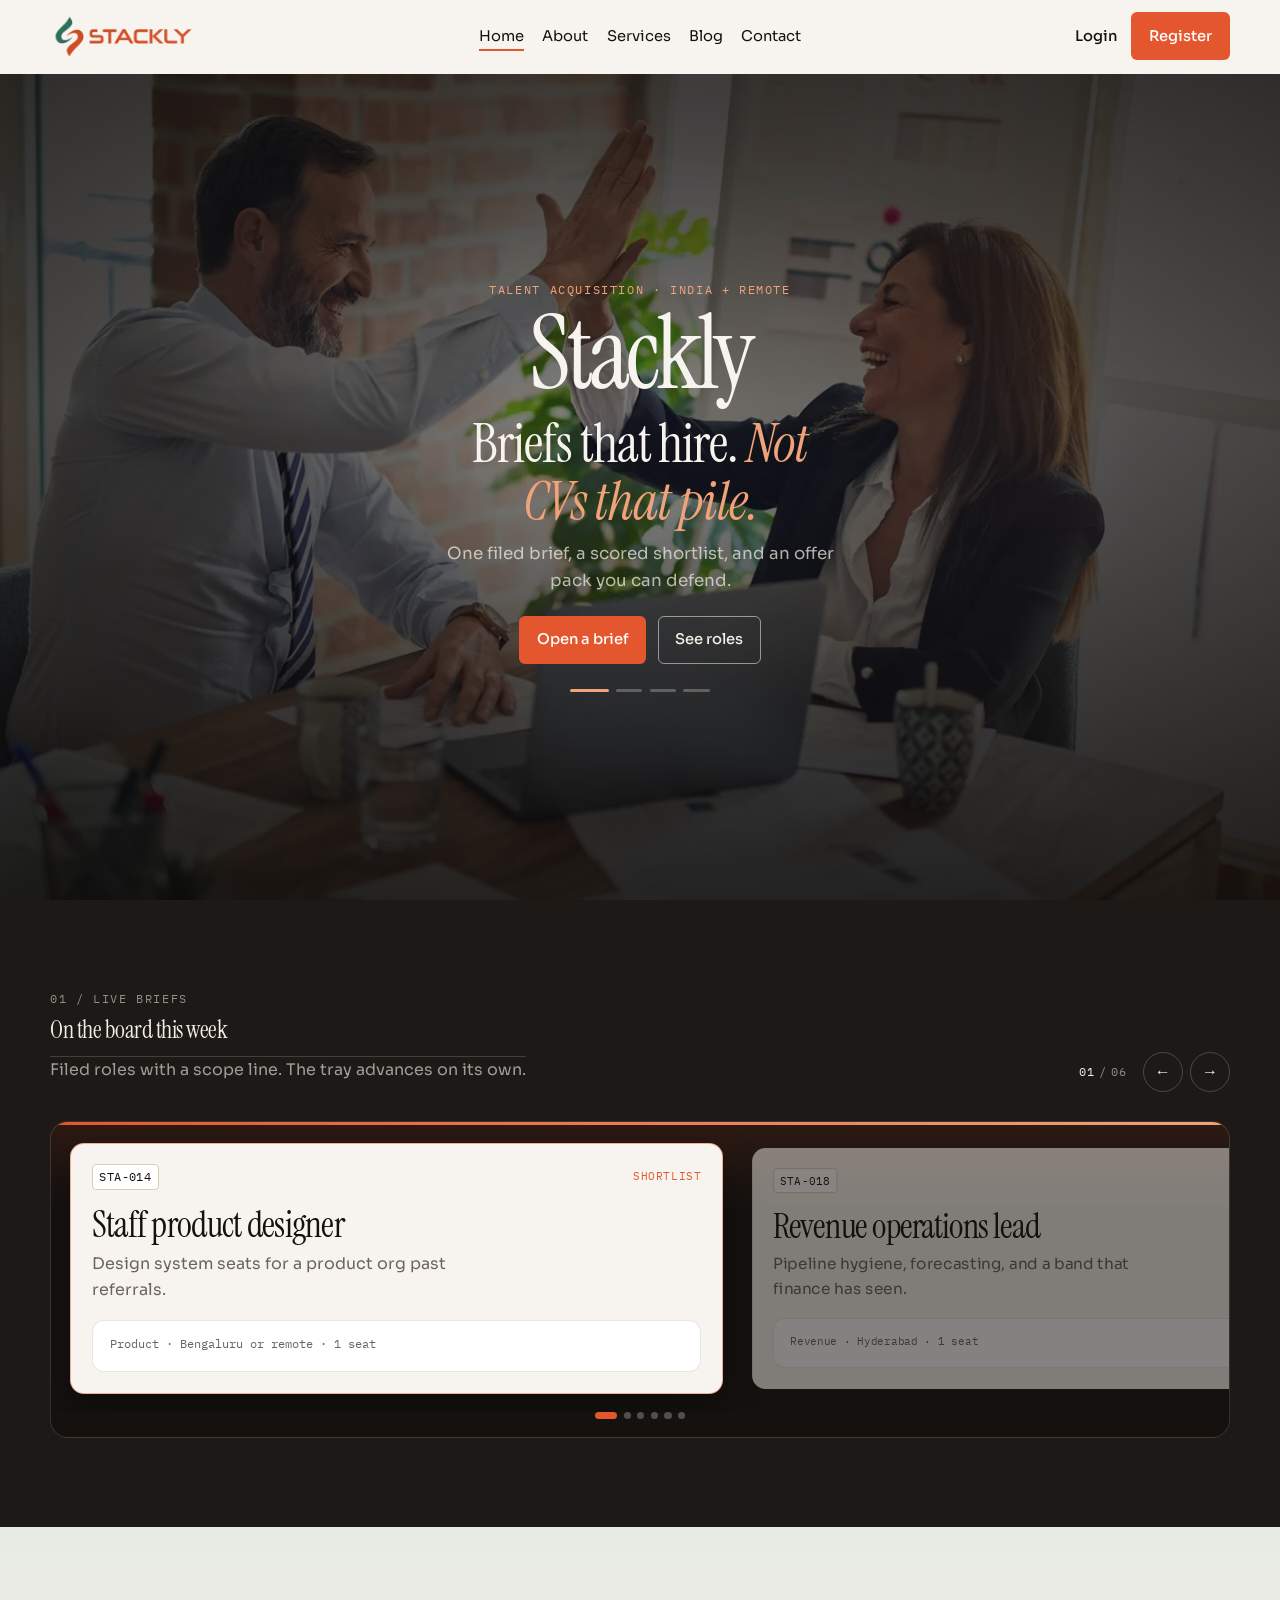
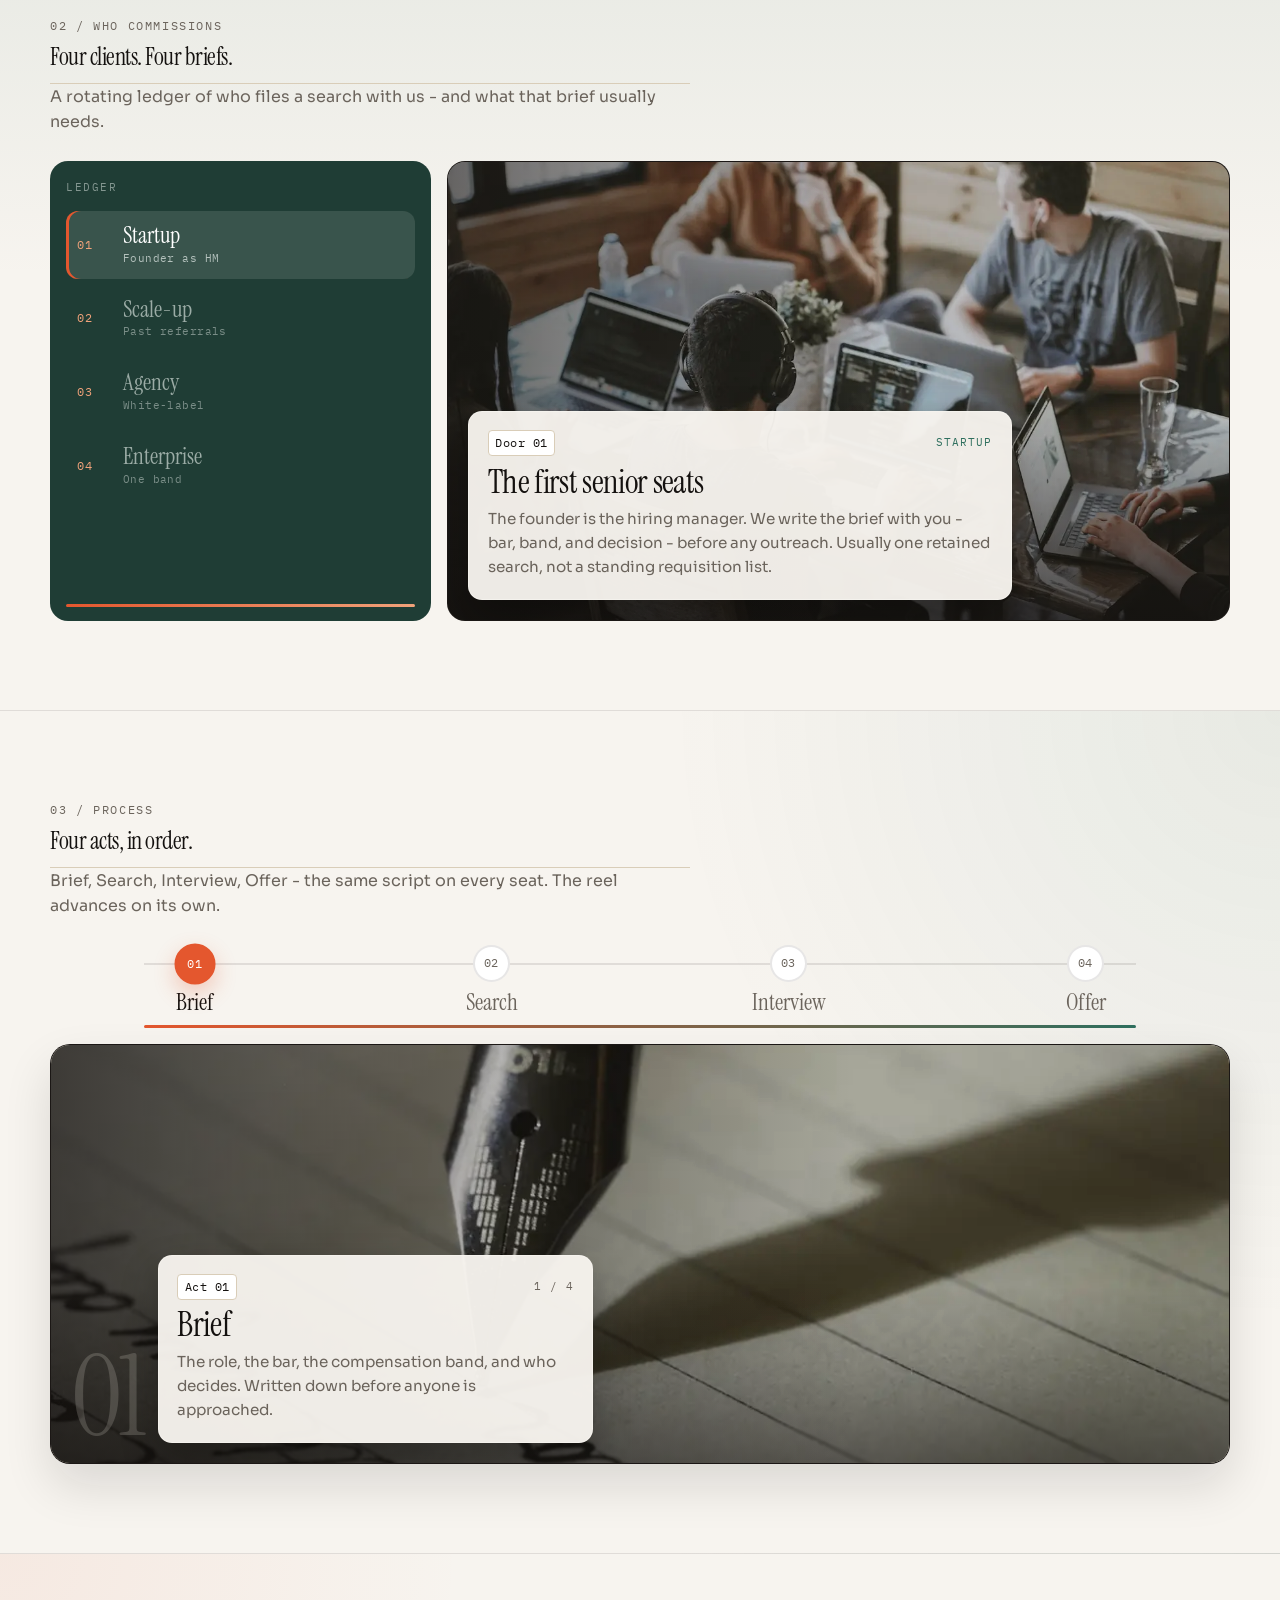
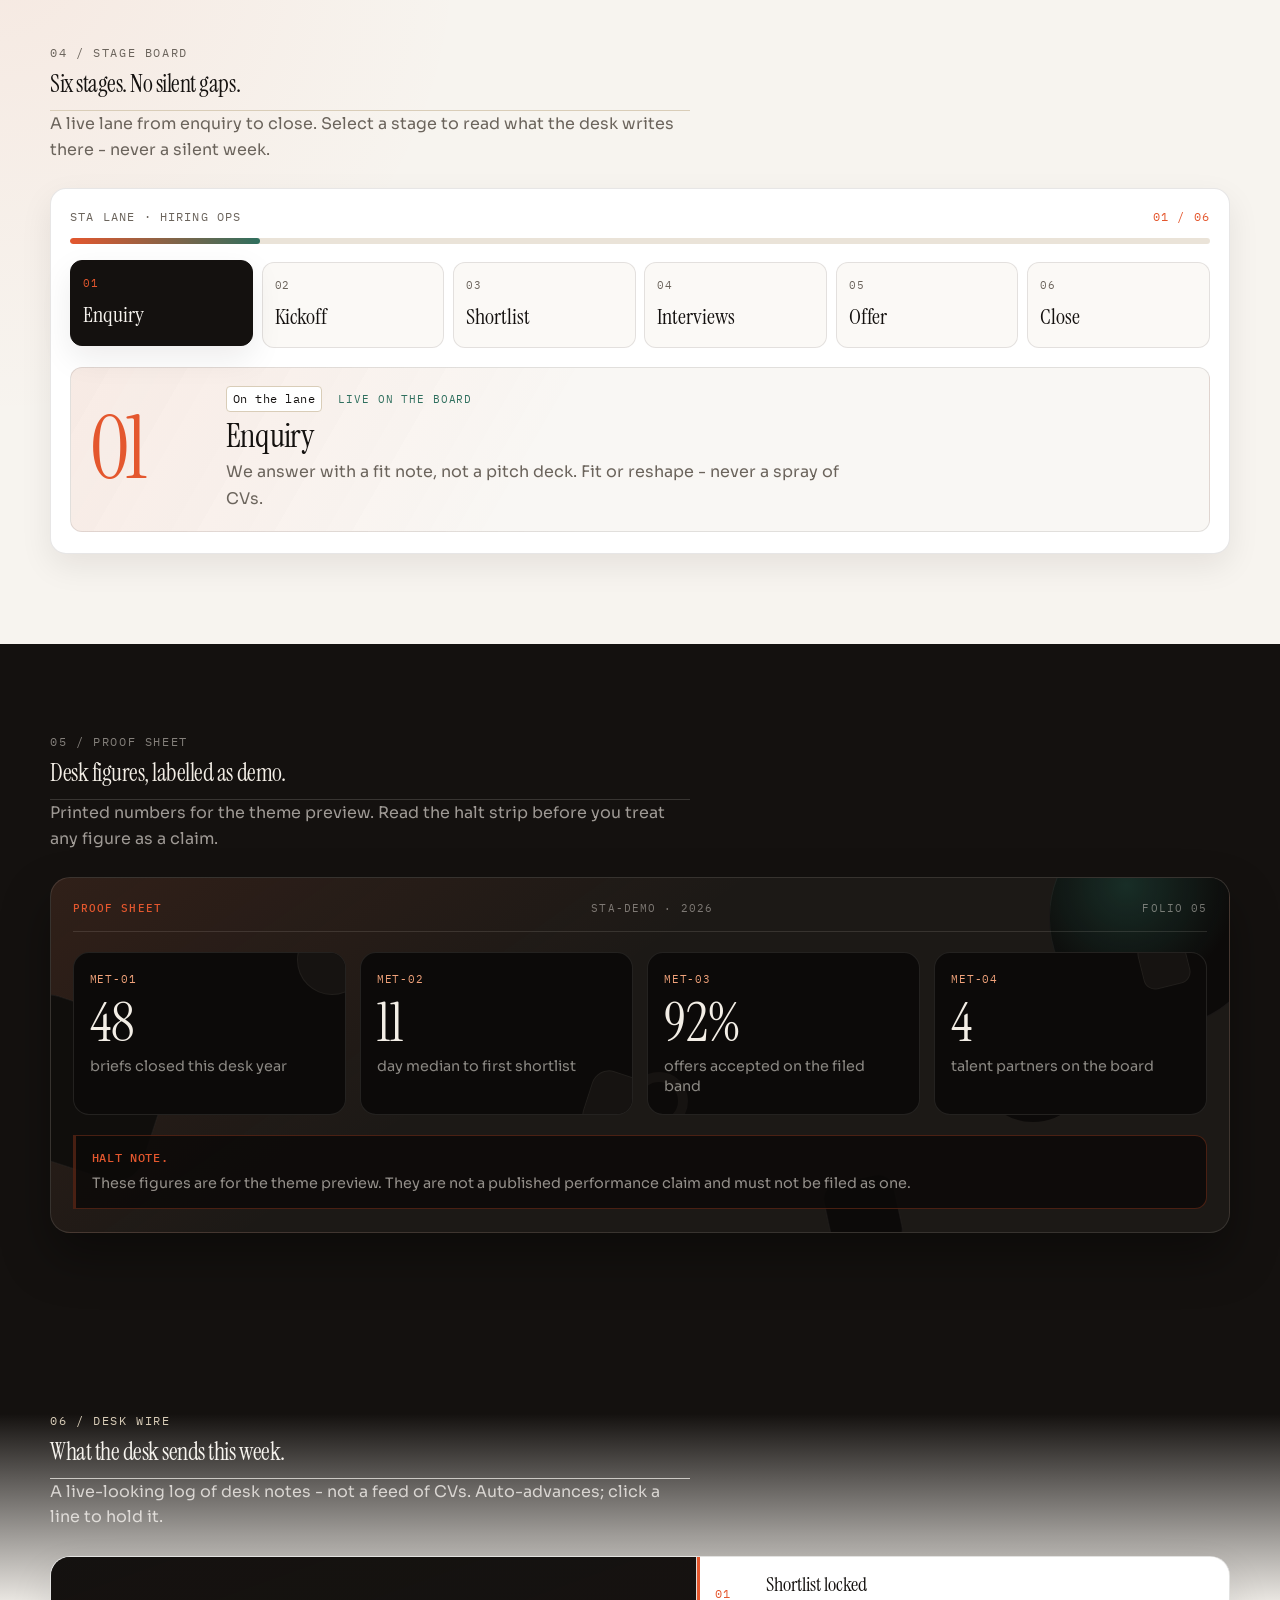
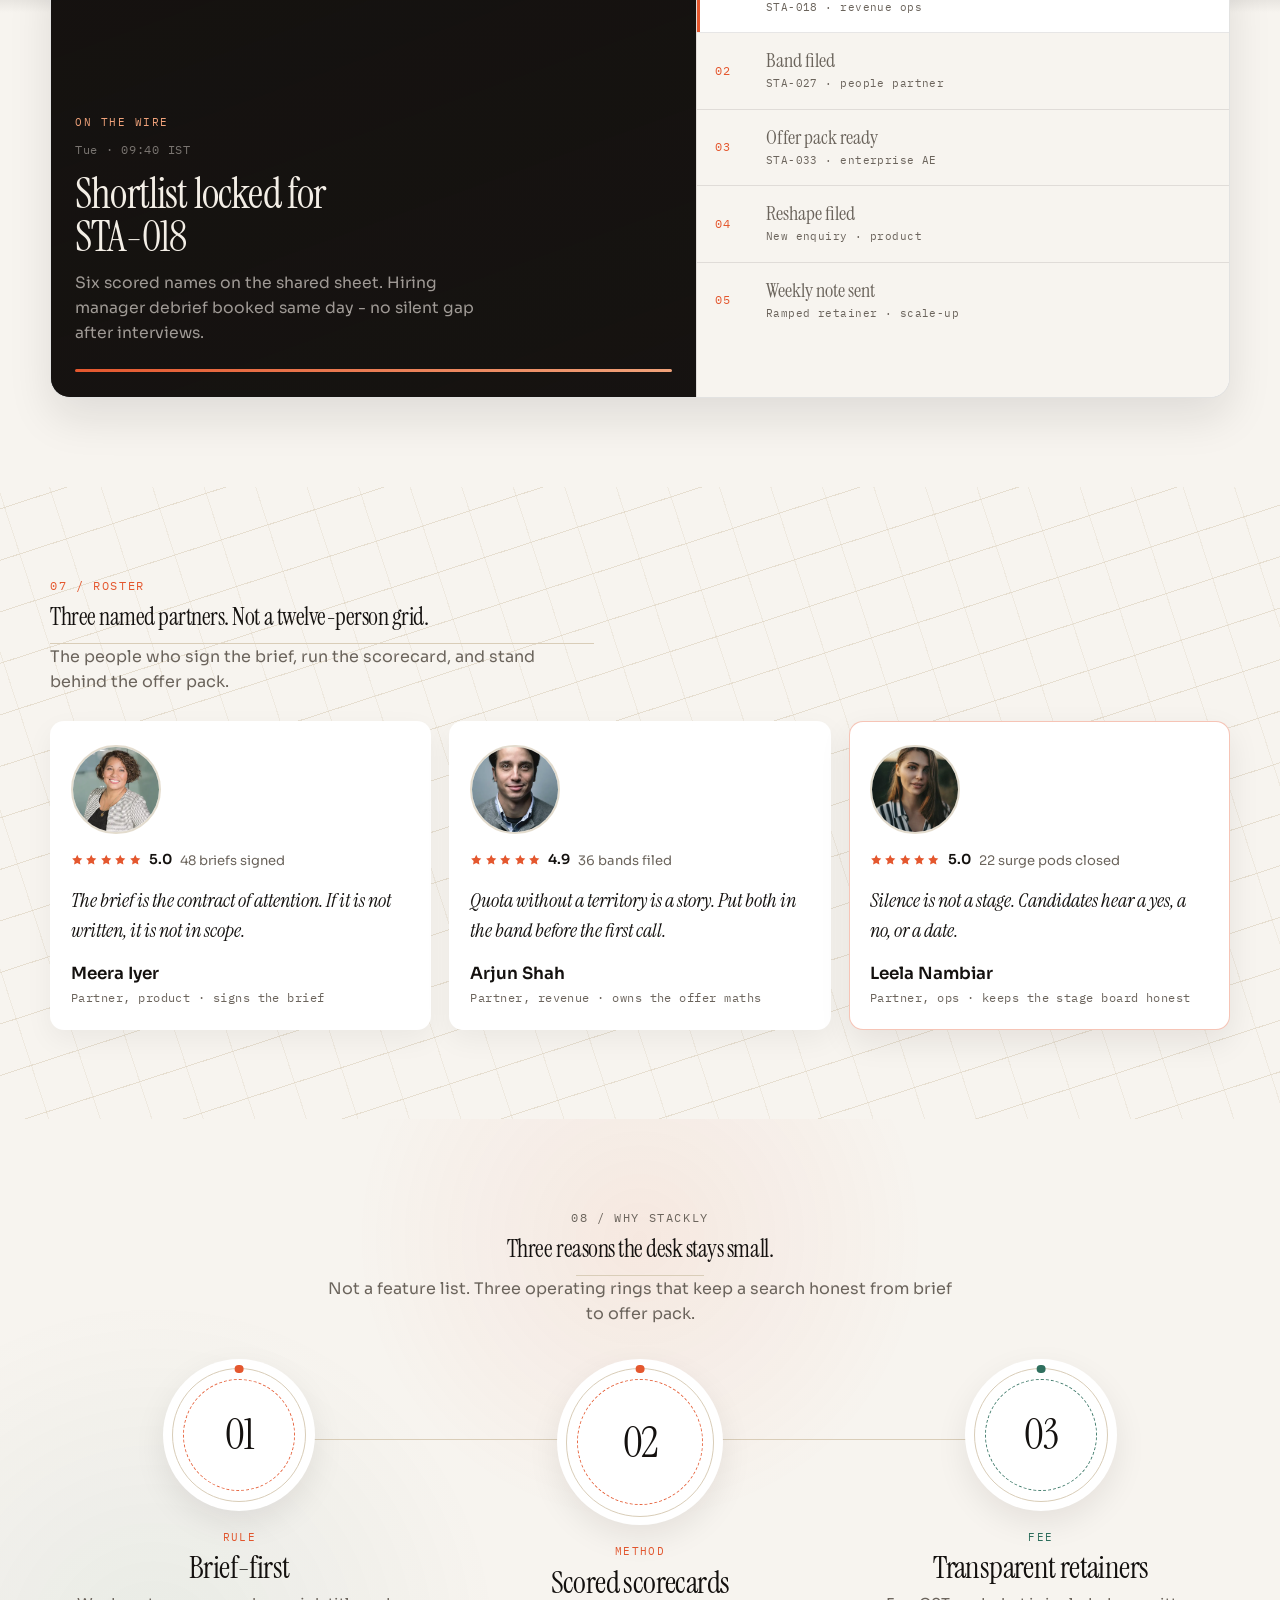
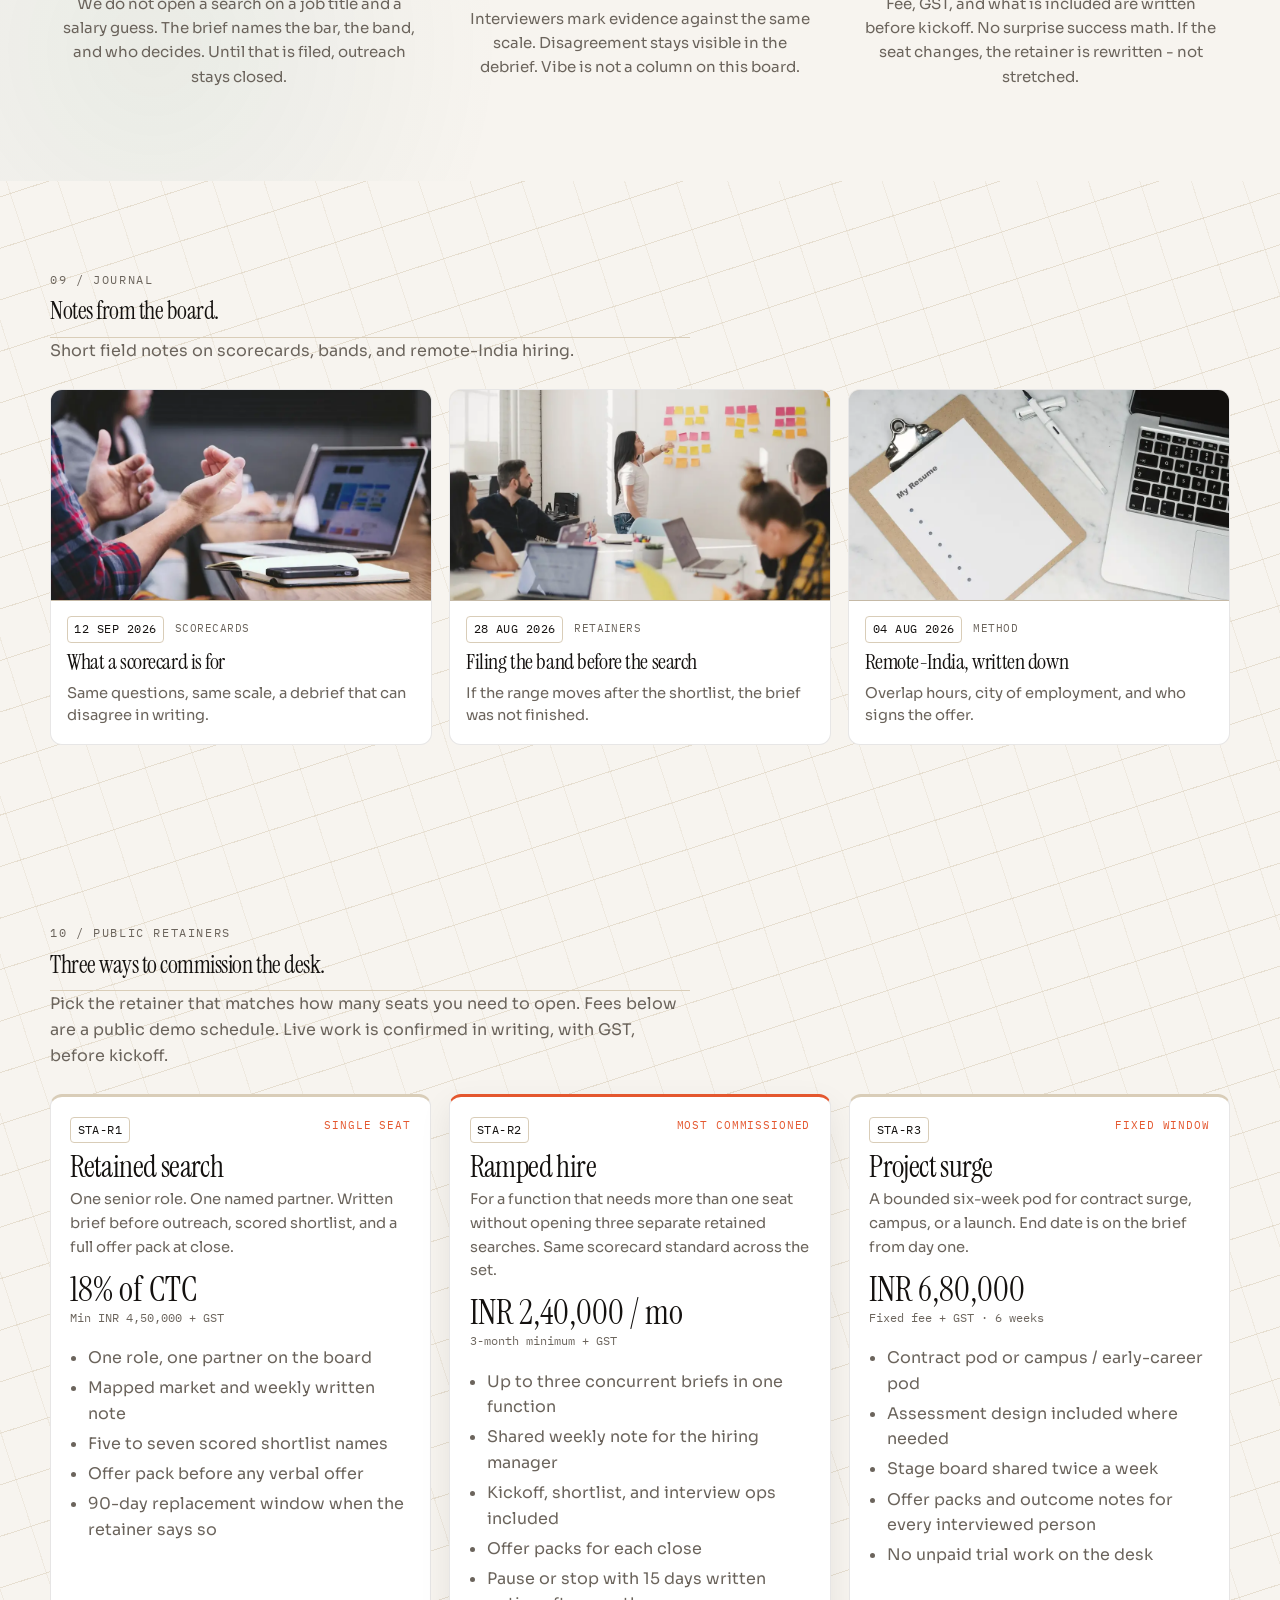
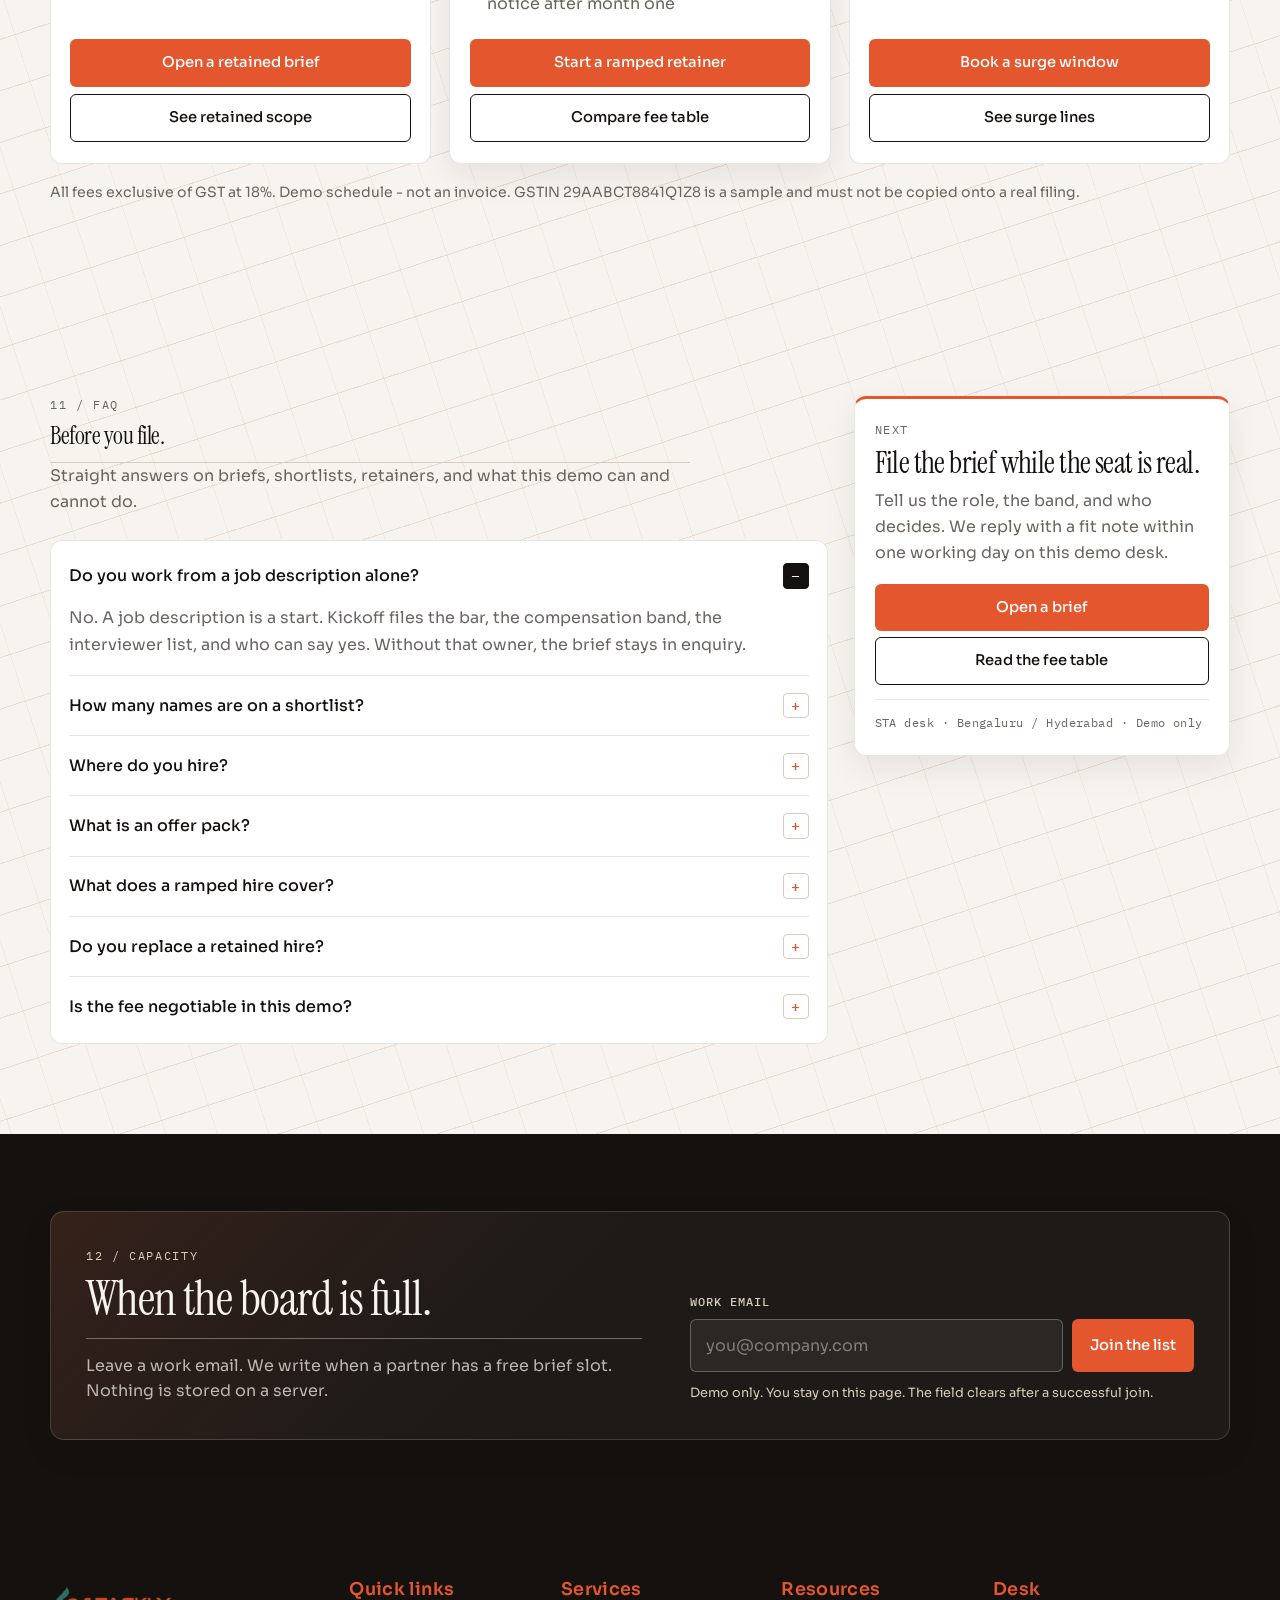
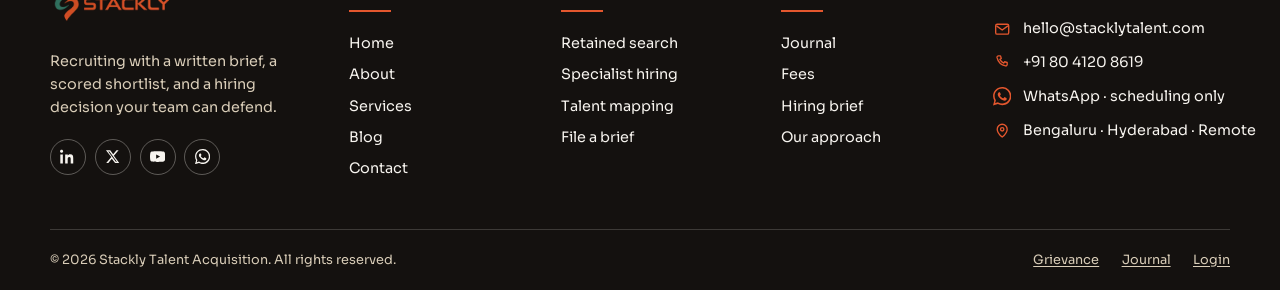
<file: index.html>
<!doctype html>
<html lang="en-IN">
  <head>
    <meta charset="utf-8" />
    <meta name="viewport" content="width=device-width, initial-scale=1" />
    <title>Stackly Talent Acquisition — Briefs that hire</title>
    <meta
      name="description"
      content="Stackly Talent Acquisition files a hiring brief before it files a CV. Mid-market search for product, ops, and revenue teams in India and remote."
    />
    <meta name="theme-color" content="#F7F4EF" />
    <link rel="icon" href="img/favicon.webp" type="image/webp" />
    <link rel="preconnect" href="https://fonts.googleapis.com" />
    <link rel="preconnect" href="https://fonts.gstatic.com" crossorigin />
    <link
      href="https://fonts.googleapis.com/css2?family=IBM+Plex+Mono:wght@400;500&family=Instrument+Serif:ital@0;1&family=Sora:wght@400;500;600&display=swap"
      rel="stylesheet"
    />
    <link href="https://unpkg.com/aos@2.3.4/dist/aos.css" rel="stylesheet" />
    <link rel="stylesheet" href="Css/style.css?v=sta29" />
    <link rel="stylesheet" href="Css/pages.css?v=sta23" />
    <link rel="stylesheet" href="Css/responsive.css?v=sta39" />
    <script>
      document.documentElement.classList.add("js");
    </script>
  </head>
  <body class="is-loading">
    <a class="skip-link" href="#main">Skip to content</a>
    <div
      class="preloader"
      id="preloader"
      role="status"
      aria-live="polite"
      aria-label="Opening the signal board"
    >
      <div class="pre-grid" aria-hidden="true"></div>
      <div class="pre-plate">
        <p class="kicker">Stackly Talent</p>
        <div class="reticle" aria-hidden="true">
          <span class="reticle-h"></span><span class="reticle-v"></span
          ><span class="reticle-dot"></span>
        </div>
        <p class="pre-word" data-pre-word>Brief</p>
        <div class="meter" aria-hidden="true"><span></span></div>
        <p class="pre-meta">
          <span data-meter>00</span><span data-pre-stage>Opening the board</span
          ><span>STA</span>
        </p>
      </div>
    </div>
    <header class="site-header" id="site-header">
      <div class="wrap header-bar">
        <a class="wordmark" href="index.html"
          ><img src="img/stackly-signal-red.webp" alt="Stackly Talent"
        /></a>
        <nav class="primary-nav" aria-label="Primary">
          <a class="is-current" href="index.html" aria-current="page">Home</a>
          <a href="about.html">About</a>
          <a href="services.html">Services</a>
          <a href="blog.html">Blog</a>
          <a href="contact.html">Contact</a>
        </nav>
        <div class="header-actions">
          <a class="text-link" href="login.html">Login</a>
          <a class="btn btn-signal" href="register.html">Register</a>
        </div>
        <button
          class="nav-toggle"
          type="button"
          aria-expanded="false"
          aria-controls="drawer"
          aria-label="Open menu"
        >
          <span></span>
        </button>
      </div>
    </header>
    <div class="drawer" id="drawer" aria-hidden="true">
      <nav class="drawer-panel" aria-label="Mobile">
        <div class="drawer-top"></div>
        <div class="drawer-links">
          <a href="index.html"><span class="drawer-label">Home</span></a>
          <a href="about.html"><span class="drawer-label">About</span></a>
          <a href="services.html"><span class="drawer-label">Services</span></a>
          <a href="blog.html"><span class="drawer-label">Blog</span></a>
          <a href="contact.html"><span class="drawer-label">Contact</span></a>
        </div>
        <div class="drawer-foot">
          <a class="btn btn-ghost" href="login.html">Sign in</a>
          <a class="btn btn-signal" href="register.html">Register</a>
          <p class="drawer-meta">India + remote � appointments only</p>
        </div>
      </nav>
    </div>
    <main id="main">
      <section class="hero-stage is-home" data-hero aria-label="Stackly Talent">
        <div class="hero-media" data-hero-slides>
          <img
            class="is-on"
            src="img/hero-desk.webp"
            width="1400"
            height="1050"
            alt="Colleagues working a hiring brief at a desk"
            fetchpriority="high"
          />
          <img
            src="img/act-brief.webp"
            width="1200"
            height="857"
            alt="Hands writing a hiring brief"
            loading="lazy"
          />
          <img
            src="img/journal-band.webp"
            width="1000"
            height="700"
            alt="A hiring team in a working session"
            loading="lazy"
          />
          <img
            src="img/act-offer.webp"
            width="1200"
            height="857"
            alt="Closing conversation after an offer"
            loading="lazy"
          />
        </div>
        <div class="hero-veil" aria-hidden="true"></div>
        <div class="wrap hero-copy">
          <p class="kicker">Talent acquisition · India + remote</p>
          <p class="brand-signal">Stackly</p>
          <h1>Briefs that hire. <em data-hero-spin>Not CVs that pile.</em></h1>
          <p class="support">
            One filed brief, a scored shortlist, and an offer pack you can
            defend.
          </p>
          <div class="cta-row">
            <a class="btn btn-signal" href="404.html">Open a brief</a>
            <a class="btn btn-ghost" href="404.html">See roles</a>
          </div>
          <div class="hero-rail" aria-hidden="true">
            <button
              type="button"
              class="is-on"
              data-hero-dot="0"
              aria-label="Slide 1"
            ></button>
            <button
              type="button"
              data-hero-dot="1"
              aria-label="Slide 2"
            ></button>
            <button
              type="button"
              data-hero-dot="2"
              aria-label="Slide 3"
            ></button>
            <button
              type="button"
              data-hero-dot="3"
              aria-label="Slide 4"
            ></button>
          </div>
        </div>
      </section>

      <section class="section briefs-lane" aria-labelledby="briefs-title">
        <div class="wrap">
          <header class="section-head briefs-head" data-aos="plate-rise">
            <div>
              <p class="kicker">01 / Live briefs</p>
              <h2 id="briefs-title">On the board this week</h2>
              <span class="rule" data-aos="rule-draw"></span>
              <p class="lede">
                Filed roles with a scope line. The tray advances on its own.
              </p>
            </div>
            <div class="brief-nav" aria-label="Browse briefs">
              <p class="brief-count">
                <span data-brief-now>01</span><span>/</span
                ><span data-brief-total>06</span>
              </p>
              <button type="button" data-brief-prev aria-label="Previous brief">
                &#8592;
              </button>
              <button type="button" data-brief-next aria-label="Next brief">
                &#8594;
              </button>
            </div>
          </header>
          <div class="brief-board" data-brief-swipe>
            <div class="brief-progress" aria-hidden="true">
              <span data-brief-fill></span>
            </div>
            <div class="brief-viewport">
              <div class="brief-track" data-brief-track>
                <article class="brief-slide is-on">
                  <div class="brief-folio">
                    <span class="stamp">STA-014</span>
                    <span class="brief-status is-wait">Shortlist</span>
                  </div>
                  <h3>Staff product designer</h3>
                  <p class="brief-lead">
                    Design system seats for a product org past referrals.
                  </p>
                  <p class="scope">Product · Bengaluru or remote · 1 seat</p>
                </article>
                <article class="brief-slide">
                  <div class="brief-folio">
                    <span class="stamp">STA-018</span>
                    <span class="brief-status">Interviews</span>
                  </div>
                  <h3>Revenue operations lead</h3>
                  <p class="brief-lead">
                    Pipeline hygiene, forecasting, and a band that finance has
                    seen.
                  </p>
                  <p class="scope">Revenue · Hyderabad · 1 seat</p>
                </article>
                <article class="brief-slide">
                  <div class="brief-folio">
                    <span class="stamp">STA-021</span>
                    <span class="brief-status">Search</span>
                  </div>
                  <h3>Backend engineer, payments</h3>
                  <p class="brief-lead">
                    Two concurrent seats on the same scorecard and overlap
                    hours.
                  </p>
                  <p class="scope">Product · Remote-India · 2 seats</p>
                </article>
                <article class="brief-slide">
                  <div class="brief-folio">
                    <span class="stamp">STA-027</span>
                    <span class="brief-status is-wait">Kickoff</span>
                  </div>
                  <h3>People partner, ops</h3>
                  <p class="brief-lead">
                    Ops partner who can own the stage board with the hiring
                    manager.
                  </p>
                  <p class="scope">Ops · Bengaluru · 1 seat</p>
                </article>
                <article class="brief-slide">
                  <div class="brief-folio">
                    <span class="stamp">STA-033</span>
                    <span class="brief-status is-ok">Offer</span>
                  </div>
                  <h3>Enterprise account executive</h3>
                  <p class="brief-lead">
                    Territory and OTE already filed. Offer pack in draft.
                  </p>
                  <p class="scope">Revenue · Mumbai / remote · 1 seat</p>
                </article>
                <article class="brief-slide">
                  <div class="brief-folio">
                    <span class="stamp">STA-036</span>
                    <span class="brief-status is-wait">Enquiry</span>
                  </div>
                  <h3>Implementation consultant</h3>
                  <p class="brief-lead">
                    Six-month contract surge. End date on the brief from day
                    one.
                  </p>
                  <p class="scope">Ops · Pune · Contract</p>
                </article>
              </div>
            </div>
            <div
              class="brief-dots"
              data-brief-dots
              role="tablist"
              aria-label="Brief slides"
            ></div>
          </div>
        </div>
      </section>

      <section class="section doors-lane" aria-labelledby="doors-title">
        <div class="wrap">
          <header class="section-head" data-aos="plate-rise">
            <p class="kicker">02 / Who commissions</p>
            <h2 id="doors-title">Four clients. Four briefs.</h2>
            <span class="rule" data-aos="rule-draw"></span>
            <p class="lede">
              A rotating ledger of who files a search with us - and what that
              brief usually needs.
            </p>
          </header>
          <div class="commission" data-doors>
            <aside class="commission-index" aria-label="Commissioner types">
              <p class="commission-index-kicker">Ledger</p>
              <button
                type="button"
                class="is-on"
                data-door="startup"
                aria-pressed="true"
              >
                <span class="commission-num">01</span>
                <span class="commission-label">
                  <strong>Startup</strong>
                  <em>Founder as HM</em>
                </span>
              </button>
              <button type="button" data-door="scale" aria-pressed="false">
                <span class="commission-num">02</span>
                <span class="commission-label">
                  <strong>Scale-up</strong>
                  <em>Past referrals</em>
                </span>
              </button>
              <button type="button" data-door="agency" aria-pressed="false">
                <span class="commission-num">03</span>
                <span class="commission-label">
                  <strong>Agency</strong>
                  <em>White-label</em>
                </span>
              </button>
              <button type="button" data-door="enterprise" aria-pressed="false">
                <span class="commission-num">04</span>
                <span class="commission-label">
                  <strong>Enterprise</strong>
                  <em>One band</em>
                </span>
              </button>
              <div class="door-meter" aria-hidden="true">
                <span data-door-fill></span>
              </div>
            </aside>
            <div class="commission-stage">
              <article class="commission-panel is-on" data-door-panel="startup">
                <img
                  src="img/act-search.webp"
                  width="1200"
                  height="857"
                  alt="Small product team around a table"
                  loading="lazy"
                />
                <div class="commission-letter">
                  <div class="commission-letter-top">
                    <span class="stamp">Door 01</span>
                    <span class="commission-tag">Startup</span>
                  </div>
                  <h3>The first senior seats</h3>
                  <p>
                    The founder is the hiring manager. We write the brief with
                    you - bar, band, and decision - before any outreach. Usually
                    one retained search, not a standing requisition list.
                  </p>
                </div>
              </article>
              <article class="commission-panel" data-door-panel="scale">
                <img
                  src="img/journal-band.webp"
                  width="1000"
                  height="700"
                  alt="A scale-up team in a working session"
                  loading="lazy"
                />
                <div class="commission-letter">
                  <div class="commission-letter-top">
                    <span class="stamp">Door 02</span>
                    <span class="commission-tag">Scale-up</span>
                  </div>
                  <h3>A function past referrals</h3>
                  <p>
                    Scorecards so four interviewers mark the same bar. A ramped
                    retainer covers up to three concurrent briefs in one team,
                    with a weekly written note.
                  </p>
                </div>
              </article>
              <article class="commission-panel" data-door-panel="agency">
                <img
                  src="img/act-brief.webp"
                  width="1200"
                  height="857"
                  alt="Hands writing a brief on paper"
                  loading="lazy"
                />
                <div class="commission-letter">
                  <div class="commission-letter-top">
                    <span class="stamp">Door 03</span>
                    <span class="commission-tag">Agency</span>
                  </div>
                  <h3>White-label for studios</h3>
                  <p>
                    Your client stays in the room. We do not put a second brand
                    on the offer pack. The brief still has to be filed - we will
                    not search from a forwarded job post.
                  </p>
                </div>
              </article>
              <article class="commission-panel" data-door-panel="enterprise">
                <img
                  src="img/visit-blr.webp"
                  width="1200"
                  height="823"
                  alt="A quiet office floor prepared for interviews"
                  loading="lazy"
                />
                <div class="commission-letter">
                  <div class="commission-letter-top">
                    <span class="stamp">Door 04</span>
                    <span class="commission-tag">Enterprise</span>
                  </div>
                  <h3>One team, one band</h3>
                  <p>
                    A named partner, a retainer, and a single compensation band.
                    We decline spray requisitions that have no owner and no
                    scorecard.
                  </p>
                </div>
              </article>
            </div>
          </div>
        </div>
      </section>

      <section class="section acts-lane" aria-labelledby="acts-title">
        <div class="wrap">
          <header class="section-head" data-aos="plate-rise">
            <p class="kicker">03 / Process</p>
            <h2 id="acts-title">Four acts, in order.</h2>
            <span class="rule" data-aos="rule-draw"></span>
            <p class="lede">
              Brief, Search, Interview, Offer - the same script on every seat.
              The reel advances on its own.
            </p>
          </header>
          <div class="act-script" data-acts data-aos="plate-rise">
            <div class="act-spine" role="group" aria-label="Hiring acts">
              <button
                type="button"
                class="is-on"
                data-act="0"
                aria-pressed="true"
              >
                <span class="act-bead">01</span>
                <span class="act-name">Brief</span>
              </button>
              <button type="button" data-act="1" aria-pressed="false">
                <span class="act-bead">02</span>
                <span class="act-name">Search</span>
              </button>
              <button type="button" data-act="2" aria-pressed="false">
                <span class="act-bead">03</span>
                <span class="act-name">Interview</span>
              </button>
              <button type="button" data-act="3" aria-pressed="false">
                <span class="act-bead">04</span>
                <span class="act-name">Offer</span>
              </button>
              <span class="act-meter" aria-hidden="true"
                ><span data-act-fill></span
              ></span>
            </div>
            <div class="act-canvas">
              <div class="act-frame">
                <img
                  class="is-on"
                  src="img/act-brief.webp"
                  width="1200"
                  height="857"
                  alt="A written brief on a desk"
                />
                <img
                  src="img/act-search.webp"
                  width="1200"
                  height="857"
                  alt="A team mapping a search"
                  loading="lazy"
                />
                <img
                  src="img/act-interview.webp"
                  width="1200"
                  height="857"
                  alt="An interview conversation across a table"
                  loading="lazy"
                />
                <img
                  src="img/act-offer.webp"
                  width="1200"
                  height="857"
                  alt="A handshake after an offer conversation"
                  loading="lazy"
                />
              </div>
              <div class="act-playbill">
                <p class="act-big" data-act-big aria-hidden="true">01</p>
                <div class="act-note">
                  <div class="act-note-top">
                    <span class="stamp" data-act-folio>Act 01</span>
                    <span class="act-of" data-act-of>1 / 4</span>
                  </div>
                  <h3 data-act-title>Brief</h3>
                  <p data-act-copy>
                    The role, the bar, the compensation band, and who decides.
                    Written down before anyone is approached.
                  </p>
                </div>
              </div>
            </div>
          </div>
        </div>
      </section>

      <section class="section stage-lane" aria-labelledby="stages-title">
        <div class="wrap" data-stages>
          <header class="section-head" data-aos="plate-rise">
            <p class="kicker">04 / Stage board</p>
            <h2 id="stages-title">Six stages. No silent gaps.</h2>
            <span class="rule" data-aos="rule-draw"></span>
            <p class="lede">
              A live lane from enquiry to close. Select a stage to read what the
              desk writes there - never a silent week.
            </p>
          </header>
          <div class="stage-shell" data-aos="plate-rise">
            <div class="stage-shell-top">
              <p class="stage-shell-kicker">STA lane · hiring ops</p>
              <p class="stage-progress-label">
                <span data-stage-folio>01</span> / 06
              </p>
            </div>
            <div class="stage-progress" aria-hidden="true">
              <span
                class="stage-progress-fill"
                data-stage-fill
                style="width: 16.66%"
              ></span>
            </div>
            <div class="stage-track" role="group" aria-label="Hiring stages">
              <button
                type="button"
                class="stage is-on"
                data-stage
                data-i="0"
                data-title="Enquiry"
                data-note="We answer with a fit note, not a pitch deck. Fit or reshape - never a spray of CVs."
              >
                <span class="stage-tile">
                  <span class="idx">01</span>
                  <strong>Enquiry</strong>
                </span>
              </button>
              <button
                type="button"
                class="stage"
                data-stage
                data-i="1"
                data-title="Kickoff"
                data-note="Brief, band, and decision maker are filed before outreach. Verbal-only starts are declined."
              >
                <span class="stage-tile">
                  <span class="idx">02</span>
                  <strong>Kickoff</strong>
                </span>
              </button>
              <button
                type="button"
                class="stage"
                data-stage
                data-i="2"
                data-title="Shortlist"
                data-note="Five to seven scored names. Not a folder of CVs. Each name carries a scorecard stub."
              >
                <span class="stage-tile">
                  <span class="idx">03</span>
                  <strong>Shortlist</strong>
                </span>
              </button>
              <button
                type="button"
                class="stage"
                data-stage
                data-i="3"
                data-title="Interviews"
                data-note="Shared scorecard. Same questions. Debrief the same day while the evidence is still fresh."
              >
                <span class="stage-tile">
                  <span class="idx">04</span>
                  <strong>Interviews</strong>
                </span>
              </button>
              <button
                type="button"
                class="stage"
                data-stage
                data-i="4"
                data-title="Offer"
                data-note="The offer pack reaches the hiring manager before the candidate call. No verbal-first theatre."
              >
                <span class="stage-tile">
                  <span class="idx">05</span>
                  <strong>Offer</strong>
                </span>
              </button>
              <button
                type="button"
                class="stage"
                data-stage
                data-i="5"
                data-title="Close"
                data-note="GST invoice and a 90-day replacement window where the retainer says so. File closed or restated."
              >
                <span class="stage-tile">
                  <span class="idx">06</span>
                  <strong>Close</strong>
                </span>
              </button>
            </div>
            <div class="stage-detail">
              <div class="stage-detail-num" aria-hidden="true" data-stage-big>
                01
              </div>
              <div class="stage-detail-copy">
                <div class="stage-detail-top">
                  <span class="stamp">On the lane</span>
                  <p class="stage-live" aria-live="polite">Live on the board</p>
                </div>
                <h3 data-stage-title>Enquiry</h3>
                <p class="stage-note" data-stage-note>
                  We answer with a fit note, not a pitch deck. Fit or reshape -
                  never a spray of CVs.
                </p>
              </div>
            </div>
          </div>
        </div>
      </section>

      <section class="section proof-sheet" aria-labelledby="proof-title">
        <div class="wrap">
          <header class="section-head" data-aos="plate-rise">
            <p class="kicker">05 / Proof sheet</p>
            <h2 id="proof-title">Desk figures, labelled as demo.</h2>
            <span class="rule" data-aos="rule-draw"></span>
            <p class="lede">
              Printed numbers for the theme preview. Read the halt strip before
              you treat any figure as a claim.
            </p>
          </header>
          <div class="proof-plate" data-aos="plate-rise">
            <div class="proof-shapes" aria-hidden="true">
              <span class="proof-shape is-circle"></span>
              <span class="proof-shape is-slab"></span>
              <span class="proof-shape is-ring"></span>
              <span class="proof-shape is-chip"></span>
            </div>
            <div class="proof-mast">
              <span>PROOF SHEET</span>
              <span>STA-DEMO · 2026</span>
              <span>FOLIO 05</span>
            </div>
            <div class="proof">
              <article class="metric">
                <p class="metric-code">MET-01</p>
                <b data-count="48">48</b>
                <span>briefs closed this desk year</span>
              </article>
              <article class="metric">
                <p class="metric-code">MET-02</p>
                <b data-count="11">11</b>
                <span>day median to first shortlist</span>
              </article>
              <article class="metric">
                <p class="metric-code">MET-03</p>
                <b>92%</b>
                <span>offers accepted on the filed band</span>
              </article>
              <article class="metric">
                <p class="metric-code">MET-04</p>
                <b data-count="4">4</b>
                <span>talent partners on the board</span>
              </article>
            </div>
            <p class="halt">
              <strong>Halt note.</strong> These figures are for the theme
              preview. They are not a published performance claim and must not
              be filed as one.
            </p>
          </div>
        </div>
      </section>

      <section class="section wire-lane" aria-labelledby="wire-title">
        <div class="wrap">
          <header class="section-head" data-aos="plate-rise">
            <p class="kicker">06 / Desk wire</p>
            <h2 id="wire-title">What the desk sends this week.</h2>
            <span class="rule" data-aos="rule-draw"></span>
            <p class="lede">
              A live-looking log of desk notes - not a feed of CVs.
              Auto-advances; click a line to hold it.
            </p>
          </header>
          <div class="wire-board" data-wire data-aos="plate-rise">
            <div class="wire-shapes" aria-hidden="true">
              <span class="wire-shape is-block"></span>
              <span class="wire-shape is-dot"></span>
              <span class="wire-shape is-bar"></span>
            </div>
            <div class="wire-focus">
              <p class="wire-focus-kicker">On the wire</p>
              <p class="wire-focus-time" data-wire-time>Tue · 09:40 IST</p>
              <h3 data-wire-title>Shortlist locked for STA-018</h3>
              <p data-wire-copy>
                Six scored names on the shared sheet. Hiring manager debrief
                booked same day - no silent gap after interviews.
              </p>
              <div class="wire-meter" aria-hidden="true">
                <span data-wire-fill></span>
              </div>
            </div>
            <div class="wire-log" role="list" aria-label="Desk wire entries">
              <button
                type="button"
                class="is-on"
                role="listitem"
                data-wire-item
                data-time="Tue · 09:40 IST"
                data-title="Shortlist locked for STA-018"
                data-copy="Six scored names on the shared sheet. Hiring manager debrief booked same day - no silent gap after interviews."
              >
                <span class="wire-mark">01</span>
                <span class="wire-line">
                  <strong>Shortlist locked</strong>
                  <em>STA-018 · revenue ops</em>
                </span>
              </button>
              <button
                type="button"
                role="listitem"
                data-wire-item
                data-time="Tue · 11:15 IST"
                data-title="Band filed before outreach"
                data-copy="Compensation band and decision maker written into the brief. Verbal-only starts are declined at the desk."
              >
                <span class="wire-mark">02</span>
                <span class="wire-line">
                  <strong>Band filed</strong>
                  <em>STA-027 · people partner</em>
                </span>
              </button>
              <button
                type="button"
                role="listitem"
                data-wire-item
                data-time="Wed · 14:05 IST"
                data-title="Offer pack before the call"
                data-copy="Pack reaches the hiring manager first. Candidate hears a clear yes, no, or a dated next step - never a shrug."
              >
                <span class="wire-mark">03</span>
                <span class="wire-line">
                  <strong>Offer pack ready</strong>
                  <em>STA-033 · enterprise AE</em>
                </span>
              </button>
              <button
                type="button"
                role="listitem"
                data-wire-item
                data-time="Thu · 16:30 IST"
                data-title="Reshape note, not a spray"
                data-copy="Enquiry answered with a fit note. Role either reshaped with the founder or politely declined - no CV folder sent cold."
              >
                <span class="wire-mark">04</span>
                <span class="wire-line">
                  <strong>Reshape filed</strong>
                  <em>New enquiry · product</em>
                </span>
              </button>
              <button
                type="button"
                role="listitem"
                data-wire-item
                data-time="Fri · 10:00 IST"
                data-title="Weekly note on the retainer"
                data-copy="Written stage note to the client desk. Who moved, who stalled, and what the next decision needs to be."
              >
                <span class="wire-mark">05</span>
                <span class="wire-line">
                  <strong>Weekly note sent</strong>
                  <em>Ramped retainer · scale-up</em>
                </span>
              </button>
            </div>
          </div>
        </div>
      </section>

      <section class="section roster-board" aria-labelledby="roster-title">
        <div class="wrap">
          <header class="section-head" data-aos="plate-rise">
            <p class="kicker">07 / Roster</p>
            <h2 id="roster-title">
              Three named partners. Not a twelve-person grid.
            </h2>
            <span class="rule" data-aos="rule-draw"></span>
            <p class="lede">
              The people who sign the brief, run the scorecard, and stand behind
              the offer pack.
            </p>
          </header>
          <div class="roster">
            <article class="partner" data-aos="plate-rise">
              <img
                class="partner-photo"
                src="img/partner-meera.webp"
                width="579"
                height="720"
                alt="Portrait used for Meera Iyer, product partner"
                loading="lazy"
              />
              <div class="partner-rating" aria-label="Rated 5.0 of 5">
                <span class="stars" aria-hidden="true">
                  <svg viewBox="0 0 12 12">
                    <path
                      d="M6 0.8l1.5 3.1 3.4.5-2.45 2.4.6 3.4L6 8.7 2.95 10.2l.6-3.4L1.1 4.4l3.4-.5z"
                    />
                  </svg>
                  <svg viewBox="0 0 12 12">
                    <path
                      d="M6 0.8l1.5 3.1 3.4.5-2.45 2.4.6 3.4L6 8.7 2.95 10.2l.6-3.4L1.1 4.4l3.4-.5z"
                    />
                  </svg>
                  <svg viewBox="0 0 12 12">
                    <path
                      d="M6 0.8l1.5 3.1 3.4.5-2.45 2.4.6 3.4L6 8.7 2.95 10.2l.6-3.4L1.1 4.4l3.4-.5z"
                    />
                  </svg>
                  <svg viewBox="0 0 12 12">
                    <path
                      d="M6 0.8l1.5 3.1 3.4.5-2.45 2.4.6 3.4L6 8.7 2.95 10.2l.6-3.4L1.1 4.4l3.4-.5z"
                    />
                  </svg>
                  <svg viewBox="0 0 12 12">
                    <path
                      d="M6 0.8l1.5 3.1 3.4.5-2.45 2.4.6 3.4L6 8.7 2.95 10.2l.6-3.4L1.1 4.4l3.4-.5z"
                    />
                  </svg>
                </span>
                <strong>5.0</strong>
                <span>48 briefs signed</span>
              </div>
              <blockquote>
                <p>
                  The brief is the contract of attention. If it is not written,
                  it is not in scope.
                </p>
              </blockquote>
              <h3>Meera Iyer</h3>
              <p class="partner-meta">Partner, product · signs the brief</p>
            </article>
            <article class="partner" data-aos="plate-rise">
              <img
                class="partner-photo"
                src="img/partner-arjun.webp"
                width="579"
                height="720"
                alt="Portrait used for Arjun Shah, revenue partner"
                loading="lazy"
              />
              <div class="partner-rating" aria-label="Rated 4.9 of 5">
                <span class="stars" aria-hidden="true">
                  <svg viewBox="0 0 12 12">
                    <path
                      d="M6 0.8l1.5 3.1 3.4.5-2.45 2.4.6 3.4L6 8.7 2.95 10.2l.6-3.4L1.1 4.4l3.4-.5z"
                    />
                  </svg>
                  <svg viewBox="0 0 12 12">
                    <path
                      d="M6 0.8l1.5 3.1 3.4.5-2.45 2.4.6 3.4L6 8.7 2.95 10.2l.6-3.4L1.1 4.4l3.4-.5z"
                    />
                  </svg>
                  <svg viewBox="0 0 12 12">
                    <path
                      d="M6 0.8l1.5 3.1 3.4.5-2.45 2.4.6 3.4L6 8.7 2.95 10.2l.6-3.4L1.1 4.4l3.4-.5z"
                    />
                  </svg>
                  <svg viewBox="0 0 12 12">
                    <path
                      d="M6 0.8l1.5 3.1 3.4.5-2.45 2.4.6 3.4L6 8.7 2.95 10.2l.6-3.4L1.1 4.4l3.4-.5z"
                    />
                  </svg>
                  <svg viewBox="0 0 12 12">
                    <path
                      d="M6 0.8l1.5 3.1 3.4.5-2.45 2.4.6 3.4L6 8.7 2.95 10.2l.6-3.4L1.1 4.4l3.4-.5z"
                    />
                  </svg>
                </span>
                <strong>4.9</strong>
                <span>36 bands filed</span>
              </div>
              <blockquote>
                <p>
                  Quota without a territory is a story. Put both in the band
                  before the first call.
                </p>
              </blockquote>
              <h3>Arjun Shah</h3>
              <p class="partner-meta">
                Partner, revenue · owns the offer maths
              </p>
            </article>
            <article class="partner is-active" data-aos="plate-rise">
              <img
                class="partner-photo"
                src="img/partner-leela.webp"
                width="579"
                height="720"
                alt="Portrait used for Leela Nambiar, ops partner"
                loading="lazy"
              />
              <div class="partner-rating" aria-label="Rated 5.0 of 5">
                <span class="stars" aria-hidden="true">
                  <svg viewBox="0 0 12 12">
                    <path
                      d="M6 0.8l1.5 3.1 3.4.5-2.45 2.4.6 3.4L6 8.7 2.95 10.2l.6-3.4L1.1 4.4l3.4-.5z"
                    />
                  </svg>
                  <svg viewBox="0 0 12 12">
                    <path
                      d="M6 0.8l1.5 3.1 3.4.5-2.45 2.4.6 3.4L6 8.7 2.95 10.2l.6-3.4L1.1 4.4l3.4-.5z"
                    />
                  </svg>
                  <svg viewBox="0 0 12 12">
                    <path
                      d="M6 0.8l1.5 3.1 3.4.5-2.45 2.4.6 3.4L6 8.7 2.95 10.2l.6-3.4L1.1 4.4l3.4-.5z"
                    />
                  </svg>
                  <svg viewBox="0 0 12 12">
                    <path
                      d="M6 0.8l1.5 3.1 3.4.5-2.45 2.4.6 3.4L6 8.7 2.95 10.2l.6-3.4L1.1 4.4l3.4-.5z"
                    />
                  </svg>
                  <svg viewBox="0 0 12 12">
                    <path
                      d="M6 0.8l1.5 3.1 3.4.5-2.45 2.4.6 3.4L6 8.7 2.95 10.2l.6-3.4L1.1 4.4l3.4-.5z"
                    />
                  </svg>
                </span>
                <strong>5.0</strong>
                <span>22 surge pods closed</span>
              </div>
              <blockquote>
                <p>
                  Silence is not a stage. Candidates hear a yes, a no, or a
                  date.
                </p>
              </blockquote>
              <h3>Leela Nambiar</h3>
              <p class="partner-meta">
                Partner, ops · keeps the stage board honest
              </p>
            </article>
          </div>
        </div>
      </section>

      <section class="section why-board" aria-labelledby="why-title">
        <div class="wrap">
          <header class="section-head why-head" data-aos="plate-rise">
            <p class="kicker">08 / Why Stackly</p>
            <h2 id="why-title">Three reasons the desk stays small.</h2>
            <span class="rule" data-aos="rule-draw"></span>
            <p class="lede">
              Not a feature list. Three operating rings that keep a search
              honest from brief to offer pack.
            </p>
          </header>
          <div class="why-orbit" role="list">
            <div class="why-chord" aria-hidden="true"></div>
            <article class="why-node" role="listitem" data-aos="plate-rise">
              <div class="why-circle" aria-hidden="true">
                <span class="why-ring"></span>
                <span class="why-ring is-inner"></span>
                <span class="why-dot"></span>
                <span class="why-num">01</span>
              </div>
              <p class="why-tag">Rule</p>
              <h3>Brief-first</h3>
              <p>
                We do not open a search on a job title and a salary guess. The
                brief names the bar, the band, and who decides. Until that is
                filed, outreach stays closed.
              </p>
            </article>
            <article
              class="why-node is-mid"
              role="listitem"
              data-aos="plate-rise"
            >
              <div class="why-circle is-signal" aria-hidden="true">
                <span class="why-ring"></span>
                <span class="why-ring is-inner"></span>
                <span class="why-dot"></span>
                <span class="why-num">02</span>
              </div>
              <p class="why-tag">Method</p>
              <h3>Scored scorecards</h3>
              <p>
                Interviewers mark evidence against the same scale. Disagreement
                stays visible in the debrief. Vibe is not a column on this
                board.
              </p>
            </article>
            <article class="why-node" role="listitem" data-aos="plate-rise">
              <div class="why-circle is-green" aria-hidden="true">
                <span class="why-ring"></span>
                <span class="why-ring is-inner"></span>
                <span class="why-dot"></span>
                <span class="why-num">03</span>
              </div>
              <p class="why-tag">Fee</p>
              <h3>Transparent retainers</h3>
              <p>
                Fee, GST, and what is included are written before kickoff. No
                surprise success math. If the seat changes, the retainer is
                rewritten - not stretched.
              </p>
            </article>
          </div>
        </div>
      </section>

      <section class="section" aria-labelledby="journal-title">
        <div class="wrap">
          <header class="section-head" data-aos="plate-rise">
            <p class="kicker">09 / Journal</p>
            <h2 id="journal-title">Notes from the board.</h2>
            <span class="rule" data-aos="rule-draw"></span>
            <p class="lede">
              Short field notes on scorecards, bands, and remote-India hiring.
            </p>
          </header>
          <div class="note-grid">
            <a class="note-card" href="404.html">
              <div class="note-media">
                <img
                  src="img/journal-score.webp"
                  width="1000"
                  height="700"
                  alt="Interviewers comparing notes after a loop"
                  loading="lazy"
                />
              </div>
              <div class="note-body">
                <p class="note-meta">
                  <span class="stamp">12 Sep 2026</span><span>Scorecards</span>
                </p>
                <h3>What a scorecard is for</h3>
                <p>
                  Same questions, same scale, a debrief that can disagree in
                  writing.
                </p>
              </div>
            </a>
            <a class="note-card" href="404.html">
              <div class="note-media">
                <img
                  src="img/journal-band.webp"
                  width="1000"
                  height="700"
                  alt="A hiring team standing around a table"
                  loading="lazy"
                />
              </div>
              <div class="note-body">
                <p class="note-meta">
                  <span class="stamp">28 Aug 2026</span><span>Retainers</span>
                </p>
                <h3>Filing the band before the search</h3>
                <p>
                  If the range moves after the shortlist, the brief was not
                  finished.
                </p>
              </div>
            </a>
            <a class="note-card" href="404.html">
              <div class="note-media">
                <img
                  src="img/journal-remote.webp"
                  width="1000"
                  height="700"
                  alt="A desk with a laptop and printed notes"
                  loading="lazy"
                />
              </div>
              <div class="note-body">
                <p class="note-meta">
                  <span class="stamp">04 Aug 2026</span><span>Method</span>
                </p>
                <h3>Remote-India, written down</h3>
                <p>
                  Overlap hours, city of employment, and who signs the offer.
                </p>
              </div>
            </a>
          </div>
        </div>
      </section>

      <section class="section" aria-labelledby="fees-title">
        <div class="wrap">
          <header class="section-head" data-aos="plate-rise">
            <p class="kicker">10 / Public retainers</p>
            <h2 id="fees-title">Three ways to commission the desk.</h2>
            <span class="rule" data-aos="rule-draw"></span>
            <p class="lede">
              Pick the retainer that matches how many seats you need to open.
              Fees below are a public demo schedule. Live work is confirmed in
              writing, with GST, before kickoff.
            </p>
          </header>
          <div class="plans">
            <article class="plan" data-aos="plate-rise">
              <div class="plan-top">
                <span class="stamp">STA-R1</span>
                <p class="plan-tag">Single seat</p>
              </div>
              <h3>Retained search</h3>
              <p class="plan-lead">
                One senior role. One named partner. Written brief before
                outreach, scored shortlist, and a full offer pack at close.
              </p>
              <p class="fee">18% of CTC</p>
              <p class="fee-note">Min INR 4,50,000 + GST</p>
              <ul>
                <li>One role, one partner on the board</li>
                <li>Mapped market and weekly written note</li>
                <li>Five to seven scored shortlist names</li>
                <li>Offer pack before any verbal offer</li>
                <li>90-day replacement window when the retainer says so</li>
              </ul>
              <div class="plan-actions">
                <a class="btn btn-signal" href="404.html"
                  >Open a retained brief</a
                >
                <a class="btn btn-line" href="404.html"
                  >See retained scope</a
                >
              </div>
            </article>
            <article class="plan is-lead" data-aos="plate-rise">
              <div class="plan-top">
                <span class="stamp">STA-R2</span>
                <p class="plan-tag">Most commissioned</p>
              </div>
              <h3>Ramped hire</h3>
              <p class="plan-lead">
                For a function that needs more than one seat without opening
                three separate retained searches. Same scorecard standard across
                the set.
              </p>
              <p class="fee">INR 2,40,000 / mo</p>
              <p class="fee-note">3-month minimum + GST</p>
              <ul>
                <li>Up to three concurrent briefs in one function</li>
                <li>Shared weekly note for the hiring manager</li>
                <li>Kickoff, shortlist, and interview ops included</li>
                <li>Offer packs for each close</li>
                <li>
                  Pause or stop with 15 days written notice after month one
                </li>
              </ul>
              <div class="plan-actions">
                <a class="btn btn-signal" href="404.html"
                  >Start a ramped retainer</a
                >
                <a class="btn btn-line" href="404.html"
                  >Compare fee table</a
                >
              </div>
            </article>
            <article class="plan" data-aos="plate-rise">
              <div class="plan-top">
                <span class="stamp">STA-R3</span>
                <p class="plan-tag">Fixed window</p>
              </div>
              <h3>Project surge</h3>
              <p class="plan-lead">
                A bounded six-week pod for contract surge, campus, or a launch.
                End date is on the brief from day one.
              </p>
              <p class="fee">INR 6,80,000</p>
              <p class="fee-note">Fixed fee + GST · 6 weeks</p>
              <ul>
                <li>Contract pod or campus / early-career pod</li>
                <li>Assessment design included where needed</li>
                <li>Stage board shared twice a week</li>
                <li>
                  Offer packs and outcome notes for every interviewed person
                </li>
                <li>No unpaid trial work on the desk</li>
              </ul>
              <div class="plan-actions">
                <a class="btn btn-signal" href="404.html"
                  >Book a surge window</a
                >
                <a class="btn btn-line" href="404.html"
                  >See surge lines</a
                >
              </div>
            </article>
          </div>
          <p class="gst-note">
            All fees exclusive of GST at 18%. Demo schedule - not an invoice.
            GSTIN 29AABCT8841Q1Z8 is a sample and must not be copied onto a real
            filing.
          </p>
        </div>
      </section>

      <section class="section" aria-labelledby="faq-title">
        <div class="wrap faq-layout">
          <div>
            <header class="section-head" data-aos="plate-rise">
              <p class="kicker">11 / FAQ</p>
              <h2 id="faq-title">Before you file.</h2>
              <span class="rule" data-aos="rule-draw"></span>
              <p class="lede">
                Straight answers on briefs, shortlists, retainers, and what this
                demo can and cannot do.
              </p>
            </header>
            <div class="faq-panel faq-list">
              <details class="faq" open>
                <summary>Do you work from a job description alone?</summary>
                <p>
                  No. A job description is a start. Kickoff files the bar, the
                  compensation band, the interviewer list, and who can say yes.
                  Without that owner, the brief stays in enquiry.
                </p>
              </details>
              <details class="faq">
                <summary>How many names are on a shortlist?</summary>
                <p>
                  Usually five to seven, each with a scorecard stub. We do not
                  send a stack of CVs and call it a search. If the list feels
                  thin, we narrow the bar before we add names.
                </p>
              </details>
              <details class="faq">
                <summary>Where do you hire?</summary>
                <p>
                  India, and remote roles employed in India. Bengaluru and
                  Hyderabad are the desks. Other cities are fine when the brief
                  names the city, the entity, and the overlap hours.
                </p>
              </details>
              <details class="faq">
                <summary>What is an offer pack?</summary>
                <p>
                  The role brief, the scorecard, the compensation band, notice
                  and start, reference notes, and the decision. One document the
                  hiring manager can stand behind before any verbal offer.
                </p>
              </details>
              <details class="faq">
                <summary>What does a ramped hire cover?</summary>
                <p>
                  Up to three concurrent briefs inside one function, a weekly
                  written note, and the same scorecard standard as a retained
                  search. Product and revenue are separate retainers unless one
                  owner and one band logic apply.
                </p>
              </details>
              <details class="faq">
                <summary>Do you replace a retained hire?</summary>
                <p>
                  Yes, inside 90 days, if the person leaves or the brief was met
                  and the seat is still the same. A rewritten city, bar, or
                  title is a new brief - not a free rewrite of the old one.
                </p>
              </details>
              <details class="faq">
                <summary>Is the fee negotiable in this demo?</summary>
                <p>
                  The public schedule is illustrative. A live retainer is
                  confirmed in writing, with GST, before work starts. This site
                  does not take payment and does not create a real mandate.
                </p>
              </details>
            </div>
          </div>
          <aside class="aside-cta">
            <p class="kicker">Next</p>
            <h3>File the brief while the seat is real.</h3>
            <p>
              Tell us the role, the band, and who decides. We reply with a fit
              note within one working day on this demo desk.
            </p>
            <a class="btn btn-signal" href="404.html">Open a brief</a>
            <a class="btn btn-line" href="404.html"
              >Read the fee table</a
            >
            <p class="aside-meta">
              STA desk · Bengaluru / Hyderabad · Demo only
            </p>
          </aside>
        </div>
      </section>

      <section class="section capacity" aria-labelledby="capacity-title">
        <div class="wrap">
          <div class="capacity-plate" data-aos="plate-rise">
            <header class="capacity-copy">
              <p class="kicker">12 / Capacity</p>
              <h2 id="capacity-title">When the board is full.</h2>
              <span class="rule" data-aos="rule-draw"></span>
              <p class="lede">
                Leave a work email. We write when a partner has a free brief
                slot. Nothing is stored on a server.
              </p>
            </header>
            <form
              class="capacity-form"
              data-news
              action="404.html"
              method="post"
              novalidate
            >
              <div class="capacity-field" data-field>
                <label for="news-email">Work email</label>
                <div class="capacity-row">
                  <input
                    id="news-email"
                    name="email"
                    type="email"
                    required
                    placeholder="you@company.com"
                    autocomplete="email"
                    inputmode="email"
                  />
                  <button class="btn btn-signal" type="submit">
                    Join the list
                  </button>
                </div>
                <p class="field-error">Enter a valid work email.</p>
              </div>
              <p class="fine">
                Demo only. You stay on this page. The field clears after a
                successful join.
              </p>
            </form>
          </div>
        </div>
      </section>
    </main>
    <footer class="site-footer">
      <div class="wrap foot-grid">
        <div class="foot-brand">
          <a class="wordmark" href="index.html"
            ><img src="img/stackly-signal-red.webp" alt="Stackly Talent"
          /></a>
          <p>
            Recruiting with a written brief, a scored shortlist, and a hiring
            decision your team can defend.
          </p>
          <div class="foot-socials" aria-label="Social links">
            <a
              href="404.html"
        
              aria-label="LinkedIn"
              ><svg viewBox="0 0 24 24" aria-hidden="true">
                <path
                  d="M4.98 3.5C4.98 4.88 3.86 6 2.5 6S0 4.88 0 3.5 1.12 1 2.5 1s2.48 1.12 2.48 2.5zM.5 8.5h4V23h-4V8.5zM8.5 8.5h3.8v2h.05c.53-1 1.83-2.05 3.77-2.05 4.03 0 4.78 2.65 4.78 6.1V23h-4v-6.6c0-1.57-.03-3.6-2.2-3.6-2.2 0-2.54 1.72-2.54 3.5V23h-4V8.5z"
                /></svg
            ></a>
            <a
              href="404.html"
       
              aria-label="X"
              ><svg viewBox="0 0 24 24" aria-hidden="true">
                <path
                  d="M18.244 2H21.5l-7.5 8.57L22.5 22h-6.59l-5.16-6.74L5.2 22H1.94l8.03-9.17L1.5 2h6.75l4.66 6.2L18.244 2zm-1.16 18h1.8L7.02 3.94H5.1L17.084 20z"
                /></svg
            ></a>
            <a
              href="404.html"
      
              aria-label="YouTube"
              ><svg viewBox="0 0 24 24" aria-hidden="true">
                <path
                  d="M23.5 6.2a3 3 0 0 0-2.1-2.1C19.5 3.5 12 3.5 12 3.5s-7.5 0-9.4.6A3 3 0 0 0 .5 6.2 31.5 31.5 0 0 0 0 12a31.5 31.5 0 0 0 .5 5.8 3 3 0 0 0 2.1 2.1c1.9.6 9.4.6 9.4.6s7.5 0 9.4-.6a3 3 0 0 0 2.1-2.1A31.5 31.5 0 0 0 24 12a31.5 31.5 0 0 0-.5-5.8zM9.75 15.5v-7l6.2 3.5-6.2 3.5z"
                /></svg
            ></a>
            <a
              href="404.html"
      
              aria-label="WhatsApp"
              ><svg viewBox="0 0 24 24" aria-hidden="true">
                <path
                  d="M20.5 3.5A10.9 10.9 0 0 0 12 0C5.4 0 .1 5.3.1 11.9c0 2.1.5 4.1 1.6 5.9L0 24l6.3-1.7a11.9 11.9 0 0 0 5.7 1.5h.1c6.6 0 11.9-5.3 11.9-11.9 0-3.2-1.2-6.2-3.5-8.4zM12 21.5h-.1a9.8 9.8 0 0 1-5-1.4l-.4-.2-3.7 1 1-3.6-.2-.4a9.8 9.8 0 0 1-1.5-5.2C2.1 6.4 6.5 2 12 2a9.8 9.8 0 0 1 9.9 9.8c0 5.4-4.4 9.7-9.9 9.7zm5.4-7.3c-.3-.1-1.7-.8-2-.9-.3-.1-.5-.2-.7.2-.2.3-.8.9-.9 1.1-.2.2-.3.2-.6.1-1.7-.8-2.9-1.5-4-3.4-.3-.5.3-.5.9-1.6.1-.2 0-.4 0-.5l-.8-1.8c-.2-.5-.4-.4-.7-.4h-.6c-.2 0-.5.1-.8.4-.3.3-1 1-1 2.4s1 2.8 1.2 3c.1.2 2 3.1 4.9 4.3.7.3 1.2.5 1.6.6.7.2 1.3.2 1.8.1.6-.1 1.7-.7 2-1.4.2-.7.2-1.3.2-1.4 0-.1-.2-.2-.5-.3z"
                /></svg
            ></a>
          </div>
        </div>
        <div class="foot-links">
          <h2 class="footer-title">Quick links</h2>
          <a href="index.html">Home</a>
          <a href="about.html">About</a>
          <a href="services.html">Services</a>
          <a href="blog.html">Blog</a>
          <a href="contact.html">Contact</a>
        </div>
        <div class="foot-links">
          <h2 class="footer-title">Services</h2>
          <a href="404.html">Retained search</a>
          <a href="404.html">Specialist hiring</a>
          <a href="404.html">Talent mapping</a>
          <a href="404.html">File a brief</a>
        </div>
        <div class="foot-links">
          <h2 class="footer-title">Resources</h2>
          <a href="404.html">Journal</a>
          <a href="404.html">Fees</a>
          <a href="404.html">Hiring brief</a>
          <a href="404.html">Our approach</a>
        </div>
        <div class="foot-contact">
          <h2 class="footer-title">Desk</h2>
          <a class="foot-line" href="404.html">
            <svg
              class="foot-ico is-stroke"
              viewBox="0 0 24 24"
              aria-hidden="true"
            >
              <rect x="3.5" y="5.5" width="17" height="13" rx="2" />
              <path d="m5 8 7 5 7-5" />
            </svg>
            <span>hello@stacklytalent.com</span>
          </a>
          <a class="foot-line" href="404.html">
            <svg
              class="foot-ico is-stroke"
              viewBox="0 0 24 24"
              aria-hidden="true"
            >
              <path
                d="M7 3.8h2.8l1 3.4-1.8 1.1a11.2 11.2 0 0 0 5 4.9l1.1-1.8 3.4 1v2.7a1.8 1.8 0 0 1-2 1.8A14.4 14.4 0 0 1 5.2 5.8 1.8 1.8 0 0 1 7 3.8z"
              />
            </svg>
            <span>+91 80 4120 8619</span>
          </a>
          <a
            class="foot-line"
            href="404.html"
          >
            <svg
              class="foot-ico is-fill"
              viewBox="0 0 24 24"
              aria-hidden="true"
            >
              <path
                d="M20.5 3.5A10.9 10.9 0 0 0 12 0C5.4 0 .1 5.3.1 11.9c0 2.1.5 4.1 1.6 5.9L0 24l6.3-1.7a11.9 11.9 0 0 0 5.7 1.5h.1c6.6 0 11.9-5.3 11.9-11.9 0-3.2-1.2-6.2-3.5-8.4zM12 21.5h-.1a9.8 9.8 0 0 1-5-1.4l-.4-.2-3.7 1 1-3.6-.2-.4a9.8 9.8 0 0 1-1.5-5.2C2.1 6.4 6.5 2 12 2a9.8 9.8 0 0 1 9.9 9.8c0 5.4-4.4 9.7-9.9 9.7zm5.4-7.3c-.3-.1-1.7-.8-2-.9-.3-.1-.5-.2-.7.2-.2.3-.8.9-.9 1.1-.2.2-.3.2-.6.1-1.7-.8-2.9-1.5-4-3.4-.3-.5.3-.5.9-1.6.1-.2 0-.4 0-.5l-.8-1.8c-.2-.5-.4-.4-.7-.4h-.6c-.2 0-.5.1-.8.4-.3.3-1 1-1 2.4s1 2.8 1.2 3c.1.2 2 3.1 4.9 4.3.7.3 1.2.5 1.6.6.7.2 1.3.2 1.8.1.6-.1 1.7-.7 2-1.4.2-.7.2-1.3.2-1.4 0-.1-.2-.2-.5-.3z"
              />
            </svg>
            <span>WhatsApp · scheduling only</span>
          </a>
          <a class="foot-line" href="404.html">
            <svg
              class="foot-ico is-stroke"
              viewBox="0 0 24 24"
              aria-hidden="true"
            >
              <path
                d="M12 21s6.5-5.1 6.5-10.2a6.5 6.5 0 1 0-13 0C5.5 15.9 12 21 12 21z"
              />
              <circle cx="12" cy="10.8" r="2.2" />
            </svg>
            <span>Bengaluru · Hyderabad · Remote</span>
          </a>
        </div>
      </div>
      <div class="wrap foot-base">
        <span
          >© <span id="y">2026</span> Stackly Talent Acquisition. All rights
          reserved.</span
        >
        <nav aria-label="Footer legal">
          <a href="404.html">Grievance</a><a href="404.html">Journal</a
          ><a href="login.html">Login</a>
        </nav>
      </div>
    </footer>
    <div class="toast" id="toast" role="status" aria-live="polite"></div>
    <script src="Js/data.js?v=sta6"></script>
    <script src="https://unpkg.com/aos@2.3.4/dist/aos.js"></script>
    <script src="Js/main.js?v=sta26"></script>
  </body>
</html>
</file>
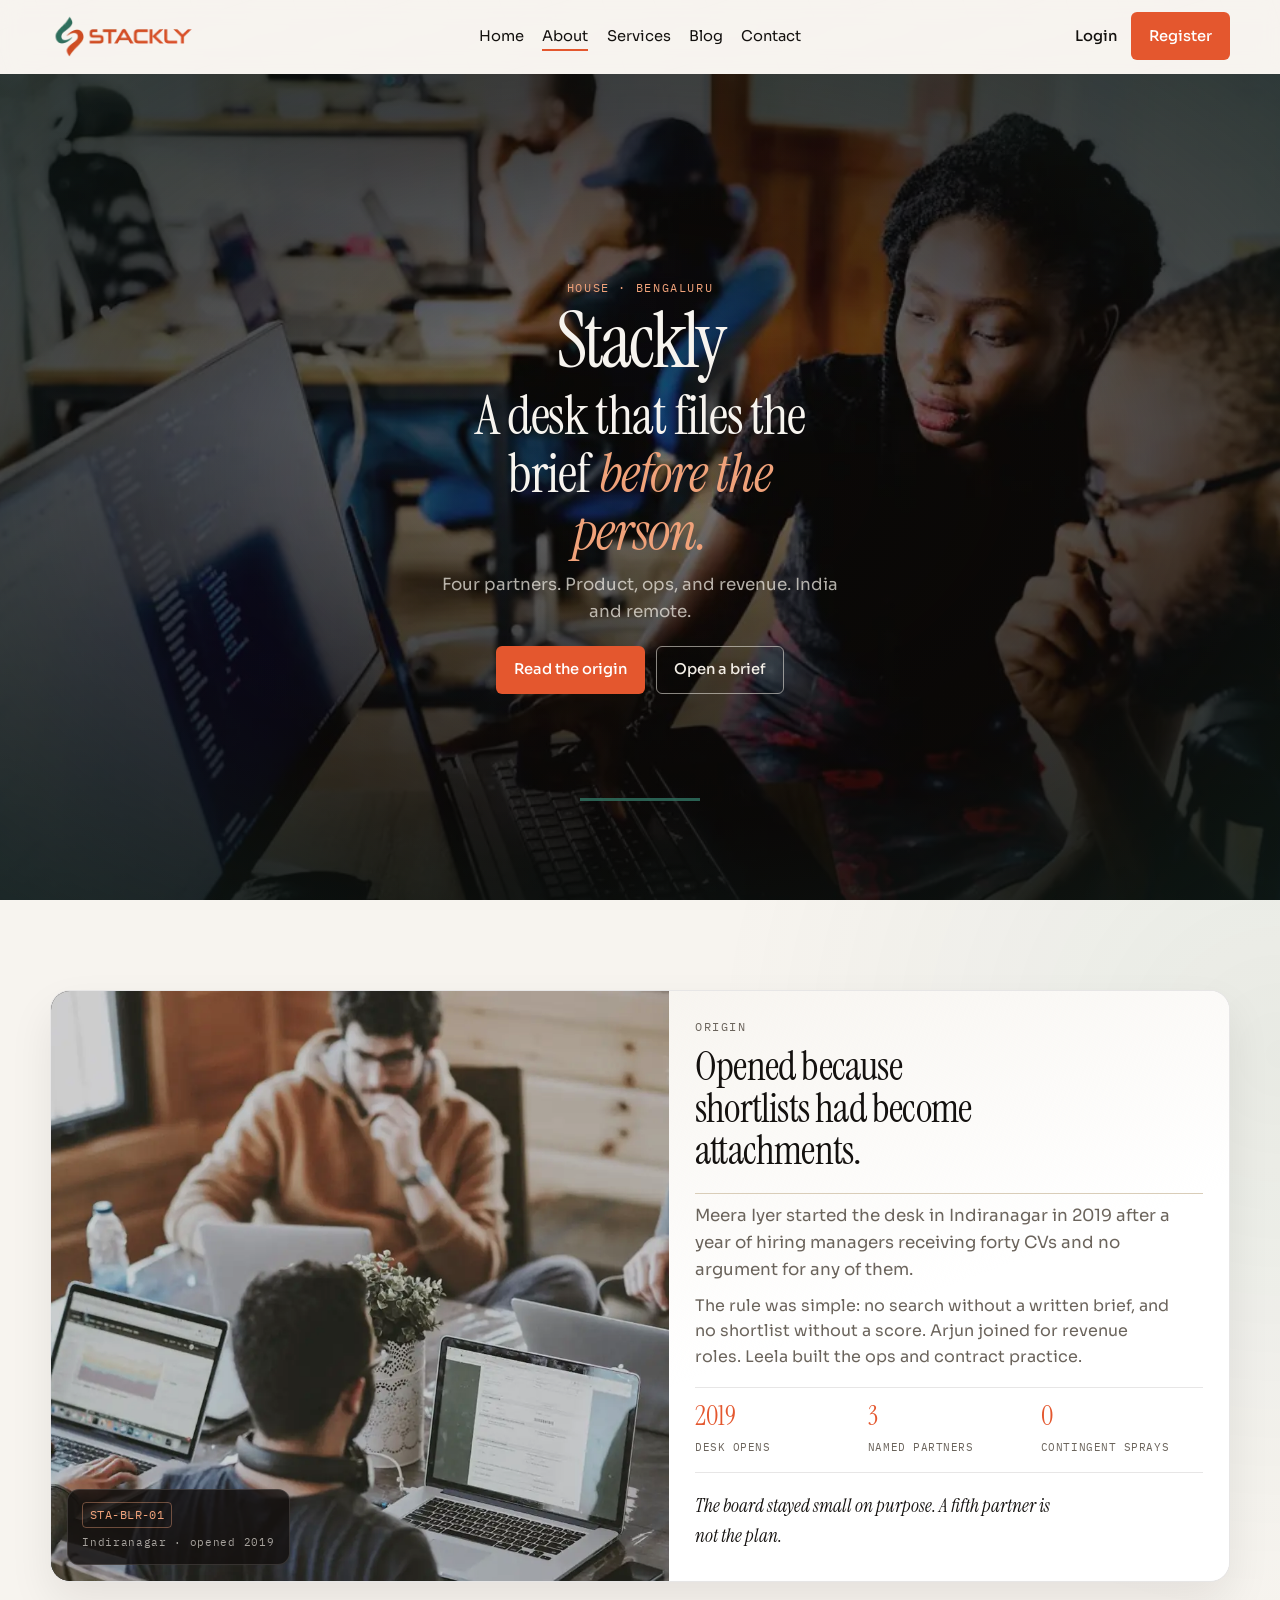
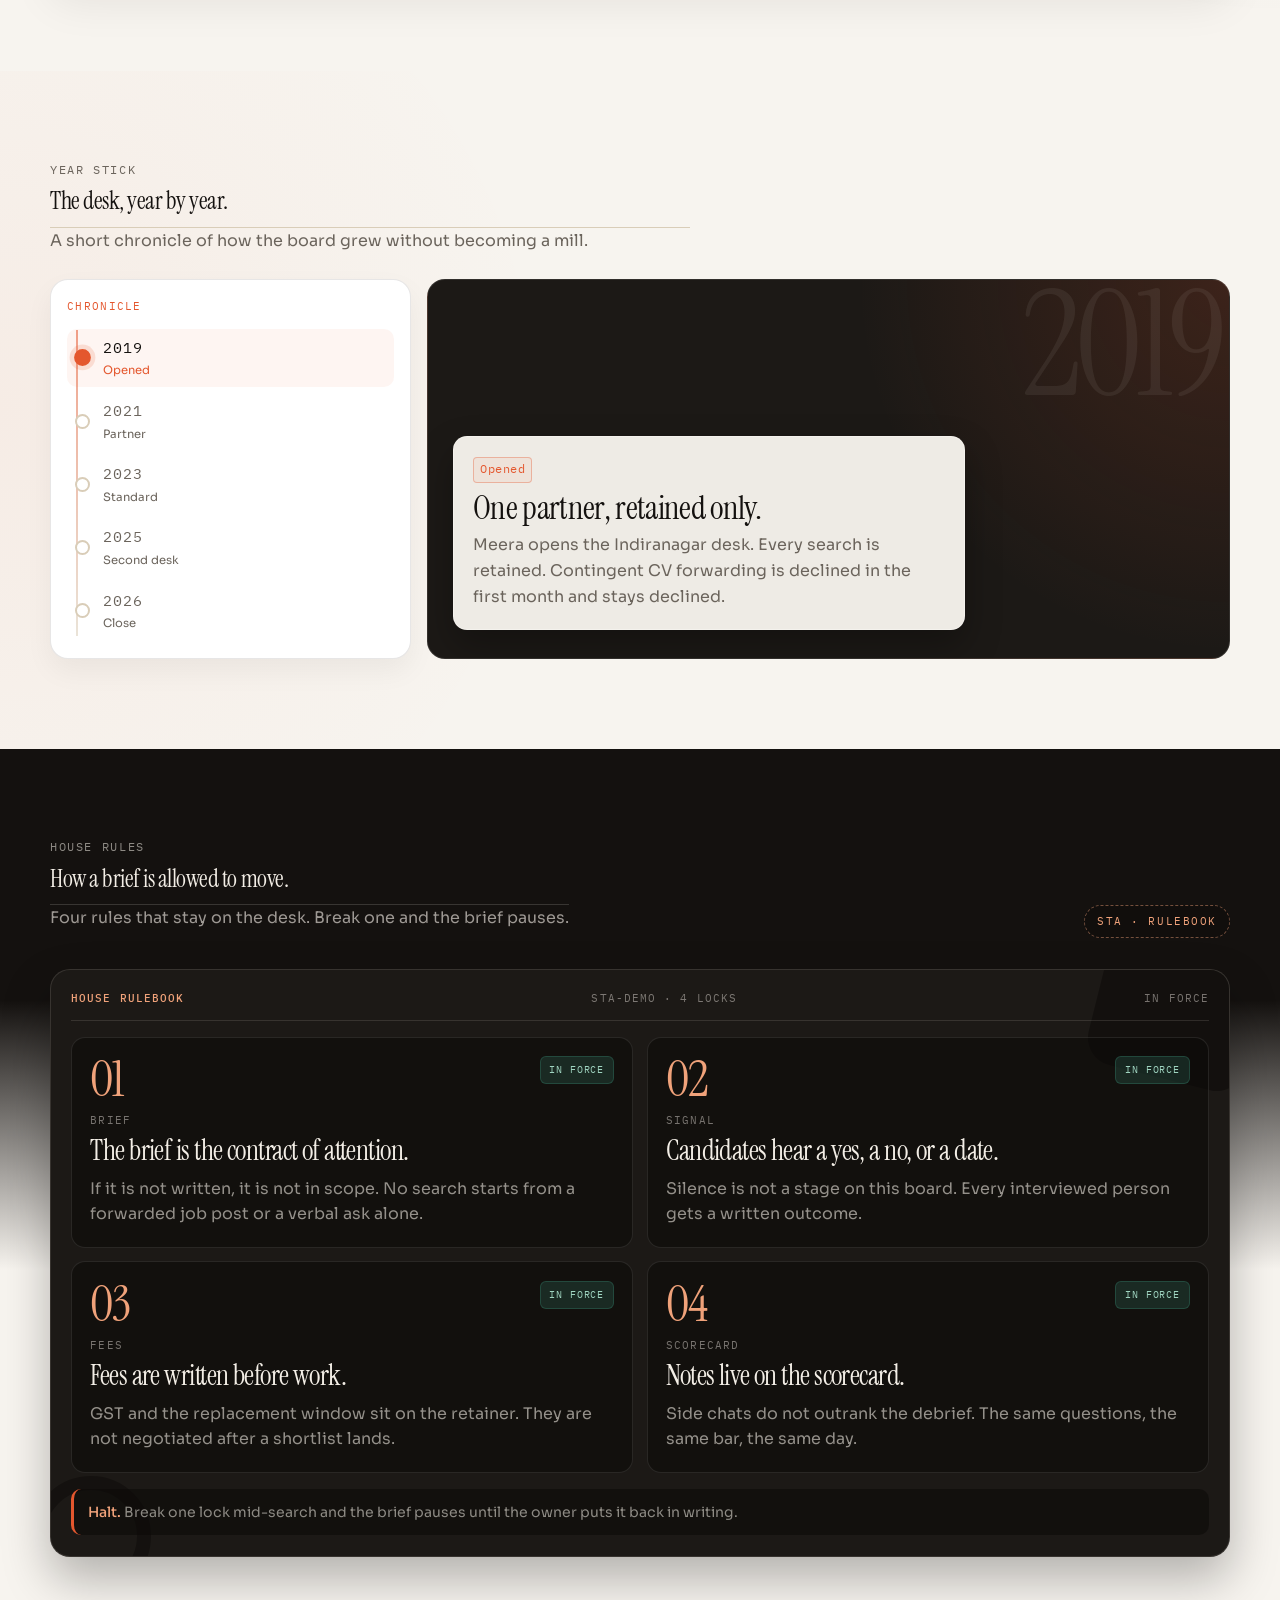
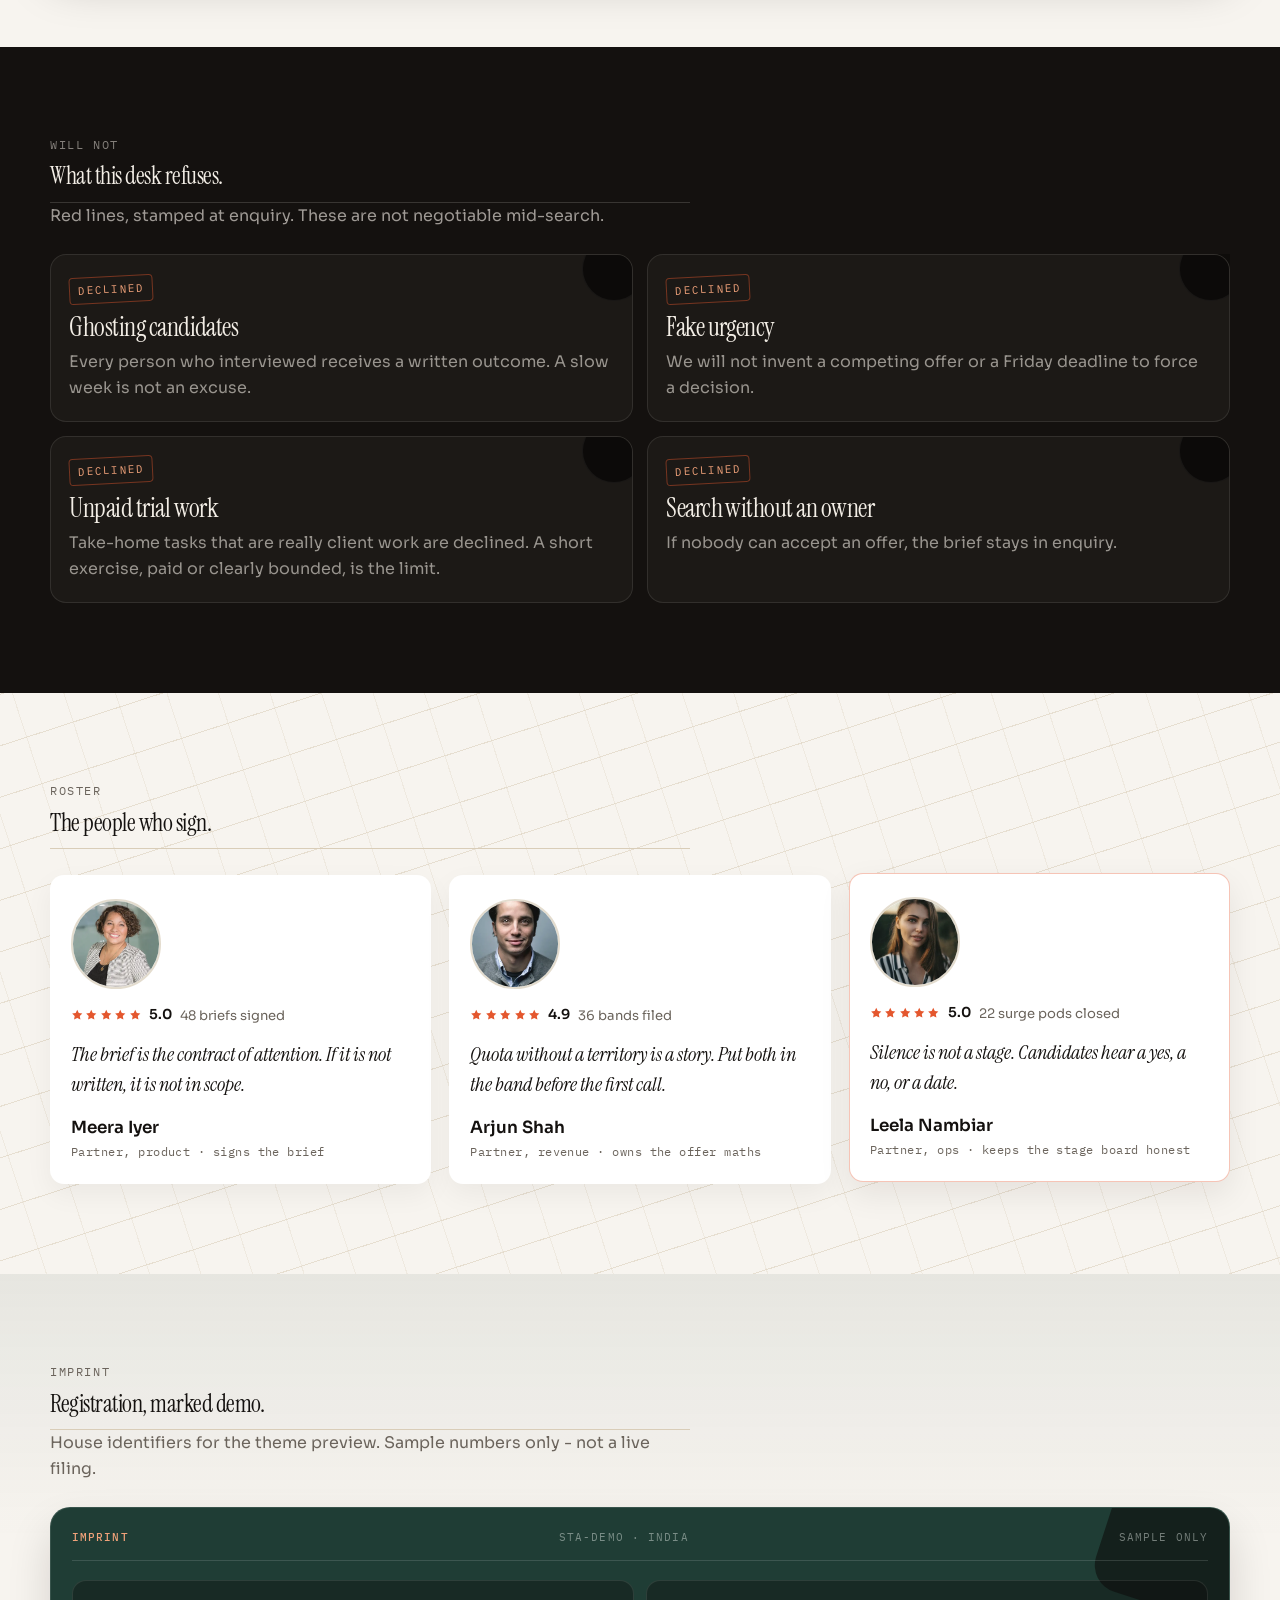
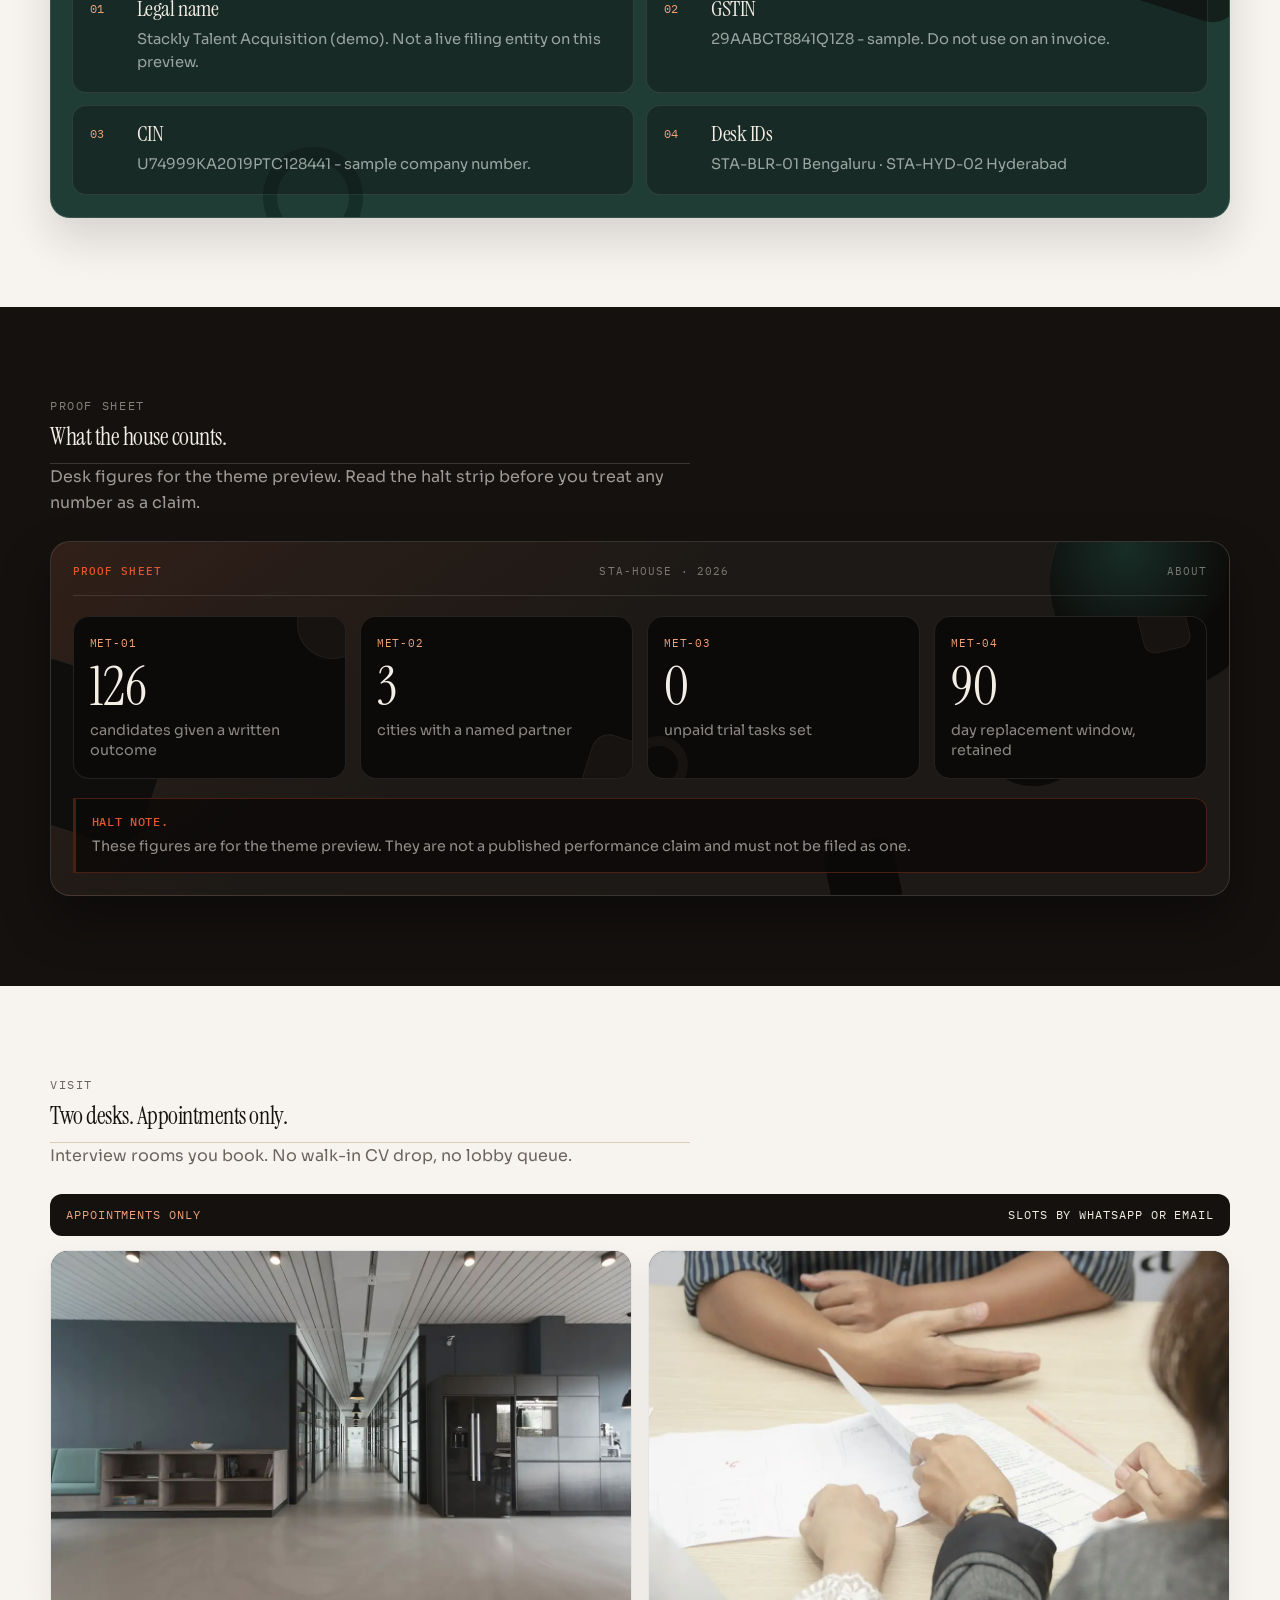
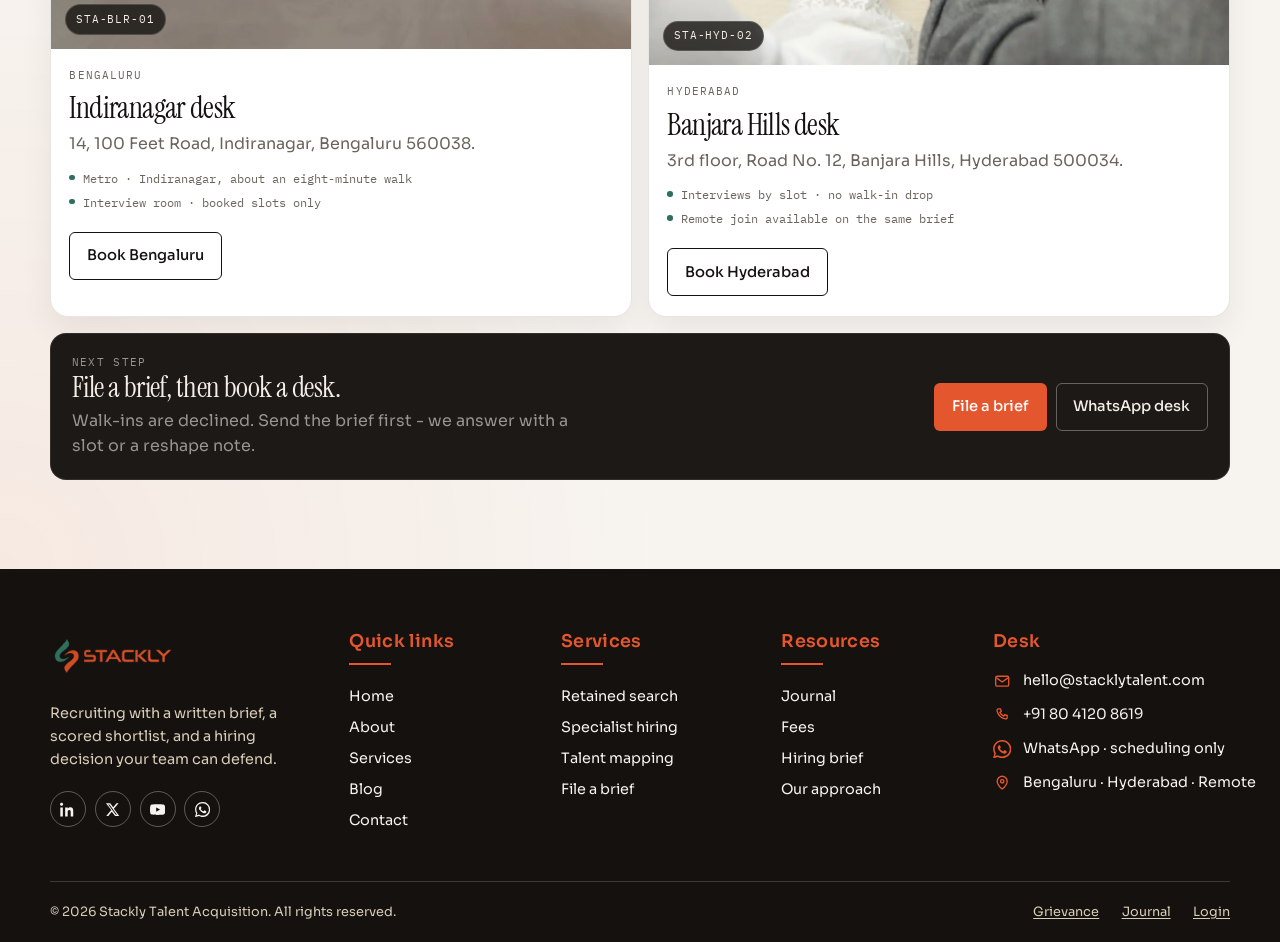
<file: about.html>
<!DOCTYPE html>
<html lang="en-IN">
<head>
  <meta charset="utf-8">
  <meta name="viewport" content="width=device-width, initial-scale=1">
  <title>House — Stackly Talent Acquisition</title>
  <meta name="description" content="How the Stackly Talent desk started, the rules it keeps, and the work it refuses.">
  <meta name="theme-color" content="#F7F4EF">
  <link rel="icon" href="img/favicon.webp" type="image/webp">
  <link rel="preconnect" href="https://fonts.googleapis.com">
  <link rel="preconnect" href="https://fonts.gstatic.com" crossorigin>
  <link href="https://fonts.googleapis.com/css2?family=IBM+Plex+Mono:wght@400;500&family=Instrument+Serif:ital@0;1&family=Sora:wght@400;500;600&display=swap" rel="stylesheet">
  <link href="https://unpkg.com/aos@2.3.4/dist/aos.css" rel="stylesheet">
  <link rel="stylesheet" href="Css/style.css?v=sta29">
  <link rel="stylesheet" href="Css/pages.css?v=sta23">
  <link rel="stylesheet" href="Css/responsive.css?v=sta39">
  <script>document.documentElement.classList.add("js");</script>
</head>
<body class="is-loading">
  <a class="skip-link" href="#main">Skip to content</a>
  <div class="preloader" id="preloader" role="status" aria-live="polite" aria-label="Opening the signal board">
    <div class="pre-grid" aria-hidden="true"></div>
    <div class="pre-plate">
      <p class="kicker">Stackly Talent</p>
      <div class="reticle" aria-hidden="true"><span class="reticle-h"></span><span class="reticle-v"></span><span class="reticle-dot"></span></div>
      <p class="pre-word" data-pre-word>Brief</p>
      <div class="meter" aria-hidden="true"><span></span></div>
      <p class="pre-meta"><span data-meter>00</span><span data-pre-stage>Opening the board</span><span>STA</span></p>
    </div>
  </div>
  <header class="site-header" id="site-header">
    <div class="wrap header-bar">
      <a class="wordmark" href="index.html"><img src="img/stackly-signal-red.webp" alt="Stackly Talent"></a>
      <nav class="primary-nav" aria-label="Primary">
        <a href="index.html">Home</a>
        <a class="is-current" href="about.html" aria-current="page">About</a>
        <a href="services.html">Services</a>
        <a href="blog.html">Blog</a>
        <a href="contact.html">Contact</a>
      </nav>
      <div class="header-actions">
        <a class="text-link" href="login.html">Login</a>
        <a class="btn btn-signal" href="register.html">Register</a>
      </div>
      <button class="nav-toggle" type="button" aria-expanded="false" aria-controls="drawer" aria-label="Open menu"><span></span></button>
    </div>
  </header>
  <div class="drawer" id="drawer" aria-hidden="true">
    <nav class="drawer-panel" aria-label="Mobile">
      <div class="drawer-top">
      </div>
      <div class="drawer-links">
        <a href="index.html"><span class="drawer-label">Home</span></a>
        <a href="about.html"><span class="drawer-label">About</span></a>
        <a href="services.html"><span class="drawer-label">Services</span></a>
        <a href="blog.html"><span class="drawer-label">Blog</span></a>
        <a href="contact.html"><span class="drawer-label">Contact</span></a>
      </div>
      <div class="drawer-foot">
        <a class="btn btn-ghost" href="login.html">Sign in</a>
        <a class="btn btn-signal" href="register.html">Register</a>
        <p class="drawer-meta">India + remote � appointments only</p>
      </div>
    </nav>
  </div>
  <main id="main">
    <section class="hero-stage is-about" data-hero>
      <div class="hero-media">
        <img class="is-on" src="img/field-room.webp" width="1000" height="700" alt="The house whiteboard used to map a search" fetchpriority="high">
      </div>
      <div class="hero-veil" aria-hidden="true"></div>
      <div class="wrap hero-copy">
        <p class="kicker">House · Bengaluru</p>
        <p class="brand-signal brand-signal-sm">Stackly</p>
        <h1>A desk that files the brief <em>before the person.</em></h1>
        <p class="support">Four partners. Product, ops, and revenue. India and remote.</p>
        <div class="cta-row">
          <a class="btn btn-signal" href="404.html">Read the origin</a>
          <a class="btn btn-ghost" href="404.html">Open a brief</a>
        </div>
      </div>
    </section>

    <section class="section origin-lane" aria-labelledby="origin-title">
      <div class="wrap">
        <div class="origin-board" data-aos="plate-rise">
          <div class="origin-media">
            <img src="img/origin.webp" width="1200" height="857" alt="A small team working through a hiring plan at the Indiranagar desk" loading="lazy">
            <div class="origin-chip">
              <span class="stamp">STA-BLR-01</span>
              <p>Indiranagar · opened 2019</p>
            </div>
          </div>
          <div class="origin-copy">
            <p class="kicker">Origin</p>
            <h2 id="origin-title">Opened because shortlists had become attachments.</h2>
            <span class="rule" data-aos="rule-draw"></span>
            <p class="origin-lead">Meera Iyer started the desk in Indiranagar in 2019 after a year of hiring managers receiving forty CVs and no argument for any of them.</p>
            <p>The rule was simple: no search without a written brief, and no shortlist without a score. Arjun joined for revenue roles. Leela built the ops and contract practice.</p>
            <div class="origin-facts">
              <div>
                <strong>2019</strong>
                <span>Desk opens</span>
              </div>
              <div>
                <strong>3</strong>
                <span>Named partners</span>
              </div>
              <div>
                <strong>0</strong>
                <span>Contingent sprays</span>
              </div>
            </div>
            <p class="origin-aside">The board stayed small on purpose. A fifth partner is not the plan.</p>
          </div>
        </div>
      </div>
    </section>

    <section class="section year-lane" aria-labelledby="years-title">
      <div class="wrap">
        <header class="section-head" data-aos="plate-rise">
          <p class="kicker">Year stick</p>
          <h2 id="years-title">The desk, year by year.</h2>
          <span class="rule" data-aos="rule-draw"></span>
          <p class="lede">A short chronicle of how the board grew without becoming a mill.</p>
        </header>
        <div class="year-board" data-years data-aos="plate-rise">
          <div class="year-rail" role="tablist" aria-label="Desk years">
            <p class="year-rail-kicker">Chronicle</p>
            <span class="year-rail-line" aria-hidden="true"></span>
            <button type="button" class="is-on" data-year="2019" role="tab" aria-selected="true" aria-controls="year-2019">
              <span class="year-dot"></span>
              <span class="year-meta"><span class="year-label">2019</span><em>Opened</em></span>
            </button>
            <button type="button" data-year="2021" role="tab" aria-selected="false" aria-controls="year-2021">
              <span class="year-dot"></span>
              <span class="year-meta"><span class="year-label">2021</span><em>Partner</em></span>
            </button>
            <button type="button" data-year="2023" role="tab" aria-selected="false" aria-controls="year-2023">
              <span class="year-dot"></span>
              <span class="year-meta"><span class="year-label">2023</span><em>Standard</em></span>
            </button>
            <button type="button" data-year="2025" role="tab" aria-selected="false" aria-controls="year-2025">
              <span class="year-dot"></span>
              <span class="year-meta"><span class="year-label">2025</span><em>Second desk</em></span>
            </button>
            <button type="button" data-year="2026" role="tab" aria-selected="false" aria-controls="year-2026">
              <span class="year-dot"></span>
              <span class="year-meta"><span class="year-label">2026</span><em>Close</em></span>
            </button>
          </div>
          <div class="year-stage">
            <p class="year-big" data-year-big aria-hidden="true">2019</p>
            <article class="year-panel is-on" id="year-2019" data-year-panel="2019" role="tabpanel">
              <span class="stamp">Opened</span>
              <h3>One partner, retained only.</h3>
              <p>Meera opens the Indiranagar desk. Every search is retained. Contingent CV forwarding is declined in the first month and stays declined.</p>
            </article>
            <article class="year-panel" id="year-2021" data-year-panel="2021" role="tabpanel" hidden>
              <span class="stamp">Partner</span>
              <h3>Revenue gets a named seat.</h3>
              <p>Arjun Shah joins. The first ramped-hire retainer covers three briefs inside one sales team. Compensation bands are filed before outreach.</p>
            </article>
            <article class="year-panel" id="year-2023" data-year-panel="2023" role="tabpanel" hidden>
              <span class="stamp">Standard</span>
              <h3>Scorecards become house law.</h3>
              <p>Leela Nambiar builds the ops and contract practice. Interviewers share one scorecard. Side-channel notes are not accepted at debrief.</p>
            </article>
            <article class="year-panel" id="year-2025" data-year-panel="2025" role="tabpanel" hidden>
              <span class="stamp">Second desk</span>
              <h3>Hyderabad, still one board.</h3>
              <p>A second desk opens for revenue and ops. A campus pod is piloted with two clients and written up as a project surge, not a permanent mill.</p>
            </article>
            <article class="year-panel" id="year-2026" data-year-panel="2026" role="tabpanel" hidden>
              <span class="stamp">Close</span>
              <h3>The offer pack is the close.</h3>
              <p>Clients receive the same six-part offer pack. The public retainer schedule on this site is a demo of that clarity - fees, GST, and what is included.</p>
            </article>
          </div>
        </div>
      </div>
    </section>

    <section class="section rules-lane" id="rules" aria-labelledby="rules-title">
      <div class="wrap">
        <header class="section-head rules-head" data-aos="plate-rise">
          <div>
            <p class="kicker">House rules</p>
            <h2 id="rules-title">How a brief is allowed to move.</h2>
            <span class="rule" data-aos="rule-draw"></span>
            <p class="lede">Four rules that stay on the desk. Break one and the brief pauses.</p>
          </div>
          <p class="rules-seal" aria-hidden="true">STA · RULEBOOK</p>
        </header>
        <div class="rules-book" data-aos="plate-rise">
          <div class="rules-shapes" aria-hidden="true">
            <span class="rules-shape is-block"></span>
            <span class="rules-shape is-ring"></span>
          </div>
          <div class="rules-mast">
            <span>HOUSE RULEBOOK</span>
            <span>STA-DEMO · 4 LOCKS</span>
            <span>IN FORCE</span>
          </div>
          <div class="rules-grid">
            <article class="rule-card">
              <div class="rule-card-top">
                <span class="rule-num">01</span>
                <span class="rule-state">In force</span>
              </div>
              <p class="rule-tag">Brief</p>
              <h3>The brief is the contract of attention.</h3>
              <p>If it is not written, it is not in scope. No search starts from a forwarded job post or a verbal ask alone.</p>
            </article>
            <article class="rule-card">
              <div class="rule-card-top">
                <span class="rule-num">02</span>
                <span class="rule-state">In force</span>
              </div>
              <p class="rule-tag">Signal</p>
              <h3>Candidates hear a yes, a no, or a date.</h3>
              <p>Silence is not a stage on this board. Every interviewed person gets a written outcome.</p>
            </article>
            <article class="rule-card">
              <div class="rule-card-top">
                <span class="rule-num">03</span>
                <span class="rule-state">In force</span>
              </div>
              <p class="rule-tag">Fees</p>
              <h3>Fees are written before work.</h3>
              <p>GST and the replacement window sit on the retainer. They are not negotiated after a shortlist lands.</p>
            </article>
            <article class="rule-card">
              <div class="rule-card-top">
                <span class="rule-num">04</span>
                <span class="rule-state">In force</span>
              </div>
              <p class="rule-tag">Scorecard</p>
              <h3>Notes live on the scorecard.</h3>
              <p>Side chats do not outrank the debrief. The same questions, the same bar, the same day.</p>
            </article>
          </div>
          <p class="rules-foot"><strong>Halt.</strong> Break one lock mid-search and the brief pauses until the owner puts it back in writing.</p>
        </div>
      </div>
    </section>

    <section class="section refuse-lane" aria-labelledby="refuse-title">
      <div class="wrap">
        <header class="section-head" data-aos="plate-rise">
          <p class="kicker">Will not</p>
          <h2 id="refuse-title">What this desk refuses.</h2>
          <span class="rule" data-aos="rule-draw"></span>
          <p class="lede">Red lines, stamped at enquiry. These are not negotiable mid-search.</p>
        </header>
        <div class="refuse-board" data-aos="plate-rise">
          <div class="refuse-shapes" aria-hidden="true">
            <span class="refuse-shape is-block"></span>
            <span class="refuse-shape is-slash"></span>
          </div>
          <article class="refuse-card">
            <span class="refuse-stamp">Declined</span>
            <h3>Ghosting candidates</h3>
            <p>Every person who interviewed receives a written outcome. A slow week is not an excuse.</p>
          </article>
          <article class="refuse-card">
            <span class="refuse-stamp">Declined</span>
            <h3>Fake urgency</h3>
            <p>We will not invent a competing offer or a Friday deadline to force a decision.</p>
          </article>
          <article class="refuse-card">
            <span class="refuse-stamp">Declined</span>
            <h3>Unpaid trial work</h3>
            <p>Take-home tasks that are really client work are declined. A short exercise, paid or clearly bounded, is the limit.</p>
          </article>
          <article class="refuse-card">
            <span class="refuse-stamp">Declined</span>
            <h3>Search without an owner</h3>
            <p>If nobody can accept an offer, the brief stays in enquiry.</p>
          </article>
        </div>
      </div>
    </section>

    <section class="section">
      <div class="wrap">
        <header class="section-head" data-aos="plate-rise">
          <p class="kicker">Roster</p>
          <h2>The people who sign.</h2>
          <span class="rule" data-aos="rule-draw"></span>
        </header>
        <div class="roster">
          <article class="partner">
            <img class="partner-photo" src="img/partner-meera.webp" width="579" height="720" alt="Portrait used for Meera Iyer" loading="lazy">
            <div class="partner-rating" aria-label="Rated 5.0 of 5">
              <span class="stars" aria-hidden="true">
                <svg viewBox="0 0 12 12"><path d="M6 0.8l1.5 3.1 3.4.5-2.45 2.4.6 3.4L6 8.7 2.95 10.2l.6-3.4L1.1 4.4l3.4-.5z"/></svg>
                <svg viewBox="0 0 12 12"><path d="M6 0.8l1.5 3.1 3.4.5-2.45 2.4.6 3.4L6 8.7 2.95 10.2l.6-3.4L1.1 4.4l3.4-.5z"/></svg>
                <svg viewBox="0 0 12 12"><path d="M6 0.8l1.5 3.1 3.4.5-2.45 2.4.6 3.4L6 8.7 2.95 10.2l.6-3.4L1.1 4.4l3.4-.5z"/></svg>
                <svg viewBox="0 0 12 12"><path d="M6 0.8l1.5 3.1 3.4.5-2.45 2.4.6 3.4L6 8.7 2.95 10.2l.6-3.4L1.1 4.4l3.4-.5z"/></svg>
                <svg viewBox="0 0 12 12"><path d="M6 0.8l1.5 3.1 3.4.5-2.45 2.4.6 3.4L6 8.7 2.95 10.2l.6-3.4L1.1 4.4l3.4-.5z"/></svg>
              </span>
              <strong>5.0</strong>
              <span>48 briefs signed</span>
            </div>
            <blockquote><p>The brief is the contract of attention. If it is not written, it is not in scope.</p></blockquote>
            <h3>Meera Iyer</h3>
            <p class="partner-meta">Partner, product · signs the brief</p>
          </article>
          <article class="partner">
            <img class="partner-photo" src="img/partner-arjun.webp" width="579" height="720" alt="Portrait used for Arjun Shah" loading="lazy">
            <div class="partner-rating" aria-label="Rated 4.9 of 5">
              <span class="stars" aria-hidden="true">
                <svg viewBox="0 0 12 12"><path d="M6 0.8l1.5 3.1 3.4.5-2.45 2.4.6 3.4L6 8.7 2.95 10.2l.6-3.4L1.1 4.4l3.4-.5z"/></svg>
                <svg viewBox="0 0 12 12"><path d="M6 0.8l1.5 3.1 3.4.5-2.45 2.4.6 3.4L6 8.7 2.95 10.2l.6-3.4L1.1 4.4l3.4-.5z"/></svg>
                <svg viewBox="0 0 12 12"><path d="M6 0.8l1.5 3.1 3.4.5-2.45 2.4.6 3.4L6 8.7 2.95 10.2l.6-3.4L1.1 4.4l3.4-.5z"/></svg>
                <svg viewBox="0 0 12 12"><path d="M6 0.8l1.5 3.1 3.4.5-2.45 2.4.6 3.4L6 8.7 2.95 10.2l.6-3.4L1.1 4.4l3.4-.5z"/></svg>
                <svg viewBox="0 0 12 12"><path d="M6 0.8l1.5 3.1 3.4.5-2.45 2.4.6 3.4L6 8.7 2.95 10.2l.6-3.4L1.1 4.4l3.4-.5z"/></svg>
              </span>
              <strong>4.9</strong>
              <span>36 bands filed</span>
            </div>
            <blockquote><p>Quota without a territory is a story. Put both in the band before the first call.</p></blockquote>
            <h3>Arjun Shah</h3>
            <p class="partner-meta">Partner, revenue · owns the offer maths</p>
          </article>
          <article class="partner is-active">
            <img class="partner-photo" src="img/partner-leela.webp" width="579" height="720" alt="Portrait used for Leela Nambiar" loading="lazy">
            <div class="partner-rating" aria-label="Rated 5.0 of 5">
              <span class="stars" aria-hidden="true">
                <svg viewBox="0 0 12 12"><path d="M6 0.8l1.5 3.1 3.4.5-2.45 2.4.6 3.4L6 8.7 2.95 10.2l.6-3.4L1.1 4.4l3.4-.5z"/></svg>
                <svg viewBox="0 0 12 12"><path d="M6 0.8l1.5 3.1 3.4.5-2.45 2.4.6 3.4L6 8.7 2.95 10.2l.6-3.4L1.1 4.4l3.4-.5z"/></svg>
                <svg viewBox="0 0 12 12"><path d="M6 0.8l1.5 3.1 3.4.5-2.45 2.4.6 3.4L6 8.7 2.95 10.2l.6-3.4L1.1 4.4l3.4-.5z"/></svg>
                <svg viewBox="0 0 12 12"><path d="M6 0.8l1.5 3.1 3.4.5-2.45 2.4.6 3.4L6 8.7 2.95 10.2l.6-3.4L1.1 4.4l3.4-.5z"/></svg>
                <svg viewBox="0 0 12 12"><path d="M6 0.8l1.5 3.1 3.4.5-2.45 2.4.6 3.4L6 8.7 2.95 10.2l.6-3.4L1.1 4.4l3.4-.5z"/></svg>
              </span>
              <strong>5.0</strong>
              <span>22 surge pods closed</span>
            </div>
            <blockquote><p>Silence is not a stage. Candidates hear a yes, a no, or a date.</p></blockquote>
            <h3>Leela Nambiar</h3>
            <p class="partner-meta">Partner, ops · keeps the stage board honest</p>
          </article>
        </div>
      </div>
    </section>

    <section class="section imprint-lane" aria-labelledby="imprint-title">
      <div class="wrap">
        <header class="section-head" data-aos="plate-rise">
          <p class="kicker">Imprint</p>
          <h2 id="imprint-title">Registration, marked demo.</h2>
          <span class="rule" data-aos="rule-draw"></span>
          <p class="lede">House identifiers for the theme preview. Sample numbers only - not a live filing.</p>
        </header>
        <div class="imprint-plate" data-aos="plate-rise">
          <div class="imprint-shapes" aria-hidden="true">
            <span class="imprint-shape is-block"></span>
            <span class="imprint-shape is-ring"></span>
          </div>
          <div class="imprint-mast">
            <span>IMPRINT</span>
            <span>STA-DEMO · INDIA</span>
            <span>SAMPLE ONLY</span>
          </div>
          <div class="imprint-grid">
            <article class="imprint">
              <span class="imprint-key">01</span>
              <div>
                <h3>Legal name</h3>
                <p>Stackly Talent Acquisition (demo). Not a live filing entity on this preview.</p>
              </div>
            </article>
            <article class="imprint">
              <span class="imprint-key">02</span>
              <div>
                <h3>GSTIN</h3>
                <p>29AABCT8841Q1Z8 - sample. Do not use on an invoice.</p>
              </div>
            </article>
            <article class="imprint">
              <span class="imprint-key">03</span>
              <div>
                <h3>CIN</h3>
                <p>U74999KA2019PTC128441 - sample company number.</p>
              </div>
            </article>
            <article class="imprint">
              <span class="imprint-key">04</span>
              <div>
                <h3>Desk IDs</h3>
                <p>STA-BLR-01 Bengaluru · STA-HYD-02 Hyderabad</p>
              </div>
            </article>
          </div>
        </div>
      </div>
    </section>

    <section class="section proof-sheet" aria-labelledby="about-proof-title">
      <div class="wrap">
        <header class="section-head" data-aos="plate-rise">
          <p class="kicker">Proof sheet</p>
          <h2 id="about-proof-title">What the house counts.</h2>
          <span class="rule" data-aos="rule-draw"></span>
          <p class="lede">Desk figures for the theme preview. Read the halt strip before you treat any number as a claim.</p>
        </header>
        <div class="proof-plate" data-aos="plate-rise">
          <div class="proof-shapes" aria-hidden="true">
            <span class="proof-shape is-circle"></span>
            <span class="proof-shape is-slab"></span>
            <span class="proof-shape is-ring"></span>
            <span class="proof-shape is-chip"></span>
          </div>
          <div class="proof-mast">
            <span>PROOF SHEET</span>
            <span>STA-HOUSE · 2026</span>
            <span>ABOUT</span>
          </div>
          <div class="proof">
            <article class="metric">
              <p class="metric-code">MET-01</p>
              <b data-count="126">126</b>
              <span>candidates given a written outcome</span>
            </article>
            <article class="metric">
              <p class="metric-code">MET-02</p>
              <b data-count="3">3</b>
              <span>cities with a named partner</span>
            </article>
            <article class="metric">
              <p class="metric-code">MET-03</p>
              <b>0</b>
              <span>unpaid trial tasks set</span>
            </article>
            <article class="metric">
              <p class="metric-code">MET-04</p>
              <b data-count="90">90</b>
              <span>day replacement window, retained</span>
            </article>
          </div>
          <p class="halt"><strong>Halt note.</strong> These figures are for the theme preview. They are not a published performance claim and must not be filed as one.</p>
        </div>
      </div>
    </section>

    <section class="section visit-lane" aria-labelledby="visit-title">
      <div class="wrap">
        <header class="section-head" data-aos="plate-rise">
          <p class="kicker">Visit</p>
          <h2 id="visit-title">Two desks. Appointments only.</h2>
          <span class="rule" data-aos="rule-draw"></span>
          <p class="lede">Interview rooms you book. No walk-in CV drop, no lobby queue.</p>
        </header>
        <div class="visit-board" data-aos="plate-rise">
          <p class="visit-banner"><span>Appointments only</span><span>Slots by WhatsApp or email</span></p>
          <div class="visit-desks">
            <article class="visit-desk">
              <div class="visit-media">
                <img src="img/visit-blr.webp" width="1200" height="823" alt="The Bengaluru desk, a bright interview room" loading="lazy">
                <span class="visit-badge">STA-BLR-01</span>
              </div>
              <div class="visit-copy">
                <p class="visit-city">Bengaluru</p>
                <h3>Indiranagar desk</h3>
                <p>14, 100 Feet Road, Indiranagar, Bengaluru 560038.</p>
                <ul class="visit-meta">
                  <li>Metro · Indiranagar, about an eight-minute walk</li>
                  <li>Interview room · booked slots only</li>
                </ul>
                <a class="btn btn-line" href="404.html">Book Bengaluru</a>
              </div>
            </article>
            <article class="visit-desk">
              <div class="visit-media">
                <img src="img/act-interview.webp" width="1200" height="857" alt="A quiet Hyderabad interview room prepared for a slot" loading="lazy">
                <span class="visit-badge">STA-HYD-02</span>
              </div>
              <div class="visit-copy">
                <p class="visit-city">Hyderabad</p>
                <h3>Banjara Hills desk</h3>
                <p>3rd floor, Road No. 12, Banjara Hills, Hyderabad 500034.</p>
                <ul class="visit-meta">
                  <li>Interviews by slot · no walk-in drop</li>
                  <li>Remote join available on the same brief</li>
                </ul>
                <a class="btn btn-line" href="404.html">Book Hyderabad</a>
              </div>
            </article>
          </div>
          <div class="visit-close">
            <div>
              <p class="visit-close-kicker">Next step</p>
              <h3>File a brief, then book a desk.</h3>
              <p>Walk-ins are declined. Send the brief first - we answer with a slot or a reshape note.</p>
            </div>
            <div class="visit-close-actions">
              <a class="btn" href="404.html">File a brief</a>
              <a class="btn btn-line" href="404.html" >WhatsApp desk</a>
            </div>
          </div>
        </div>
      </div>
    </section>
  </main>
  <footer class="site-footer">
    <div class="wrap foot-grid">
      <div class="foot-brand">
        <a class="wordmark" href="index.html"><img src="img/stackly-signal-red.webp" alt="Stackly Talent"></a>
        <p>Recruiting with a written brief, a scored shortlist, and a hiring decision your team can defend.</p>
        <div class="foot-socials" aria-label="Social links">
          <a href="404.html"  aria-label="LinkedIn"><svg viewBox="0 0 24 24" aria-hidden="true"><path d="M4.98 3.5C4.98 4.88 3.86 6 2.5 6S0 4.88 0 3.5 1.12 1 2.5 1s2.48 1.12 2.48 2.5zM.5 8.5h4V23h-4V8.5zM8.5 8.5h3.8v2h.05c.53-1 1.83-2.05 3.77-2.05 4.03 0 4.78 2.65 4.78 6.1V23h-4v-6.6c0-1.57-.03-3.6-2.2-3.6-2.2 0-2.54 1.72-2.54 3.5V23h-4V8.5z"/></svg></a>
          <a href="404.html" aria-label="X"><svg viewBox="0 0 24 24" aria-hidden="true"><path d="M18.244 2H21.5l-7.5 8.57L22.5 22h-6.59l-5.16-6.74L5.2 22H1.94l8.03-9.17L1.5 2h6.75l4.66 6.2L18.244 2zm-1.16 18h1.8L7.02 3.94H5.1L17.084 20z"/></svg></a>
          <a href="404.html"  aria-label="YouTube"><svg viewBox="0 0 24 24" aria-hidden="true"><path d="M23.5 6.2a3 3 0 0 0-2.1-2.1C19.5 3.5 12 3.5 12 3.5s-7.5 0-9.4.6A3 3 0 0 0 .5 6.2 31.5 31.5 0 0 0 0 12a31.5 31.5 0 0 0 .5 5.8 3 3 0 0 0 2.1 2.1c1.9.6 9.4.6 9.4.6s7.5 0 9.4-.6a3 3 0 0 0 2.1-2.1A31.5 31.5 0 0 0 24 12a31.5 31.5 0 0 0-.5-5.8zM9.75 15.5v-7l6.2 3.5-6.2 3.5z"/></svg></a>
          <a href="404.html"  aria-label="WhatsApp"><svg viewBox="0 0 24 24" aria-hidden="true"><path d="M20.5 3.5A10.9 10.9 0 0 0 12 0C5.4 0 .1 5.3.1 11.9c0 2.1.5 4.1 1.6 5.9L0 24l6.3-1.7a11.9 11.9 0 0 0 5.7 1.5h.1c6.6 0 11.9-5.3 11.9-11.9 0-3.2-1.2-6.2-3.5-8.4zM12 21.5h-.1a9.8 9.8 0 0 1-5-1.4l-.4-.2-3.7 1 1-3.6-.2-.4a9.8 9.8 0 0 1-1.5-5.2C2.1 6.4 6.5 2 12 2a9.8 9.8 0 0 1 9.9 9.8c0 5.4-4.4 9.7-9.9 9.7zm5.4-7.3c-.3-.1-1.7-.8-2-.9-.3-.1-.5-.2-.7.2-.2.3-.8.9-.9 1.1-.2.2-.3.2-.6.1-1.7-.8-2.9-1.5-4-3.4-.3-.5.3-.5.9-1.6.1-.2 0-.4 0-.5l-.8-1.8c-.2-.5-.4-.4-.7-.4h-.6c-.2 0-.5.1-.8.4-.3.3-1 1-1 2.4s1 2.8 1.2 3c.1.2 2 3.1 4.9 4.3.7.3 1.2.5 1.6.6.7.2 1.3.2 1.8.1.6-.1 1.7-.7 2-1.4.2-.7.2-1.3.2-1.4 0-.1-.2-.2-.5-.3z"/></svg></a>
        </div>
      </div>
      <div class="foot-links">
        <h2 class="footer-title">Quick links</h2>
        <a href="index.html">Home</a>
        <a href="about.html">About</a>
        <a href="services.html">Services</a>
        <a href="blog.html">Blog</a>
        <a href="contact.html">Contact</a>
      </div>
      <div class="foot-links">
        <h2 class="footer-title">Services</h2>
        <a href="404.html">Retained search</a>
        <a href="404.html">Specialist hiring</a>
        <a href="404.html">Talent mapping</a>
        <a href="404.html">File a brief</a>
      </div>
      <div class="foot-links">
        <h2 class="footer-title">Resources</h2>
        <a href="404.html">Journal</a>
        <a href="404.html">Fees</a>
        <a href="404.html">Hiring brief</a>
        <a href="404.html">Our approach</a>
      </div>
      <div class="foot-contact">
        <h2 class="footer-title">Desk</h2>
        <a class="foot-line" href="404.html">
          <svg class="foot-ico is-stroke" viewBox="0 0 24 24" aria-hidden="true"><rect x="3.5" y="5.5" width="17" height="13" rx="2"/><path d="m5 8 7 5 7-5"/></svg>
          <span>hello@stacklytalent.com</span>
        </a>
        <a class="foot-line" href="404.html">
          <svg class="foot-ico is-stroke" viewBox="0 0 24 24" aria-hidden="true"><path d="M7 3.8h2.8l1 3.4-1.8 1.1a11.2 11.2 0 0 0 5 4.9l1.1-1.8 3.4 1v2.7a1.8 1.8 0 0 1-2 1.8A14.4 14.4 0 0 1 5.2 5.8 1.8 1.8 0 0 1 7 3.8z"/></svg>
          <span>+91 80 4120 8619</span>
        </a>
        <a class="foot-line" href="404.html">
          <svg class="foot-ico is-fill" viewBox="0 0 24 24" aria-hidden="true"><path d="M20.5 3.5A10.9 10.9 0 0 0 12 0C5.4 0 .1 5.3.1 11.9c0 2.1.5 4.1 1.6 5.9L0 24l6.3-1.7a11.9 11.9 0 0 0 5.7 1.5h.1c6.6 0 11.9-5.3 11.9-11.9 0-3.2-1.2-6.2-3.5-8.4zM12 21.5h-.1a9.8 9.8 0 0 1-5-1.4l-.4-.2-3.7 1 1-3.6-.2-.4a9.8 9.8 0 0 1-1.5-5.2C2.1 6.4 6.5 2 12 2a9.8 9.8 0 0 1 9.9 9.8c0 5.4-4.4 9.7-9.9 9.7zm5.4-7.3c-.3-.1-1.7-.8-2-.9-.3-.1-.5-.2-.7.2-.2.3-.8.9-.9 1.1-.2.2-.3.2-.6.1-1.7-.8-2.9-1.5-4-3.4-.3-.5.3-.5.9-1.6.1-.2 0-.4 0-.5l-.8-1.8c-.2-.5-.4-.4-.7-.4h-.6c-.2 0-.5.1-.8.4-.3.3-1 1-1 2.4s1 2.8 1.2 3c.1.2 2 3.1 4.9 4.3.7.3 1.2.5 1.6.6.7.2 1.3.2 1.8.1.6-.1 1.7-.7 2-1.4.2-.7.2-1.3.2-1.4 0-.1-.2-.2-.5-.3z"/></svg>
          <span>WhatsApp · scheduling only</span>
        </a>
        <a class="foot-line" href="404.html">
          <svg class="foot-ico is-stroke" viewBox="0 0 24 24" aria-hidden="true"><path d="M12 21s6.5-5.1 6.5-10.2a6.5 6.5 0 1 0-13 0C5.5 15.9 12 21 12 21z"/><circle cx="12" cy="10.8" r="2.2"/></svg>
          <span>Bengaluru · Hyderabad · Remote</span>
        </a>
      </div>
    </div>
    <div class="wrap foot-base">
      <span>© <span id="y">2026</span> Stackly Talent Acquisition. All rights reserved.</span>
      <nav aria-label="Footer legal"><a href="404.html">Grievance</a><a href="404.html">Journal</a><a href="login.html">Login</a></nav>
    </div>
  </footer>
  <div class="toast" id="toast" role="status" aria-live="polite"></div>
  <script src="Js/data.js?v=sta1"></script>
  <script src="https://unpkg.com/aos@2.3.4/dist/aos.js"></script>
  <script src="Js/main.js?v=sta26"></script>
</body>
</html>
</file>
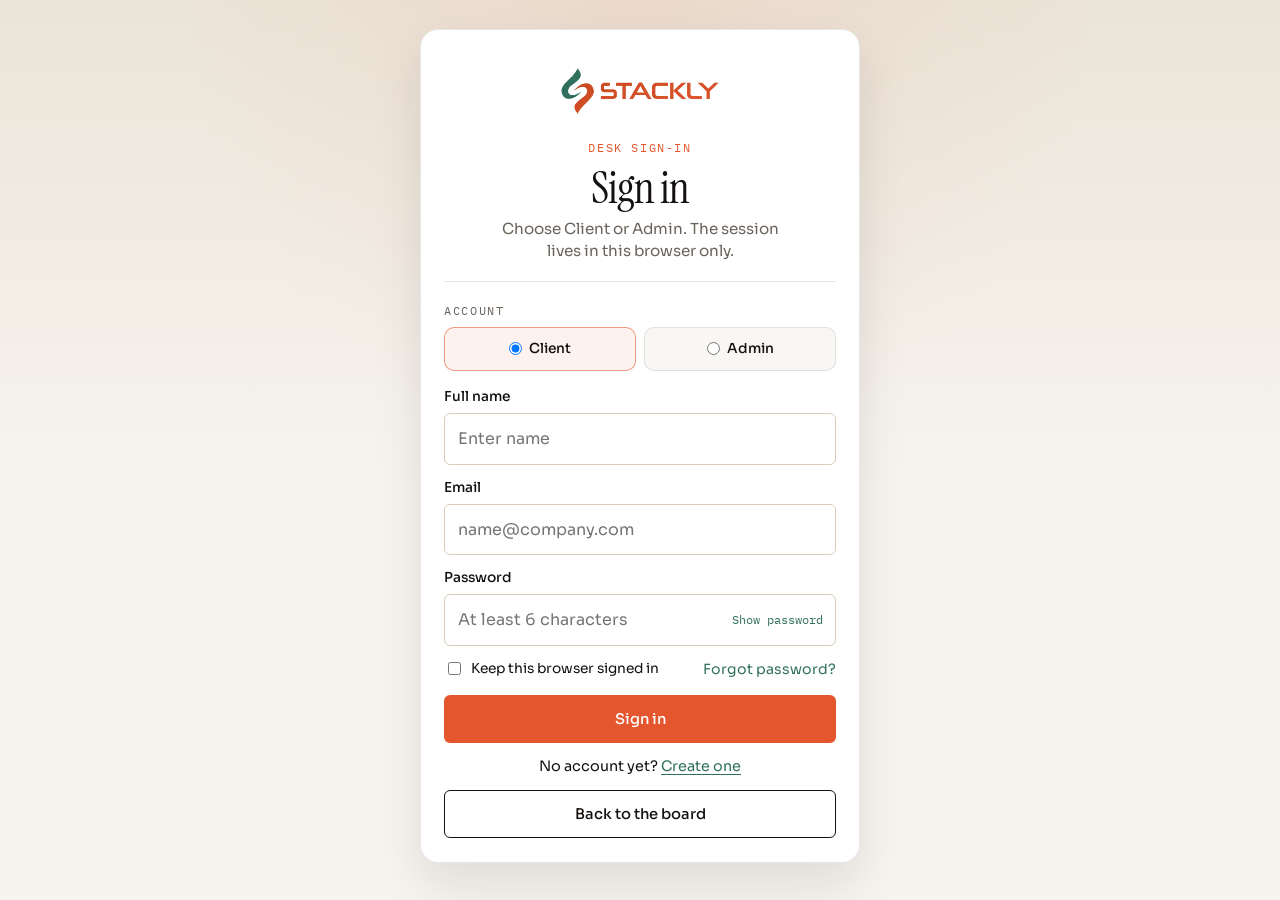
<file: admin-dashboard.html>
<!DOCTYPE html>
<html lang="en-IN" class="dash-lock">
<head>
  <meta charset="utf-8">
  <meta name="viewport" content="width=device-width, initial-scale=1">
  <title>Admin desk — Stackly Talent</title>
  <meta name="description" content="Demo admin desk for Stackly Talent: clients, pipeline, time, invoices, and the offer queue.">
  <meta name="theme-color" content="#F7F4EF">
  <link rel="icon" href="img/favicon.webp" type="image/webp">
  <link rel="preconnect" href="https://fonts.googleapis.com">
  <link rel="preconnect" href="https://fonts.gstatic.com" crossorigin>
  <link href="https://fonts.googleapis.com/css2?family=IBM+Plex+Mono:wght@400;500&family=Instrument+Serif:ital@0;1&family=Sora:wght@400;500;600&display=swap" rel="stylesheet">
  <link href="https://unpkg.com/aos@2.3.4/dist/aos.css" rel="stylesheet">
  <link rel="stylesheet" href="Css/style.css?v=sta12">
  <link rel="stylesheet" href="Css/pages.css?v=sta3">
  <link rel="stylesheet" href="Css/responsive.css?v=sta3">
  <link rel="stylesheet" href="Css/dashboard.css?v=sta5">
  <script>document.documentElement.classList.add("js");</script>
</head>
<body class="dash-page is-loading" data-role="admin">
  <a class="skip-link" href="#main">Skip to desk</a>
  <div class="preloader" id="preloader" role="status" aria-live="polite" aria-label="Opening the signal board">
    <div class="pre-grid" aria-hidden="true"></div>
    <div class="pre-plate">
      <p class="kicker">Stackly Talent</p>
      <div class="reticle" aria-hidden="true"><span class="reticle-h"></span><span class="reticle-v"></span><span class="reticle-dot"></span></div>
      <p class="pre-word" data-pre-word>Brief</p>
      <div class="meter" aria-hidden="true"><span></span></div>
      <p class="pre-meta"><span data-meter>00</span><span data-pre-stage>Opening the board</span><span>STA</span></p>
    </div>
  </div>
  <div class="dash-shell">
    <aside class="dash-side" id="dash-side">
      <a class="wordmark" href="admin-dashboard.html"><img src="img/stackly-signal-red.webp" alt="Stackly Talent"></a>
      <p class="kicker">Admin desk</p>
      <nav class="side-nav" aria-label="Admin sections">
        <button type="button" class="is-on" data-panel="overview">Overview</button>
        <button type="button" data-panel="clients">Clients book</button>
        <button type="button" data-panel="pipeline">Pipeline</button>
        <button type="button" data-panel="time">Recruiter time</button>
        <button type="button" data-panel="invoices">Invoices</button>
        <button type="button" data-panel="offers">Offer queue</button>
        <button type="button" data-panel="messages">Messages</button>
        <button type="button" data-panel="team">Team</button>
        <button type="button" data-panel="settings">Settings</button>
      </nav>
      <button class="side-logout" type="button" data-logout>Logout</button>
    </aside>
    <div class="dash-scrim"></div>
    <main class="dash-main" id="main">
      <div class="dash-top">
        <h1 data-panel-title>Overview</h1>
        <div class="who" data-who>
          <span class="who-mark" data-who-initials>KR</span>
          <span><strong data-who-name>Kabir Rao</strong><small data-who-mail>admin@stackly.demo</small></span>
        </div>
        <button class="dash-burger" type="button" aria-label="Open sections" aria-expanded="false" aria-controls="dash-side">
          <span class="dash-burger-icon" aria-hidden="true"></span>
        </button>
      </div>

      <section class="panel is-on" id="panel-overview">
        <div class="panel-head">
          <p class="dash-lead">House view for the week. Figures are demo. GSTIN on invoices is a sample.</p>
          <p class="panel-chip">Admin · Week 39</p>
        </div>
        <div class="stat-row">
          <article class="stat"><b>11</b><span>live briefs</span></article>
          <article class="stat"><b>4</b><span>clients on retainer</span></article>
          <article class="stat"><b>66h</b><span>partner time logged</span></article>
          <article class="stat"><b>2</b><span>offer packs waiting</span></article>
        </div>
        <div class="dash-split">
          <div class="dash-card">
            <div class="dash-card-head"><h2>Halt board</h2><p class="kicker">Act first</p></div>
            <ul class="rows">
              <li class="row"><span class="stamp">STA-036</span><p>Sable Freight enquiry has no decision maker<small class="sub">Do not open search · leave in enquiry</small></p><span class="hide-md">Leela</span><span class="status is-halt">Halt</span></li>
              <li class="row"><span class="stamp">STA-033</span><p>Offer pack unread by the client<small class="sub">Hold the Thursday call · Arjun owns</small></p><span class="hide-md">Arjun</span><span class="status is-wait">Waiting</span></li>
              <li class="row"><span class="stamp">INV-104</span><p>Northwind September ramp still open<small class="sub">Due 30 Sep · ₹2.4L + GST</small></p><span class="hide-md">Finance</span><span class="status is-wait">Open</span></li>
            </ul>
          </div>
          <div class="dash-card">
            <div class="dash-card-head"><h3>Capacity</h3><p class="kicker">Partners</p></div>
            <div class="mini-grid">
              <article class="mini-tile"><p class="kicker">Meera</p><strong>26h</strong><p>Product · STA-014 / 021</p></article>
              <article class="mini-tile"><p class="kicker">Arjun</p><strong>22h</strong><p>Revenue · STA-033 / 018</p></article>
              <article class="mini-tile"><p class="kicker">Leela</p><strong>18h</strong><p>Ops · STA-027 / Harbour</p></article>
              <article class="mini-tile"><p class="kicker">Open seats</p><strong>7</strong><p>Across live briefs</p></article>
            </div>
            <p class="dash-note" style="margin-top:1rem"><strong>Halt note.</strong> Demo house figures. Not a published claim.</p>
          </div>
        </div>
      </section>

      <section class="panel" id="panel-clients">
        <div class="panel-head">
          <p class="dash-lead">The book. One retainer line each. Not a lead dump.</p>
          <p class="panel-chip">5 accounts</p>
        </div>
        <div class="filter-bar">
          <button type="button" class="is-on">All</button>
          <button type="button">Active</button>
          <button type="button">Hold</button>
          <button type="button">Archive</button>
        </div>
        <div class="dash-split">
          <div class="dash-card">
            <div class="dash-card-head"><h2>Client book</h2><p class="kicker">Retainers</p></div>
            <ul class="rows">
              <li class="row"><span class="stamp">NW</span><p>Northwind Labs<small class="sub">Ramped hire · product · Asha Menon · STA-R2</small></p><span class="hide-md">Bengaluru</span><span class="status">Active</span></li>
              <li class="row"><span class="stamp">SF</span><p>Sable Freight<small class="sub">Enquiry only · ops contract · no owner yet</small></p><span class="hide-md">Pune</span><span class="status is-halt">Hold</span></li>
              <li class="row"><span class="stamp">KC</span><p>Kite &amp; Co<small class="sub">Retained · revenue AE · Arjun · OFF-033 waiting</small></p><span class="hide-md">Mumbai</span><span class="status">Active</span></li>
              <li class="row"><span class="stamp">HC</span><p>Harbour Clinics<small class="sub">Project surge · campus pod · Leela · week 4</small></p><span class="hide-md">Hyderabad</span><span class="status">Week 4</span></li>
              <li class="row"><span class="stamp">OR</span><p>Orange Route<small class="sub">Closed FY26 · support lead inside band</small></p><span class="hide-md">Bengaluru</span><span class="status">Archive</span></li>
            </ul>
          </div>
          <div class="dash-card">
            <div class="dash-card-head"><h3>Book rules</h3><p class="kicker">Desk</p></div>
            <ul class="fact-list">
              <li><span class="idx">01</span><div><strong>One owner</strong><span>No search without a named decision maker.</span></div></li>
              <li><span class="idx">02</span><div><strong>Fee first</strong><span>GST and replace window on the retainer page.</span></div></li>
              <li><span class="idx">03</span><div><strong>Enquiry is not a brief</strong><span>Sable stays halted until an owner appears.</span></div></li>
            </ul>
          </div>
        </div>
      </section>

      <section class="panel" id="panel-pipeline">
        <div class="panel-head">
          <p class="dash-lead">Grouped by stage. Rows, not empty columns. Partner named on every line.</p>
          <p class="panel-chip">11 live</p>
        </div>
        <div class="dash-card">
          <p class="group-label">Kickoff</p>
          <ul class="rows">
            <li class="row"><span class="stamp">STA-027</span><p>People partner · Northwind<small class="sub">Decision maker confirmed · Friday slot</small></p><span class="hide-md">Leela</span><span class="status is-wait">Thu</span></li>
            <li class="row"><span class="stamp">STA-041</span><p>Brand editor · Kite &amp; Co<small class="sub">Brief draft with client · not filed yet</small></p><span class="hide-md">Meera</span><span class="status">Draft</span></li>
          </ul>
          <p class="group-label">Shortlist</p>
          <ul class="rows">
            <li class="row"><span class="stamp">STA-014</span><p>Staff product designer · Northwind<small class="sub">Five names · systems bar cut two</small></p><span class="hide-md">Meera</span><span class="status is-wait">5 names</span></li>
            <li class="row"><span class="stamp">STA-018</span><p>Revenue operations · Harbour<small class="sub">Six names · HM loop Tuesday</small></p><span class="hide-md">Arjun</span><span class="status">6 names</span></li>
          </ul>
          <p class="group-label">Interviews</p>
          <ul class="rows">
            <li class="row"><span class="stamp">STA-021</span><p>Payments engineer · Northwind · seat 1 of 2<small class="sub">Entity line still blank for seat 2</small></p><span class="hide-md">Meera</span><span class="status">Loop</span></li>
          </ul>
          <p class="group-label">Offer</p>
          <ul class="rows">
            <li class="row"><span class="stamp">STA-033</span><p>Enterprise AE · Kite &amp; Co<small class="sub">Pack out · client has not marked read</small></p><span class="hide-md">Arjun</span><span class="status is-wait">Pack out</span></li>
          </ul>
        </div>
      </section>

      <section class="panel" id="panel-time">
        <div class="panel-head">
          <p class="dash-lead">Hours this week. Demo log, not payroll. Used to balance load across partners.</p>
          <p class="panel-chip">66h total</p>
        </div>
        <div class="dash-split">
          <div class="dash-card">
            <div class="dash-card-head"><h2>Partner log</h2><p class="kicker">Week 39</p></div>
            <ul class="rows">
              <li class="row"><span class="stamp">MI</span><p>Meera Iyer<small class="sub">STA-014 11h · STA-021 9h · briefs 6h · debriefs included</small></p><span class="hide-md">Product</span><span class="status">26h</span></li>
              <li class="row"><span class="stamp">AS</span><p>Arjun Shah<small class="sub">STA-033 8h · STA-018 10h · client notes 4h</small></p><span class="hide-md">Revenue</span><span class="status">22h</span></li>
              <li class="row"><span class="stamp">LN</span><p>Leela Nambiar<small class="sub">STA-027 7h · Harbour pod 11h</small></p><span class="hide-md">Ops</span><span class="status">18h</span></li>
              <li class="row"><span class="stamp">KR</span><p>Kabir Rao<small class="sub">Invoices 3h · offer queue 2h · book review 1h</small></p><span class="hide-md">Admin</span><span class="status">6h</span></li>
            </ul>
          </div>
          <div class="dash-card">
            <div class="dash-card-head"><h3>Load note</h3><p class="kicker">Desk</p></div>
            <ul class="fact-list">
              <li><span class="idx">01</span><div><strong>Meera near cap</strong><span>Do not add a fourth product brief this week.</span></div></li>
              <li><span class="idx">02</span><div><strong>Arjun offer hold</strong><span>Time blocked until OFF-033 is marked read.</span></div></li>
              <li><span class="idx">03</span><div><strong>Leela surge</strong><span>Harbour week 4 · keep STA-027 kickoff protected.</span></div></li>
            </ul>
          </div>
        </div>
      </section>

      <section class="panel" id="panel-invoices">
        <div class="panel-head">
          <p class="dash-lead">Sample GST invoices. Do not file. GSTIN 29AABCT8841Q1Z8 is fake.</p>
          <p class="panel-chip">4 lines</p>
        </div>
        <div class="dash-split">
          <div class="dash-card">
            <div class="dash-card-head"><h2>Invoice board</h2><p class="kicker">Demo</p></div>
            <ul class="rows">
              <li class="row"><span class="stamp">INV-104</span><p>Northwind · September ramp<small class="sub">₹2,40,000 + GST 18% · due 30 Sep</small></p><span class="hide-md">Due 30 Sep</span><span class="status is-wait">Open</span></li>
              <li class="row"><span class="stamp">INV-099</span><p>Kite &amp; Co · retained first third<small class="sub">₹1,80,000 + GST · due 20 Sep</small></p><span class="hide-md">Due 20 Sep</span><span class="status">Sent</span></li>
              <li class="row"><span class="stamp">INV-088</span><p>Orange Route · close<small class="sub">Paid · demo receipt on file</small></p><span class="hide-md">12 Aug</span><span class="status">Paid</span></li>
              <li class="row"><span class="stamp">INV-091</span><p>Harbour · surge milestone 2<small class="sub">₹2,26,000 + GST · draft</small></p><span class="hide-md">Due 4 Oct</span><span class="status is-wait">Draft</span></li>
            </ul>
          </div>
          <div class="dash-card">
            <div class="dash-card-head"><h3>Totals (demo)</h3><p class="kicker">Sample</p></div>
            <div class="mini-grid">
              <article class="mini-tile"><p class="kicker">Open</p><strong>₹2.4L</strong><p>Before GST</p></article>
              <article class="mini-tile"><p class="kicker">Draft</p><strong>₹2.26L</strong><p>Harbour M2</p></article>
            </div>
            <p class="dash-note" style="margin-top:1rem"><strong>Sample GSTIN.</strong> Do not copy onto a real invoice.</p>
          </div>
        </div>
      </section>

      <section class="panel" id="panel-offers">
        <div class="panel-head">
          <p class="dash-lead">Queue before a partner is allowed to speak the number. Pack first.</p>
          <p class="panel-chip">2 waiting</p>
        </div>
        <div class="dash-split">
          <div class="dash-card">
            <div class="dash-card-head"><h2>Offer queue</h2><p class="kicker">Admin</p></div>
            <ul class="rows">
              <li class="row"><span class="stamp">OFF-033</span><p>A. D'Souza · Kite &amp; Co<small class="sub">Band matches brief · client has not opened the pack</small></p><span class="hide-md">Arjun</span><a class="btn btn-line" href="404.html">Hold</a></li>
              <li class="row"><span class="stamp">OFF-018</span><p>P. Kulkarni · Harbour<small class="sub">Scorecard missing the hiring-manager mark</small></p><span class="hide-md">Arjun</span><a class="btn btn-line" href="404.html">Return</a></li>
              <li class="row"><span class="stamp">OFF-009</span><p>Support lead · Orange Route<small class="sub">Closed inside band · archive</small></p><span class="hide-md">Leela</span><span class="status">Filed</span></li>
            </ul>
          </div>
          <div class="dash-card">
            <div class="dash-card-head"><h3>Gate rules</h3><p class="kicker">Close</p></div>
            <ul class="fact-list">
              <li><span class="idx">01</span><div><strong>Pack before theatre</strong><span>No verbal offer without the six-part pack.</span></div></li>
              <li><span class="idx">02</span><div><strong>Scorecard complete</strong><span>Missing HM mark returns the pack.</span></div></li>
              <li><span class="idx">03</span><div><strong>Band locked</strong><span>Outside band needs a rewritten brief.</span></div></li>
            </ul>
          </div>
        </div>
      </section>

      <section class="panel" id="panel-messages">
        <div class="panel-head">
          <p class="dash-lead">Client and partner notes. Replies stay on this screen.</p>
          <p class="panel-chip">3 open</p>
        </div>
        <div class="dash-split">
          <div class="dash-card">
            <div class="dash-card-head"><h2>Threads</h2><p class="kicker">Desk</p></div>
            <ul class="rows">
              <li class="row"><span class="stamp">AM</span><p>Asha Menon · can we add a fourth brief to the ramp?<small class="sub">Answer: no. Ramped hire is three.</small></p><span class="hide-md">Client</span><span class="status is-wait">Reply</span></li>
              <li class="row"><span class="stamp">MI</span><p>Meera · STA-014 debrief notes are in the scorecard.<small class="sub">No side thread.</small></p><span class="hide-md">Partner</span><span class="status">Filed</span></li>
              <li class="row"><span class="stamp">LN</span><p>Leela · Sable still has no owner.<small class="sub">Leave it in enquiry.</small></p><span class="hide-md">Partner</span><span class="status is-halt">Halt</span></li>
              <li class="row"><span class="stamp">AS</span><p>Arjun · OFF-033 still unread by Kite.<small class="sub">Call held until mark-read.</small></p><span class="hide-md">Partner</span><span class="status is-wait">Hold</span></li>
            </ul>
          </div>
          <div class="dash-card">
            <div class="dash-card-head"><h3>Internal note</h3><p class="kicker">Demo</p></div>
            <form class="reply" action="404.html" method="get">
              <label for="a-msg">Write</label>
              <textarea id="a-msg" required placeholder="To the partner or the client book"></textarea>
              <button class="btn btn-signal" type="submit">File note</button>
            </form>
          </div>
        </div>
      </section>

      <section class="panel" id="panel-team">
        <div class="panel-head">
          <p class="dash-lead">Partners on the board. A fifth partner is not the plan.</p>
          <p class="panel-chip">4 seats</p>
        </div>
        <div class="dash-split">
          <div class="dash-card">
            <div class="dash-card-head"><h2>Roster</h2><p class="kicker">House</p></div>
            <ul class="rows">
              <li class="row"><span class="stamp">MI</span><p>Meera Iyer<small class="sub">Product · Bengaluru · signs STA-014, STA-021</small></p><span class="hide-md">Partner</span><span class="status">Desk</span></li>
              <li class="row"><span class="stamp">AS</span><p>Arjun Shah<small class="sub">Revenue · Hyderabad desk days · STA-033, STA-018</small></p><span class="hide-md">Partner</span><span class="status">Desk</span></li>
              <li class="row"><span class="stamp">LN</span><p>Leela Nambiar<small class="sub">Ops and surge · STA-027, Harbour</small></p><span class="hide-md">Partner</span><span class="status">Desk</span></li>
              <li class="row"><span class="stamp">KR</span><p>Kabir Rao<small class="sub">Desk admin · invoices and the offer queue</small></p><span class="hide-md">Admin</span><span class="status">You</span></li>
            </ul>
          </div>
          <div class="dash-card">
            <div class="dash-card-head"><h3>Coverage</h3><p class="kicker">Cities</p></div>
            <div class="mini-grid">
              <article class="mini-tile"><p class="kicker">Bengaluru</p><strong>2</strong><p>Meera · Kabir</p></article>
              <article class="mini-tile"><p class="kicker">Hyderabad</p><strong>1</strong><p>Arjun desk days</p></article>
              <article class="mini-tile"><p class="kicker">Ops / surge</p><strong>1</strong><p>Leela</p></article>
              <article class="mini-tile"><p class="kicker">Open hire</p><strong>0</strong><p>No fifth partner</p></article>
            </div>
          </div>
        </div>
      </section>

      <section class="panel" id="panel-settings">
        <div class="panel-head">
          <p class="dash-lead">Desk settings for this browser. Demo only.</p>
          <p class="panel-chip">Local</p>
        </div>
        <div class="dash-split">
          <div class="dash-card">
            <div class="dash-card-head"><h2>Profile</h2><p class="kicker">Admin</p></div>
            <form class="settings-form" action="404.html" method="get">
              <div class="settings-grid">
                <div data-field><label for="ad-name">Name</label><input id="ad-name" value="Kabir Rao" required></div>
                <div data-field><label for="ad-email">Email</label><input id="ad-email" type="email" value="admin@stackly.demo" required></div>
                <div class="is-full" data-field>
                  <label class="check-row"><input type="checkbox" checked> Show halt rows at the top of overview</label>
                </div>
                <div class="is-full" data-field>
                  <label class="check-row"><input type="checkbox" checked> Flag unread offer packs in the top bar</label>
                </div>
                <div class="is-full">
                  <button class="btn btn-signal" type="submit">Save settings</button>
                </div>
              </div>
            </form>
          </div>
          <div class="dash-card">
            <div class="dash-card-head"><h3>Session</h3><p class="kicker">Browser</p></div>
            <ul class="fact-list">
              <li><span class="idx">01</span><div><strong>Role</strong><span>Admin desk · localStorage session</span></div></li>
              <li><span class="idx">02</span><div><strong>GSTIN sample</strong><span>29AABCT8841Q1Z8 · do not file</span></div></li>
              <li><span class="idx">03</span><div><strong>Logout</strong><span>Clears this browser only.</span></div></li>
            </ul>
          </div>
        </div>
      </section>
    </main>
  </div>
  <div class="toast" id="toast" role="status" aria-live="polite"></div>
  <script src="Js/data.js?v=sta1"></script>
  <script src="https://unpkg.com/aos@2.3.4/dist/aos.js"></script>
  <script src="Js/main.js?v=sta1"></script>
  <script src="Js/dash.js?v=sta3"></script>
</body>
</html>
</file>
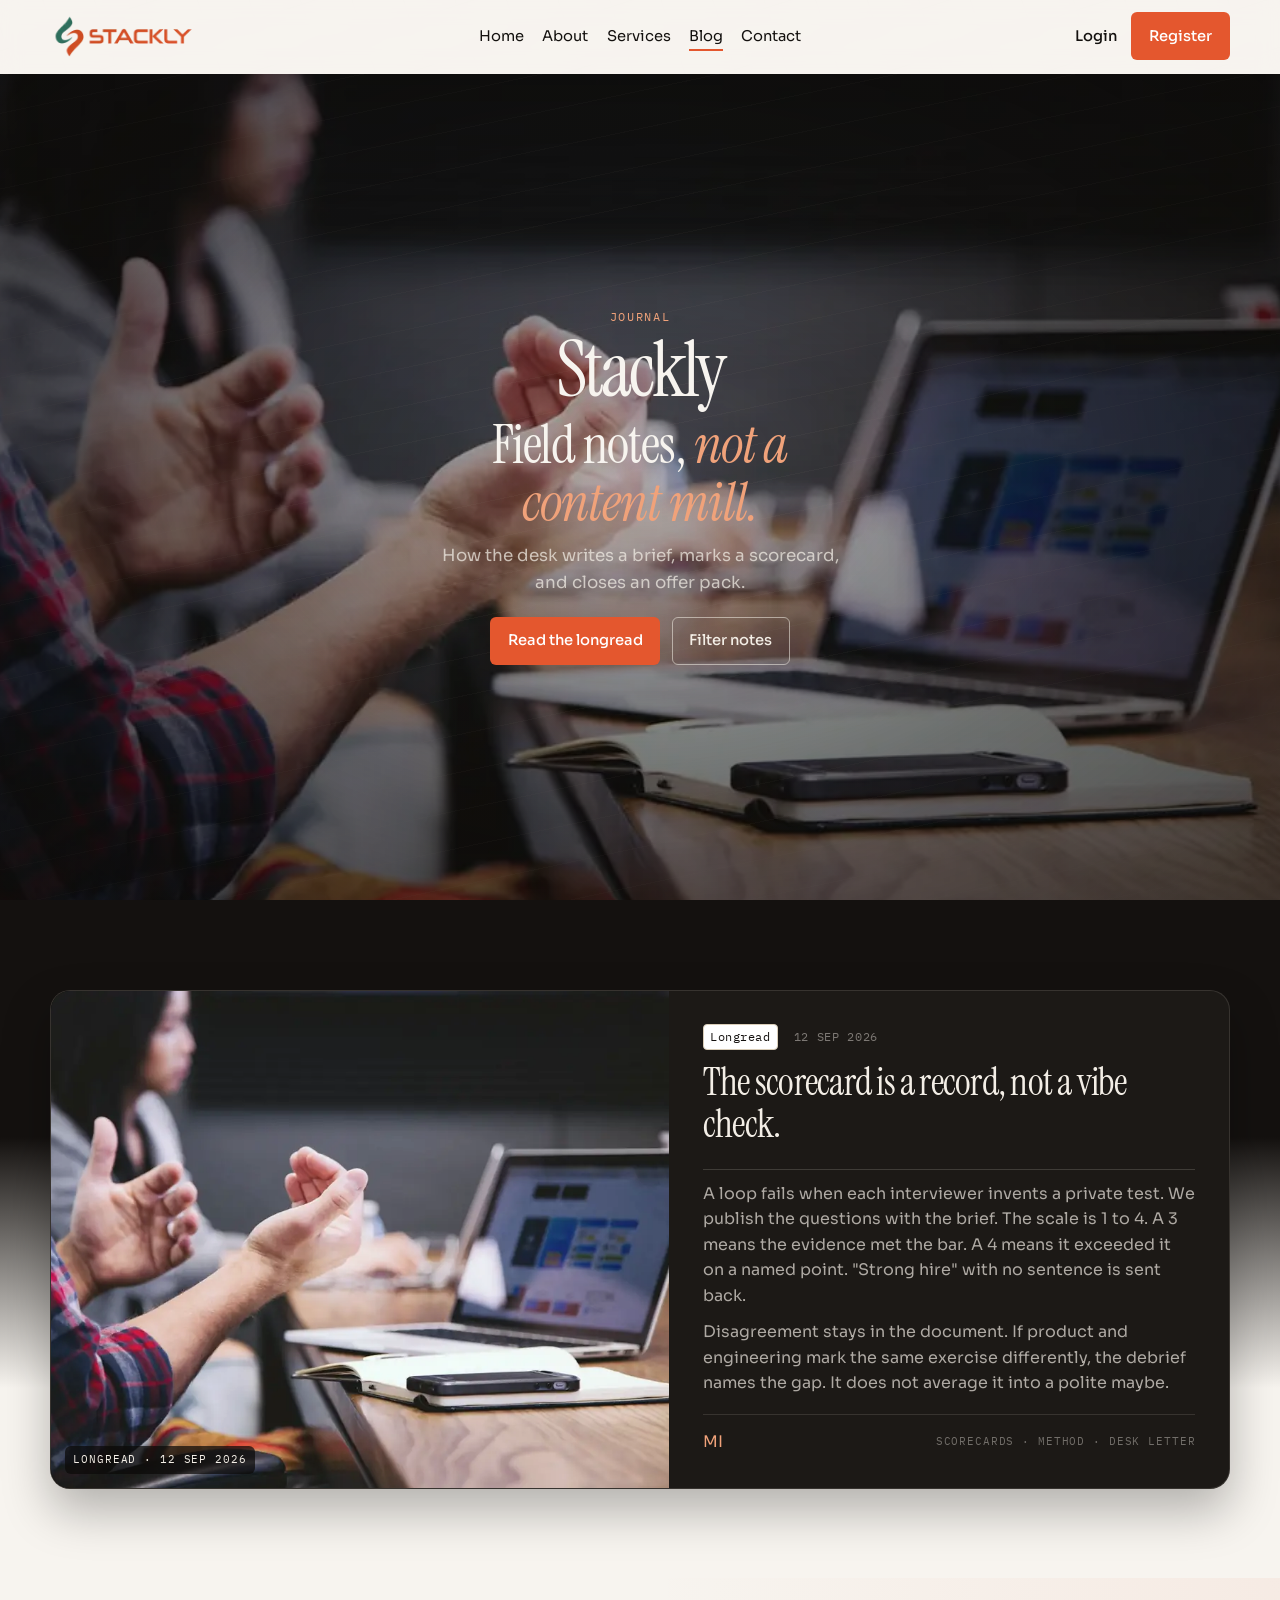
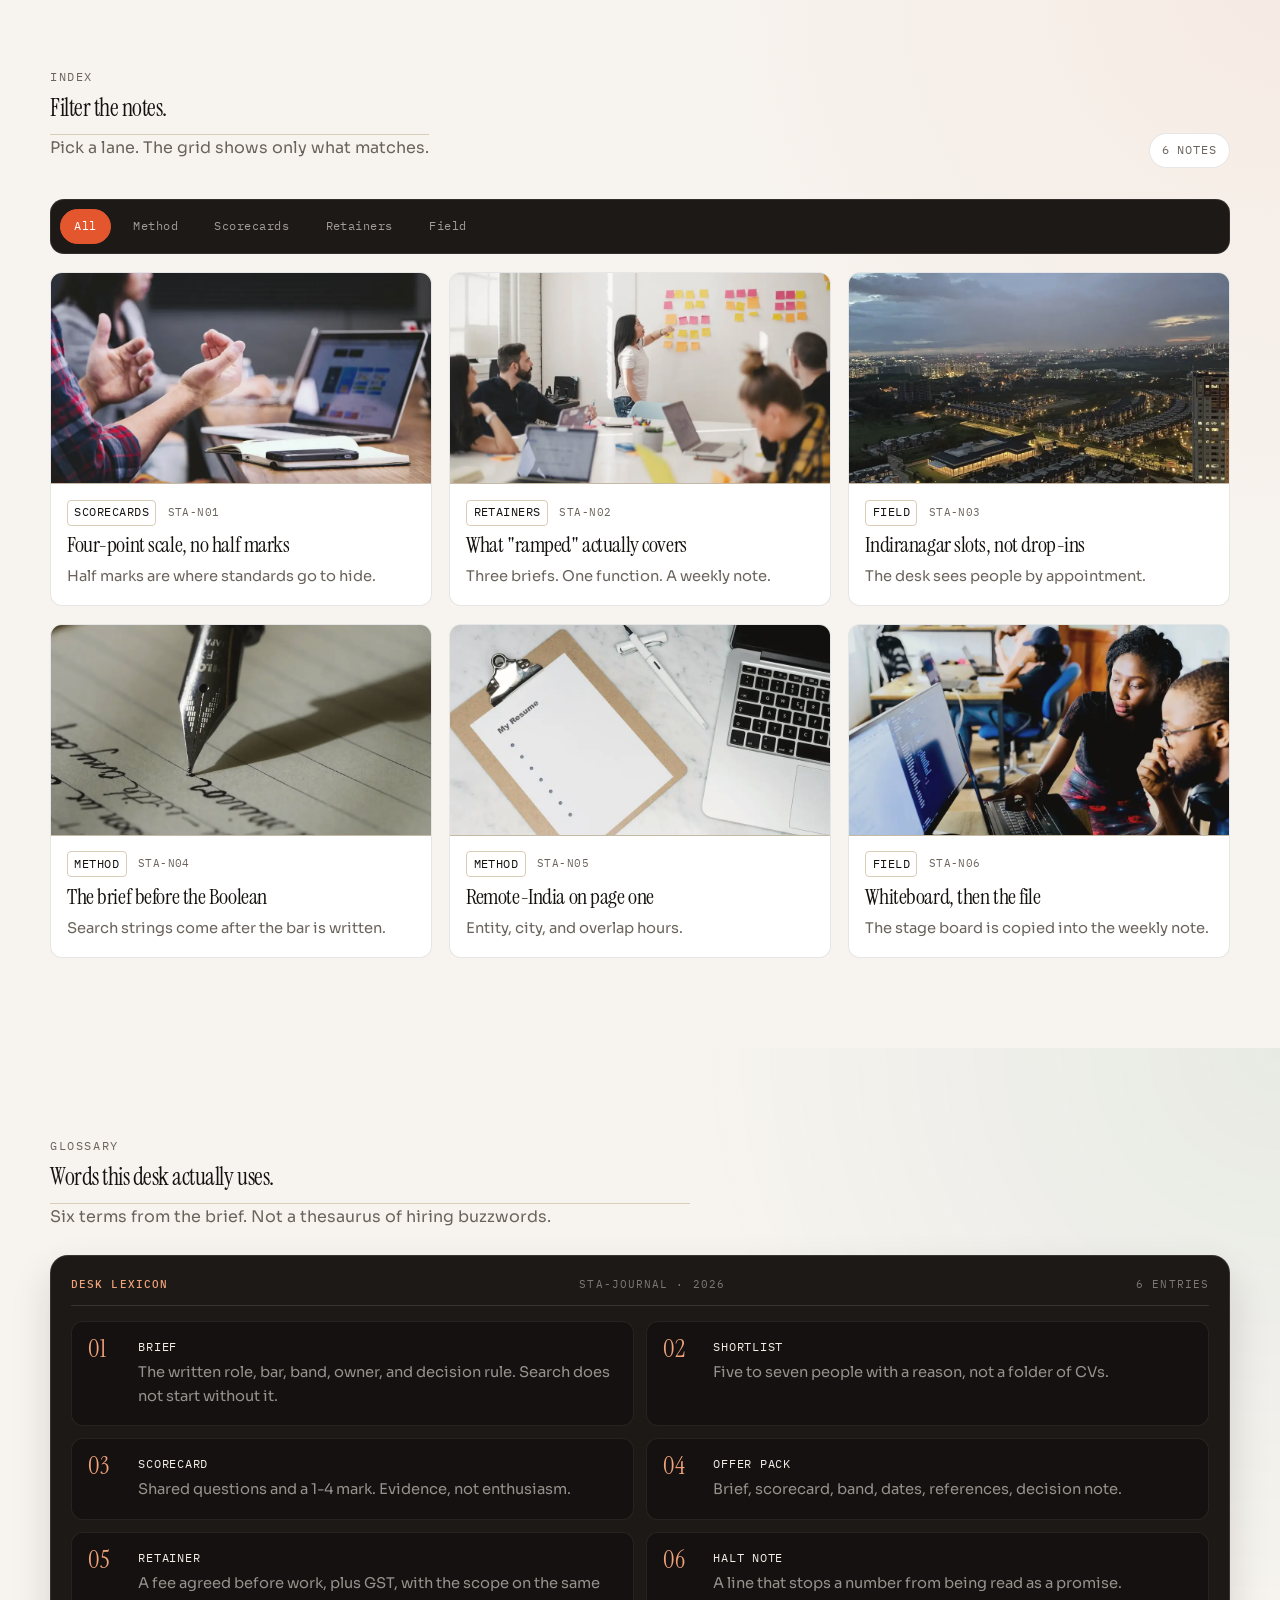
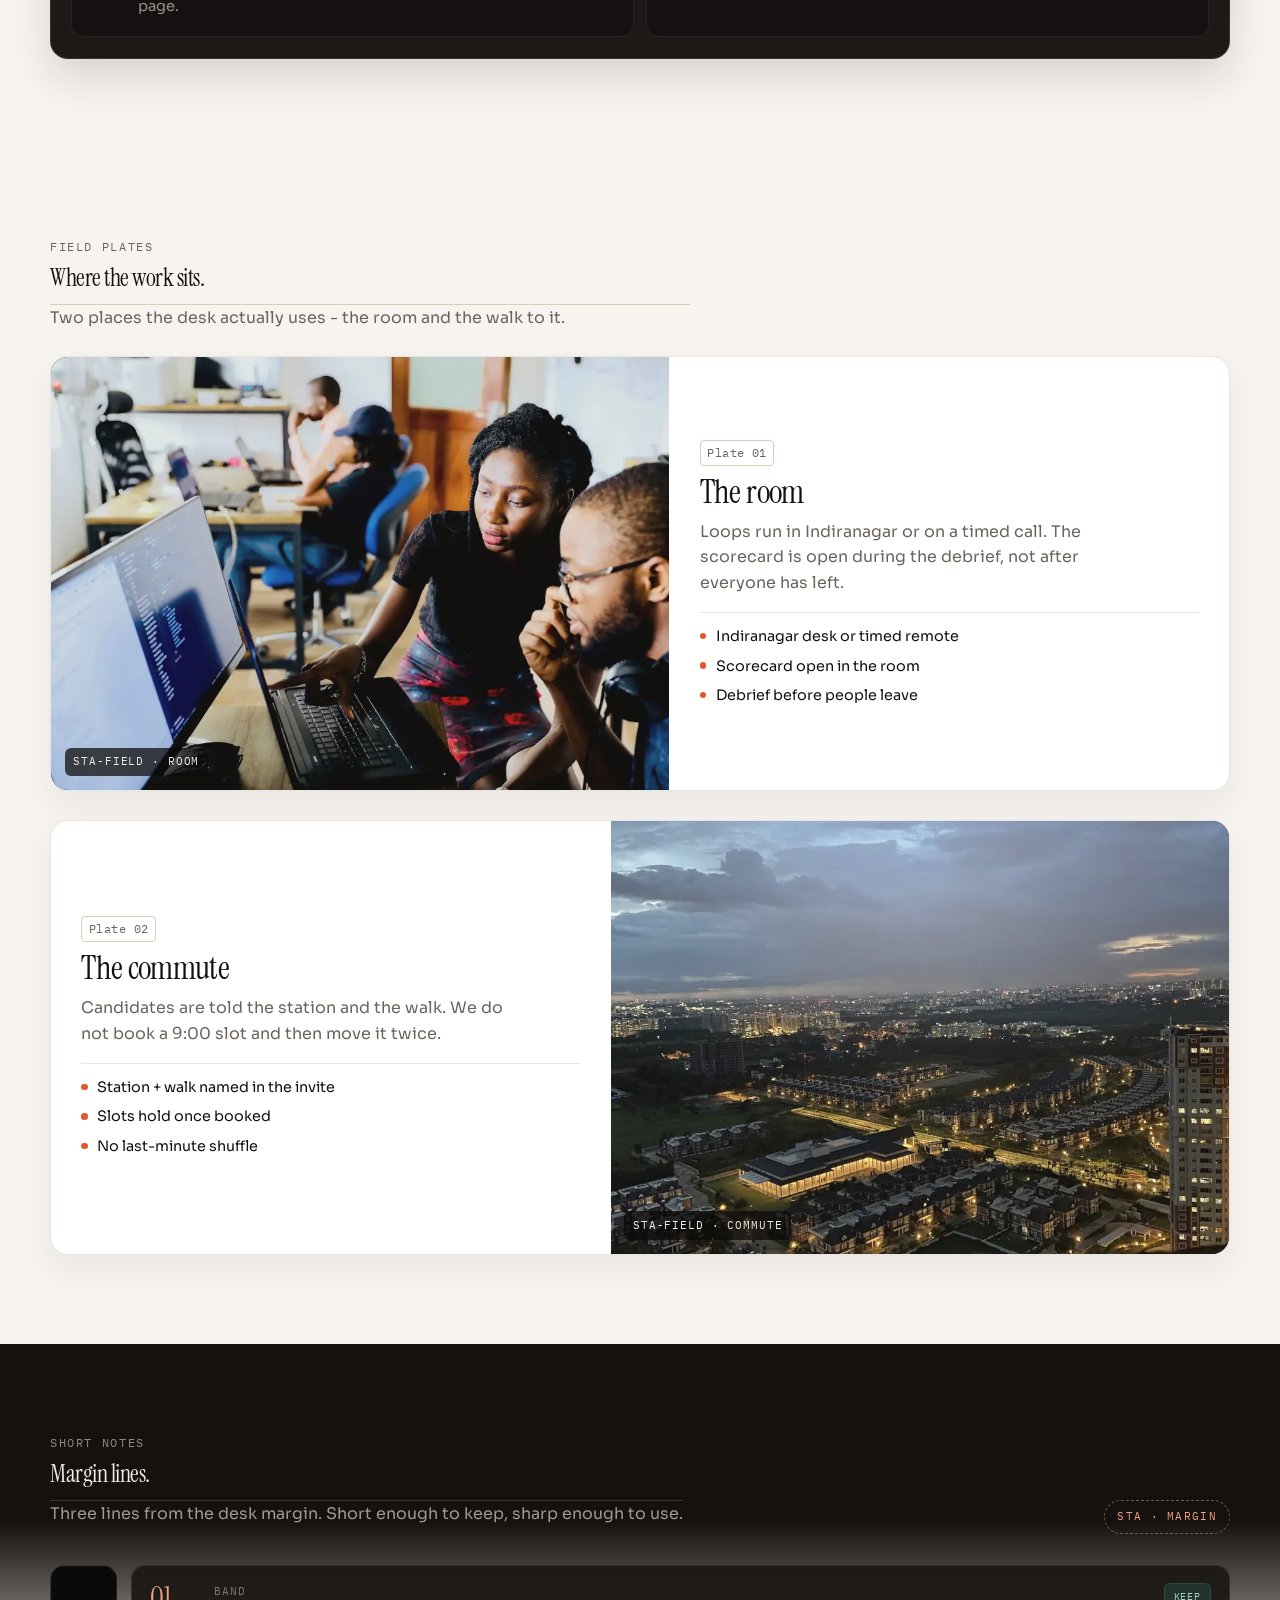
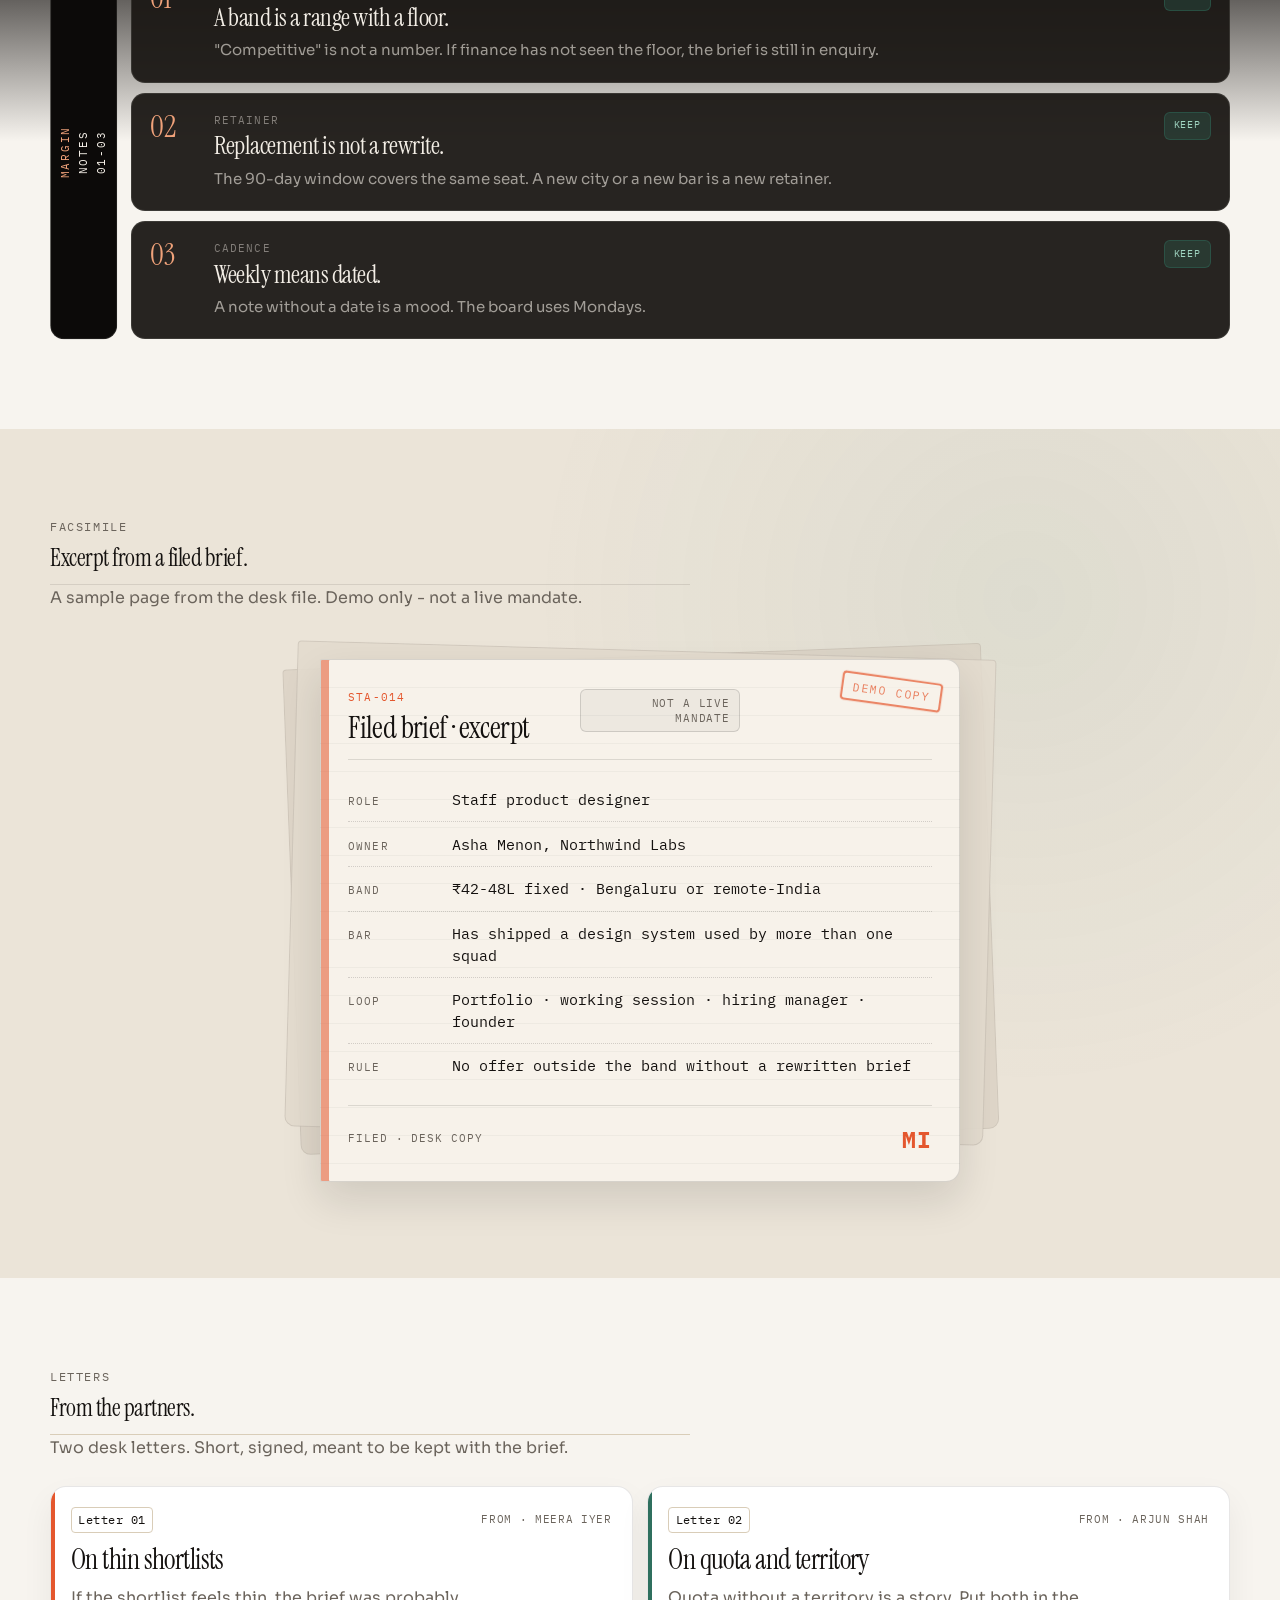
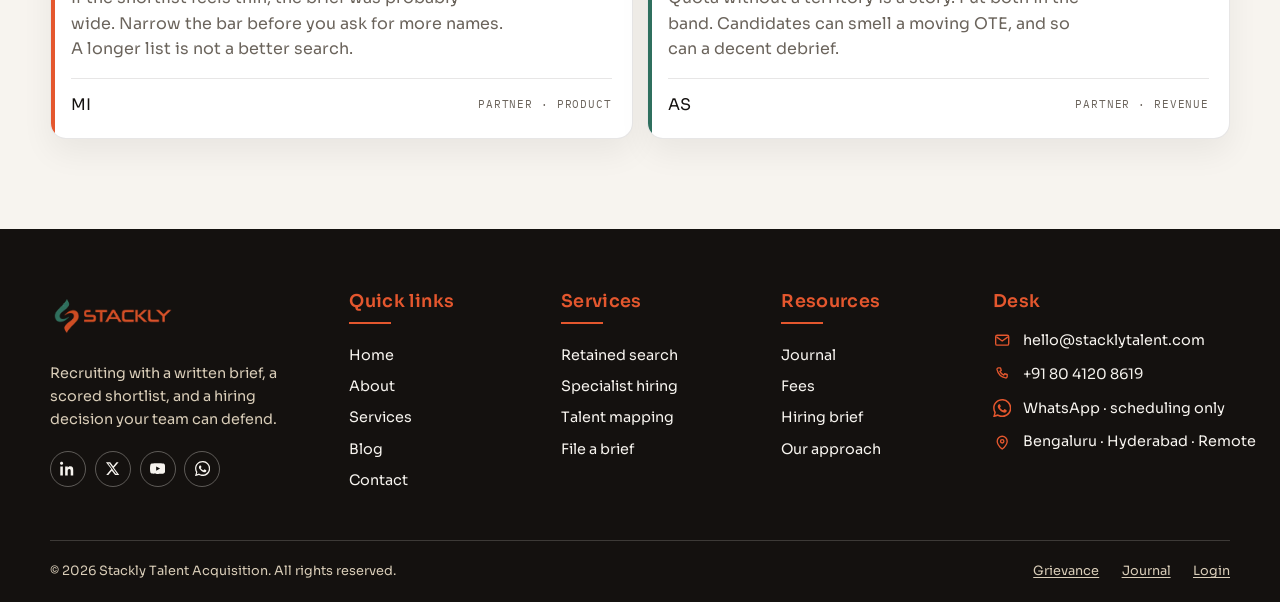
<file: blog.html>
<!DOCTYPE html>
<html lang="en-IN">
<head>
  <meta charset="utf-8">
  <meta name="viewport" content="width=device-width, initial-scale=1">
  <title>Journal — Stackly Talent Acquisition</title>
  <meta name="description" content="Notes on briefs, scorecards, retainers, and the field work of hiring.">
  <meta name="theme-color" content="#F7F4EF">
  <link rel="icon" href="img/favicon.webp" type="image/webp">
  <link rel="preconnect" href="https://fonts.googleapis.com">
  <link rel="preconnect" href="https://fonts.gstatic.com" crossorigin>
  <link href="https://fonts.googleapis.com/css2?family=IBM+Plex+Mono:wght@400;500&family=Instrument+Serif:ital@0;1&family=Sora:wght@400;500;600&display=swap" rel="stylesheet">
  <link href="https://unpkg.com/aos@2.3.4/dist/aos.css" rel="stylesheet">
  <link rel="stylesheet" href="Css/style.css?v=sta29">
  <link rel="stylesheet" href="Css/pages.css?v=sta23">
  <link rel="stylesheet" href="Css/responsive.css?v=sta39">
  <script>document.documentElement.classList.add("js");</script>
</head>
<body class="is-loading">
  <a class="skip-link" href="#main">Skip to content</a>
  <div class="preloader" id="preloader" role="status" aria-live="polite" aria-label="Opening the signal board">
    <div class="pre-grid" aria-hidden="true"></div>
    <div class="pre-plate">
      <p class="kicker">Stackly Talent</p>
      <div class="reticle" aria-hidden="true"><span class="reticle-h"></span><span class="reticle-v"></span><span class="reticle-dot"></span></div>
      <p class="pre-word" data-pre-word>Brief</p>
      <div class="meter" aria-hidden="true"><span></span></div>
      <p class="pre-meta"><span data-meter>00</span><span data-pre-stage>Opening the board</span><span>STA</span></p>
    </div>
  </div>
  <header class="site-header" id="site-header">
    <div class="wrap header-bar">
      <a class="wordmark" href="index.html"><img src="img/stackly-signal-red.webp" alt="Stackly Talent"></a>
      <nav class="primary-nav" aria-label="Primary">
        <a href="index.html">Home</a>
        <a href="about.html">About</a>
        <a href="services.html">Services</a>
        <a class="is-current" href="blog.html" aria-current="page">Blog</a>
        <a href="contact.html">Contact</a>
      </nav>
      <div class="header-actions">
        <a class="text-link" href="login.html">Login</a>
        <a class="btn btn-signal" href="register.html">Register</a>
      </div>
      <button class="nav-toggle" type="button" aria-expanded="false" aria-controls="drawer" aria-label="Open menu"><span></span></button>
    </div>
  </header>
  <div class="drawer" id="drawer" aria-hidden="true">
    <nav class="drawer-panel" aria-label="Mobile">
      <div class="drawer-top">
      </div>
      <div class="drawer-links">
        <a href="index.html"><span class="drawer-label">Home</span></a>
        <a href="about.html"><span class="drawer-label">About</span></a>
        <a href="services.html"><span class="drawer-label">Services</span></a>
        <a href="blog.html"><span class="drawer-label">Blog</span></a>
        <a href="contact.html"><span class="drawer-label">Contact</span></a>
      </div>
      <div class="drawer-foot">
        <a class="btn btn-ghost" href="login.html">Sign in</a>
        <a class="btn btn-signal" href="register.html">Register</a>
        <p class="drawer-meta">India + remote � appointments only</p>
      </div>
    </nav>
  </div>
  <main id="main">
    <section class="hero-stage is-blog" data-hero>
      <div class="hero-media">
        <img class="is-on" src="img/journal-score.webp" width="1000" height="700" alt="Interviewers comparing scorecard notes" fetchpriority="high">
      </div>
      <div class="hero-veil" aria-hidden="true"></div>
      <div class="wrap hero-copy">
        <p class="kicker">Journal</p>
        <p class="brand-signal brand-signal-sm">Stackly</p>
        <h1>Field notes, <em>not a content mill.</em></h1>
        <p class="support">How the desk writes a brief, marks a scorecard, and closes an offer pack.</p>
        <div class="cta-row">
          <a class="btn btn-signal" href="404.html">Read the longread</a>
          <a class="btn btn-ghost" href="404.html">Filter notes</a>
        </div>
      </div>
    </section>

    <section class="section longread-lane" id="longread">
      <div class="wrap">
        <article class="longread-sheet" data-aos="plate-rise">
          <figure class="longread-media">
            <img src="img/journal-score.webp" width="1000" height="700" alt="Notes compared after an interview loop" loading="lazy">
            <figcaption>LONGREAD · 12 SEP 2026</figcaption>
          </figure>
          <div class="longread-copy">
            <div class="longread-mast">
              <span class="stamp" data-aos="chip-stamp">Longread</span>
              <span class="longread-date">12 Sep 2026</span>
            </div>
            <h2>The scorecard is a record, not a vibe check.</h2>
            <span class="rule" data-aos="rule-draw"></span>
            <p>A loop fails when each interviewer invents a private test. We publish the questions with the brief. The scale is 1 to 4. A 3 means the evidence met the bar. A 4 means it exceeded it on a named point. "Strong hire" with no sentence is sent back.</p>
            <p>Disagreement stays in the document. If product and engineering mark the same exercise differently, the debrief names the gap. It does not average it into a polite maybe.</p>
            <div class="longread-foot">
              <p class="sign">MI</p>
              <p class="longread-aside">Scorecards · Method · Desk letter</p>
            </div>
          </div>
        </article>
      </div>
    </section>

    <section class="section index-lane" id="index" data-index>
      <div class="wrap">
        <header class="section-head index-head" data-aos="plate-rise">
          <div>
            <p class="kicker">Index</p>
            <h2>Filter the notes.</h2>
            <span class="rule" data-aos="rule-draw"></span>
            <p class="lede">Pick a lane. The grid shows only what matches.</p>
          </div>
          <p class="index-count" data-index-count aria-live="polite">6 notes</p>
        </header>
        <div class="filters" data-filter role="tablist" aria-label="Filter journal notes">
          <button type="button" class="is-on" data-cat="all" role="tab" aria-selected="true">All</button>
          <button type="button" data-cat="method" role="tab" aria-selected="false">Method</button>
          <button type="button" data-cat="score" role="tab" aria-selected="false">Scorecards</button>
          <button type="button" data-cat="retainer" role="tab" aria-selected="false">Retainers</button>
          <button type="button" data-cat="field" role="tab" aria-selected="false">Field</button>
        </div>
        <div class="note-grid" data-index-grid>
          <article class="note-card" data-article="score">
            <div class="note-media">
              <img src="img/journal-score.webp" width="1000" height="700" alt="Scorecard discussion" loading="lazy">
            </div>
            <div class="note-body">
              <p class="note-meta"><span class="stamp">Scorecards</span><span>STA-N01</span></p>
              <h3>Four-point scale, no half marks</h3>
              <p>Half marks are where standards go to hide.</p>
            </div>
          </article>
          <article class="note-card" data-article="retainer">
            <div class="note-media">
              <img src="img/journal-band.webp" width="1000" height="700" alt="Team reviewing a retainer scope" loading="lazy">
            </div>
            <div class="note-body">
              <p class="note-meta"><span class="stamp">Retainers</span><span>STA-N02</span></p>
              <h3>What "ramped" actually covers</h3>
              <p>Three briefs. One function. A weekly note.</p>
            </div>
          </article>
          <article class="note-card" data-article="field">
            <div class="note-media">
              <img src="img/field-city.webp" width="1000" height="700" alt="A Bengaluru street on the way to the desk" loading="lazy">
            </div>
            <div class="note-body">
              <p class="note-meta"><span class="stamp">Field</span><span>STA-N03</span></p>
              <h3>Indiranagar slots, not drop-ins</h3>
              <p>The desk sees people by appointment.</p>
            </div>
          </article>
          <article class="note-card" data-article="method">
            <div class="note-media">
              <img src="img/act-brief.webp" width="1200" height="857" alt="Writing a brief by hand" loading="lazy">
            </div>
            <div class="note-body">
              <p class="note-meta"><span class="stamp">Method</span><span>STA-N04</span></p>
              <h3>The brief before the Boolean</h3>
              <p>Search strings come after the bar is written.</p>
            </div>
          </article>
          <article class="note-card" data-article="method">
            <div class="note-media">
              <img src="img/journal-remote.webp" width="1000" height="700" alt="Laptop and a printed brief" loading="lazy">
            </div>
            <div class="note-body">
              <p class="note-meta"><span class="stamp">Method</span><span>STA-N05</span></p>
              <h3>Remote-India on page one</h3>
              <p>Entity, city, and overlap hours.</p>
            </div>
          </article>
          <article class="note-card" data-article="field">
            <div class="note-media">
              <img src="img/field-room.webp" width="1000" height="700" alt="A whiteboard used to map interview stages" loading="lazy">
            </div>
            <div class="note-body">
              <p class="note-meta"><span class="stamp">Field</span><span>STA-N06</span></p>
              <h3>Whiteboard, then the file</h3>
              <p>The stage board is copied into the weekly note.</p>
            </div>
          </article>
        </div>
        <p class="index-empty" data-index-empty hidden>No notes in this lane. Pick another filter.</p>
      </div>
    </section>

    <section class="section glossary-lane" id="glossary">
      <div class="wrap">
        <header class="section-head" data-aos="plate-rise">
          <p class="kicker">Glossary</p>
          <h2>Words this desk actually uses.</h2>
          <span class="rule" data-aos="rule-draw"></span>
          <p class="lede">Six terms from the brief. Not a thesaurus of hiring buzzwords.</p>
        </header>
        <div class="glossary-plate" data-aos="plate-rise">
          <div class="glossary-mast">
            <span>DESK LEXICON</span>
            <span>STA-JOURNAL · 2026</span>
            <span>6 ENTRIES</span>
          </div>
          <dl class="glossary">
            <div class="glossary-entry">
              <span class="glossary-idx">01</span>
              <div>
                <dt>Brief</dt>
                <dd>The written role, bar, band, owner, and decision rule. Search does not start without it.</dd>
              </div>
            </div>
            <div class="glossary-entry">
              <span class="glossary-idx">02</span>
              <div>
                <dt>Shortlist</dt>
                <dd>Five to seven people with a reason, not a folder of CVs.</dd>
              </div>
            </div>
            <div class="glossary-entry">
              <span class="glossary-idx">03</span>
              <div>
                <dt>Scorecard</dt>
                <dd>Shared questions and a 1-4 mark. Evidence, not enthusiasm.</dd>
              </div>
            </div>
            <div class="glossary-entry">
              <span class="glossary-idx">04</span>
              <div>
                <dt>Offer pack</dt>
                <dd>Brief, scorecard, band, dates, references, decision note.</dd>
              </div>
            </div>
            <div class="glossary-entry">
              <span class="glossary-idx">05</span>
              <div>
                <dt>Retainer</dt>
                <dd>A fee agreed before work, plus GST, with the scope on the same page.</dd>
              </div>
            </div>
            <div class="glossary-entry">
              <span class="glossary-idx">06</span>
              <div>
                <dt>Halt note</dt>
                <dd>A line that stops a number from being read as a promise.</dd>
              </div>
            </div>
          </dl>
        </div>
      </div>
    </section>

    <section class="section field-lane" id="field">
      <div class="wrap">
        <header class="section-head" data-aos="plate-rise">
          <p class="kicker">Field plates</p>
          <h2>Where the work sits.</h2>
          <span class="rule" data-aos="rule-draw"></span>
          <p class="lede">Two places the desk actually uses - the room and the walk to it.</p>
        </header>
        <div class="field-stack">
          <article class="field-card" data-aos="plate-rise">
            <figure class="field-media">
              <img src="img/field-room.webp" width="1000" height="700" alt="Interview room whiteboard" loading="lazy">
              <figcaption>STA-FIELD · ROOM</figcaption>
            </figure>
            <div class="field-body">
              <p class="stamp">Plate 01</p>
              <h3>The room</h3>
              <p>Loops run in Indiranagar or on a timed call. The scorecard is open during the debrief, not after everyone has left.</p>
              <ul class="field-meta">
                <li>Indiranagar desk or timed remote</li>
                <li>Scorecard open in the room</li>
                <li>Debrief before people leave</li>
              </ul>
            </div>
          </article>
          <article class="field-card is-flip" data-aos="plate-rise">
            <figure class="field-media">
              <img src="img/field-city.webp" width="1000" height="700" alt="City commute toward the Bengaluru desk" loading="lazy">
              <figcaption>STA-FIELD · COMMUTE</figcaption>
            </figure>
            <div class="field-body">
              <p class="stamp">Plate 02</p>
              <h3>The commute</h3>
              <p>Candidates are told the station and the walk. We do not book a 9:00 slot and then move it twice.</p>
              <ul class="field-meta">
                <li>Station + walk named in the invite</li>
                <li>Slots hold once booked</li>
                <li>No last-minute shuffle</li>
              </ul>
            </div>
          </article>
        </div>
      </div>
    </section>

    <section class="section notes-lane" id="notes">
      <div class="wrap">
        <header class="section-head notes-head" data-aos="plate-rise">
          <div>
            <p class="kicker">Short notes</p>
            <h2>Margin lines.</h2>
            <span class="rule" data-aos="rule-draw"></span>
            <p class="lede">Three lines from the desk margin. Short enough to keep, sharp enough to use.</p>
          </div>
          <p class="notes-seal" aria-hidden="true">STA · MARGIN</p>
        </header>
        <div class="notes-ledger" data-aos="plate-rise">
          <aside class="notes-spine" aria-hidden="true">
            <span>MARGIN</span>
            <span>NOTES</span>
            <span>01-03</span>
          </aside>
          <div class="notes-board">
            <article class="note-slip">
              <span class="note-idx">01</span>
              <div>
                <p class="note-tag">Band</p>
                <h3>A band is a range with a floor.</h3>
                <p>"Competitive" is not a number. If finance has not seen the floor, the brief is still in enquiry.</p>
              </div>
              <span class="note-mark">Keep</span>
            </article>
            <article class="note-slip">
              <span class="note-idx">02</span>
              <div>
                <p class="note-tag">Retainer</p>
                <h3>Replacement is not a rewrite.</h3>
                <p>The 90-day window covers the same seat. A new city or a new bar is a new retainer.</p>
              </div>
              <span class="note-mark">Keep</span>
            </article>
            <article class="note-slip">
              <span class="note-idx">03</span>
              <div>
                <p class="note-tag">Cadence</p>
                <h3>Weekly means dated.</h3>
                <p>A note without a date is a mood. The board uses Mondays.</p>
              </div>
              <span class="note-mark">Keep</span>
            </article>
          </div>
        </div>
      </div>
    </section>

    <section class="section facsimile-lane" id="facsimile">
      <div class="wrap">
        <header class="section-head" data-aos="plate-rise">
          <p class="kicker">Facsimile</p>
          <h2>Excerpt from a filed brief.</h2>
          <span class="rule" data-aos="rule-draw"></span>
          <p class="lede">A sample page from the desk file. Demo only - not a live mandate.</p>
        </header>
        <div class="facsimile-stage" data-aos="plate-rise">
          <div class="facsimile-stack" aria-hidden="true">
            <span class="facsimile-sheet is-back"></span>
            <span class="facsimile-sheet is-mid"></span>
          </div>
          <article class="facsimile-doc">
            <p class="facsimile-stamp" aria-hidden="true">DEMO COPY</p>
            <header class="facsimile-doc-head">
              <div>
                <p class="facsimile-ref">STA-014</p>
                <h3>Filed brief · excerpt</h3>
              </div>
              <p class="facsimile-status">Not a live mandate</p>
            </header>
            <dl class="facsimile-form">
              <div class="facsimile-line"><dt>Role</dt><dd>Staff product designer</dd></div>
              <div class="facsimile-line"><dt>Owner</dt><dd>Asha Menon, Northwind Labs</dd></div>
              <div class="facsimile-line"><dt>Band</dt><dd>₹42-48L fixed · Bengaluru or remote-India</dd></div>
              <div class="facsimile-line"><dt>Bar</dt><dd>Has shipped a design system used by more than one squad</dd></div>
              <div class="facsimile-line"><dt>Loop</dt><dd>Portfolio · working session · hiring manager · founder</dd></div>
              <div class="facsimile-line"><dt>Rule</dt><dd>No offer outside the band without a rewritten brief</dd></div>
            </dl>
            <footer class="facsimile-doc-foot">
              <span>Filed · desk copy</span>
              <strong class="sign">MI</strong>
            </footer>
          </article>
        </div>
      </div>
    </section>

    <section class="section letters-lane" id="letters">
      <div class="wrap">
        <header class="section-head" data-aos="plate-rise">
          <p class="kicker">Letters</p>
          <h2>From the partners.</h2>
          <span class="rule" data-aos="rule-draw"></span>
          <p class="lede">Two desk letters. Short, signed, meant to be kept with the brief.</p>
        </header>
        <div class="letters-stack" data-aos="plate-rise">
          <article class="desk-letter">
            <div class="desk-letter-head">
              <span class="stamp">Letter 01</span>
              <span class="desk-letter-from">From · Meera Iyer</span>
            </div>
            <h3>On thin shortlists</h3>
            <p>If the shortlist feels thin, the brief was probably wide. Narrow the bar before you ask for more names. A longer list is not a better search.</p>
            <div class="desk-letter-foot">
              <p class="sign">MI</p>
              <span>Partner · product</span>
            </div>
          </article>
          <article class="desk-letter">
            <div class="desk-letter-head">
              <span class="stamp">Letter 02</span>
              <span class="desk-letter-from">From · Arjun Shah</span>
            </div>
            <h3>On quota and territory</h3>
            <p>Quota without a territory is a story. Put both in the band. Candidates can smell a moving OTE, and so can a decent debrief.</p>
            <div class="desk-letter-foot">
              <p class="sign">AS</p>
              <span>Partner · revenue</span>
            </div>
          </article>
        </div>
      </div>
    </section>
  </main>
      <footer class="site-footer">
    <div class="wrap foot-grid">
      <div class="foot-brand">
        <a class="wordmark" href="index.html"><img src="img/stackly-signal-red.webp" alt="Stackly Talent"></a>
        <p>Recruiting with a written brief, a scored shortlist, and a hiring decision your team can defend.</p>
        <div class="foot-socials" aria-label="Social links">
          <a href="404.html"  aria-label="LinkedIn"><svg viewBox="0 0 24 24" aria-hidden="true"><path d="M4.98 3.5C4.98 4.88 3.86 6 2.5 6S0 4.88 0 3.5 1.12 1 2.5 1s2.48 1.12 2.48 2.5zM.5 8.5h4V23h-4V8.5zM8.5 8.5h3.8v2h.05c.53-1 1.83-2.05 3.77-2.05 4.03 0 4.78 2.65 4.78 6.1V23h-4v-6.6c0-1.57-.03-3.6-2.2-3.6-2.2 0-2.54 1.72-2.54 3.5V23h-4V8.5z"/></svg></a>
          <a href="404.html"  aria-label="X"><svg viewBox="0 0 24 24" aria-hidden="true"><path d="M18.244 2H21.5l-7.5 8.57L22.5 22h-6.59l-5.16-6.74L5.2 22H1.94l8.03-9.17L1.5 2h6.75l4.66 6.2L18.244 2zm-1.16 18h1.8L7.02 3.94H5.1L17.084 20z"/></svg></a>
          <a href="404.html"  aria-label="YouTube"><svg viewBox="0 0 24 24" aria-hidden="true"><path d="M23.5 6.2a3 3 0 0 0-2.1-2.1C19.5 3.5 12 3.5 12 3.5s-7.5 0-9.4.6A3 3 0 0 0 .5 6.2 31.5 31.5 0 0 0 0 12a31.5 31.5 0 0 0 .5 5.8 3 3 0 0 0 2.1 2.1c1.9.6 9.4.6 9.4.6s7.5 0 9.4-.6a3 3 0 0 0 2.1-2.1A31.5 31.5 0 0 0 24 12a31.5 31.5 0 0 0-.5-5.8zM9.75 15.5v-7l6.2 3.5-6.2 3.5z"/></svg></a>
          <a href="404.html"  aria-label="WhatsApp"><svg viewBox="0 0 24 24" aria-hidden="true"><path d="M20.5 3.5A10.9 10.9 0 0 0 12 0C5.4 0 .1 5.3.1 11.9c0 2.1.5 4.1 1.6 5.9L0 24l6.3-1.7a11.9 11.9 0 0 0 5.7 1.5h.1c6.6 0 11.9-5.3 11.9-11.9 0-3.2-1.2-6.2-3.5-8.4zM12 21.5h-.1a9.8 9.8 0 0 1-5-1.4l-.4-.2-3.7 1 1-3.6-.2-.4a9.8 9.8 0 0 1-1.5-5.2C2.1 6.4 6.5 2 12 2a9.8 9.8 0 0 1 9.9 9.8c0 5.4-4.4 9.7-9.9 9.7zm5.4-7.3c-.3-.1-1.7-.8-2-.9-.3-.1-.5-.2-.7.2-.2.3-.8.9-.9 1.1-.2.2-.3.2-.6.1-1.7-.8-2.9-1.5-4-3.4-.3-.5.3-.5.9-1.6.1-.2 0-.4 0-.5l-.8-1.8c-.2-.5-.4-.4-.7-.4h-.6c-.2 0-.5.1-.8.4-.3.3-1 1-1 2.4s1 2.8 1.2 3c.1.2 2 3.1 4.9 4.3.7.3 1.2.5 1.6.6.7.2 1.3.2 1.8.1.6-.1 1.7-.7 2-1.4.2-.7.2-1.3.2-1.4 0-.1-.2-.2-.5-.3z"/></svg></a>
        </div>
      </div>
      <div class="foot-links">
        <h2 class="footer-title">Quick links</h2>
        <a href="index.html">Home</a>
        <a href="about.html">About</a>
        <a href="services.html">Services</a>
        <a href="blog.html">Blog</a>
        <a href="contact.html">Contact</a>
      </div>
      <div class="foot-links">
        <h2 class="footer-title">Services</h2>
        <a href="404.html">Retained search</a>
        <a href="404.html">Specialist hiring</a>
        <a href="404.html">Talent mapping</a>
        <a href="404.html">File a brief</a>
      </div>
      <div class="foot-links">
        <h2 class="footer-title">Resources</h2>
        <a href="404.html">Journal</a>
        <a href="404.html">Fees</a>
        <a href="404.html">Hiring brief</a>
        <a href="404.html">Our approach</a>
      </div>
      <div class="foot-contact">
        <h2 class="footer-title">Desk</h2>
        <a class="foot-line" href="404.html">
          <svg class="foot-ico is-stroke" viewBox="0 0 24 24" aria-hidden="true"><rect x="3.5" y="5.5" width="17" height="13" rx="2"/><path d="m5 8 7 5 7-5"/></svg>
          <span>hello@stacklytalent.com</span>
        </a>
        <a class="foot-line" href="404.html">
          <svg class="foot-ico is-stroke" viewBox="0 0 24 24" aria-hidden="true"><path d="M7 3.8h2.8l1 3.4-1.8 1.1a11.2 11.2 0 0 0 5 4.9l1.1-1.8 3.4 1v2.7a1.8 1.8 0 0 1-2 1.8A14.4 14.4 0 0 1 5.2 5.8 1.8 1.8 0 0 1 7 3.8z"/></svg>
          <span>+91 80 4120 8619</span>
        </a>
        <a class="foot-line" href="404.html">
          <svg class="foot-ico is-fill" viewBox="0 0 24 24" aria-hidden="true"><path d="M20.5 3.5A10.9 10.9 0 0 0 12 0C5.4 0 .1 5.3.1 11.9c0 2.1.5 4.1 1.6 5.9L0 24l6.3-1.7a11.9 11.9 0 0 0 5.7 1.5h.1c6.6 0 11.9-5.3 11.9-11.9 0-3.2-1.2-6.2-3.5-8.4zM12 21.5h-.1a9.8 9.8 0 0 1-5-1.4l-.4-.2-3.7 1 1-3.6-.2-.4a9.8 9.8 0 0 1-1.5-5.2C2.1 6.4 6.5 2 12 2a9.8 9.8 0 0 1 9.9 9.8c0 5.4-4.4 9.7-9.9 9.7zm5.4-7.3c-.3-.1-1.7-.8-2-.9-.3-.1-.5-.2-.7.2-.2.3-.8.9-.9 1.1-.2.2-.3.2-.6.1-1.7-.8-2.9-1.5-4-3.4-.3-.5.3-.5.9-1.6.1-.2 0-.4 0-.5l-.8-1.8c-.2-.5-.4-.4-.7-.4h-.6c-.2 0-.5.1-.8.4-.3.3-1 1-1 2.4s1 2.8 1.2 3c.1.2 2 3.1 4.9 4.3.7.3 1.2.5 1.6.6.7.2 1.3.2 1.8.1.6-.1 1.7-.7 2-1.4.2-.7.2-1.3.2-1.4 0-.1-.2-.2-.5-.3z"/></svg>
          <span>WhatsApp · scheduling only</span>
        </a>
        <a class="foot-line" href="404.html">
          <svg class="foot-ico is-stroke" viewBox="0 0 24 24" aria-hidden="true"><path d="M12 21s6.5-5.1 6.5-10.2a6.5 6.5 0 1 0-13 0C5.5 15.9 12 21 12 21z"/><circle cx="12" cy="10.8" r="2.2"/></svg>
          <span>Bengaluru · Hyderabad · Remote</span>
        </a>
      </div>
    </div>
    <div class="wrap foot-base">
      <span>© <span id="y">2026</span> Stackly Talent Acquisition. All rights reserved.</span>
      <nav aria-label="Footer legal"><a href="404.html">Grievance</a><a href="404.html">Journal</a><a href="login.html">Login</a></nav>
    </div>
  </footer>
  <div class="toast" id="toast" role="status" aria-live="polite"></div>
  <script src="Js/data.js?v=sta1"></script>
  <script src="https://unpkg.com/aos@2.3.4/dist/aos.js"></script>
  <script src="Js/main.js?v=sta26"></script>
</body>
</html>
</file>
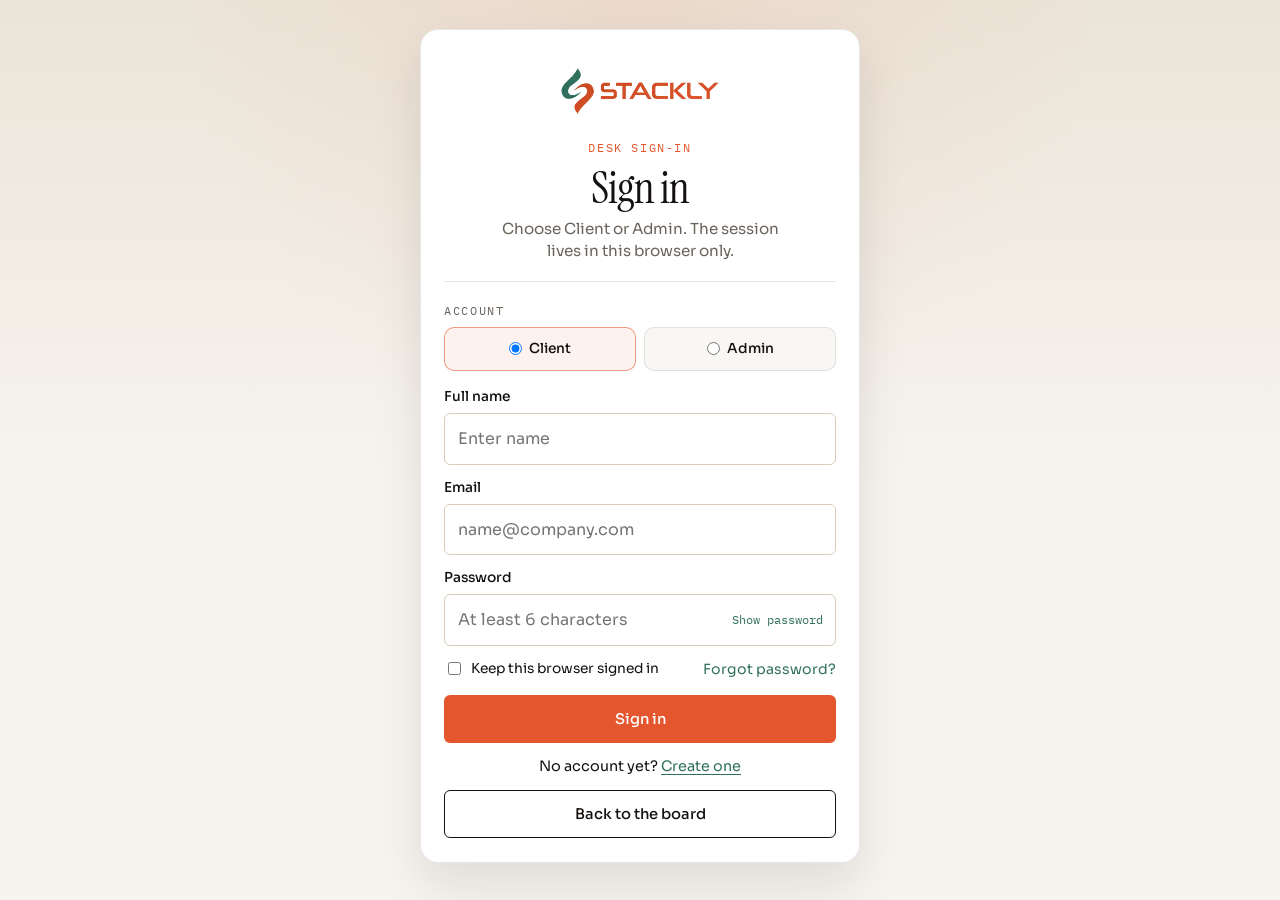
<file: client-dashboard.html>
<!DOCTYPE html>
<html lang="en-IN" class="dash-lock">
<head>
  <meta charset="utf-8">
  <meta name="viewport" content="width=device-width, initial-scale=1">
  <title>Client desk — Stackly Talent</title>
  <meta name="description" content="Demo client desk for Stackly Talent briefs, candidates, interviews, and offer packs.">
  <meta name="theme-color" content="#F7F4EF">
  <link rel="icon" href="img/favicon.webp" type="image/webp">
  <link rel="preconnect" href="https://fonts.googleapis.com">
  <link rel="preconnect" href="https://fonts.gstatic.com" crossorigin>
  <link href="https://fonts.googleapis.com/css2?family=IBM+Plex+Mono:wght@400;500&family=Instrument+Serif:ital@0;1&family=Sora:wght@400;500;600&display=swap" rel="stylesheet">
  <link href="https://unpkg.com/aos@2.3.4/dist/aos.css" rel="stylesheet">
  <link rel="stylesheet" href="Css/style.css?v=sta12">
  <link rel="stylesheet" href="Css/pages.css?v=sta3">
  <link rel="stylesheet" href="Css/responsive.css?v=sta3">
  <link rel="stylesheet" href="Css/dashboard.css?v=sta5">
  <script>document.documentElement.classList.add("js");</script>
</head>
<body class="dash-page is-loading" data-role="client">
  <a class="skip-link" href="#main">Skip to desk</a>
  <div class="preloader" id="preloader" role="status" aria-live="polite" aria-label="Opening the signal board">
    <div class="pre-grid" aria-hidden="true"></div>
    <div class="pre-plate">
      <p class="kicker">Stackly Talent</p>
      <div class="reticle" aria-hidden="true"><span class="reticle-h"></span><span class="reticle-v"></span><span class="reticle-dot"></span></div>
      <p class="pre-word" data-pre-word>Brief</p>
      <div class="meter" aria-hidden="true"><span></span></div>
      <p class="pre-meta"><span data-meter>00</span><span data-pre-stage>Opening the board</span><span>STA</span></p>
    </div>
  </div>
  <div class="dash-shell">
    <aside class="dash-side" id="dash-side">
      <a class="wordmark" href="client-dashboard.html"><img src="img/stackly-signal-red.webp" alt="Stackly Talent"></a>
      <p class="kicker">Client desk</p>
      <nav class="side-nav" aria-label="Client sections">
        <button type="button" class="is-on" data-panel="overview">Overview</button>
        <button type="button" data-panel="briefs">Briefs</button>
        <button type="button" data-panel="candidates">Candidates</button>
        <button type="button" data-panel="interviews">Interviews</button>
        <button type="button" data-panel="offers">Offers</button>
        <button type="button" data-panel="messages">Messages</button>
        <button type="button" data-panel="tasks">Tasks</button>
        <button type="button" data-panel="settings">Settings</button>
      </nav>
      <button class="side-logout" type="button" data-logout>Logout</button>
    </aside>
    <div class="dash-scrim"></div>
    <main class="dash-main" id="main">
      <div class="dash-top">
        <h1 data-panel-title>Overview</h1>
        <div class="who" data-who>
          <span class="who-mark" data-who-initials>AM</span>
          <span><strong data-who-name>Asha Menon</strong><small data-who-mail>client@stackly.demo</small></span>
        </div>
        <button class="dash-burger" type="button" aria-label="Open sections" aria-expanded="false" aria-controls="dash-side">
          <span class="dash-burger-icon" aria-hidden="true"></span>
        </button>
      </div>

      <section class="panel is-on" id="panel-overview">
        <div class="panel-head">
          <div>
            <p class="dash-lead">Northwind Labs · ramped hire · demo retainer STA-R2. Three briefs, one function: product.</p>
          </div>
          <p class="panel-chip">Week of 22 Sep</p>
        </div>
        <div class="stat-row">
          <article class="stat"><b>3</b><span>open briefs</span></article>
          <article class="stat"><b>4</b><span>interviews this week</span></article>
          <article class="stat"><b>1</b><span>offer pack in draft</span></article>
          <article class="stat"><b>11d</b><span>median to shortlist</span></article>
        </div>
        <div class="dash-split">
          <div class="dash-card">
            <div class="dash-card-head">
              <h2>Needs you</h2>
              <p class="kicker">3 open</p>
            </div>
            <ul class="rows">
              <li class="row"><span class="stamp">STA-014</span><p>Score the working session for N. Rao<small class="sub">Due today · Meera · Indiranagar room 2</small></p><span class="hide-md">Product</span><span class="status is-wait">Waiting</span></li>
              <li class="row"><span class="stamp">STA-033</span><p>Read the offer pack before Thursday's call<small class="sub">Band already filed · pack OFF-033</small></p><span class="hide-md">Revenue</span><span class="status">Ready</span></li>
              <li class="row"><span class="stamp">STA-021</span><p>Confirm the second seat is still remote-India<small class="sub">Search week 2 · entity line missing</small></p><span class="hide-md">Product</span><span class="status is-wait">Waiting</span></li>
            </ul>
          </div>
          <div class="dash-card">
            <div class="dash-card-head">
              <h3>This week</h3>
              <p class="kicker">IST</p>
            </div>
            <ol class="timeline">
              <li><time>Tue</time><div><strong>Working session · N. Rao</strong><p>STA-014 · 11:00 · bring scorecard</p></div></li>
              <li><time>Wed</time><div><strong>Systems loop · L. Joseph</strong><p>STA-021 · video · Meera hosts</p></div></li>
              <li><time>Thu</time><div><strong>Offer call · A. D'Souza</strong><p>STA-033 · pack must be marked read</p></div></li>
              <li><time>Fri</time><div><strong>Kickoff · people partner</strong><p>STA-027 · decision maker in the room</p></div></li>
            </ol>
            <p class="dash-note" style="margin-top:1rem"><strong>Halt note.</strong> Demo desk only. Figures are for the theme preview.</p>
          </div>
        </div>
      </section>

      <section class="panel" id="panel-briefs">
        <div class="panel-head">
          <p class="dash-lead">Filed roles. Scope is the line under the title - not a CV count.</p>
          <div class="panel-actions">
            <p class="panel-chip">5 briefs</p>
            <p class="panel-chip">Product ramp</p>
          </div>
        </div>
        <div class="filter-bar" aria-label="Brief filters">
          <button type="button" class="is-on">All</button>
          <button type="button">Shortlist</button>
          <button type="button">Interviews</button>
          <button type="button">Search</button>
          <button type="button">Closed</button>
        </div>
        <div class="dash-split">
          <div class="dash-card">
            <div class="dash-card-head"><h2>Live briefs</h2><p class="kicker">Open seats</p></div>
            <ul class="rows">
              <li class="row"><span class="stamp">STA-014</span><p>Staff product designer<small class="sub">Bengaluru or remote · 1 seat · band ₹42-48L · Meera</small></p><span class="hide-md">Meera</span><span class="status is-wait">Shortlist</span></li>
              <li class="row"><span class="stamp">STA-018</span><p>Revenue operations lead<small class="sub">Hyderabad · 1 seat · band ₹36-40L · Arjun</small></p><span class="hide-md">Arjun</span><span class="status">Interviews</span></li>
              <li class="row"><span class="stamp">STA-021</span><p>Backend engineer, payments<small class="sub">Remote-India · 2 seats · band ₹32-38L</small></p><span class="hide-md">Meera</span><span class="status">Search</span></li>
              <li class="row"><span class="stamp">STA-027</span><p>People partner, ops<small class="sub">Bengaluru · 1 seat · kickoff Thursday</small></p><span class="hide-md">Leela</span><span class="status is-wait">Kickoff</span></li>
              <li class="row"><span class="stamp">STA-009</span><p>Support lead<small class="sub">Closed · accepted inside band · INV-STA-088</small></p><span class="hide-md">Leela</span><span class="status">Close</span></li>
            </ul>
          </div>
          <div class="dash-card">
            <div class="dash-card-head"><h3>Retainer scope</h3><p class="kicker">STA-R2</p></div>
            <ul class="fact-list">
              <li><span class="idx">01</span><div><strong>Three briefs max</strong><span>Product function only on this ramp.</span></div></li>
              <li><span class="idx">02</span><div><strong>Weekly note</strong><span>Mondays. Who was spoken to, who declined.</span></div></li>
              <li><span class="idx">03</span><div><strong>90-day replace</strong><span>Same seat only. New bar is a new brief.</span></div></li>
            </ul>
            <div class="mini-grid" style="margin-top:1rem">
              <article class="mini-tile"><p class="kicker">Cycle</p><strong>8-12w</strong><p>Typical retained seat</p></article>
              <article class="mini-tile"><p class="kicker">Fee demo</p><strong>₹2.4L</strong><p>Monthly ramp line</p></article>
            </div>
          </div>
        </div>
      </section>

      <section class="panel" id="panel-candidates">
        <div class="panel-head">
          <p class="dash-lead">Scores are 1-4 against the filed bar. A blank cell means the loop is not finished.</p>
          <p class="panel-chip">5 on the board</p>
        </div>
        <div class="dash-split">
          <div class="dash-card">
            <div class="dash-card-head"><h2>Active people</h2><p class="kicker">Scorecard</p></div>
            <ul class="rows">
              <li class="row"><span class="stamp">C-118</span><p>N. Rao<small class="sub">STA-014 · portfolio 3 · session pending · systems -</small></p><span class="hide-md">Bengaluru</span><span class="status is-wait">In loop</span></li>
              <li class="row"><span class="stamp">C-121</span><p>S. Idris<small class="sub">STA-014 · portfolio 4 · system work 3 · craft evidence</small></p><span class="hide-md">Remote</span><span class="status">Shortlist</span></li>
              <li class="row"><span class="stamp">C-104</span><p>P. Kulkarni<small class="sub">STA-018 · ops cases 3 · stakeholder 3 · HM pending</small></p><span class="hide-md">Hyderabad</span><span class="status">Debrief</span></li>
              <li class="row"><span class="stamp">C-099</span><p>R. Menon<small class="sub">STA-021 · systems 2 · below bar · written outcome sent</small></p><span class="hide-md">Pune</span><span class="status is-halt">Declined</span></li>
              <li class="row"><span class="stamp">C-130</span><p>A. D'Souza<small class="sub">STA-033 · territory 4 · references filed</small></p><span class="hide-md">Mumbai</span><span class="status">Offer</span></li>
            </ul>
          </div>
          <div class="dash-card">
            <div class="dash-card-head"><h3>Bar reminders</h3><p class="kicker">Method</p></div>
            <ul class="fact-list">
              <li><span class="idx">01</span><div><strong>No half marks</strong><span>A 3 met the bar. A 4 exceeded it on a named point.</span></div></li>
              <li><span class="idx">02</span><div><strong>Disagreement stays</strong><span>Do not average product and engineering into a maybe.</span></div></li>
              <li><span class="idx">03</span><div><strong>Silence is not a stage</strong><span>Every interviewed person gets a written outcome.</span></div></li>
            </ul>
            <p class="dash-note" style="margin-top:1rem"><strong>Strong hire</strong> with no sentence is sent back.</p>
          </div>
        </div>
      </section>

      <section class="panel" id="panel-interviews">
        <div class="panel-head">
          <p class="dash-lead">Same questions as the scorecard. Times are IST. Rooms are booked slots only.</p>
          <p class="panel-chip">4 this week</p>
        </div>
        <div class="dash-split">
          <div class="dash-card">
            <div class="dash-card-head"><h2>Schedule</h2><p class="kicker">Board</p></div>
            <ul class="rows">
              <li class="row"><span class="stamp">Tue 11:00</span><p>N. Rao · working session<small class="sub">STA-014 · Indiranagar room 2 · scorecard open</small></p><span class="hide-md">Meera</span><span class="status is-wait">Today</span></li>
              <li class="row"><span class="stamp">Tue 16:30</span><p>P. Kulkarni · hiring manager<small class="sub">STA-018 · video · same questions as filed loop</small></p><span class="hide-md">Arjun</span><span class="status">Booked</span></li>
              <li class="row"><span class="stamp">Wed 10:00</span><p>L. Joseph · systems<small class="sub">STA-021 · video · payments bar</small></p><span class="hide-md">Meera</span><span class="status">Booked</span></li>
              <li class="row"><span class="stamp">Thu 15:00</span><p>A. D'Souza · offer call<small class="sub">STA-033 · pack must be read first</small></p><span class="hide-md">Arjun</span><span class="status is-wait">Hold</span></li>
            </ul>
          </div>
          <div class="dash-card">
            <div class="dash-card-head"><h3>Room notes</h3><p class="kicker">Desk</p></div>
            <ul class="fact-list">
              <li><span class="idx">01</span><div><strong>Metro</strong><span>Indiranagar · eight-minute walk · ask STA-BLR-01</span></div></li>
              <li><span class="idx">02</span><div><strong>Video</strong><span>Link in the calendar invite · no lobby queue</span></div></li>
              <li><span class="idx">03</span><div><strong>Debrief</strong><span>Same day. Notes on the scorecard, not a side chat.</span></div></li>
            </ul>
            <div class="mini-grid" style="margin-top:1rem">
              <article class="mini-tile"><p class="kicker">Today</p><strong>1</strong><p>Session to score</p></article>
              <article class="mini-tile"><p class="kicker">Held</p><strong>1</strong><p>Until pack is read</p></article>
            </div>
          </div>
        </div>
      </section>

      <section class="panel" id="panel-offers">
        <div class="panel-head">
          <p class="dash-lead">No verbal offer until you have opened the pack. Six parts, laid out.</p>
          <p class="panel-chip">2 packs</p>
        </div>
        <div class="dash-split">
          <div class="dash-card">
            <div class="dash-card-head"><h2>Offer queue</h2><p class="kicker">Client</p></div>
            <ul class="rows">
              <li class="row"><span class="stamp">OFF-033</span><p>A. D'Souza · enterprise AE<small class="sub">Band ₹28L + variable as filed · start 3 Nov · pack unread</small></p><span class="hide-md">Draft</span><a class="btn btn-line" href="404.html">Mark read</a></li>
              <li class="row"><span class="stamp">OFF-009</span><p>Support lead · closed<small class="sub">Accepted inside band · GST invoice demo INV-STA-088</small></p><span class="hide-md">Closed</span><span class="status">Filed</span></li>
            </ul>
          </div>
          <div class="dash-card">
            <div class="dash-card-head"><h3>Pack contents</h3><p class="kicker">01-06</p></div>
            <ul class="fact-list">
              <li><span class="idx">01</span><div><strong>Role brief</strong><span>Seat, bar, first six months.</span></div></li>
              <li><span class="idx">02</span><div><strong>Scorecard</strong><span>Marks left visible, including disagreement.</span></div></li>
              <li><span class="idx">03</span><div><strong>Compensation band</strong><span>Fixed, variable, already filed.</span></div></li>
              <li><span class="idx">04</span><div><strong>Notice and start</strong><span>Dates the team can plan around.</span></div></li>
              <li><span class="idx">05</span><div><strong>References</strong><span>What was asked, what was not claimed.</span></div></li>
              <li><span class="idx">06</span><div><strong>Decision note</strong><span>Why this person, what would reopen search.</span></div></li>
            </ul>
          </div>
        </div>
      </section>

      <section class="panel" id="panel-messages">
        <div class="panel-head">
          <p class="dash-lead">Notes from the partner. Replies stay on this screen. Demo only.</p>
          <p class="panel-chip">3 threads</p>
        </div>
        <div class="dash-split">
          <div class="dash-card">
            <div class="dash-card-head"><h2>Inbox</h2><p class="kicker">Partners</p></div>
            <ul class="rows">
              <li class="row"><span class="stamp">MI</span><p>STA-014 shortlist is five names, not seven.<small class="sub">Yesterday · the bar on systems work cut two people.</small></p><span class="hide-md">Meera</span><span class="status">Note</span></li>
              <li class="row"><span class="stamp">AS</span><p>STA-033 variable matches the filed plan.<small class="sub">Monday · do not reopen the OTE on the call.</small></p><span class="hide-md">Arjun</span><span class="status">Note</span></li>
              <li class="row"><span class="stamp">LN</span><p>STA-027 kickoff questions attached.<small class="sub">Friday · need the decision maker in the room.</small></p><span class="hide-md">Leela</span><span class="status is-wait">Ask</span></li>
              <li class="row"><span class="stamp">MI</span><p>STA-021 entity line still blank on remote-India.<small class="sub">Today · search pauses until it is named.</small></p><span class="hide-md">Meera</span><span class="status is-halt">Halt</span></li>
            </ul>
          </div>
          <div class="dash-card">
            <div class="dash-card-head"><h3>Write back</h3><p class="kicker">Demo</p></div>
            <form class="reply" action="404.html" method="get">
              <label for="msg">Reply</label>
              <textarea id="msg" name="message" required placeholder="Write to the partner"></textarea>
              <button class="btn btn-signal" type="submit">Send note</button>
            </form>
            <p class="dash-note" style="margin-top:1rem"><strong>Demo.</strong> Nothing leaves this browser.</p>
          </div>
        </div>
      </section>

      <section class="panel" id="panel-tasks">
        <div class="panel-head">
          <p class="dash-lead">Small actions that unblock a brief. Completing one only confirms it here.</p>
          <p class="panel-chip">3 open</p>
        </div>
        <div class="dash-split">
          <div class="dash-card">
            <div class="dash-card-head"><h2>Your list</h2><p class="kicker">Client</p></div>
            <ul class="rows">
              <li class="row"><span class="stamp">T-14</span><p>Send the design-system examples for STA-014<small class="sub">Needed before N. Rao session scoring</small></p><span class="hide-md">Today</span><a class="btn btn-line" href="404.html">Done</a></li>
              <li class="row"><span class="stamp">T-18</span><p>Name the finance partner for the STA-018 band<small class="sub">Floor must be seen before first AE call</small></p><span class="hide-md">Wed</span><a class="btn btn-line" href="404.html">Done</a></li>
              <li class="row"><span class="stamp">T-21</span><p>Confirm employing entity for remote-India<small class="sub">STA-021 · seat 2 still waiting</small></p><span class="hide-md">Fri</span><a class="btn btn-line" href="404.html">Done</a></li>
              <li class="row"><span class="stamp">T-33</span><p>Open offer pack OFF-033 before Thursday<small class="sub">Verbal offer blocked until marked read</small></p><span class="hide-md">Thu</span><a class="btn btn-line" href="404.html">Done</a></li>
            </ul>
          </div>
          <div class="dash-card">
            <div class="dash-card-head"><h3>Done this week</h3><p class="kicker">Demo</p></div>
            <ul class="fact-list">
              <li><span class="idx">OK</span><div><strong>Band floor confirmed</strong><span>STA-014 · finance signed off Monday.</span></div></li>
              <li><span class="idx">OK</span><div><strong>Kickoff slot booked</strong><span>STA-027 · Friday 11:00 IST.</span></div></li>
            </ul>
            <div class="mini-grid" style="margin-top:1rem">
              <article class="mini-tile"><p class="kicker">Open</p><strong>4</strong><p>On your desk</p></article>
              <article class="mini-tile"><p class="kicker">Closed</p><strong>2</strong><p>This week</p></article>
            </div>
          </div>
        </div>
      </section>

      <section class="panel" id="panel-settings">
        <div class="panel-head">
          <p class="dash-lead">Profile for this browser. Nothing is sent to a server.</p>
          <p class="panel-chip">Local only</p>
        </div>
        <div class="dash-split">
          <div class="dash-card">
            <div class="dash-card-head"><h2>Profile</h2><p class="kicker">Client</p></div>
            <form class="settings-form" action="404.html" method="get">
              <div class="settings-grid">
                <div data-field><label for="s-name">Name</label><input id="s-name" name="name" value="Asha Menon" required></div>
                <div data-field><label for="s-email">Email</label><input id="s-email" name="email" type="email" value="client@stackly.demo" required></div>
                <div data-field><label for="s-co">Company</label><input id="s-co" name="company" value="Northwind Labs" required></div>
                <div data-field><label for="s-city">Desk city</label><input id="s-city" name="city" value="Bengaluru" required></div>
                <div class="is-full" data-field>
                  <label class="check-row"><input type="checkbox" checked> Weekly note by email (demo toggle)</label>
                </div>
                <div class="is-full" data-field>
                  <label class="check-row"><input type="checkbox" checked> Remind me when an offer pack is waiting</label>
                </div>
                <div class="is-full">
                  <button class="btn btn-signal" type="submit">Save profile</button>
                </div>
              </div>
            </form>
          </div>
          <div class="dash-card">
            <div class="dash-card-head"><h3>Session</h3><p class="kicker">Browser</p></div>
            <ul class="fact-list">
              <li><span class="idx">01</span><div><strong>Role</strong><span>Client desk · localStorage session</span></div></li>
              <li><span class="idx">02</span><div><strong>Retainer</strong><span>STA-R2 · ramped hire · product</span></div></li>
              <li><span class="idx">03</span><div><strong>Logout</strong><span>Clears this browser only. Use the sidebar.</span></div></li>
            </ul>
            <p class="dash-note" style="margin-top:1rem"><strong>Demo.</strong> No mail, invoice, or retainer is real on this preview.</p>
          </div>
        </div>
      </section>
    </main>
  </div>
  <div class="toast" id="toast" role="status" aria-live="polite"></div>
  <script src="Js/data.js?v=sta1"></script>
  <script src="https://unpkg.com/aos@2.3.4/dist/aos.js"></script>
  <script src="Js/main.js?v=sta1"></script>
  <script src="Js/dash.js?v=sta4"></script>
</body>
</html>
</file>
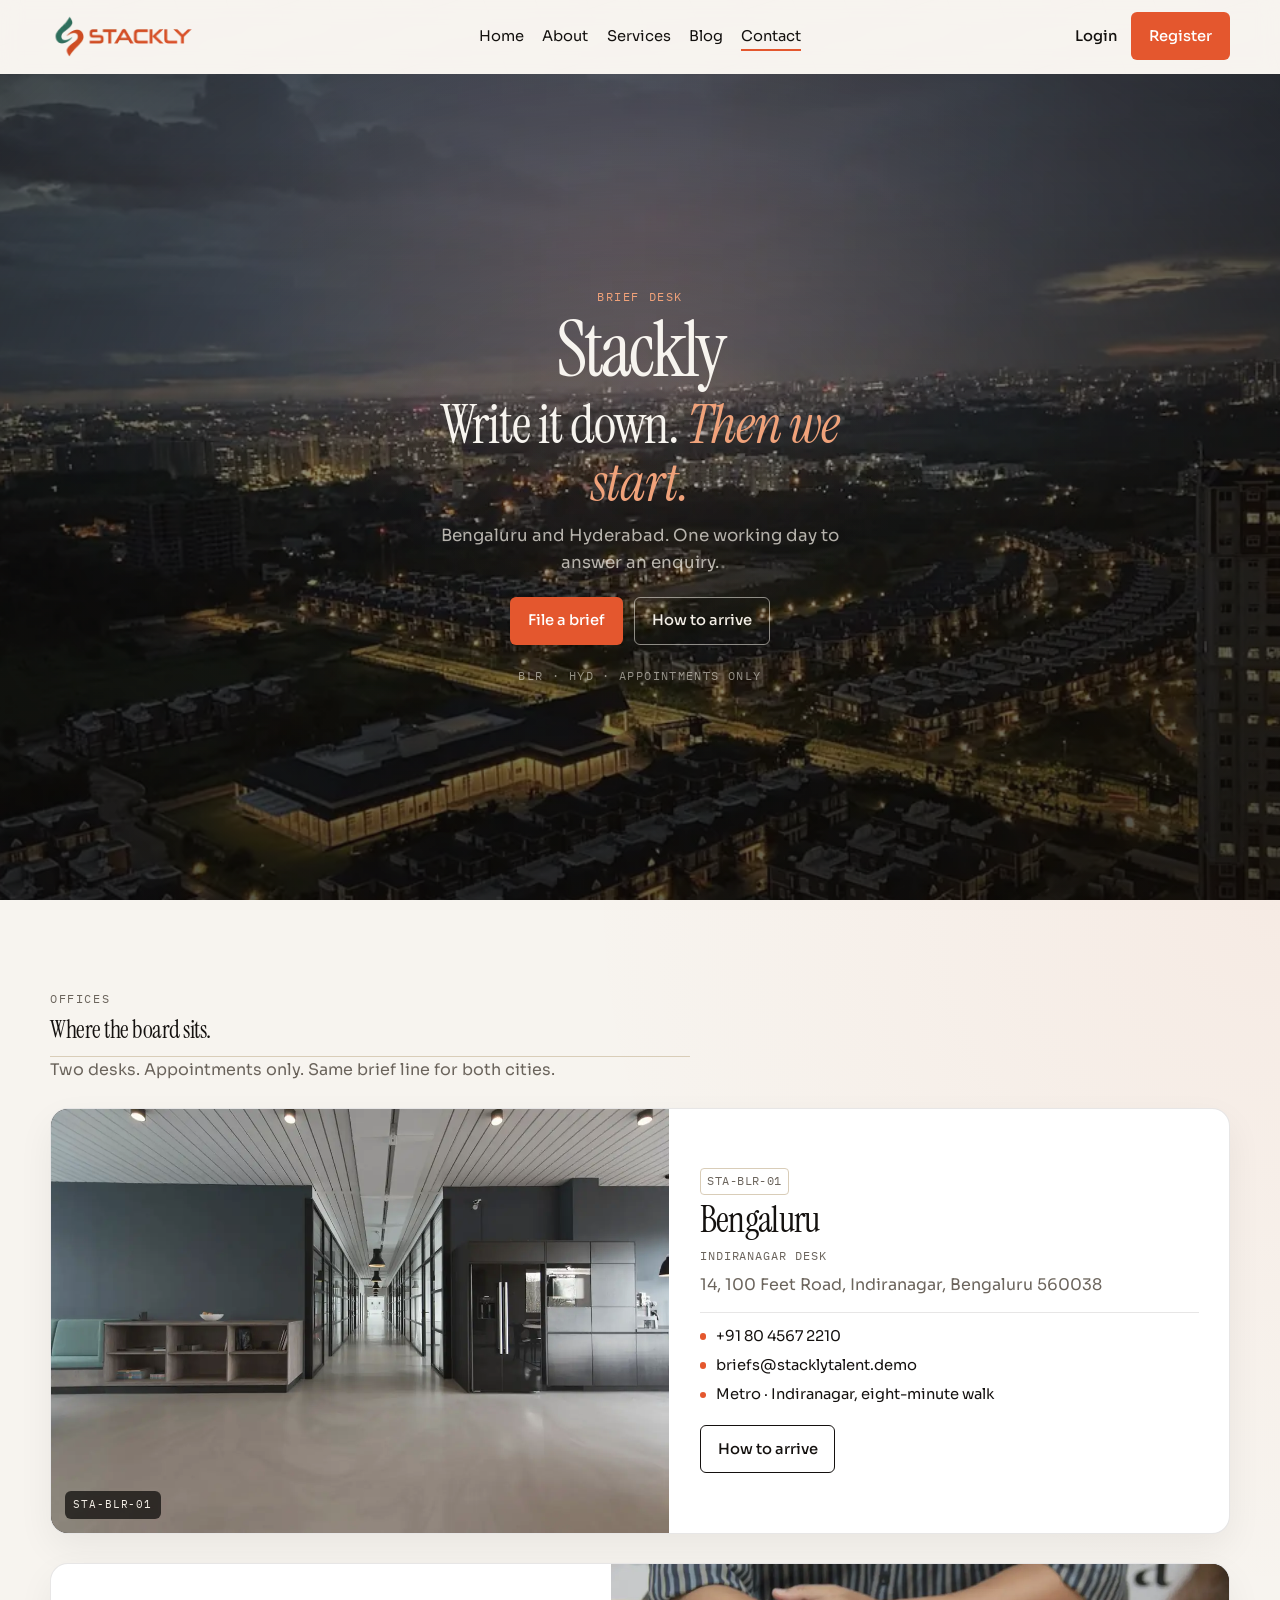
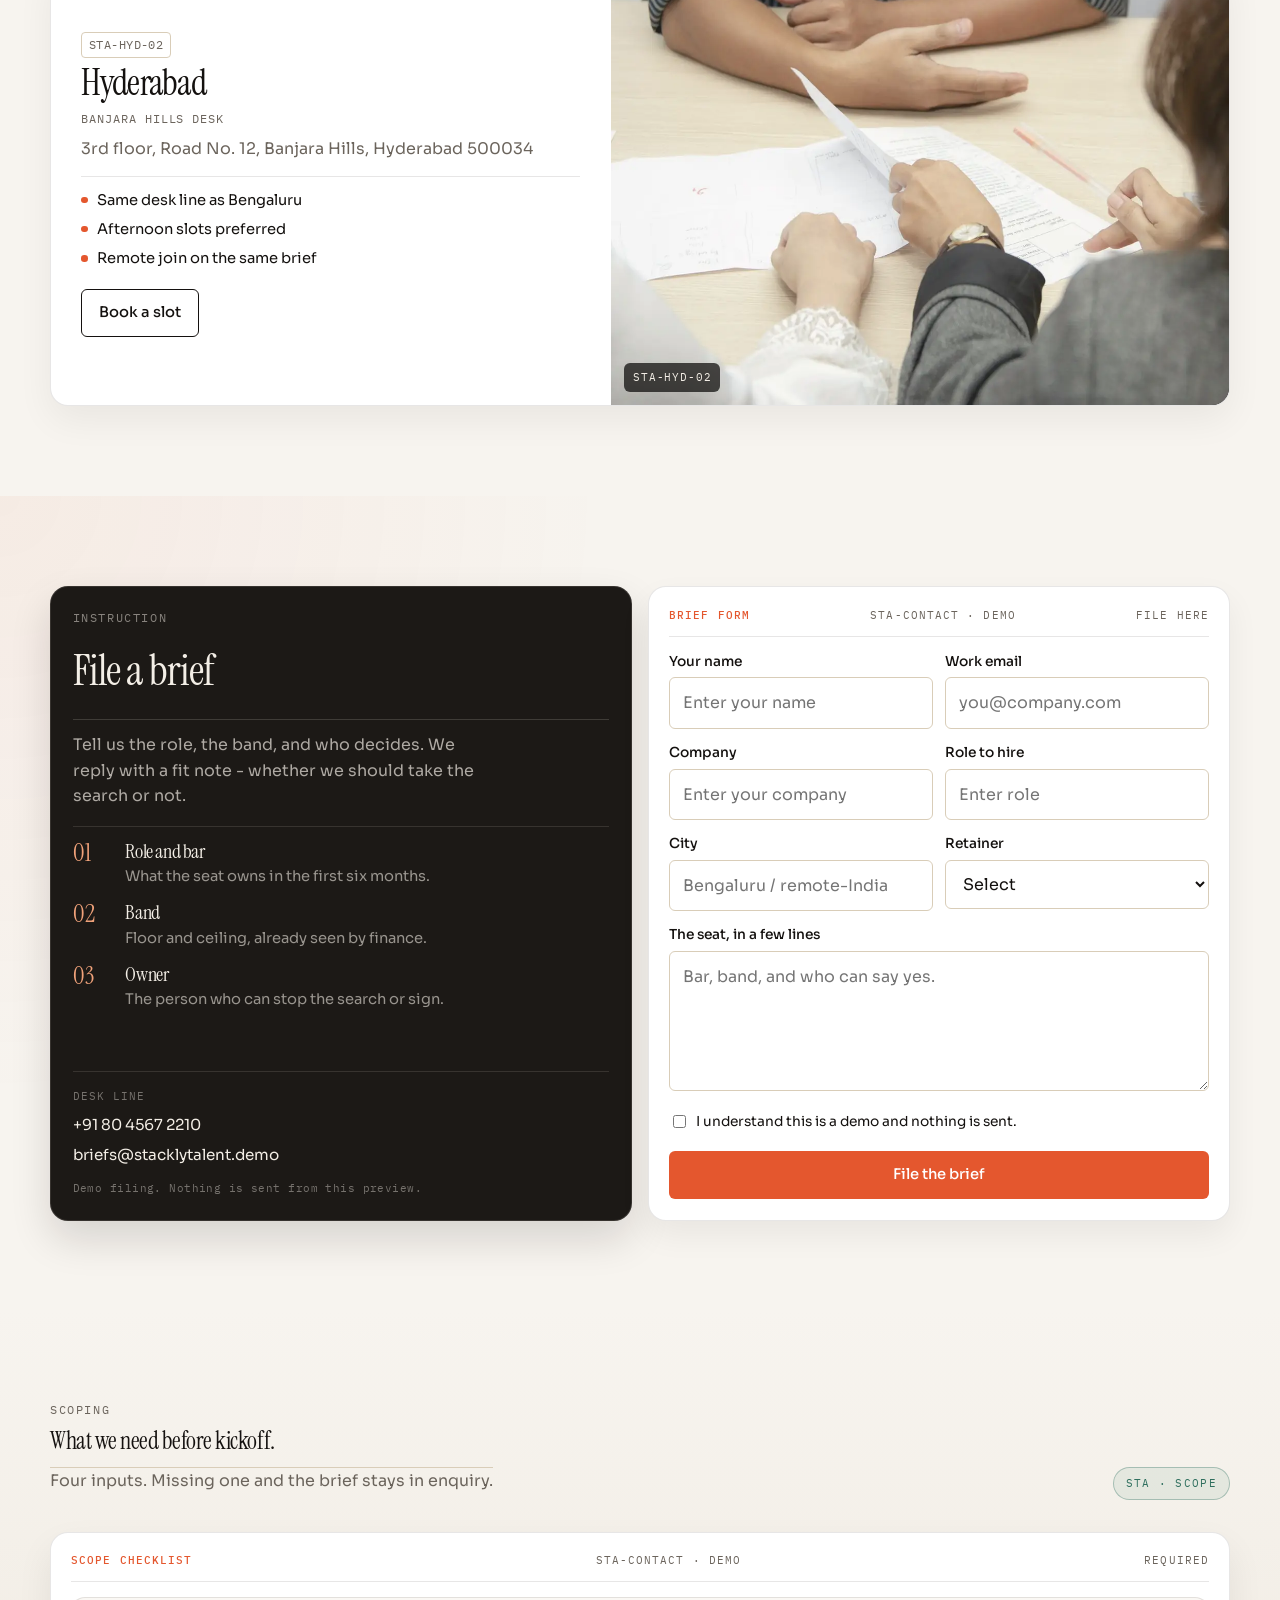
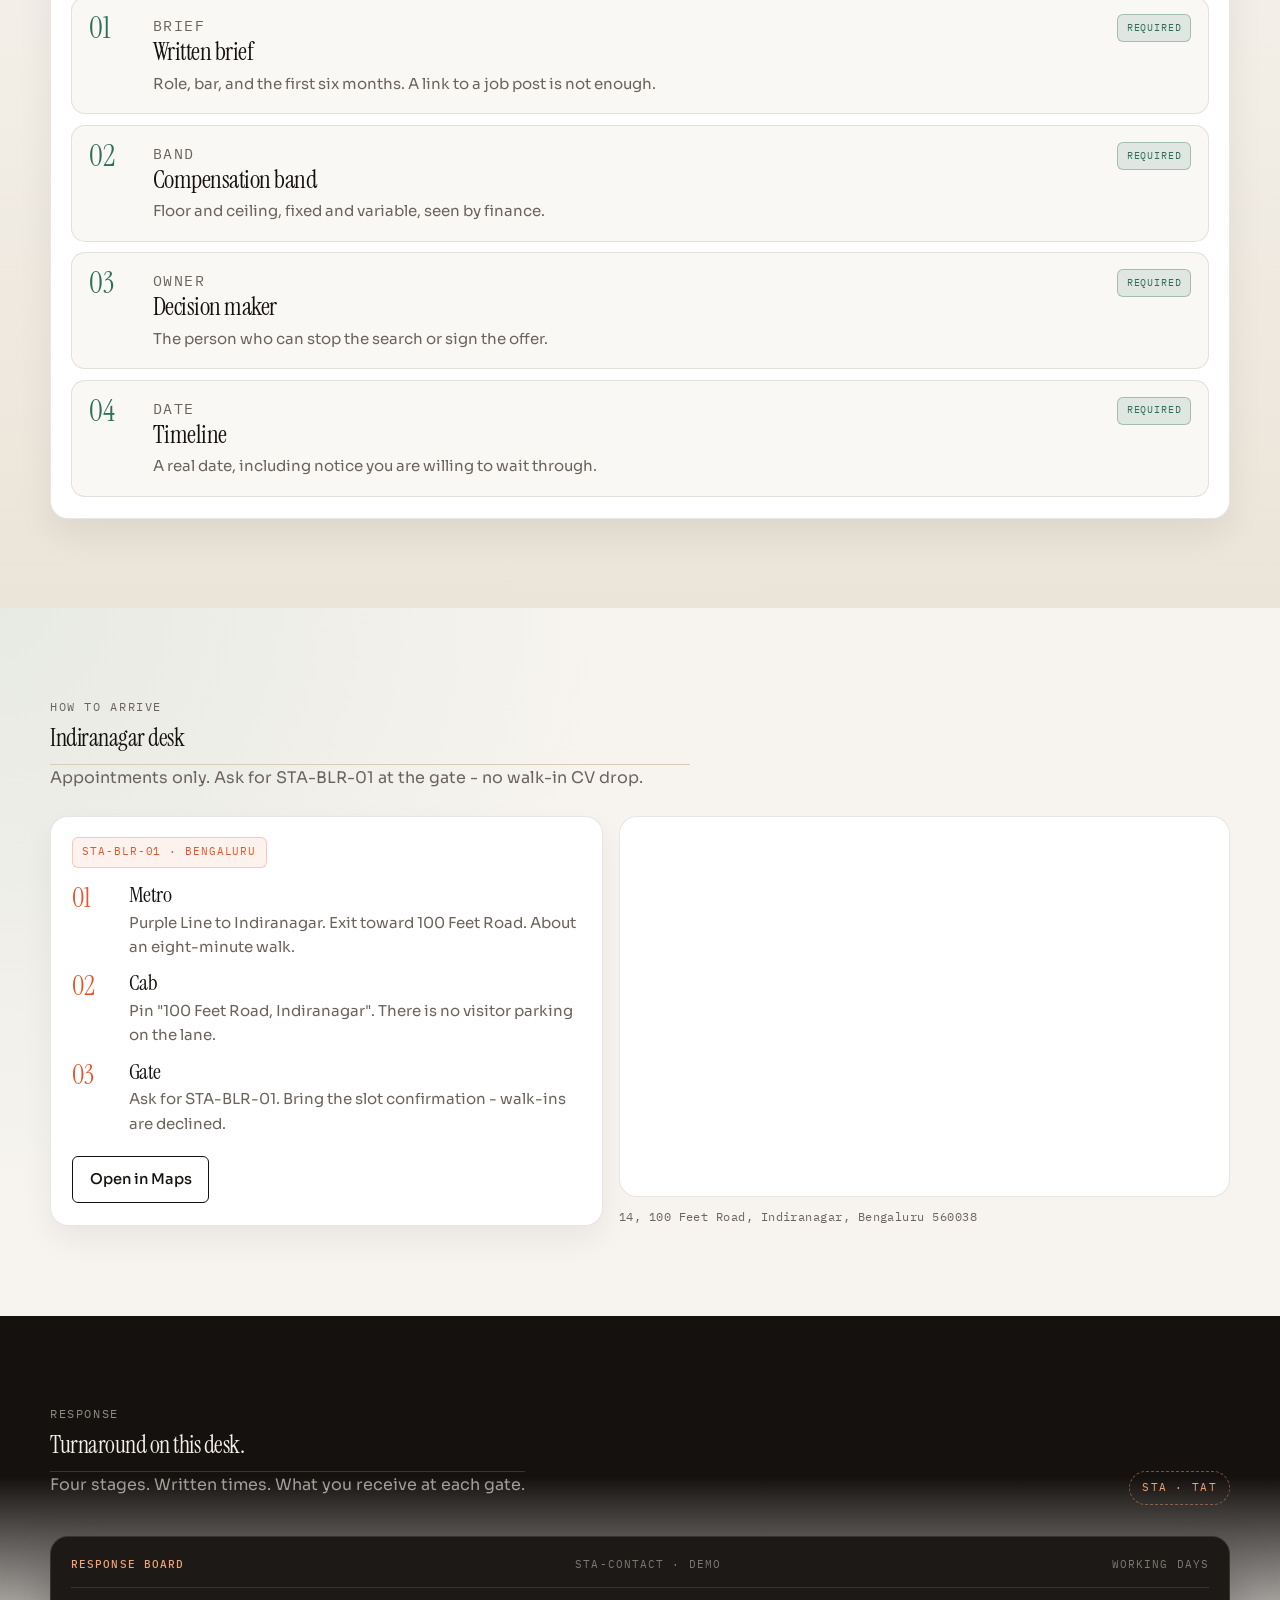
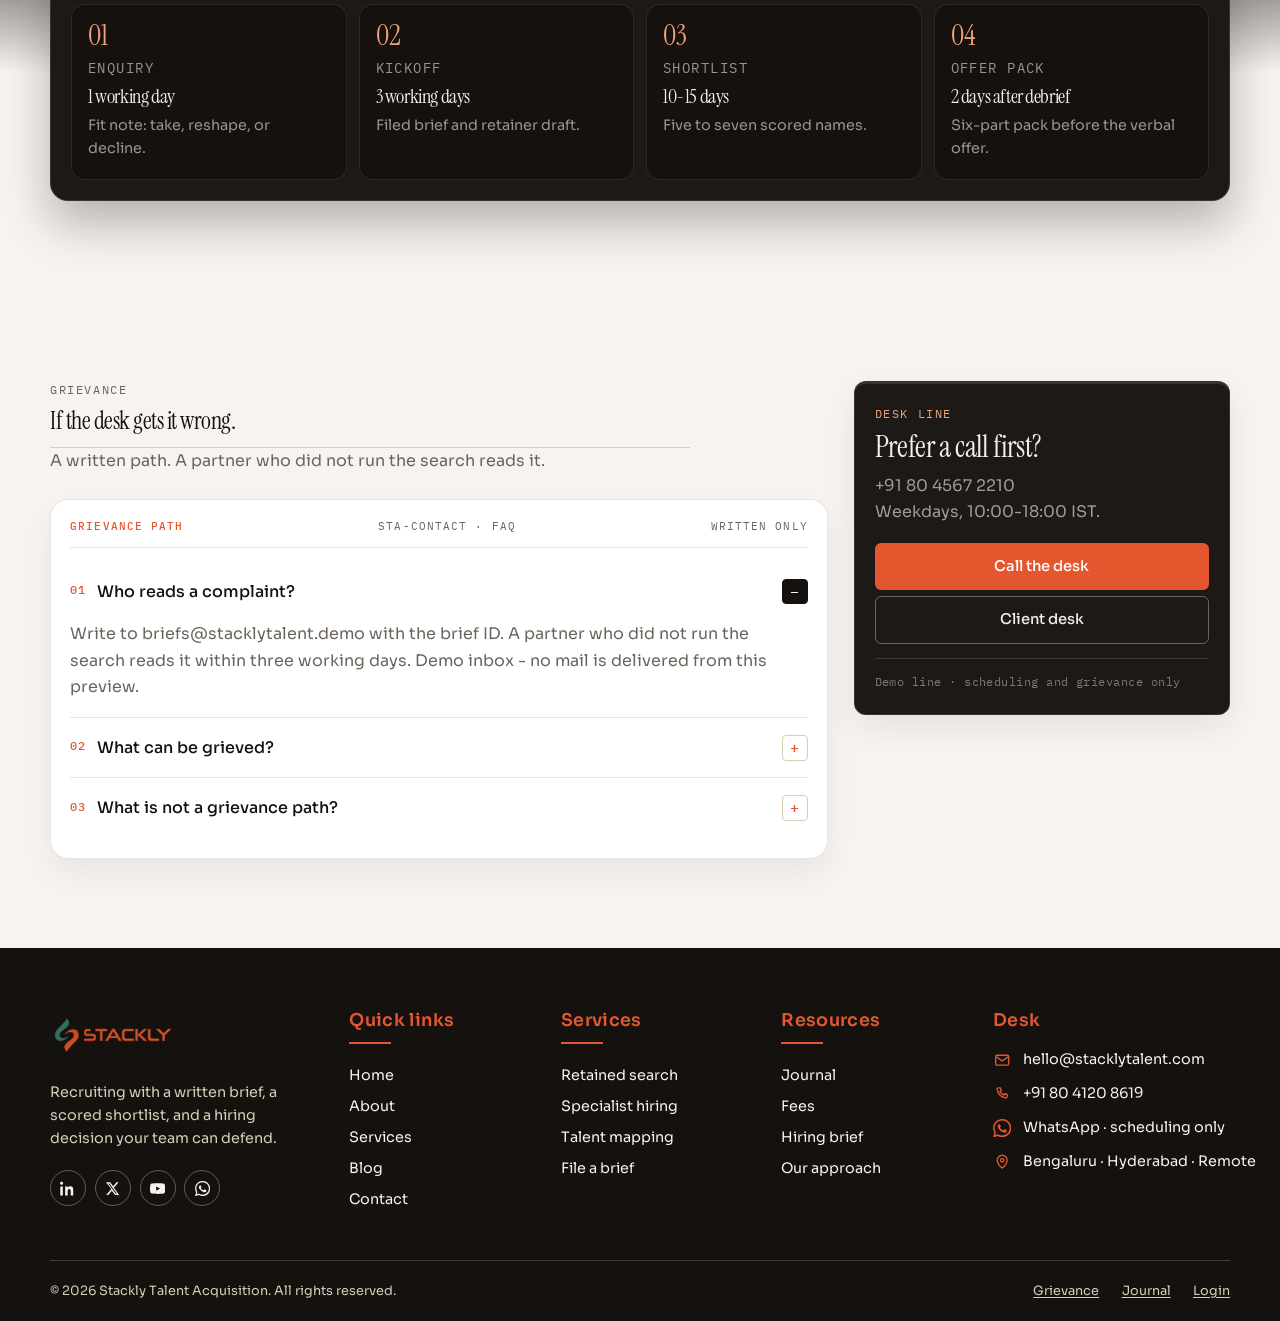
<file: contact.html>
<!DOCTYPE html>
<html lang="en-IN">
<head>
  <meta charset="utf-8">
  <meta name="viewport" content="width=device-width, initial-scale=1">
  <title>Open a brief — Stackly Talent Acquisition</title>
  <meta name="description" content="File a hiring brief with the Stackly Talent desk in Bengaluru or Hyderabad. Demo form, nothing is sent.">
  <meta name="theme-color" content="#F7F4EF">
  <link rel="icon" href="img/favicon.webp" type="image/webp">
  <link rel="preconnect" href="https://fonts.googleapis.com">
  <link rel="preconnect" href="https://fonts.gstatic.com" crossorigin>
  <link href="https://fonts.googleapis.com/css2?family=IBM+Plex+Mono:wght@400;500&family=Instrument+Serif:ital@0;1&family=Sora:wght@400;500;600&display=swap" rel="stylesheet">
  <link href="https://unpkg.com/aos@2.3.4/dist/aos.css" rel="stylesheet">
  <link rel="stylesheet" href="Css/style.css?v=sta29">
  <link rel="stylesheet" href="Css/pages.css?v=sta23">
  <link rel="stylesheet" href="Css/responsive.css?v=sta39">
  <script>document.documentElement.classList.add("js");</script>
</head>
<body class="is-loading">
  <a class="skip-link" href="#main">Skip to content</a>
  <div class="preloader" id="preloader" role="status" aria-live="polite" aria-label="Opening the signal board">
    <div class="pre-grid" aria-hidden="true"></div>
    <div class="pre-plate">
      <p class="kicker">Stackly Talent</p>
      <div class="reticle" aria-hidden="true"><span class="reticle-h"></span><span class="reticle-v"></span><span class="reticle-dot"></span></div>
      <p class="pre-word" data-pre-word>Brief</p>
      <div class="meter" aria-hidden="true"><span></span></div>
      <p class="pre-meta"><span data-meter>00</span><span data-pre-stage>Opening the board</span><span>STA</span></p>
    </div>
  </div>
  <header class="site-header" id="site-header">
    <div class="wrap header-bar">
      <a class="wordmark" href="index.html"><img src="img/stackly-signal-red.webp" alt="Stackly Talent"></a>
      <nav class="primary-nav" aria-label="Primary">
        <a href="index.html">Home</a>
        <a href="about.html">About</a>
        <a href="services.html">Services</a>
        <a href="blog.html">Blog</a>
        <a class="is-current" href="contact.html" aria-current="page">Contact</a>
      </nav>
      <div class="header-actions">
        <a class="text-link" href="login.html">Login</a>
        <a class="btn btn-signal" href="register.html">Register</a>
      </div>
      <button class="nav-toggle" type="button" aria-expanded="false" aria-controls="drawer" aria-label="Open menu"><span></span></button>
    </div>
  </header>
  <div class="drawer" id="drawer" aria-hidden="true">
    <nav class="drawer-panel" aria-label="Mobile">
      <div class="drawer-top">
      </div>
      <div class="drawer-links">
        <a href="index.html"><span class="drawer-label">Home</span></a>
        <a href="about.html"><span class="drawer-label">About</span></a>
        <a href="services.html"><span class="drawer-label">Services</span></a>
        <a href="blog.html"><span class="drawer-label">Blog</span></a>
        <a href="contact.html"><span class="drawer-label">Contact</span></a>
      </div>
      <div class="drawer-foot">
        <a class="btn btn-ghost" href="login.html">Sign in</a>
        <a class="btn btn-signal" href="register.html">Register</a>
        <p class="drawer-meta">India + remote � appointments only</p>
      </div>
    </nav>
  </div>
  <main id="main">
    <section class="hero-stage is-contact" data-hero>
      <div class="hero-media">
        <img class="is-on" src="img/field-city.webp" width="1000" height="700" alt="A Bengaluru street on the way to the desk" fetchpriority="high">
      </div>
      <div class="hero-veil" aria-hidden="true"></div>
      <div class="wrap hero-copy">
        <p class="kicker">Brief desk</p>
        <p class="brand-signal brand-signal-sm">Stackly</p>
        <h1>Write it down. <em>Then we start.</em></h1>
        <p class="support">Bengaluru and Hyderabad. One working day to answer an enquiry.</p>
        <div class="cta-row">
          <a class="btn btn-signal" href="404.html">File a brief</a>
          <a class="btn btn-ghost" href="404.html">How to arrive</a>
        </div>
        <p class="hero-stamp">BLR · HYD · appointments only</p>
      </div>
    </section>

    <section class="section offices-lane" id="offices">
      <div class="wrap">
        <header class="section-head" data-aos="plate-rise">
          <p class="kicker">Offices</p>
          <h2>Where the board sits.</h2>
          <span class="rule" data-aos="rule-draw"></span>
          <p class="lede">Two desks. Appointments only. Same brief line for both cities.</p>
        </header>
        <div class="offices-stack">
          <article class="office-card" data-aos="plate-rise">
            <figure class="office-media">
              <img src="img/visit-blr.webp" width="1200" height="823" alt="Bengaluru Indiranagar interview room" loading="lazy">
              <figcaption>STA-BLR-01</figcaption>
            </figure>
            <div class="office-body">
              <p class="stamp">STA-BLR-01</p>
              <h3>Bengaluru</h3>
              <p class="office-city">Indiranagar desk</p>
              <p>14, 100 Feet Road, Indiranagar, Bengaluru 560038</p>
              <ul class="office-meta">
                <li>+91 80 4567 2210</li>
                <li>briefs@stacklytalent.demo</li>
                <li>Metro · Indiranagar, eight-minute walk</li>
              </ul>
              <a class="btn btn-line" href="404.html">How to arrive</a>
            </div>
          </article>
          <article class="office-card is-flip" data-aos="plate-rise">
            <figure class="office-media">
              <img src="img/act-interview.webp" width="1200" height="857" alt="Hyderabad Banjara Hills interview room" loading="lazy">
              <figcaption>STA-HYD-02</figcaption>
            </figure>
            <div class="office-body">
              <p class="stamp">STA-HYD-02</p>
              <h3>Hyderabad</h3>
              <p class="office-city">Banjara Hills desk</p>
              <p>3rd floor, Road No. 12, Banjara Hills, Hyderabad 500034</p>
              <ul class="office-meta">
                <li>Same desk line as Bengaluru</li>
                <li>Afternoon slots preferred</li>
                <li>Remote join on the same brief</li>
              </ul>
              <a class="btn btn-line" href="404.html">Book a slot</a>
            </div>
          </article>
        </div>
      </div>
    </section>

    <section class="section instruction-lane" id="instruction">
      <div class="wrap">
        <form class="letter-form instruction-form" data-contact action="404.html" method="post" novalidate>
          <aside class="instruction-panel" data-aos="plate-rise">
            <p class="kicker">Instruction</p>
            <h2>File a brief</h2>
            <span class="rule" data-aos="rule-draw"></span>
            <p class="instruction-lead">Tell us the role, the band, and who decides. We reply with a fit note - whether we should take the search or not.</p>
            <ul class="instruction-checklist">
              <li>
                <span class="instruction-num">01</span>
                <div>
                  <h3>Role and bar</h3>
                  <p>What the seat owns in the first six months.</p>
                </div>
              </li>
              <li>
                <span class="instruction-num">02</span>
                <div>
                  <h3>Band</h3>
                  <p>Floor and ceiling, already seen by finance.</p>
                </div>
              </li>
              <li>
                <span class="instruction-num">03</span>
                <div>
                  <h3>Owner</h3>
                  <p>The person who can stop the search or sign.</p>
                </div>
              </li>
            </ul>
            <div class="instruction-desk">
              <p class="instruction-desk-label">Desk line</p>
              <a href="404.html">+91 80 4567 2210</a>
              <a href="404.html">briefs@stacklytalent.demo</a>
              <p class="instruction-demo">Demo filing. Nothing is sent from this preview.</p>
            </div>
          </aside>
          <div class="instruction-sheet" data-aos="plate-rise">
            <div class="instruction-mast">
              <span>BRIEF FORM</span>
              <span>STA-CONTACT · DEMO</span>
              <span>FILE HERE</span>
            </div>
            <div class="letter-fields">
              <div data-field>
                <label for="c-name">Your name</label>
                <input id="c-name" name="name" type="text" required autocomplete="name" placeholder="Enter your name">
                <p class="field-error">Enter your name.</p>
              </div>
              <div data-field>
                <label for="c-email">Work email</label>
                <input id="c-email" name="email" type="email" required autocomplete="email" placeholder="you@company.com">
                <p class="field-error">Enter a valid email.</p>
              </div>
              <div data-field>
                <label for="c-co">Company</label>
                <input id="c-co" name="company" type="text" required placeholder="Enter your company">
                <p class="field-error">Enter the company.</p>
              </div>
              <div data-field>
                <label for="c-role">Role to hire</label>
                <input id="c-role" name="role" type="text" required placeholder="Enter role">
                <p class="field-error">Name the role.</p>
              </div>
              <div data-field>
                <label for="c-city">City</label>
                <input id="c-city" name="city" type="text" required placeholder="Bengaluru / remote-India">
                <p class="field-error">Enter a city or remote.</p>
              </div>
              <div data-field>
                <label for="c-ret">Retainer</label>
                <select id="c-ret" name="retainer" required>
                  <option value="">Select</option>
                  <option>Retained search</option>
                  <option>Ramped hire</option>
                  <option>Project surge</option>
                  <option>Not sure yet</option>
                </select>
                <p class="field-error">Choose a retainer.</p>
              </div>
              <div class="is-full" data-field>
                <label for="c-note">The seat, in a few lines</label>
                <textarea id="c-note" name="note" required placeholder="Bar, band, and who can say yes."></textarea>
                <p class="field-error">Add a short note.</p>
              </div>
              <div class="is-full" data-field>
                <label class="check-row"><input type="checkbox" name="consent" required> I understand this is a demo and nothing is sent.</label>
                <p class="field-error">Confirm this is a demo filing.</p>
              </div>
              <div class="is-full">
                <button class="btn btn-signal" type="submit">File the brief</button>
              </div>
            </div>
          </div>
        </form>
      </div>
    </section>

    <section class="section scope-lane" id="scoping">
      <div class="wrap">
        <header class="section-head scope-head" data-aos="plate-rise">
          <div>
            <p class="kicker">Scoping</p>
            <h2>What we need before kickoff.</h2>
            <span class="rule" data-aos="rule-draw"></span>
            <p class="lede">Four inputs. Missing one and the brief stays in enquiry.</p>
          </div>
          <p class="scope-seal" aria-hidden="true">STA · SCOPE</p>
        </header>
        <div class="scope-plate" data-aos="plate-rise">
          <div class="scope-mast">
            <span>SCOPE CHECKLIST</span>
            <span>STA-CONTACT · DEMO</span>
            <span>REQUIRED</span>
          </div>
          <div class="scope-list">
            <article class="scope-item">
              <span class="scope-num">01</span>
              <div>
                <p class="scope-tag">Brief</p>
                <h3>Written brief</h3>
                <p>Role, bar, and the first six months. A link to a job post is not enough.</p>
              </div>
              <span class="scope-state">Required</span>
            </article>
            <article class="scope-item">
              <span class="scope-num">02</span>
              <div>
                <p class="scope-tag">Band</p>
                <h3>Compensation band</h3>
                <p>Floor and ceiling, fixed and variable, seen by finance.</p>
              </div>
              <span class="scope-state">Required</span>
            </article>
            <article class="scope-item">
              <span class="scope-num">03</span>
              <div>
                <p class="scope-tag">Owner</p>
                <h3>Decision maker</h3>
                <p>The person who can stop the search or sign the offer.</p>
              </div>
              <span class="scope-state">Required</span>
            </article>
            <article class="scope-item">
              <span class="scope-num">04</span>
              <div>
                <p class="scope-tag">Date</p>
                <h3>Timeline</h3>
                <p>A real date, including notice you are willing to wait through.</p>
              </div>
              <span class="scope-state">Required</span>
            </article>
          </div>
        </div>
      </div>
    </section>

    <section class="section arrive-lane" id="arrive">
      <div class="wrap">
        <header class="section-head" data-aos="plate-rise">
          <p class="kicker">How to arrive</p>
          <h2>Indiranagar desk</h2>
          <span class="rule" data-aos="rule-draw"></span>
          <p class="lede">Appointments only. Ask for STA-BLR-01 at the gate - no walk-in CV drop.</p>
        </header>
        <div class="arrive-board" data-aos="plate-rise">
          <div class="arrive-copy">
            <p class="arrive-badge">STA-BLR-01 · Bengaluru</p>
            <ol class="arrive-steps">
              <li>
                <span class="arrive-num">01</span>
                <div>
                  <h3>Metro</h3>
                  <p>Purple Line to Indiranagar. Exit toward 100 Feet Road. About an eight-minute walk.</p>
                </div>
              </li>
              <li>
                <span class="arrive-num">02</span>
                <div>
                  <h3>Cab</h3>
                  <p>Pin "100 Feet Road, Indiranagar". There is no visitor parking on the lane.</p>
                </div>
              </li>
              <li>
                <span class="arrive-num">03</span>
                <div>
                  <h3>Gate</h3>
                  <p>Ask for STA-BLR-01. Bring the slot confirmation - walk-ins are declined.</p>
                </div>
              </li>
            </ol>
            <a class="btn btn-line" href="404.html" >Open in Maps</a>
          </div>
          <div class="arrive-map">
            <iframe class="map-frame" title="Map of 100 Feet Road, Indiranagar, Bengaluru" loading="lazy" referrerpolicy="no-referrer-when-downgrade" src="https://maps.google.com/maps?q=100%20Feet%20Road%20Indiranagar%20Bengaluru&z=15&output=embed"></iframe>
            <p class="arrive-map-note">14, 100 Feet Road, Indiranagar, Bengaluru 560038</p>
          </div>
        </div>
      </div>
    </section>

    <section class="section response-lane" id="response">
      <div class="wrap">
        <header class="section-head response-head" data-aos="plate-rise">
          <div>
            <p class="kicker">Response</p>
            <h2>Turnaround on this desk.</h2>
            <span class="rule" data-aos="rule-draw"></span>
            <p class="lede">Four stages. Written times. What you receive at each gate.</p>
          </div>
          <p class="response-seal" aria-hidden="true">STA · TAT</p>
        </header>
        <div class="response-plate" data-aos="plate-rise">
          <div class="response-mast">
            <span>RESPONSE BOARD</span>
            <span>STA-CONTACT · DEMO</span>
            <span>WORKING DAYS</span>
          </div>
          <div class="response-track">
            <article class="response-stage">
              <span class="response-num">01</span>
              <p class="response-tag">Enquiry</p>
              <h3>1 working day</h3>
              <p>Fit note: take, reshape, or decline.</p>
            </article>
            <article class="response-stage">
              <span class="response-num">02</span>
              <p class="response-tag">Kickoff</p>
              <h3>3 working days</h3>
              <p>Filed brief and retainer draft.</p>
            </article>
            <article class="response-stage">
              <span class="response-num">03</span>
              <p class="response-tag">Shortlist</p>
              <h3>10-15 days</h3>
              <p>Five to seven scored names.</p>
            </article>
            <article class="response-stage">
              <span class="response-num">04</span>
              <p class="response-tag">Offer pack</p>
              <h3>2 days after debrief</h3>
              <p>Six-part pack before the verbal offer.</p>
            </article>
          </div>
        </div>
      </div>
    </section>

    <section class="section grievance-lane" id="grievance">
      <div class="wrap faq-layout">
        <div>
          <header class="section-head" data-aos="plate-rise">
            <p class="kicker">Grievance</p>
            <h2>If the desk gets it wrong.</h2>
            <span class="rule" data-aos="rule-draw"></span>
            <p class="lede">A written path. A partner who did not run the search reads it.</p>
          </header>
          <div class="grievance-sheet" data-aos="plate-rise">
            <div class="grievance-mast">
              <span>GRIEVANCE PATH</span>
              <span>STA-CONTACT · FAQ</span>
              <span>WRITTEN ONLY</span>
            </div>
            <div class="faq-list">
              <details class="faq" open>
                <summary><span class="faq-num">01</span><span>Who reads a complaint?</span></summary>
                <p>Write to briefs@stacklytalent.demo with the brief ID. A partner who did not run the search reads it within three working days. Demo inbox - no mail is delivered from this preview.</p>
              </details>
              <details class="faq">
                <summary><span class="faq-num">02</span><span>What can be grieved?</span></summary>
                <p>A missed outcome to a candidate, a fee that was not on the retainer, or a scorecard that was ignored at debrief.</p>
              </details>
              <details class="faq">
                <summary><span class="faq-num">03</span><span>What is not a grievance path?</span></summary>
                <p>A request to skip the brief, or to add unpaid trial work. Those are refused, not escalated.</p>
              </details>
            </div>
          </div>
        </div>
        <aside class="aside-cta grievance-aside" data-aos="plate-rise">
          <p class="kicker">Desk line</p>
          <h3>Prefer a call first?</h3>
          <p>+91 80 4567 2210<br>Weekdays, 10:00-18:00 IST.</p>
          <a class="btn btn-signal" href="404.html">Call the desk</a>
          <a class="btn btn-line" href="404.html">Client desk</a>
          <p class="aside-meta">Demo line · scheduling and grievance only</p>
        </aside>
      </div>
    </section>
  </main>
      <footer class="site-footer">
    <div class="wrap foot-grid">
      <div class="foot-brand">
        <a class="wordmark" href="index.html"><img src="img/stackly-signal-red.webp" alt="Stackly Talent"></a>
        <p>Recruiting with a written brief, a scored shortlist, and a hiring decision your team can defend.</p>
        <div class="foot-socials" aria-label="Social links">
          <a href="404.html"  aria-label="LinkedIn"><svg viewBox="0 0 24 24" aria-hidden="true"><path d="M4.98 3.5C4.98 4.88 3.86 6 2.5 6S0 4.88 0 3.5 1.12 1 2.5 1s2.48 1.12 2.48 2.5zM.5 8.5h4V23h-4V8.5zM8.5 8.5h3.8v2h.05c.53-1 1.83-2.05 3.77-2.05 4.03 0 4.78 2.65 4.78 6.1V23h-4v-6.6c0-1.57-.03-3.6-2.2-3.6-2.2 0-2.54 1.72-2.54 3.5V23h-4V8.5z"/></svg></a>
          <a href="404.html"  aria-label="X"><svg viewBox="0 0 24 24" aria-hidden="true"><path d="M18.244 2H21.5l-7.5 8.57L22.5 22h-6.59l-5.16-6.74L5.2 22H1.94l8.03-9.17L1.5 2h6.75l4.66 6.2L18.244 2zm-1.16 18h1.8L7.02 3.94H5.1L17.084 20z"/></svg></a>
          <a href="404.html"  aria-label="YouTube"><svg viewBox="0 0 24 24" aria-hidden="true"><path d="M23.5 6.2a3 3 0 0 0-2.1-2.1C19.5 3.5 12 3.5 12 3.5s-7.5 0-9.4.6A3 3 0 0 0 .5 6.2 31.5 31.5 0 0 0 0 12a31.5 31.5 0 0 0 .5 5.8 3 3 0 0 0 2.1 2.1c1.9.6 9.4.6 9.4.6s7.5 0 9.4-.6a3 3 0 0 0 2.1-2.1A31.5 31.5 0 0 0 24 12a31.5 31.5 0 0 0-.5-5.8zM9.75 15.5v-7l6.2 3.5-6.2 3.5z"/></svg></a>
          <a href="404.html"  aria-label="WhatsApp"><svg viewBox="0 0 24 24" aria-hidden="true"><path d="M20.5 3.5A10.9 10.9 0 0 0 12 0C5.4 0 .1 5.3.1 11.9c0 2.1.5 4.1 1.6 5.9L0 24l6.3-1.7a11.9 11.9 0 0 0 5.7 1.5h.1c6.6 0 11.9-5.3 11.9-11.9 0-3.2-1.2-6.2-3.5-8.4zM12 21.5h-.1a9.8 9.8 0 0 1-5-1.4l-.4-.2-3.7 1 1-3.6-.2-.4a9.8 9.8 0 0 1-1.5-5.2C2.1 6.4 6.5 2 12 2a9.8 9.8 0 0 1 9.9 9.8c0 5.4-4.4 9.7-9.9 9.7zm5.4-7.3c-.3-.1-1.7-.8-2-.9-.3-.1-.5-.2-.7.2-.2.3-.8.9-.9 1.1-.2.2-.3.2-.6.1-1.7-.8-2.9-1.5-4-3.4-.3-.5.3-.5.9-1.6.1-.2 0-.4 0-.5l-.8-1.8c-.2-.5-.4-.4-.7-.4h-.6c-.2 0-.5.1-.8.4-.3.3-1 1-1 2.4s1 2.8 1.2 3c.1.2 2 3.1 4.9 4.3.7.3 1.2.5 1.6.6.7.2 1.3.2 1.8.1.6-.1 1.7-.7 2-1.4.2-.7.2-1.3.2-1.4 0-.1-.2-.2-.5-.3z"/></svg></a>
        </div>
      </div>
      <div class="foot-links">
        <h2 class="footer-title">Quick links</h2>
        <a href="index.html">Home</a>
        <a href="about.html">About</a>
        <a href="services.html">Services</a>
        <a href="blog.html">Blog</a>
        <a href="contact.html">Contact</a>
      </div>
      <div class="foot-links">
        <h2 class="footer-title">Services</h2>
        <a href="404.html">Retained search</a>
        <a href="404.html">Specialist hiring</a>
        <a href="404.html">Talent mapping</a>
        <a href="404.html">File a brief</a>
      </div>
      <div class="foot-links">
        <h2 class="footer-title">Resources</h2>
        <a href="404.html">Journal</a>
        <a href="404.html">Fees</a>
        <a href="404.html">Hiring brief</a>
        <a href="404.html">Our approach</a>
      </div>
      <div class="foot-contact">
        <h2 class="footer-title">Desk</h2>
        <a class="foot-line" href="404.html">
          <svg class="foot-ico is-stroke" viewBox="0 0 24 24" aria-hidden="true"><rect x="3.5" y="5.5" width="17" height="13" rx="2"/><path d="m5 8 7 5 7-5"/></svg>
          <span>hello@stacklytalent.com</span>
        </a>
        <a class="foot-line" href="404.html">
          <svg class="foot-ico is-stroke" viewBox="0 0 24 24" aria-hidden="true"><path d="M7 3.8h2.8l1 3.4-1.8 1.1a11.2 11.2 0 0 0 5 4.9l1.1-1.8 3.4 1v2.7a1.8 1.8 0 0 1-2 1.8A14.4 14.4 0 0 1 5.2 5.8 1.8 1.8 0 0 1 7 3.8z"/></svg>
          <span>+91 80 4120 8619</span>
        </a>
        <a class="foot-line" href="404.html">
          <svg class="foot-ico is-fill" viewBox="0 0 24 24" aria-hidden="true"><path d="M20.5 3.5A10.9 10.9 0 0 0 12 0C5.4 0 .1 5.3.1 11.9c0 2.1.5 4.1 1.6 5.9L0 24l6.3-1.7a11.9 11.9 0 0 0 5.7 1.5h.1c6.6 0 11.9-5.3 11.9-11.9 0-3.2-1.2-6.2-3.5-8.4zM12 21.5h-.1a9.8 9.8 0 0 1-5-1.4l-.4-.2-3.7 1 1-3.6-.2-.4a9.8 9.8 0 0 1-1.5-5.2C2.1 6.4 6.5 2 12 2a9.8 9.8 0 0 1 9.9 9.8c0 5.4-4.4 9.7-9.9 9.7zm5.4-7.3c-.3-.1-1.7-.8-2-.9-.3-.1-.5-.2-.7.2-.2.3-.8.9-.9 1.1-.2.2-.3.2-.6.1-1.7-.8-2.9-1.5-4-3.4-.3-.5.3-.5.9-1.6.1-.2 0-.4 0-.5l-.8-1.8c-.2-.5-.4-.4-.7-.4h-.6c-.2 0-.5.1-.8.4-.3.3-1 1-1 2.4s1 2.8 1.2 3c.1.2 2 3.1 4.9 4.3.7.3 1.2.5 1.6.6.7.2 1.3.2 1.8.1.6-.1 1.7-.7 2-1.4.2-.7.2-1.3.2-1.4 0-.1-.2-.2-.5-.3z"/></svg>
          <span>WhatsApp · scheduling only</span>
        </a>
        <a class="foot-line" href="404.html">
          <svg class="foot-ico is-stroke" viewBox="0 0 24 24" aria-hidden="true"><path d="M12 21s6.5-5.1 6.5-10.2a6.5 6.5 0 1 0-13 0C5.5 15.9 12 21 12 21z"/><circle cx="12" cy="10.8" r="2.2"/></svg>
          <span>Bengaluru · Hyderabad · Remote</span>
        </a>
      </div>
    </div>
    <div class="wrap foot-base">
      <span>© <span id="y">2026</span> Stackly Talent Acquisition. All rights reserved.</span>
      <nav aria-label="Footer legal"><a href="404.html">Grievance</a><a href="404.html">Journal</a><a href="login.html">Login</a></nav>
    </div>
  </footer>
  <div class="toast" id="toast" role="status" aria-live="polite"></div>
  <script src="Js/data.js?v=sta1"></script>
  <script src="https://unpkg.com/aos@2.3.4/dist/aos.js"></script>
  <script src="Js/main.js?v=sta26"></script>
</body>
</html>
</file>
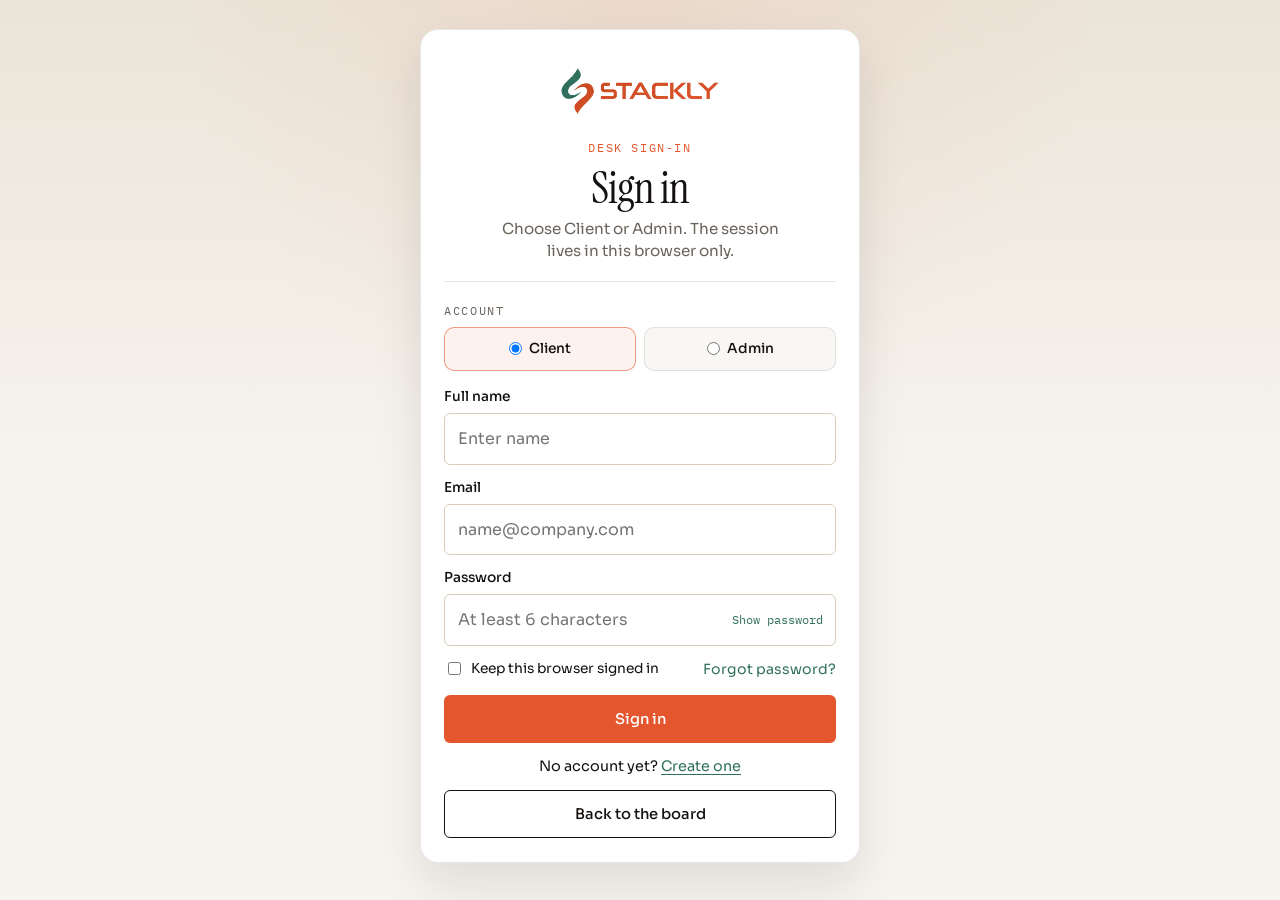
<file: login.html>
<!DOCTYPE html>
<html lang="en-IN" class="auth-lock">
<head>
  <meta charset="utf-8">
  <meta name="viewport" content="width=device-width, initial-scale=1">
  <title>Sign in — Stackly Talent Acquisition</title>
  <meta name="description" content="Demo sign-in for the Stackly Talent desk. Client or Admin. Session stays in localStorage.">
  <meta name="theme-color" content="#F7F4EF">
  <link rel="icon" href="img/favicon.webp" type="image/webp">
  <link rel="preconnect" href="https://fonts.googleapis.com">
  <link rel="preconnect" href="https://fonts.gstatic.com" crossorigin>
  <link href="https://fonts.googleapis.com/css2?family=IBM+Plex+Mono:wght@400;500&family=Instrument+Serif:ital@0;1&family=Sora:wght@400;500;600&display=swap" rel="stylesheet">
  <link href="https://unpkg.com/aos@2.3.4/dist/aos.css" rel="stylesheet">
  <link rel="stylesheet" href="Css/style.css?v=sta12">
  <link rel="stylesheet" href="Css/pages.css?v=sta20">
  <link rel="stylesheet" href="Css/responsive.css?v=sta34">
  <script>document.documentElement.classList.add("js");</script>
</head>
<body class="auth-page is-loading">
  <a class="skip-link" href="#main">Skip to form</a>
  <div class="preloader" id="preloader" role="status" aria-live="polite" aria-label="Opening the signal board">
    <div class="pre-grid" aria-hidden="true"></div>
    <div class="pre-plate">
      <p class="kicker">Stackly Talent</p>
      <div class="reticle" aria-hidden="true"><span class="reticle-h"></span><span class="reticle-v"></span><span class="reticle-dot"></span></div>
      <p class="pre-word" data-pre-word>Brief</p>
      <div class="meter" aria-hidden="true"><span></span></div>
      <p class="pre-meta"><span data-meter>00</span><span data-pre-stage>Opening the board</span><span>STA</span></p>
    </div>
  </div>
  <main id="main" class="auth">
    <section class="auth-card" data-aos="plate-rise">
      <header class="auth-brand">
        <a class="auth-logo wordmark" href="index.html">
          <img src="img/stackly-signal-red.webp" width="180" height="48" alt="Stackly Talent">
        </a>
        <p class="kicker">Desk sign-in</p>
        <h1>Sign in</h1>
        <p class="auth-lede">Choose Client or Admin. The session lives in this browser only.</p>
      </header>
      <form class="auth-form" data-login novalidate>
        <div data-field>
          <p class="kicker" id="login-role">Account</p>
          <div class="auth-roles" role="radiogroup" aria-labelledby="login-role">
            <label class="auth-role"><input type="radio" name="role" value="client" checked> Client</label>
            <label class="auth-role"><input type="radio" name="role" value="admin"> Admin</label>
          </div>
        </div>
        <div data-field>
          <label for="l-name">Full name</label>
          <input id="l-name" name="name" type="text" required autocomplete="name" placeholder="Enter name">
          <p class="field-error">Enter a name.</p>
        </div>
        <div data-field>
          <label for="l-email">Email</label>
          <input id="l-email" name="email" type="email" required autocomplete="email" placeholder="name@company.com">
          <p class="field-error">Enter a valid email.</p>
        </div>
        <div data-field>
          <label for="l-pass">Password</label>
          <div class="pass-wrap">
            <input id="l-pass" name="password" type="password" required minlength="6" autocomplete="current-password" placeholder="At least 6 characters">
            <button type="button" class="pass-toggle" data-pass="#l-pass" aria-label="Show password">Show password</button>
          </div>
          <p class="field-error">Enter a password.</p>
        </div>
        <div class="auth-check">
          <label><input type="checkbox" name="remember"> Keep this browser signed in</label>
          <button type="button" class="auth-text" data-forgot>Forgot password?</button>
        </div>
        <button class="btn btn-signal auth-submit" type="submit">Sign in</button>
        <p class="auth-switch">No account yet? <a href="register.html">Create one</a></p>
        <p class="auth-back"><a class="btn btn-line" href="index.html">Back to the board</a></p>
      </form>
    </section>
  </main>
  <div class="toast" id="toast" role="status" aria-live="polite"></div>
  <script src="Js/data.js?v=sta1"></script>
  <script src="https://unpkg.com/aos@2.3.4/dist/aos.js"></script>
  <script src="Js/main.js?v=sta22"></script>
</body>
</html>
</file>
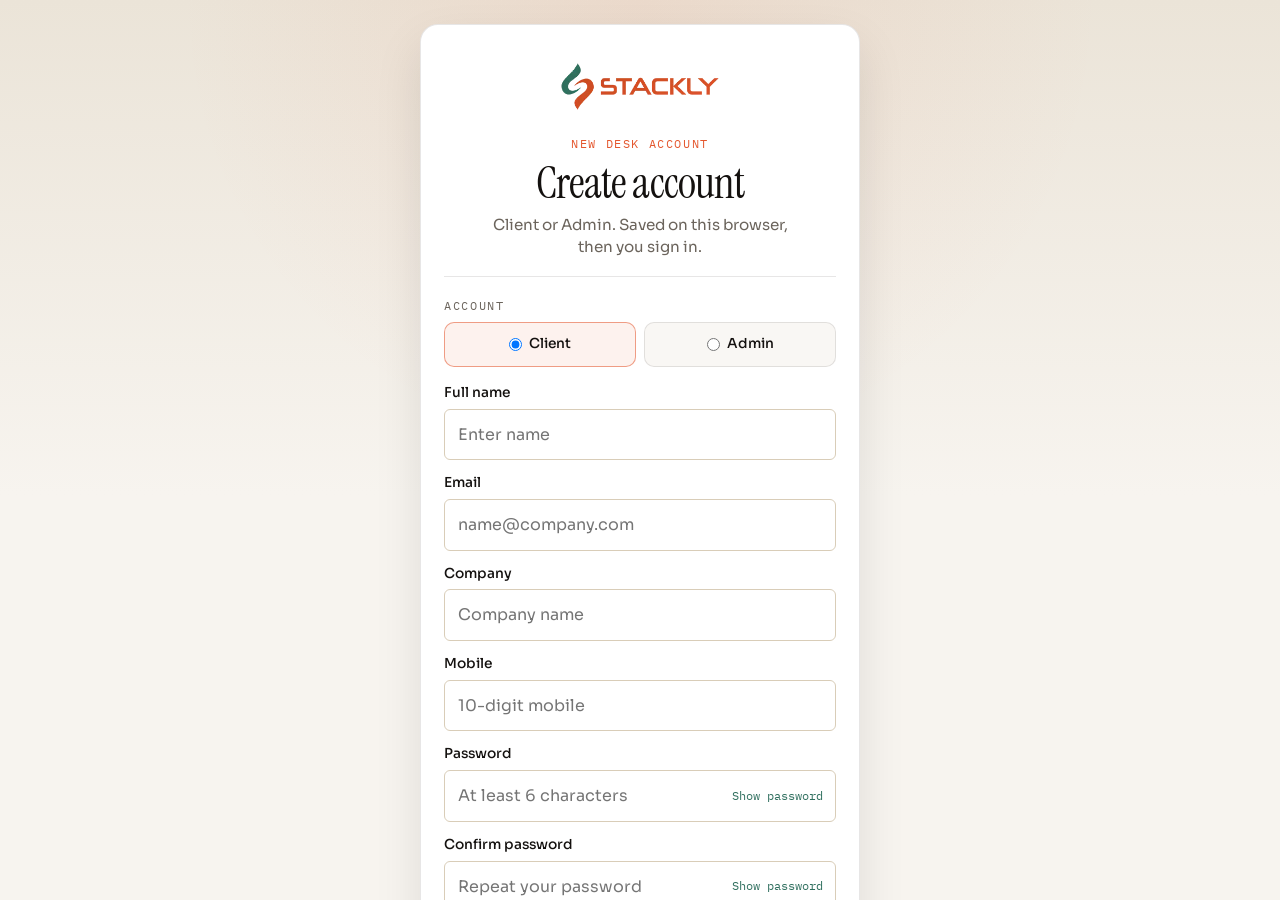
<file: register.html>
<!DOCTYPE html>
<html lang="en-IN" class="auth-lock">
<head>
  <meta charset="utf-8">
  <meta name="viewport" content="width=device-width, initial-scale=1">
  <title>Create account — Stackly Talent Acquisition</title>
  <meta name="description" content="Create a demo client or admin account for Stackly Talent. Stored in localStorage only.">
  <meta name="theme-color" content="#F7F4EF">
  <link rel="icon" href="img/favicon.webp" type="image/webp">
  <link rel="preconnect" href="https://fonts.googleapis.com">
  <link rel="preconnect" href="https://fonts.gstatic.com" crossorigin>
  <link href="https://fonts.googleapis.com/css2?family=IBM+Plex+Mono:wght@400;500&family=Instrument+Serif:ital@0;1&family=Sora:wght@400;500;600&display=swap" rel="stylesheet">
  <link href="https://unpkg.com/aos@2.3.4/dist/aos.css" rel="stylesheet">
  <link rel="stylesheet" href="Css/style.css?v=sta12">
  <link rel="stylesheet" href="Css/pages.css?v=sta20">
  <link rel="stylesheet" href="Css/responsive.css?v=sta34">
  <script>document.documentElement.classList.add("js");</script>
</head>
<body class="auth-page is-loading">
  <a class="skip-link" href="#main">Skip to form</a>
  <div class="preloader" id="preloader" role="status" aria-live="polite" aria-label="Opening the signal board">
    <div class="pre-grid" aria-hidden="true"></div>
    <div class="pre-plate">
      <p class="kicker">Stackly Talent</p>
      <div class="reticle" aria-hidden="true"><span class="reticle-h"></span><span class="reticle-v"></span><span class="reticle-dot"></span></div>
      <p class="pre-word" data-pre-word>Brief</p>
      <div class="meter" aria-hidden="true"><span></span></div>
      <p class="pre-meta"><span data-meter>00</span><span data-pre-stage>Opening the board</span><span>STA</span></p>
    </div>
  </div>
  <main id="main" class="auth">
    <section class="auth-card" data-aos="plate-rise">
      <header class="auth-brand">
        <a class="auth-logo wordmark" href="index.html">
          <img src="img/stackly-signal-red.webp" width="180" height="48" alt="Stackly Talent">
        </a>
        <p class="kicker">New desk account</p>
        <h1>Create account</h1>
        <p class="auth-lede">Client or Admin. Saved on this browser, then you sign in.</p>
      </header>
      <form class="auth-form" data-register novalidate>
        <div data-field>
          <p class="kicker" id="reg-role">Account</p>
          <div class="auth-roles" role="radiogroup" aria-labelledby="reg-role">
            <label class="auth-role"><input type="radio" name="role" value="client" checked> Client</label>
            <label class="auth-role"><input type="radio" name="role" value="admin"> Admin</label>
          </div>
        </div>
        <div data-field>
          <label for="r-name">Full name</label>
          <input id="r-name" name="name" type="text" required autocomplete="name" placeholder="Enter name">
          <p class="field-error">Enter a name.</p>
        </div>
        <div data-field>
          <label for="r-email">Email</label>
          <input id="r-email" name="email" type="email" required autocomplete="email" placeholder="name@company.com">
          <p class="field-error">Enter a valid email.</p>
        </div>
        <div data-field>
          <label for="r-co">Company</label>
          <input id="r-co" name="company" type="text" required placeholder="Company name">
          <p class="field-error">Enter a company.</p>
        </div>
        <div data-field>
          <label for="r-mobile">Mobile</label>
          <input id="r-mobile" name="mobile" type="tel" required autocomplete="tel" placeholder="10-digit mobile">
          <p class="field-error">Enter a mobile number.</p>
        </div>
        <div data-field>
          <label for="r-pass">Password</label>
          <div class="pass-wrap">
            <input id="r-pass" name="password" type="password" required minlength="6" autocomplete="new-password" placeholder="At least 6 characters">
            <button type="button" class="pass-toggle" data-pass="#r-pass" aria-label="Show password">Show password</button>
          </div>
          <p class="field-error">Enter a password.</p>
        </div>
        <div data-field>
          <label for="r-confirm">Confirm password</label>
          <div class="pass-wrap">
            <input id="r-confirm" name="confirm" type="password" required minlength="6" autocomplete="new-password" placeholder="Repeat your password">
            <button type="button" class="pass-toggle" data-pass="#r-confirm" aria-label="Show password">Show password</button>
          </div>
          <p class="field-error">Confirm the password.</p>
        </div>
        <div data-field>
          <label class="check-row"><input type="checkbox" name="terms" required> I accept that this is a demo account with no real retainer.</label>
          <p class="field-error">Accept the demo terms.</p>
        </div>
        <button class="btn btn-signal auth-submit" type="submit">Create account</button>
        <p class="auth-switch">Already on the desk? <a href="login.html">Sign in</a></p>
        <p class="auth-back"><a class="btn btn-line" href="index.html">Back to the board</a></p>
      </form>
    </section>
  </main>
  <div class="toast" id="toast" role="status" aria-live="polite"></div>
  <script src="Js/data.js?v=sta1"></script>
  <script src="https://unpkg.com/aos@2.3.4/dist/aos.js"></script>
  <script src="Js/main.js?v=sta22"></script>
</body>
</html>
</file>
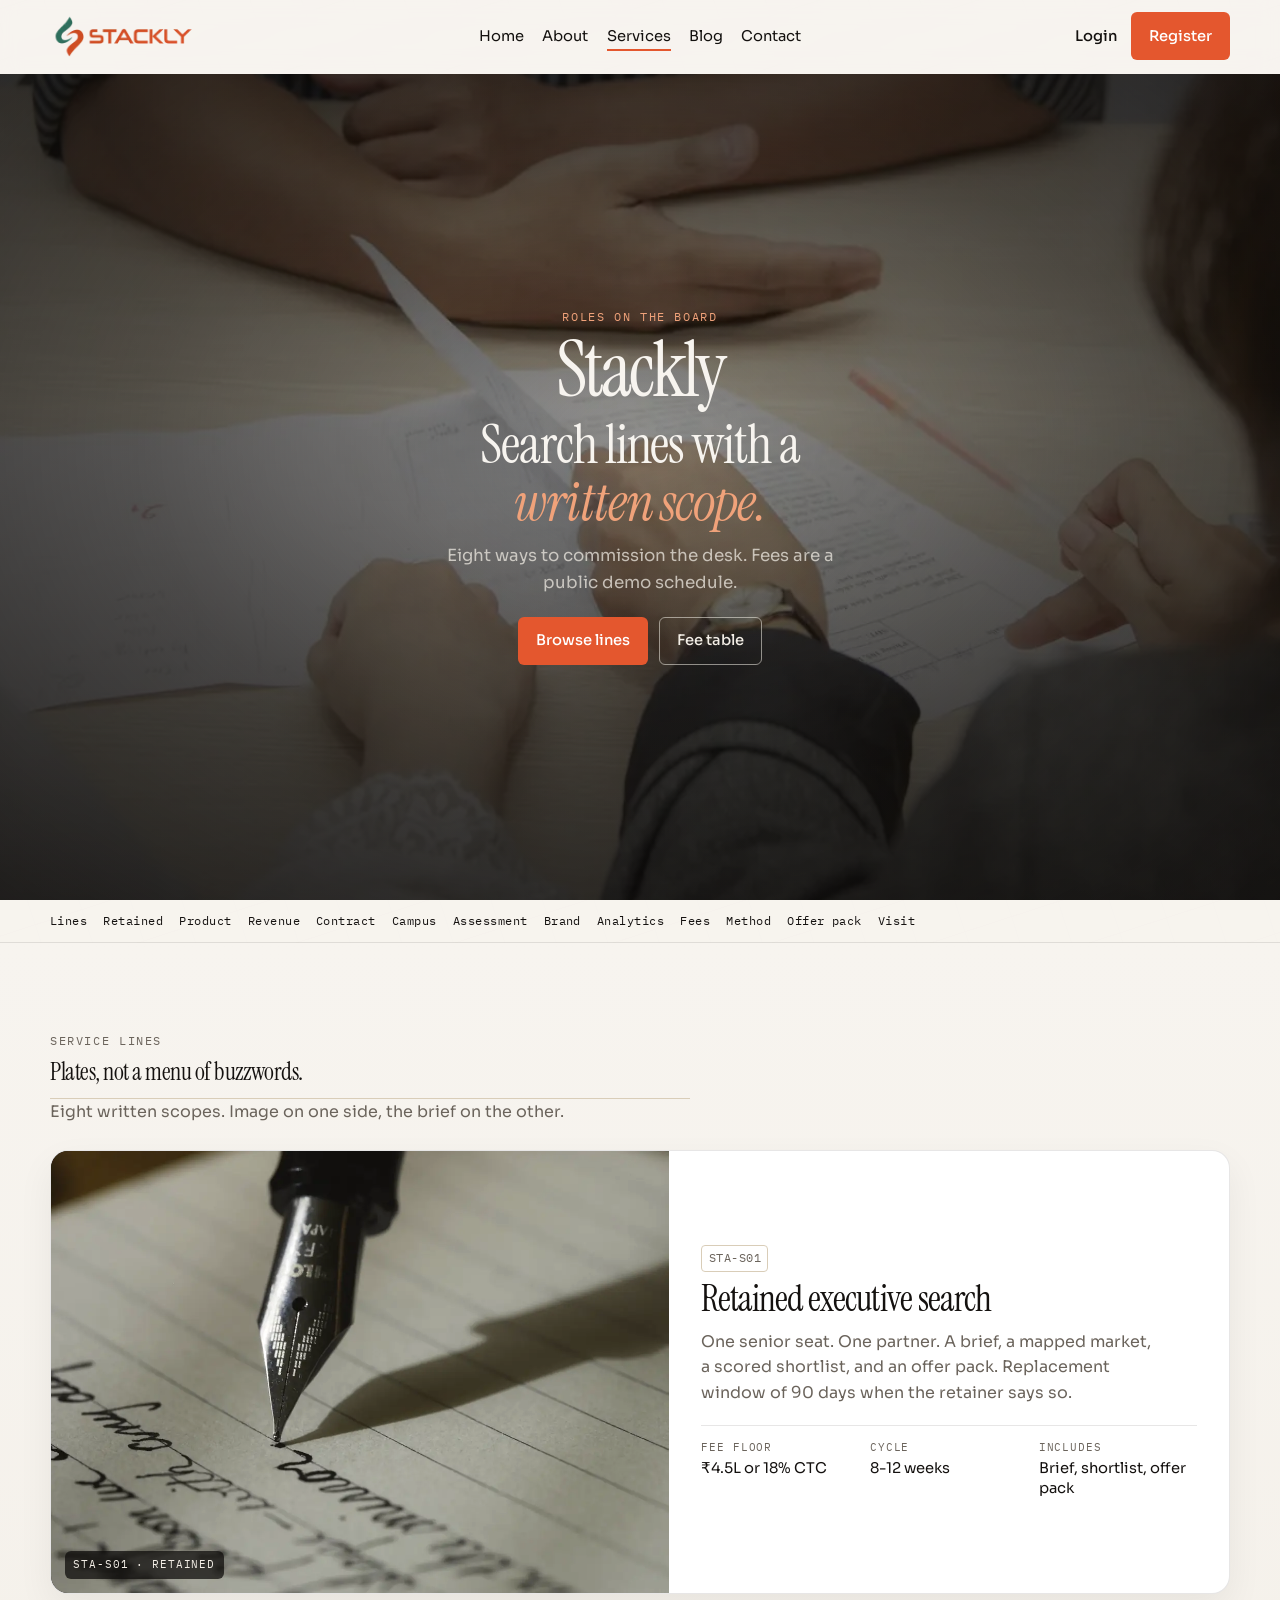
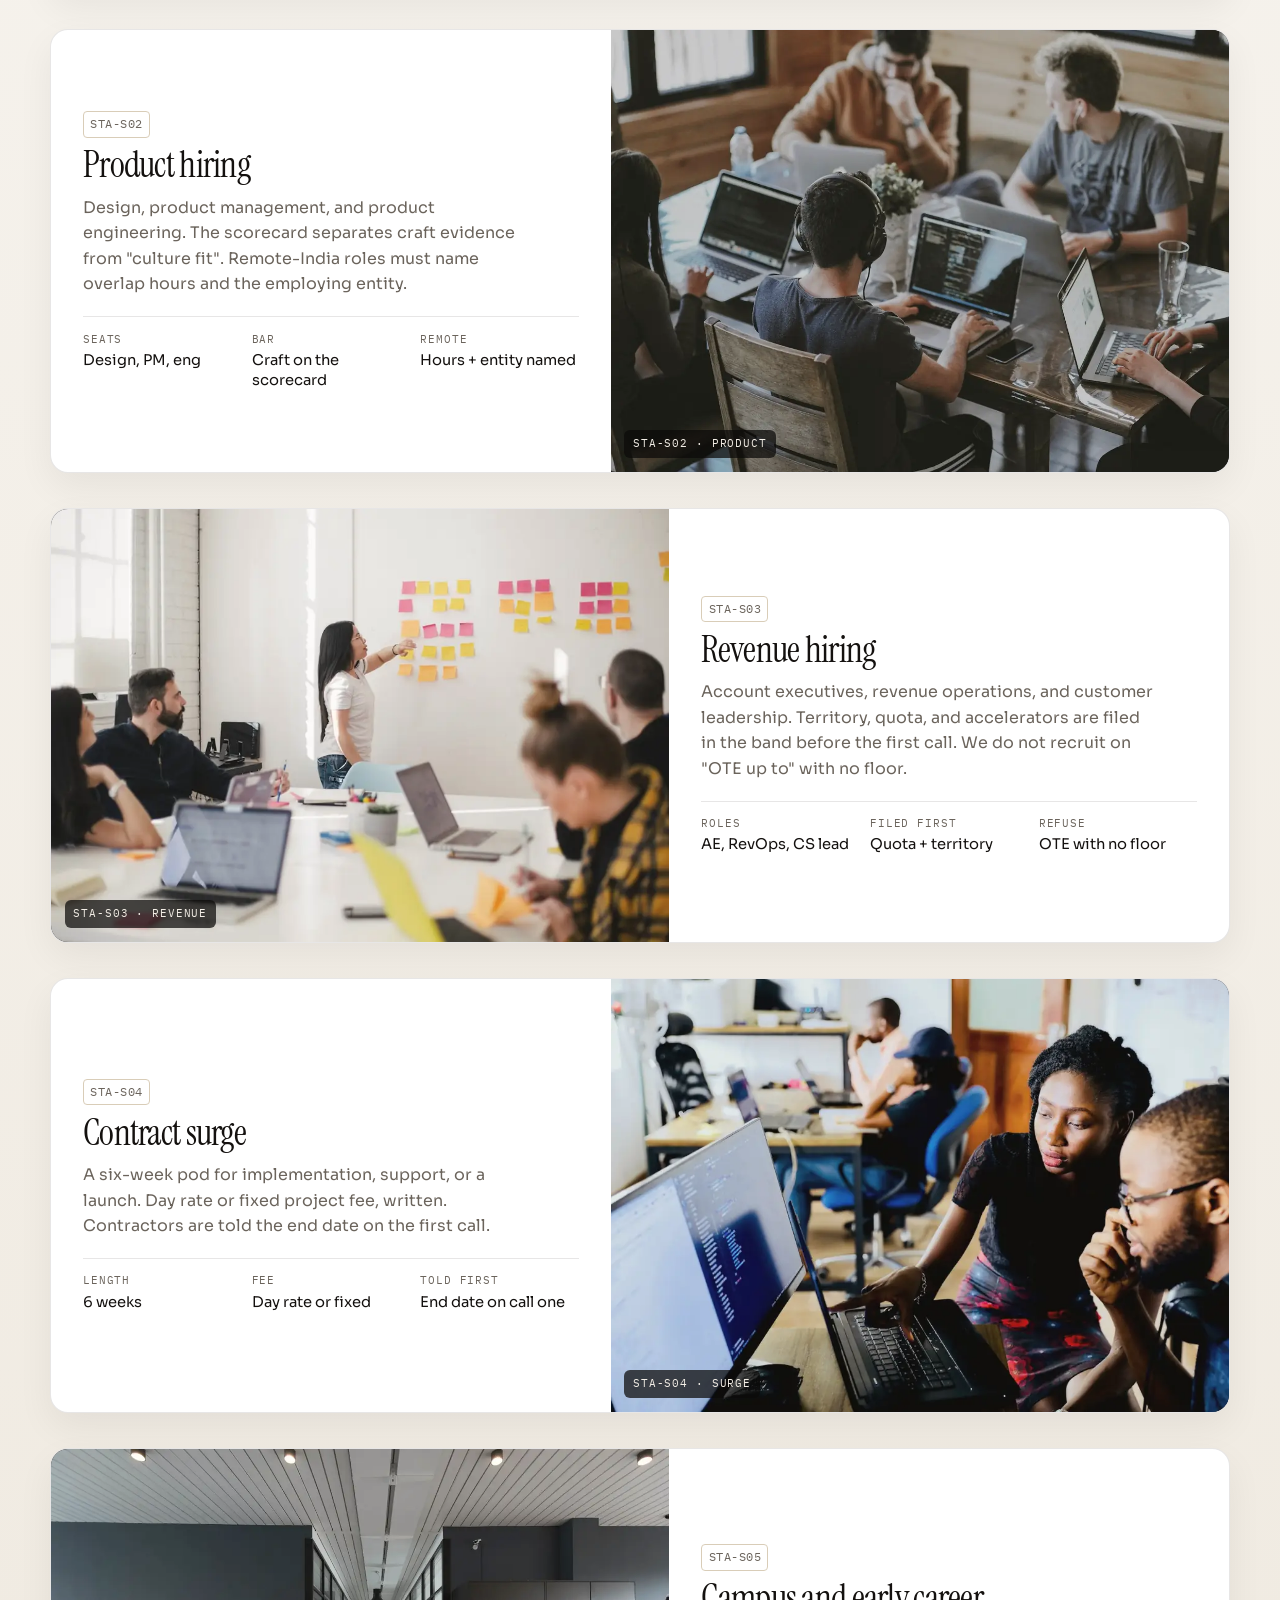
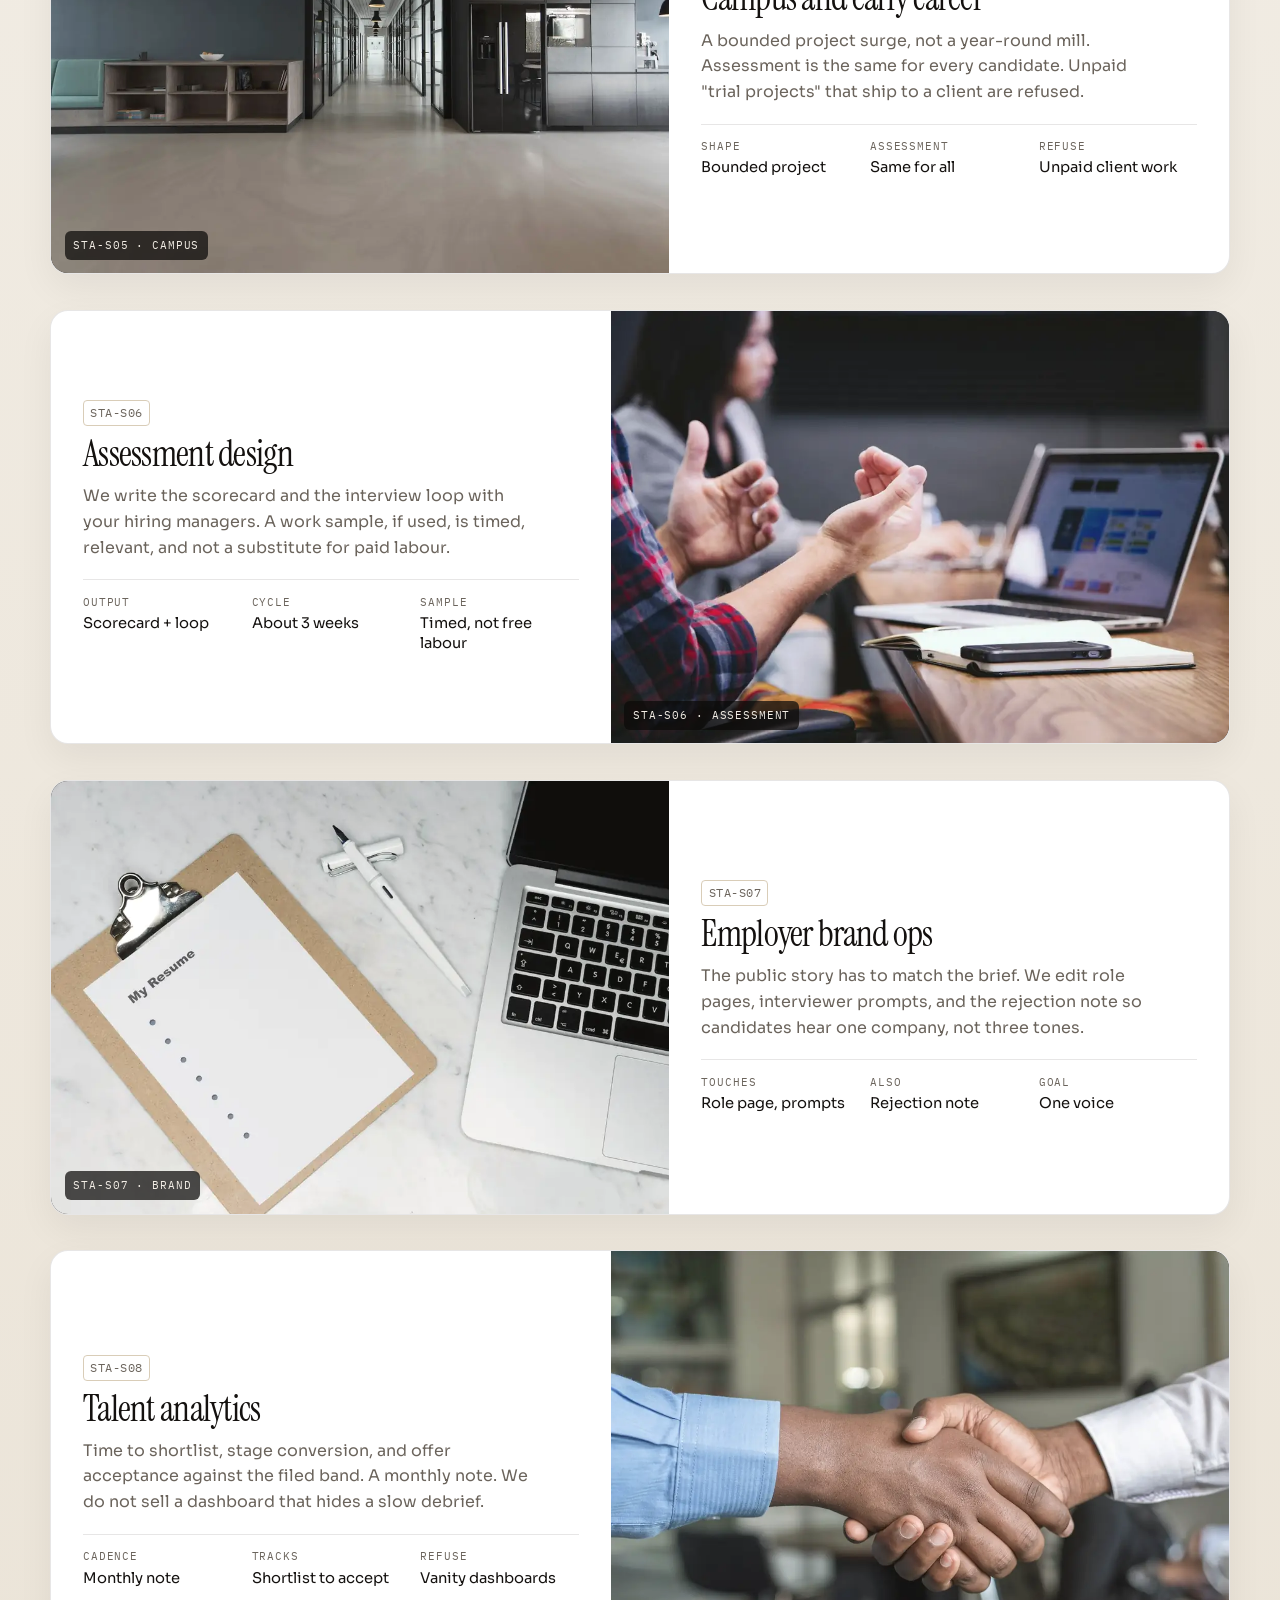
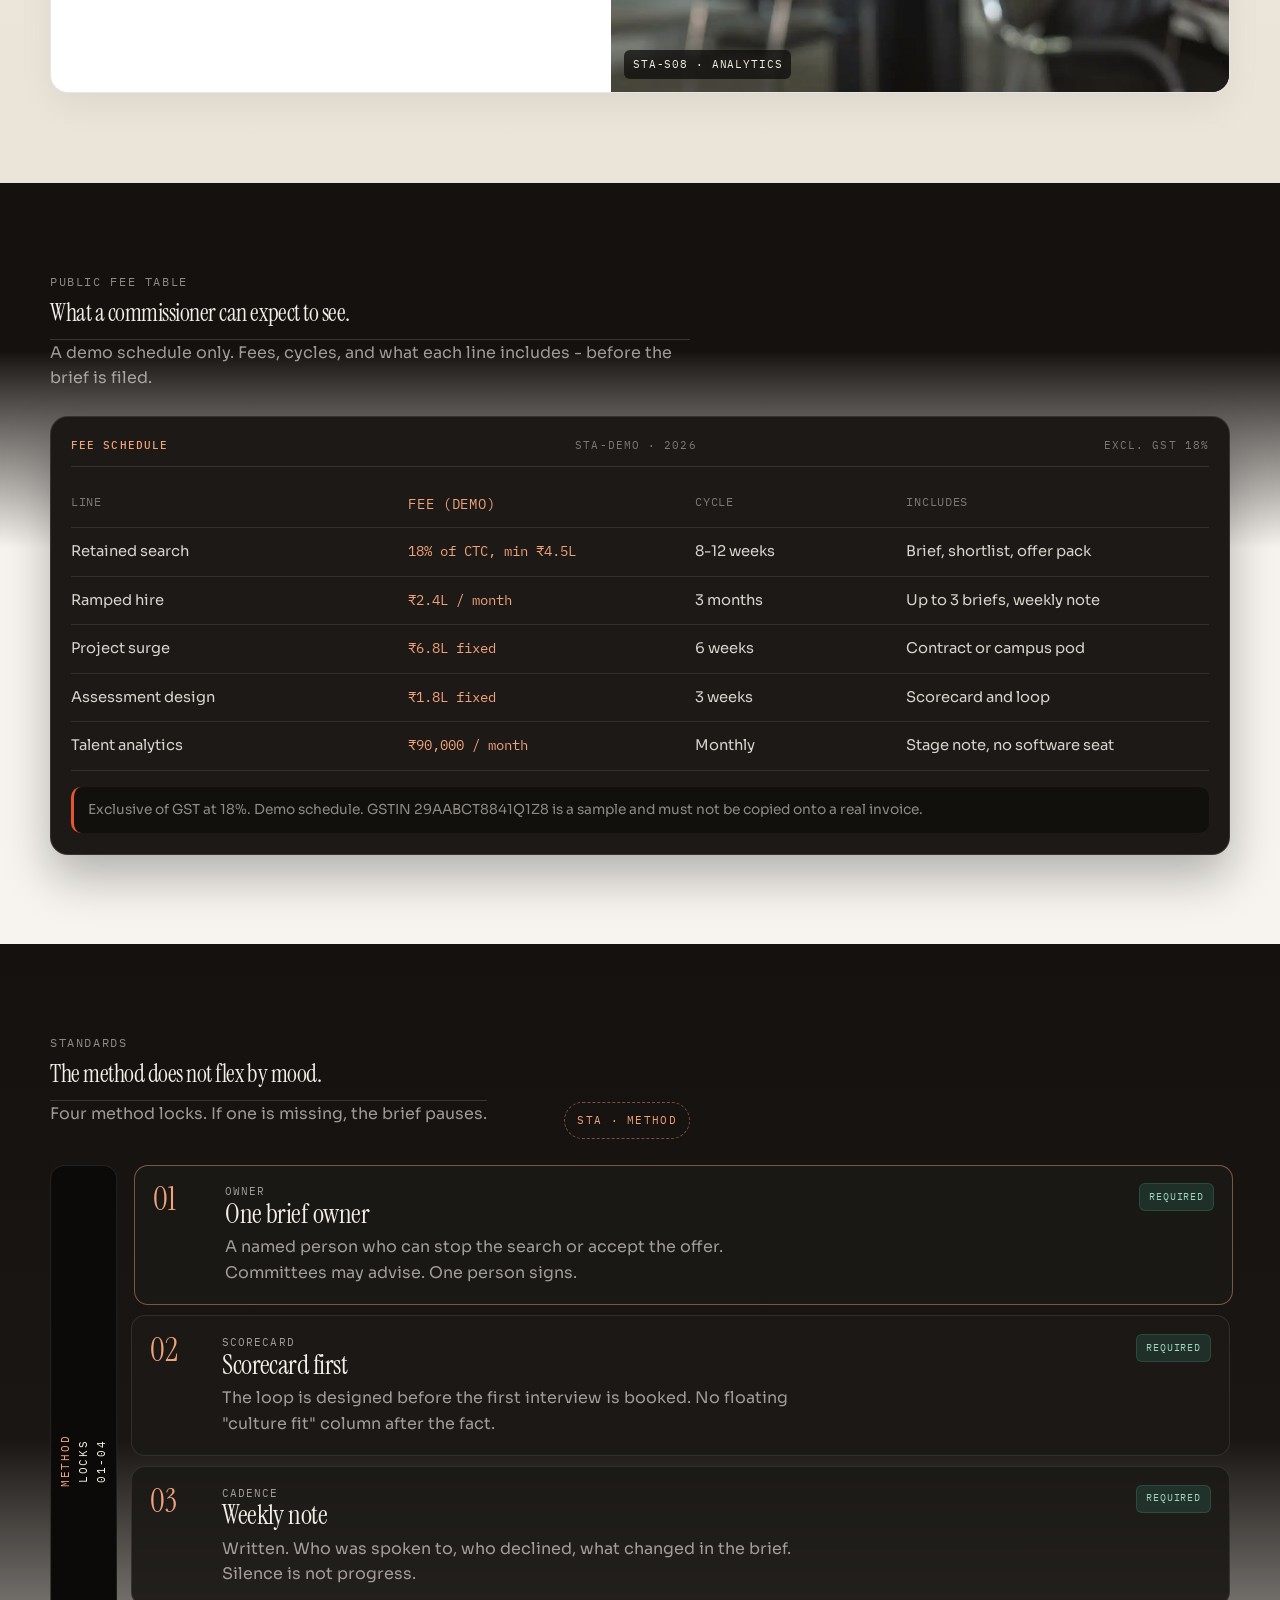
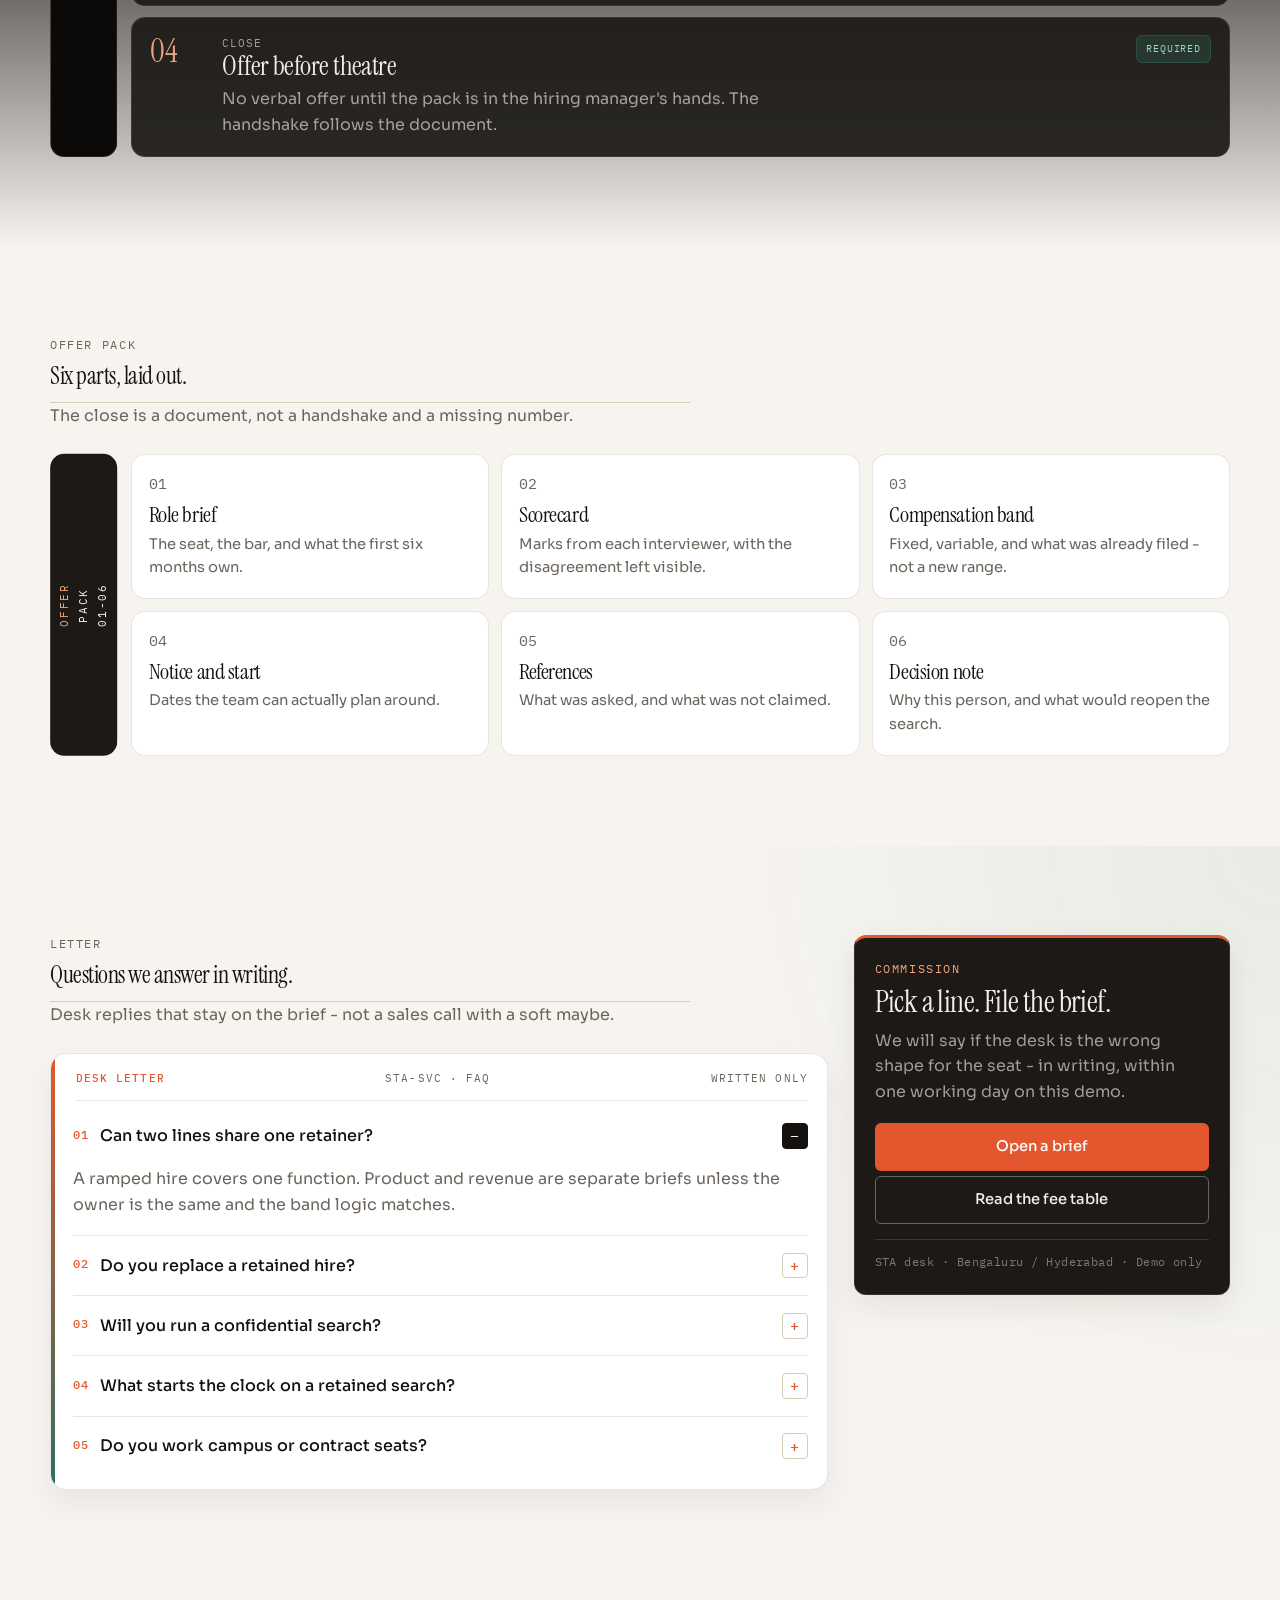
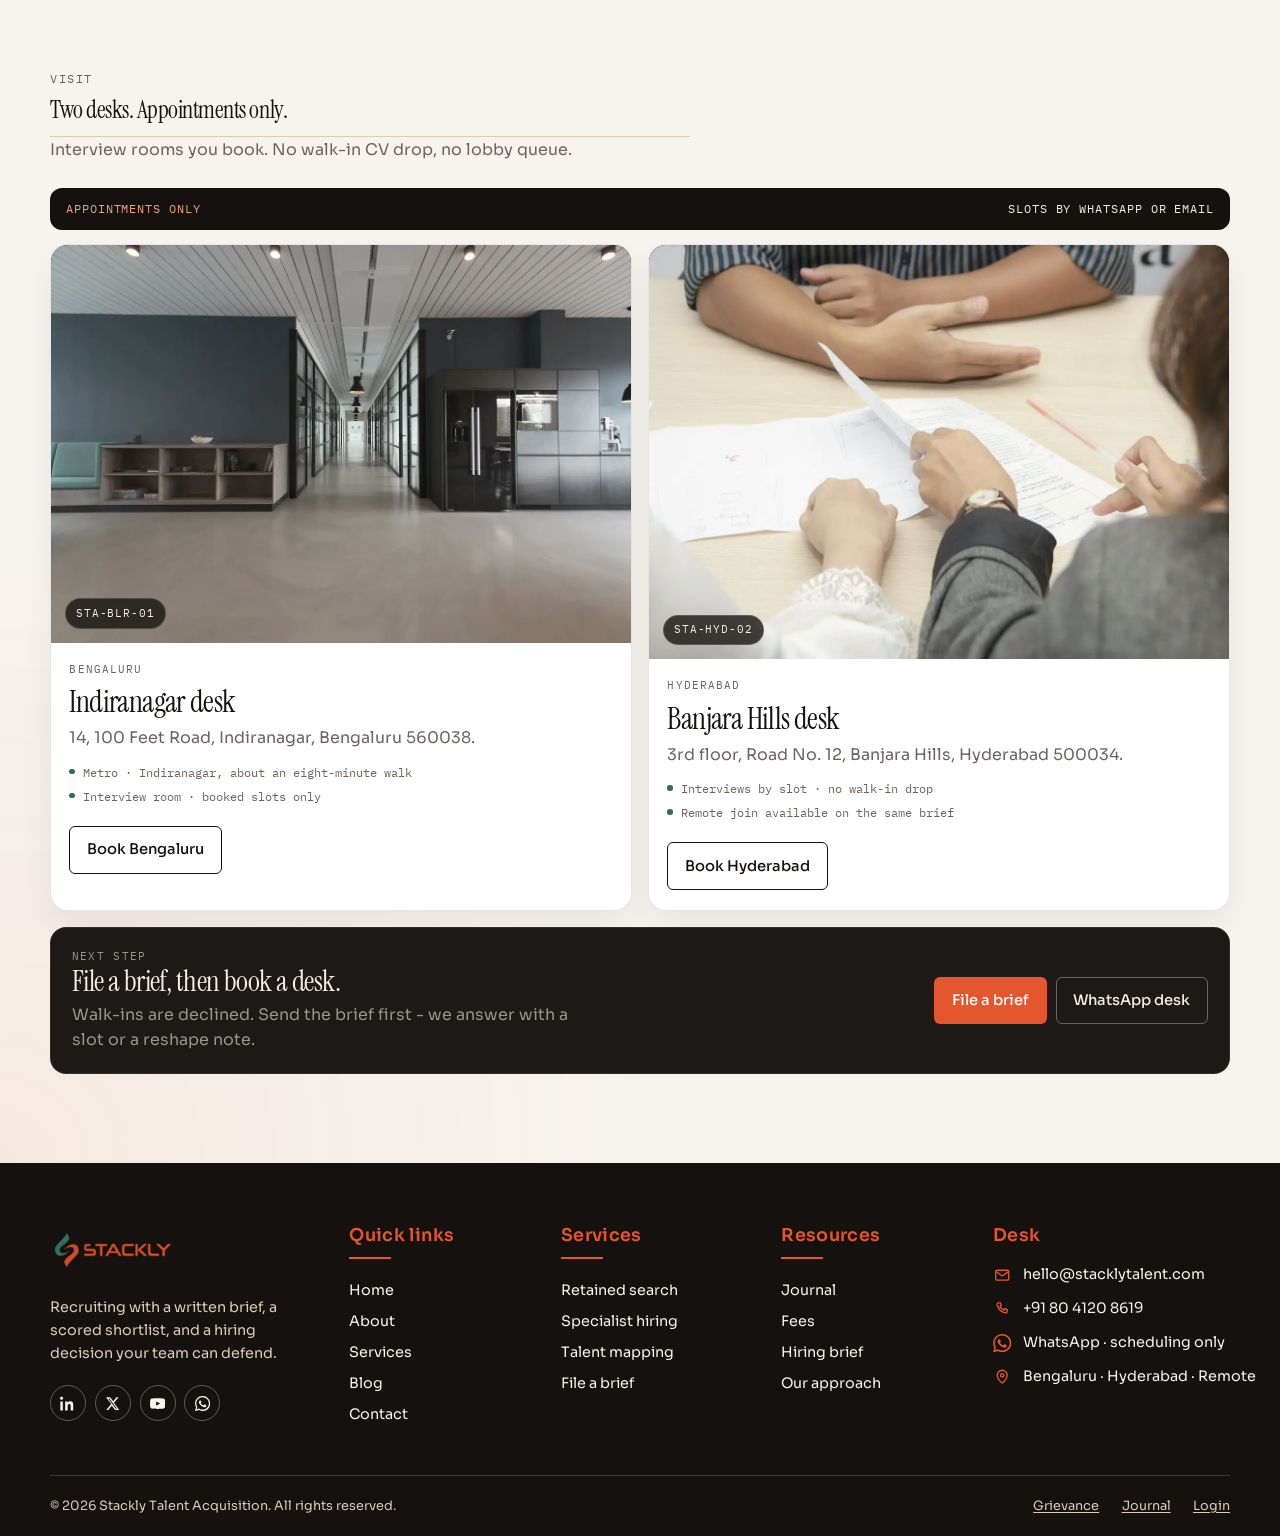
<file: services.html>
<!DOCTYPE html>
<html lang="en-IN">
<head>
  <meta charset="utf-8">
  <meta name="viewport" content="width=device-width, initial-scale=1">
  <title>Roles — Stackly Talent Acquisition</title>
  <meta name="description" content="Retained search, product and revenue hiring, contract surge, campus, assessment, employer brand, and talent analytics.">
  <meta name="theme-color" content="#F7F4EF">
  <link rel="icon" href="img/favicon.webp" type="image/webp">
  <link rel="preconnect" href="https://fonts.googleapis.com">
  <link rel="preconnect" href="https://fonts.gstatic.com" crossorigin>
  <link href="https://fonts.googleapis.com/css2?family=IBM+Plex+Mono:wght@400;500&family=Instrument+Serif:ital@0;1&family=Sora:wght@400;500;600&display=swap" rel="stylesheet">
  <link href="https://unpkg.com/aos@2.3.4/dist/aos.css" rel="stylesheet">
  <link rel="stylesheet" href="Css/style.css?v=sta29">
  <link rel="stylesheet" href="Css/pages.css?v=sta23">
  <link rel="stylesheet" href="Css/responsive.css?v=sta39">
  <script>document.documentElement.classList.add("js");</script>
</head>
<body class="is-loading">
  <a class="skip-link" href="#main">Skip to content</a>
  <div class="preloader" id="preloader" role="status" aria-live="polite" aria-label="Opening the signal board">
    <div class="pre-grid" aria-hidden="true"></div>
    <div class="pre-plate">
      <p class="kicker">Stackly Talent</p>
      <div class="reticle" aria-hidden="true"><span class="reticle-h"></span><span class="reticle-v"></span><span class="reticle-dot"></span></div>
      <p class="pre-word" data-pre-word>Brief</p>
      <div class="meter" aria-hidden="true"><span></span></div>
      <p class="pre-meta"><span data-meter>00</span><span data-pre-stage>Opening the board</span><span>STA</span></p>
    </div>
  </div>
  <header class="site-header" id="site-header">
    <div class="wrap header-bar">
      <a class="wordmark" href="index.html"><img src="img/stackly-signal-red.webp" alt="Stackly Talent"></a>
      <nav class="primary-nav" aria-label="Primary">
        <a href="index.html">Home</a>
        <a href="about.html">About</a>
        <a class="is-current" href="services.html" aria-current="page">Services</a>
        <a href="blog.html">Blog</a>
        <a href="contact.html">Contact</a>
      </nav>
      <div class="header-actions">
        <a class="text-link" href="login.html">Login</a>
        <a class="btn btn-signal" href="register.html">Register</a>
      </div>
      <button class="nav-toggle" type="button" aria-expanded="false" aria-controls="drawer" aria-label="Open menu"><span></span></button>
    </div>
  </header>
  <div class="drawer" id="drawer" aria-hidden="true">
    <nav class="drawer-panel" aria-label="Mobile">
      <div class="drawer-top">
      </div>
      <div class="drawer-links">
        <a href="index.html"><span class="drawer-label">Home</span></a>
        <a href="about.html"><span class="drawer-label">About</span></a>
        <a href="services.html"><span class="drawer-label">Services</span></a>
        <a href="blog.html"><span class="drawer-label">Blog</span></a>
        <a href="contact.html"><span class="drawer-label">Contact</span></a>
      </div>
      <div class="drawer-foot">
        <a class="btn btn-ghost" href="login.html">Sign in</a>
        <a class="btn btn-signal" href="register.html">Register</a>
        <p class="drawer-meta">India + remote � appointments only</p>
      </div>
    </nav>
  </div>
  <main id="main">
    <section class="hero-stage is-services" data-hero>
      <div class="hero-media">
        <img class="is-on" src="img/act-interview.webp" width="1200" height="857" alt="An interview conversation across the desk" fetchpriority="high">
      </div>
      <div class="hero-veil" aria-hidden="true"></div>
      <div class="wrap hero-copy">
        <p class="kicker">Roles on the board</p>
        <p class="brand-signal brand-signal-sm">Stackly</p>
        <h1>Search lines with a <em>written scope.</em></h1>
        <p class="support">Eight ways to commission the desk. Fees are a public demo schedule.</p>
        <div class="cta-row">
          <a class="btn btn-signal" href="404.html">Browse lines</a>
          <a class="btn btn-ghost" href="404.html">Fee table</a>
        </div>
      </div>
    </section>
    <nav class="door-nav" aria-label="On this page">
      <div class="wrap">
        <a href="404.html">Lines</a>
        <a href="404.html">Retained</a>
        <a href="404.html">Product</a>
        <a href="404.html">Revenue</a>
        <a href="404.html">Contract</a>
        <a href="404.html">Campus</a>
        <a href="404.html">Assessment</a>
        <a href="404.html">Brand</a>
        <a href="404.html">Analytics</a>
        <a href="404.html">Fees</a>
        <a href="404.html">Method</a>
        <a href="404.html">Offer pack</a>
        <a href="404.html">Visit</a>
      </div>
    </nav>

    <section class="section lines-lane" id="lines">
      <div class="wrap">
        <header class="section-head" data-aos="plate-rise">
          <p class="kicker">Service lines</p>
          <h2>Plates, not a menu of buzzwords.</h2>
          <span class="rule" data-aos="rule-draw"></span>
          <p class="lede">Eight written scopes. Image on one side, the brief on the other.</p>
        </header>

        <div class="lines-stack">
          <article class="line-card" id="retained" data-aos="plate-rise">
            <figure class="line-media">
              <img src="img/act-brief.webp" width="1200" height="857" alt="A written brief on the desk" loading="lazy">
              <figcaption>STA-S01 · Retained</figcaption>
            </figure>
            <div class="line-body">
              <p class="stamp">STA-S01</p>
              <h2>Retained executive search</h2>
              <p>One senior seat. One partner. A brief, a mapped market, a scored shortlist, and an offer pack. Replacement window of 90 days when the retainer says so.</p>
              <dl class="line-facts">
                <div><dt>Fee floor</dt><dd>₹4.5L or 18% CTC</dd></div>
                <div><dt>Cycle</dt><dd>8-12 weeks</dd></div>
                <div><dt>Includes</dt><dd>Brief, shortlist, offer pack</dd></div>
              </dl>
            </div>
          </article>

          <article class="line-card is-flip" id="product" data-aos="plate-rise">
            <figure class="line-media">
              <img src="img/act-search.webp" width="1200" height="857" alt="A product team mapping a search" loading="lazy">
              <figcaption>STA-S02 · Product</figcaption>
            </figure>
            <div class="line-body">
              <p class="stamp">STA-S02</p>
              <h2>Product hiring</h2>
              <p>Design, product management, and product engineering. The scorecard separates craft evidence from "culture fit". Remote-India roles must name overlap hours and the employing entity.</p>
              <dl class="line-facts">
                <div><dt>Seats</dt><dd>Design, PM, eng</dd></div>
                <div><dt>Bar</dt><dd>Craft on the scorecard</dd></div>
                <div><dt>Remote</dt><dd>Hours + entity named</dd></div>
              </dl>
            </div>
          </article>

          <article class="line-card" id="revenue" data-aos="plate-rise">
            <figure class="line-media">
              <img src="img/journal-band.webp" width="1000" height="700" alt="A revenue team in a working session" loading="lazy">
              <figcaption>STA-S03 · Revenue</figcaption>
            </figure>
            <div class="line-body">
              <p class="stamp">STA-S03</p>
              <h2>Revenue hiring</h2>
              <p>Account executives, revenue operations, and customer leadership. Territory, quota, and accelerators are filed in the band before the first call. We do not recruit on "OTE up to" with no floor.</p>
              <dl class="line-facts">
                <div><dt>Roles</dt><dd>AE, RevOps, CS lead</dd></div>
                <div><dt>Filed first</dt><dd>Quota + territory</dd></div>
                <div><dt>Refuse</dt><dd>OTE with no floor</dd></div>
              </dl>
            </div>
          </article>

          <article class="line-card is-flip" id="contract" data-aos="plate-rise">
            <figure class="line-media">
              <img src="img/field-room.webp" width="1000" height="700" alt="Whiteboard used to plan a project surge" loading="lazy">
              <figcaption>STA-S04 · Surge</figcaption>
            </figure>
            <div class="line-body">
              <p class="stamp">STA-S04</p>
              <h2>Contract surge</h2>
              <p>A six-week pod for implementation, support, or a launch. Day rate or fixed project fee, written. Contractors are told the end date on the first call.</p>
              <dl class="line-facts">
                <div><dt>Length</dt><dd>6 weeks</dd></div>
                <div><dt>Fee</dt><dd>Day rate or fixed</dd></div>
                <div><dt>Told first</dt><dd>End date on call one</dd></div>
              </dl>
            </div>
          </article>

          <article class="line-card" id="campus" data-aos="plate-rise">
            <figure class="line-media">
              <img src="img/visit-blr.webp" width="1200" height="823" alt="Interview room prepared for early-career slots" loading="lazy">
              <figcaption>STA-S05 · Campus</figcaption>
            </figure>
            <div class="line-body">
              <p class="stamp">STA-S05</p>
              <h2>Campus and early career</h2>
              <p>A bounded project surge, not a year-round mill. Assessment is the same for every candidate. Unpaid "trial projects" that ship to a client are refused.</p>
              <dl class="line-facts">
                <div><dt>Shape</dt><dd>Bounded project</dd></div>
                <div><dt>Assessment</dt><dd>Same for all</dd></div>
                <div><dt>Refuse</dt><dd>Unpaid client work</dd></div>
              </dl>
            </div>
          </article>

          <article class="line-card is-flip" id="assessment" data-aos="plate-rise">
            <figure class="line-media">
              <img src="img/journal-score.webp" width="1000" height="700" alt="Interviewers comparing scorecard notes" loading="lazy">
              <figcaption>STA-S06 · Assessment</figcaption>
            </figure>
            <div class="line-body">
              <p class="stamp">STA-S06</p>
              <h2>Assessment design</h2>
              <p>We write the scorecard and the interview loop with your hiring managers. A work sample, if used, is timed, relevant, and not a substitute for paid labour.</p>
              <dl class="line-facts">
                <div><dt>Output</dt><dd>Scorecard + loop</dd></div>
                <div><dt>Cycle</dt><dd>About 3 weeks</dd></div>
                <div><dt>Sample</dt><dd>Timed, not free labour</dd></div>
              </dl>
            </div>
          </article>

          <article class="line-card" id="brand" data-aos="plate-rise">
            <figure class="line-media">
              <img src="img/journal-remote.webp" width="1000" height="700" alt="Laptop and printed role notes on a desk" loading="lazy">
              <figcaption>STA-S07 · Brand</figcaption>
            </figure>
            <div class="line-body">
              <p class="stamp">STA-S07</p>
              <h2>Employer brand ops</h2>
              <p>The public story has to match the brief. We edit role pages, interviewer prompts, and the rejection note so candidates hear one company, not three tones.</p>
              <dl class="line-facts">
                <div><dt>Touches</dt><dd>Role page, prompts</dd></div>
                <div><dt>Also</dt><dd>Rejection note</dd></div>
                <div><dt>Goal</dt><dd>One voice</dd></div>
              </dl>
            </div>
          </article>

          <article class="line-card is-flip" id="analytics" data-aos="plate-rise">
            <figure class="line-media">
              <img src="img/act-offer.webp" width="1200" height="857" alt="Closing conversation after an offer" loading="lazy">
              <figcaption>STA-S08 · Analytics</figcaption>
            </figure>
            <div class="line-body">
              <p class="stamp">STA-S08</p>
              <h2>Talent analytics</h2>
              <p>Time to shortlist, stage conversion, and offer acceptance against the filed band. A monthly note. We do not sell a dashboard that hides a slow debrief.</p>
              <dl class="line-facts">
                <div><dt>Cadence</dt><dd>Monthly note</dd></div>
                <div><dt>Tracks</dt><dd>Shortlist to accept</dd></div>
                <div><dt>Refuse</dt><dd>Vanity dashboards</dd></div>
              </dl>
            </div>
          </article>
        </div>
      </div>
    </section>

    <section class="section fees-lane" id="fees">
      <div class="wrap">
        <header class="section-head" data-aos="plate-rise">
          <p class="kicker">Public fee table</p>
          <h2>What a commissioner can expect to see.</h2>
          <span class="rule" data-aos="rule-draw"></span>
          <p class="lede">A demo schedule only. Fees, cycles, and what each line includes - before the brief is filed.</p>
        </header>
        <div class="fee-plate" data-aos="plate-rise">
          <div class="fee-mast">
            <span>FEE SCHEDULE</span>
            <span>STA-DEMO · 2026</span>
            <span>EXCL. GST 18%</span>
          </div>
          <div class="fee-table">
            <div class="fee-row is-head"><span>Line</span><span>Fee (demo)</span><span>Cycle</span><span>Includes</span></div>
            <div class="fee-row"><span data-label="Line">Retained search</span><span data-label="Fee">18% of CTC, min ₹4.5L</span><span data-label="Cycle">8-12 weeks</span><span data-label="Includes">Brief, shortlist, offer pack</span></div>
            <div class="fee-row"><span data-label="Line">Ramped hire</span><span data-label="Fee">₹2.4L / month</span><span data-label="Cycle">3 months</span><span data-label="Includes">Up to 3 briefs, weekly note</span></div>
            <div class="fee-row"><span data-label="Line">Project surge</span><span data-label="Fee">₹6.8L fixed</span><span data-label="Cycle">6 weeks</span><span data-label="Includes">Contract or campus pod</span></div>
            <div class="fee-row"><span data-label="Line">Assessment design</span><span data-label="Fee">₹1.8L fixed</span><span data-label="Cycle">3 weeks</span><span data-label="Includes">Scorecard and loop</span></div>
            <div class="fee-row"><span data-label="Line">Talent analytics</span><span data-label="Fee">₹90,000 / month</span><span data-label="Cycle">Monthly</span><span data-label="Includes">Stage note, no software seat</span></div>
          </div>
          <p class="gst-note">Exclusive of GST at 18%. Demo schedule. GSTIN 29AABCT8841Q1Z8 is a sample and must not be copied onto a real invoice.</p>
        </div>
      </div>
    </section>

    <section class="section standards-lane" id="method" aria-labelledby="method-title">
      <div class="wrap">
        <header class="section-head standards-head" data-aos="plate-rise">
          <div>
            <p class="kicker">Standards</p>
            <h2 id="method-title">The method does not flex by mood.</h2>
            <span class="rule" data-aos="rule-draw"></span>
            <p class="lede">Four method locks. If one is missing, the brief pauses.</p>
          </div>
          <p class="standards-seal" aria-hidden="true">STA · METHOD</p>
        </header>
        <div class="standards-ledger" data-aos="plate-rise">
          <aside class="standards-spine" aria-hidden="true">
            <span>METHOD</span>
            <span>LOCKS</span>
            <span>01-04</span>
          </aside>
          <div class="standards-locks">
            <article class="standard-lock is-on">
              <span class="standard-num">01</span>
              <div class="standard-body">
                <p class="standard-tag">Owner</p>
                <h3>One brief owner</h3>
                <p>A named person who can stop the search or accept the offer. Committees may advise. One person signs.</p>
              </div>
              <span class="standard-state">Required</span>
            </article>
            <article class="standard-lock">
              <span class="standard-num">02</span>
              <div class="standard-body">
                <p class="standard-tag">Scorecard</p>
                <h3>Scorecard first</h3>
                <p>The loop is designed before the first interview is booked. No floating "culture fit" column after the fact.</p>
              </div>
              <span class="standard-state">Required</span>
            </article>
            <article class="standard-lock">
              <span class="standard-num">03</span>
              <div class="standard-body">
                <p class="standard-tag">Cadence</p>
                <h3>Weekly note</h3>
                <p>Written. Who was spoken to, who declined, what changed in the brief. Silence is not progress.</p>
              </div>
              <span class="standard-state">Required</span>
            </article>
            <article class="standard-lock">
              <span class="standard-num">04</span>
              <div class="standard-body">
                <p class="standard-tag">Close</p>
                <h3>Offer before theatre</h3>
                <p>No verbal offer until the pack is in the hiring manager's hands. The handshake follows the document.</p>
              </div>
              <span class="standard-state">Required</span>
            </article>
          </div>
        </div>
      </div>
    </section>

    <section class="section pack-lane" id="pack">
      <div class="wrap">
        <header class="section-head" data-aos="plate-rise">
          <p class="kicker">Offer pack</p>
          <h2>Six parts, laid out.</h2>
          <span class="rule" data-aos="rule-draw"></span>
          <p class="lede">The close is a document, not a handshake and a missing number.</p>
        </header>
        <div class="pack-folio" data-aos="plate-rise">
          <div class="pack-spine" aria-hidden="true">
            <span>OFFER</span>
            <span>PACK</span>
            <span>01-06</span>
          </div>
          <div class="pack">
            <article class="pack-part">
              <p class="idx">01</p>
              <h3>Role brief</h3>
              <p>The seat, the bar, and what the first six months own.</p>
            </article>
            <article class="pack-part">
              <p class="idx">02</p>
              <h3>Scorecard</h3>
              <p>Marks from each interviewer, with the disagreement left visible.</p>
            </article>
            <article class="pack-part">
              <p class="idx">03</p>
              <h3>Compensation band</h3>
              <p>Fixed, variable, and what was already filed - not a new range.</p>
            </article>
            <article class="pack-part">
              <p class="idx">04</p>
              <h3>Notice and start</h3>
              <p>Dates the team can actually plan around.</p>
            </article>
            <article class="pack-part">
              <p class="idx">05</p>
              <h3>References</h3>
              <p>What was asked, and what was not claimed.</p>
            </article>
            <article class="pack-part">
              <p class="idx">06</p>
              <h3>Decision note</h3>
              <p>Why this person, and what would reopen the search.</p>
            </article>
          </div>
        </div>
      </div>
    </section>

    <section class="section letter-lane" aria-labelledby="letter-title">
      <div class="wrap faq-layout">
        <div>
          <header class="section-head" data-aos="plate-rise">
            <p class="kicker">Letter</p>
            <h2 id="letter-title">Questions we answer in writing.</h2>
            <span class="rule" data-aos="rule-draw"></span>
            <p class="lede">Desk replies that stay on the brief - not a sales call with a soft maybe.</p>
          </header>
          <div class="letter-sheet" data-aos="plate-rise">
            <div class="letter-mast">
              <span>DESK LETTER</span>
              <span>STA-SVC · FAQ</span>
              <span>WRITTEN ONLY</span>
            </div>
            <div class="faq-list">
              <details class="faq" open>
                <summary><span class="faq-num">01</span><span>Can two lines share one retainer?</span></summary>
                <p>A ramped hire covers one function. Product and revenue are separate briefs unless the owner is the same and the band logic matches.</p>
              </details>
              <details class="faq">
                <summary><span class="faq-num">02</span><span>Do you replace a retained hire?</span></summary>
                <p>Yes, inside 90 days, if the person leaves or the brief was met and the seat is still the same. A rewritten role is a new brief.</p>
              </details>
              <details class="faq">
                <summary><span class="faq-num">03</span><span>Will you run a confidential search?</span></summary>
                <p>Yes, when the brief says who may be told. We still will not invent urgency to flush names.</p>
              </details>
              <details class="faq">
                <summary><span class="faq-num">04</span><span>What starts the clock on a retained search?</span></summary>
                <p>The filed brief and the first retainer instalment. Outreach does not begin on a verbal ask or a forwarded job post alone.</p>
              </details>
              <details class="faq">
                <summary><span class="faq-num">05</span><span>Do you work campus or contract seats?</span></summary>
                <p>As a project surge with an end date on the brief. We do not run an open mill of unpaid interns or an endless contractor funnel.</p>
              </details>
            </div>
          </div>
        </div>
        <aside class="aside-cta letter-aside">
          <p class="kicker">Commission</p>
          <h3>Pick a line. File the brief.</h3>
          <p>We will say if the desk is the wrong shape for the seat - in writing, within one working day on this demo.</p>
          <a class="btn btn-signal" href="404.html">Open a brief</a>
          <a class="btn btn-line" href="404.html">Read the fee table</a>
          <p class="aside-meta">STA desk · Bengaluru / Hyderabad · Demo only</p>
        </aside>
      </div>
    </section>

    <section class="section visit-lane" id="visit" aria-labelledby="visit-title">
      <div class="wrap">
        <header class="section-head" data-aos="plate-rise">
          <p class="kicker">Visit</p>
          <h2 id="visit-title">Two desks. Appointments only.</h2>
          <span class="rule" data-aos="rule-draw"></span>
          <p class="lede">Interview rooms you book. No walk-in CV drop, no lobby queue.</p>
        </header>
        <div class="visit-board" data-aos="plate-rise">
          <p class="visit-banner"><span>Appointments only</span><span>Slots by WhatsApp or email</span></p>
          <div class="visit-desks">
            <article class="visit-desk">
              <div class="visit-media">
                <img src="img/visit-blr.webp" width="1200" height="823" alt="The Bengaluru desk, a bright interview room" loading="lazy">
                <span class="visit-badge">STA-BLR-01</span>
              </div>
              <div class="visit-copy">
                <p class="visit-city">Bengaluru</p>
                <h3>Indiranagar desk</h3>
                <p>14, 100 Feet Road, Indiranagar, Bengaluru 560038.</p>
                <ul class="visit-meta">
                  <li>Metro · Indiranagar, about an eight-minute walk</li>
                  <li>Interview room · booked slots only</li>
                </ul>
                <a class="btn btn-line" href="404.html">Book Bengaluru</a>
              </div>
            </article>
            <article class="visit-desk">
              <div class="visit-media">
                <img src="img/act-interview.webp" width="1200" height="857" alt="A quiet Hyderabad interview room prepared for a slot" loading="lazy">
                <span class="visit-badge">STA-HYD-02</span>
              </div>
              <div class="visit-copy">
                <p class="visit-city">Hyderabad</p>
                <h3>Banjara Hills desk</h3>
                <p>3rd floor, Road No. 12, Banjara Hills, Hyderabad 500034.</p>
                <ul class="visit-meta">
                  <li>Interviews by slot · no walk-in drop</li>
                  <li>Remote join available on the same brief</li>
                </ul>
                <a class="btn btn-line" href="404.html">Book Hyderabad</a>
              </div>
            </article>
          </div>
          <div class="visit-close">
            <div>
              <p class="visit-close-kicker">Next step</p>
              <h3>File a brief, then book a desk.</h3>
              <p>Walk-ins are declined. Send the brief first - we answer with a slot or a reshape note.</p>
            </div>
            <div class="visit-close-actions">
              <a class="btn" href="404.html">File a brief</a>
              <a class="btn btn-line" href="404.html" >WhatsApp desk</a>
            </div>
          </div>
        </div>
      </div>
    </section>
  </main>
      <footer class="site-footer">
    <div class="wrap foot-grid">
      <div class="foot-brand">
        <a class="wordmark" href="index.html"><img src="img/stackly-signal-red.webp" alt="Stackly Talent"></a>
        <p>Recruiting with a written brief, a scored shortlist, and a hiring decision your team can defend.</p>
        <div class="foot-socials" aria-label="Social links">
          <a href="404.html"  aria-label="LinkedIn"><svg viewBox="0 0 24 24" aria-hidden="true"><path d="M4.98 3.5C4.98 4.88 3.86 6 2.5 6S0 4.88 0 3.5 1.12 1 2.5 1s2.48 1.12 2.48 2.5zM.5 8.5h4V23h-4V8.5zM8.5 8.5h3.8v2h.05c.53-1 1.83-2.05 3.77-2.05 4.03 0 4.78 2.65 4.78 6.1V23h-4v-6.6c0-1.57-.03-3.6-2.2-3.6-2.2 0-2.54 1.72-2.54 3.5V23h-4V8.5z"/></svg></a>
          <a href="404.html"  aria-label="X"><svg viewBox="0 0 24 24" aria-hidden="true"><path d="M18.244 2H21.5l-7.5 8.57L22.5 22h-6.59l-5.16-6.74L5.2 22H1.94l8.03-9.17L1.5 2h6.75l4.66 6.2L18.244 2zm-1.16 18h1.8L7.02 3.94H5.1L17.084 20z"/></svg></a>
          <a href="404.html"  aria-label="YouTube"><svg viewBox="0 0 24 24" aria-hidden="true"><path d="M23.5 6.2a3 3 0 0 0-2.1-2.1C19.5 3.5 12 3.5 12 3.5s-7.5 0-9.4.6A3 3 0 0 0 .5 6.2 31.5 31.5 0 0 0 0 12a31.5 31.5 0 0 0 .5 5.8 3 3 0 0 0 2.1 2.1c1.9.6 9.4.6 9.4.6s7.5 0 9.4-.6a3 3 0 0 0 2.1-2.1A31.5 31.5 0 0 0 24 12a31.5 31.5 0 0 0-.5-5.8zM9.75 15.5v-7l6.2 3.5-6.2 3.5z"/></svg></a>
          <a href="404.html"  aria-label="WhatsApp"><svg viewBox="0 0 24 24" aria-hidden="true"><path d="M20.5 3.5A10.9 10.9 0 0 0 12 0C5.4 0 .1 5.3.1 11.9c0 2.1.5 4.1 1.6 5.9L0 24l6.3-1.7a11.9 11.9 0 0 0 5.7 1.5h.1c6.6 0 11.9-5.3 11.9-11.9 0-3.2-1.2-6.2-3.5-8.4zM12 21.5h-.1a9.8 9.8 0 0 1-5-1.4l-.4-.2-3.7 1 1-3.6-.2-.4a9.8 9.8 0 0 1-1.5-5.2C2.1 6.4 6.5 2 12 2a9.8 9.8 0 0 1 9.9 9.8c0 5.4-4.4 9.7-9.9 9.7zm5.4-7.3c-.3-.1-1.7-.8-2-.9-.3-.1-.5-.2-.7.2-.2.3-.8.9-.9 1.1-.2.2-.3.2-.6.1-1.7-.8-2.9-1.5-4-3.4-.3-.5.3-.5.9-1.6.1-.2 0-.4 0-.5l-.8-1.8c-.2-.5-.4-.4-.7-.4h-.6c-.2 0-.5.1-.8.4-.3.3-1 1-1 2.4s1 2.8 1.2 3c.1.2 2 3.1 4.9 4.3.7.3 1.2.5 1.6.6.7.2 1.3.2 1.8.1.6-.1 1.7-.7 2-1.4.2-.7.2-1.3.2-1.4 0-.1-.2-.2-.5-.3z"/></svg></a>
        </div>
      </div>
      <div class="foot-links">
        <h2 class="footer-title">Quick links</h2>
        <a href="index.html">Home</a>
        <a href="about.html">About</a>
        <a href="services.html">Services</a>
        <a href="blog.html">Blog</a>
        <a href="contact.html">Contact</a>
      </div>
      <div class="foot-links">
        <h2 class="footer-title">Services</h2>
        <a href="404.html">Retained search</a>
        <a href="404.html">Specialist hiring</a>
        <a href="404.html">Talent mapping</a>
        <a href="404.html">File a brief</a>
      </div>
      <div class="foot-links">
        <h2 class="footer-title">Resources</h2>
        <a href="404.html">Journal</a>
        <a href="404.html">Fees</a>
        <a href="404.html">Hiring brief</a>
        <a href="404.html">Our approach</a>
      </div>
      <div class="foot-contact">
        <h2 class="footer-title">Desk</h2>
        <a class="foot-line" href="404.html">
          <svg class="foot-ico is-stroke" viewBox="0 0 24 24" aria-hidden="true"><rect x="3.5" y="5.5" width="17" height="13" rx="2"/><path d="m5 8 7 5 7-5"/></svg>
          <span>hello@stacklytalent.com</span>
        </a>
        <a class="foot-line" href="404.html">
          <svg class="foot-ico is-stroke" viewBox="0 0 24 24" aria-hidden="true"><path d="M7 3.8h2.8l1 3.4-1.8 1.1a11.2 11.2 0 0 0 5 4.9l1.1-1.8 3.4 1v2.7a1.8 1.8 0 0 1-2 1.8A14.4 14.4 0 0 1 5.2 5.8 1.8 1.8 0 0 1 7 3.8z"/></svg>
          <span>+91 80 4120 8619</span>
        </a>
        <a class="foot-line" href="404.html">
          <svg class="foot-ico is-fill" viewBox="0 0 24 24" aria-hidden="true"><path d="M20.5 3.5A10.9 10.9 0 0 0 12 0C5.4 0 .1 5.3.1 11.9c0 2.1.5 4.1 1.6 5.9L0 24l6.3-1.7a11.9 11.9 0 0 0 5.7 1.5h.1c6.6 0 11.9-5.3 11.9-11.9 0-3.2-1.2-6.2-3.5-8.4zM12 21.5h-.1a9.8 9.8 0 0 1-5-1.4l-.4-.2-3.7 1 1-3.6-.2-.4a9.8 9.8 0 0 1-1.5-5.2C2.1 6.4 6.5 2 12 2a9.8 9.8 0 0 1 9.9 9.8c0 5.4-4.4 9.7-9.9 9.7zm5.4-7.3c-.3-.1-1.7-.8-2-.9-.3-.1-.5-.2-.7.2-.2.3-.8.9-.9 1.1-.2.2-.3.2-.6.1-1.7-.8-2.9-1.5-4-3.4-.3-.5.3-.5.9-1.6.1-.2 0-.4 0-.5l-.8-1.8c-.2-.5-.4-.4-.7-.4h-.6c-.2 0-.5.1-.8.4-.3.3-1 1-1 2.4s1 2.8 1.2 3c.1.2 2 3.1 4.9 4.3.7.3 1.2.5 1.6.6.7.2 1.3.2 1.8.1.6-.1 1.7-.7 2-1.4.2-.7.2-1.3.2-1.4 0-.1-.2-.2-.5-.3z"/></svg>
          <span>WhatsApp · scheduling only</span>
        </a>
        <a class="foot-line" href="404.html">
          <svg class="foot-ico is-stroke" viewBox="0 0 24 24" aria-hidden="true"><path d="M12 21s6.5-5.1 6.5-10.2a6.5 6.5 0 1 0-13 0C5.5 15.9 12 21 12 21z"/><circle cx="12" cy="10.8" r="2.2"/></svg>
          <span>Bengaluru · Hyderabad · Remote</span>
        </a>
      </div>
    </div>
    <div class="wrap foot-base">
      <span>© <span id="y">2026</span> Stackly Talent Acquisition. All rights reserved.</span>
      <nav aria-label="Footer legal"><a href="404.html">Grievance</a><a href="404.html">Journal</a><a href="login.html">Login</a></nav>
    </div>
  </footer>
  <div class="toast" id="toast" role="status" aria-live="polite"></div>
  <script src="Js/data.js?v=sta1"></script>
  <script src="https://unpkg.com/aos@2.3.4/dist/aos.js"></script>
  <script src="Js/main.js?v=sta26"></script>
</body>
</html>
</file>
<file: Css/style.css>
:root {
  --ink: #14110f;
  --paper: #f7f4ef;
  --panel: #ffffff;
  --line: rgba(20, 17, 15, 0.1);
  --mute: #6b645c;
  --signal: #e4572e;
  --signal-deep: #c4471f;
  --signal-2: #2f6f5e;
  --chalk: #d9cdb8;
  --alert: #b42318;
  --ok: #1f7a4c;
  --shadow: 0 12px 32px rgba(20, 17, 15, 0.08);
  --radius: 12px;
  --btn: 6px;
  --header: 4.6rem;
  --font-display: "Instrument Serif", Georgia, serif;
  --font-body: "Sora", "Segoe UI", sans-serif;
  --font-mono: "IBM Plex Mono", ui-monospace, monospace;
  --wrap: min(1180px, calc(100% - 2.4rem));
}

*,
*::before,
*::after { box-sizing: border-box; }

html { scroll-behavior: smooth; }

body {
  margin: 0;
  color: var(--ink);
  font-family: var(--font-body);
  font-size: 1rem;
  line-height: 1.6;
  background-color: var(--paper);
  background-image:
    repeating-linear-gradient(-18deg, transparent 0 48px, rgba(217, 205, 184, 0.55) 48px 49px),
    repeating-linear-gradient(72deg, transparent 0 48px, rgba(217, 205, 184, 0.28) 48px 49px);
  color-scheme: light;
}

body.is-loading { overflow: hidden; }

img { max-width: 100%; display: block; }

a { color: var(--signal-2); text-underline-offset: 0.18em; }

button, input, select, textarea { font: inherit; color: inherit; }

h1, h2, h3, h4 {
  font-family: var(--font-display);
  font-weight: 400;
  letter-spacing: -0.02em;
  line-height: 1.05;
  margin: 0 0 0.6rem;
}

h1 em, h2 em, h3 em { font-style: italic; }

p { margin: 0 0 0.8rem; }

.wrap { width: var(--wrap); margin-inline: auto; }

.skip-link {
  position: absolute;
  left: 0.6rem;
  top: -4rem;
  z-index: 100;
  background: var(--ink);
  color: var(--paper);
  padding: 0.5rem 0.8rem;
  border-radius: var(--btn);
  text-decoration: none;
}

.skip-link:focus { top: 0.6rem; }

:focus-visible {
  outline: 2px solid var(--signal);
  outline-offset: 3px;
}

::selection { background: var(--signal); color: #fff; }

.kicker {
  font-family: var(--font-mono);
  font-size: 0.72rem;
  letter-spacing: 0.14em;
  text-transform: uppercase;
  color: var(--mute);
  margin: 0 0 0.55rem;
}

.lede { color: var(--mute); max-width: 42rem; }

.rule {
  display: block;
  height: 1px;
  width: 100%;
  margin: 0.85rem 0 0;
  background: var(--chalk);
}

.section { padding: clamp(3.5rem, 7vw, 6.2rem) 0; position: relative; z-index: 1; }

.section-head { max-width: 40rem; margin-bottom: 1.6rem; }

.stamp {
  display: inline-block;
  font-family: var(--font-mono);
  font-size: 0.72rem;
  letter-spacing: 0.04em;
  padding: 0.18rem 0.4rem;
  border: 1px solid var(--chalk);
  border-radius: 4px;
  background: var(--panel);
  color: var(--ink);
}

.btn {
  display: inline-flex;
  align-items: center;
  justify-content: center;
  gap: 0.45rem;
  min-height: 2.75rem;
  padding: 0.7rem 1.05rem;
  border-radius: var(--btn);
  border: 1px solid transparent;
  background: var(--signal);
  color: #fff;
  text-decoration: none;
  font-size: 0.92rem;
  font-weight: 500;
  cursor: pointer;
  transition: background 0.2s ease;
}

.btn:hover { background: var(--signal-deep); }

.btn-line {
  background: transparent;
  color: var(--ink);
  border-color: var(--ink);
}

.btn-line:hover { background: var(--ink); color: var(--paper); }

.btn-ink { background: var(--ink); color: var(--paper); }
.btn-ink:hover { background: #2a241f; }

.btn-signal { background: var(--signal); color: #fff; }
.btn-signal:hover { background: var(--signal-deep); }

.text-link {
  color: var(--ink);
  text-decoration: none;
  font-size: 0.92rem;
  font-weight: 500;
}

.text-link:hover { color: var(--signal); }

.site-header {
  position: sticky;
  top: 0;
  z-index: 40;
  height: var(--header);
  background: rgba(247, 244, 239, 0.92);
  backdrop-filter: blur(10px);
  border-bottom: 1px solid transparent;
}

.site-header.is-shrink {
  border-bottom-color: var(--line);
  box-shadow: var(--shadow);
}

.header-bar {
  height: 100%;
  display: grid;
  grid-template-columns: 1fr auto 1fr;
  align-items: center;
  gap: 1.2rem;
}

.wordmark {
  display: inline-flex;
  align-items: center;
  font-family: var(--font-display);
  font-size: 1.7rem;
  color: var(--ink);
  text-decoration: none;
  letter-spacing: -0.03em;
  line-height: 1;
}

.wordmark img {
  width: auto;
  height: 3.8rem;
}

.site-footer .wordmark img { height: 4.4rem; }

.wordmark em { font-style: italic; color: var(--signal-2); }

.primary-nav { display: flex; gap: 1.15rem; }

.primary-nav a {
  color: var(--ink);
  text-decoration: none;
  font-size: 0.92rem;
  padding: 0.2rem 0;
}

.primary-nav a.is-current { box-shadow: inset 0 -2px 0 var(--signal); }

.header-actions { display: flex; align-items: center; justify-self: end; gap: 0.9rem; }

.drawer {
  position: fixed;
  inset: 0;
  z-index: 35;
  background: rgba(10, 8, 7, 0.55);
  opacity: 0;
  pointer-events: none;
  transition: opacity 0.3s ease;
  backdrop-filter: blur(2px);
}

.drawer.is-open { opacity: 1; pointer-events: auto; }

.drawer-panel {
  margin-left: auto;
  width: min(400px, 100%);
  height: 100%;
  padding: calc(var(--header) + 0.85rem) 1.35rem 1.6rem;
  display: flex;
  flex-direction: column;
  gap: 0;
  position: relative;
  overflow: auto;
  color: #f3eee6;
  background:
    radial-gradient(circle at 100% 0%, rgba(228, 87, 46, 0.18), transparent 42%),
    linear-gradient(165deg, #1c1916 0%, #12100e 55%, #0e0c0a 100%);
  border-left: 1px solid rgba(243, 238, 230, 0.08);
  box-shadow: -24px 0 48px rgba(0, 0, 0, 0.35);
  transform: translateX(18px);
  transition: transform 0.35s cubic-bezier(0.22, 1, 0.36, 1);
}

.drawer.is-open .drawer-panel { transform: none; }

.drawer-panel::before {
  content: "";
  position: absolute;
  inset: 0;
  pointer-events: none;
  background: repeating-linear-gradient(
    -18deg,
    transparent 0 34px,
    rgba(217, 205, 184, 0.035) 34px 35px
  );
}

.drawer-top {
  position: relative;
  z-index: 1;
  padding: 0.35rem 0 1.1rem;
  border-bottom: 1px solid rgba(243, 238, 230, 0.12);
}

.drawer-top .kicker {
  margin: 0 0 0.35rem;
  color: #f0a27a;
}

.drawer-brand {
  margin: 0;
  font-family: var(--font-display);
  font-size: clamp(2.6rem, 10vw, 3.4rem);
  line-height: 0.9;
  letter-spacing: -0.03em;
  color: #f7f4ef;
}

.drawer-links {
  position: relative;
  z-index: 1;
  display: flex;
  flex-direction: column;
  gap: 0;
  padding: 0.85rem 0;
  flex: 1;
}

.drawer-links a {
  display: grid;
  grid-template-columns: auto;
  justify-content: center;
  align-items: baseline;
  gap: 0.65rem;
  padding: 0.78rem 0.2rem;
  border-bottom: 1px solid rgba(243, 238, 230, 0.08);
  text-decoration: none;
  color: #f3eee6;
  transition: color 0.2s ease, padding-left 0.2s ease;
}

.drawer-links a:hover,
.drawer-links a:focus-visible {
  color: #f0a27a;
  padding-left: 0.35rem;
}

.drawer-num {
  font-family: var(--font-mono);
  font-size: 0.72rem;
  letter-spacing: 0.08em;
  color: rgba(243, 238, 230, 0.4);
}

.drawer-label {
  font-family: var(--font-display);
  font-size: clamp(1.85rem, 6.5vw, 2.35rem);
  line-height: 1.05;
}

.drawer-foot {
  position: relative;
  z-index: 1;
  display: flex;
  flex-wrap: wrap;
  gap: 0.65rem;
  padding-top: 1.15rem;
  border-top: 1px solid rgba(243, 238, 230, 0.12);
}

.drawer-foot .btn {
  flex: 1 1 auto;
  min-width: 7.5rem;
}

.drawer-foot .btn-ghost {
  color: #f3eee6;
  border-color: rgba(243, 238, 230, 0.45);
}

.drawer-foot .btn-ghost:hover {
  background: rgba(243, 238, 230, 0.1);
  color: #fff;
}

.drawer-meta {
  flex: 1 1 100%;
  margin: 0.35rem 0 0;
  font-family: var(--font-mono);
  font-size: 0.68rem;
  letter-spacing: 0.1em;
  text-transform: uppercase;
  color: rgba(243, 238, 230, 0.42);
}

.nav-toggle {
  display: none;
  width: 2.6rem;
  height: 2.6rem;
  margin-left: auto;
  border: 1px solid var(--chalk);
  border-radius: var(--btn);
  background: var(--panel);
  cursor: pointer;
  position: relative;
  z-index: 40;
}

.nav-toggle span,
.nav-toggle span::before,
.nav-toggle span::after {
  display: block;
  width: 1.1rem;
  height: 1.5px;
  background: var(--ink);
  position: absolute;
  left: 0.7rem;
  transition: transform 0.25s ease, top 0.25s ease, background 0.2s ease;
}

.nav-toggle span { top: 1.25rem; }
.nav-toggle span::before, .nav-toggle span::after { content: ""; left: 0; }
.nav-toggle span::before { top: -6px; }
.nav-toggle span::after { top: 6px; }
.nav-toggle.is-active {
  background: #1c1916;
  border-color: rgba(243, 238, 230, 0.25);
}
.nav-toggle.is-active span { background: transparent; }
.nav-toggle.is-active span::before,
.nav-toggle.is-active span::after { background: #f3eee6; }
.nav-toggle.is-active span::before { top: 0; transform: rotate(40deg); }
.nav-toggle.is-active span::after { top: 0; transform: rotate(-40deg); }

.brand-signal {
  font-family: var(--font-display);
  font-size: clamp(4.2rem, 8vw, 7.2rem);
  line-height: 0.86;
  letter-spacing: -0.04em;
  margin: 0 0 0.8rem;
}

.brand-signal-sm {
  font-size: clamp(3rem, 7vw, 4.8rem);
  margin: 0 0 0.55rem;
}

.cta-row { display: flex; flex-wrap: wrap; gap: 0.7rem; margin-top: 0.6rem; }

.btn-ghost {
  background: transparent;
  color: #f3eee6;
  border-color: rgba(243, 238, 230, 0.55);
}

.btn-ghost:hover {
  background: rgba(243, 238, 230, 0.12);
  color: #fff;
}

/* Full-bleed stage: photo + dark overlay */
.hero-stage {
  min-height: calc(100svh - var(--header));
  position: relative;
  display: grid;
  align-items: center;
  justify-items: center;
  overflow: hidden;
  isolation: isolate;
  background: #0e0c0a;
  z-index: 1;
}

.hero-media {
  position: absolute;
  inset: 0;
  margin: 0;
  z-index: 0;
}

.hero-media img {
  position: absolute;
  inset: 0;
  width: 100%;
  height: 100%;
  object-fit: cover;
  object-position: center;
  display: block;
  opacity: 0;
  transform: scale(1.08);
  transition: opacity 1.1s ease;
  filter: saturate(0.92) contrast(1.06) brightness(0.88);
}

.hero-media img.is-on {
  opacity: 1;
  z-index: 1;
}

.js .hero-stage .hero-media img.is-on {
  animation: hero-ken 24s ease-in-out infinite alternate;
}

@keyframes hero-ken {
  from { transform: scale(1.06) translate3d(0, 0, 0); }
  to { transform: scale(1.14) translate3d(-2.2%, -1.4%, 0); }
}

.hero-veil {
  position: absolute;
  inset: 0;
  z-index: 1;
  pointer-events: none;
  background:
    radial-gradient(ellipse at 50% 48%, rgba(10, 8, 7, 0.22) 0%, rgba(10, 8, 7, 0.58) 55%, rgba(10, 8, 7, 0.74) 100%),
    linear-gradient(180deg, rgba(10, 8, 7, 0.38) 0%, rgba(10, 8, 7, 0.22) 40%, rgba(10, 8, 7, 0.62) 100%);
}

.hero-copy {
  position: relative;
  z-index: 2;
  width: 100%;
  max-width: min(1180px, calc(100% - 2rem));
  margin-inline: auto;
  padding: clamp(2.4rem, 7vw, 5rem) 0;
  display: flex;
  flex-direction: column;
  align-items: center;
  justify-content: center;
  text-align: center;
  gap: 0.25rem;
  color: #f3eee6;
}

.hero-copy .kicker {
  margin: 0 0 0.4rem;
  color: #f0a27a;
}

.hero-copy .brand-signal,
.hero-copy .brand-signal-sm {
  color: #f7f4ef;
  animation: hero-rise 0.8s ease both;
}

.hero-copy h1 {
  margin: 0 auto;
  max-width: 16ch;
  font-size: clamp(2.1rem, 4.2vw, 3.5rem);
  line-height: 1.08;
  color: #f7f4ef;
  animation: hero-rise 0.8s 0.06s ease both;
}

.hero-copy h1 em {
  color: #f0a27a;
  font-style: italic;
}

.hero-copy .support,
.hero-copy .lede {
  margin: 0.4rem auto 0;
  max-width: 36ch;
  color: rgba(243, 238, 230, 0.72);
  font-size: 1.05rem;
  animation: hero-rise 0.8s 0.12s ease both;
}

.hero-copy .cta-row {
  margin-top: 1.05rem;
  justify-content: center;
  animation: hero-rise 0.8s 0.18s ease both;
}

.hero-rail {
  display: flex;
  justify-content: center;
  gap: 0.45rem;
  margin-top: 1.35rem;
}

.hero-rail button {
  width: 1.65rem;
  height: 3px;
  padding: 0;
  border: 0;
  border-radius: 2px;
  background: rgba(243, 238, 230, 0.28);
  cursor: pointer;
  transition: background 0.25s ease, width 0.25s ease;
}

.hero-rail button.is-on {
  width: 2.4rem;
  background: #f0a27a;
}

.hero-stamp {
  margin: 1.1rem auto 0;
  font-family: var(--font-mono);
  font-size: 0.72rem;
  letter-spacing: 0.12em;
  text-transform: uppercase;
  color: rgba(243, 238, 230, 0.55);
  animation: hero-rise 0.8s 0.22s ease both;
}

/* Page-unique overlays */
.hero-stage.is-about .hero-veil {
  background:
    radial-gradient(ellipse at 50% 48%, rgba(10, 8, 7, 0.18) 0%, rgba(10, 8, 7, 0.56) 58%, rgba(14, 28, 24, 0.72) 100%),
    linear-gradient(180deg, rgba(10, 8, 7, 0.34) 0%, rgba(10, 8, 7, 0.2) 42%, rgba(10, 8, 7, 0.62) 100%);
}

.hero-stage.is-about::after {
  content: "";
  position: absolute;
  left: 50%;
  bottom: 12%;
  width: min(120px, 28vw);
  height: 3px;
  z-index: 2;
  transform: translateX(-50%);
  background: var(--signal-2);
  opacity: 0.85;
}

.hero-stage.is-services .hero-veil {
  background:
    radial-gradient(ellipse at 50% 45%, rgba(10, 8, 7, 0.16) 0%, rgba(10, 8, 7, 0.52) 55%, rgba(10, 8, 7, 0.7) 100%),
    linear-gradient(180deg, rgba(10, 8, 7, 0.4), rgba(10, 8, 7, 0.24) 40%, rgba(10, 8, 7, 0.58) 100%);
}

.hero-stage.is-blog .hero-veil {
  background:
    radial-gradient(ellipse at 50% 48%, rgba(10, 8, 7, 0.18) 0%, rgba(10, 8, 7, 0.52) 55%, rgba(10, 8, 7, 0.7) 100%),
    repeating-linear-gradient(-12deg, transparent 0 36px, rgba(217, 205, 184, 0.05) 36px 37px);
}

.hero-stage.is-contact .hero-veil {
  background:
    radial-gradient(ellipse at 50% 45%, rgba(10, 8, 7, 0.16) 0%, rgba(10, 8, 7, 0.5) 52%, rgba(10, 8, 7, 0.72) 100%),
    radial-gradient(circle at 50% 20%, rgba(228, 87, 46, 0.12), transparent 42%);
}

.hero-stage.is-about .hero-media img {
  object-position: 48% 40%;
}

.hero-stage.is-services .hero-media img {
  object-position: 58% 40%;
}

.hero-stage.is-blog .hero-media img {
  object-position: 42% 38%;
}

.hero-stage.is-contact .hero-media img {
  object-position: 55% 48%;
}

.hero-stage.is-home .hero-media img {
  object-position: 55% 42%;
}

@keyframes hero-rise {
  from { opacity: 0; transform: translateY(16px); }
  to { opacity: 1; transform: none; }
}

[data-hero-spin].is-swap {
  opacity: 0;
  transform: translateY(6px);
}

[data-hero-spin] {
  transition: opacity 0.22s ease, transform 0.22s ease;
}

@media (prefers-reduced-motion: reduce) {
  .js .hero-stage .hero-media img.is-on {
    animation: none;
  }
  .hero-copy .brand-signal,
  .hero-copy .brand-signal-sm,
  .hero-copy h1,
  .hero-copy .support,
  .hero-copy .lede,
  .hero-copy .cta-row,
  .hero-stamp {
    animation: none;
  }
  .hero-media img {
    transition: opacity 0.35s ease;
  }
}

/* 01 — Live briefs: filing-board swiper */
.briefs-lane {
  background: #1c1916;
  color: #f3eee6;
  border-block: 0;
}

.briefs-lane .kicker { color: rgba(243, 238, 230, 0.55); }
.briefs-lane .lede { color: rgba(243, 238, 230, 0.62); }
.briefs-lane .rule { background: rgba(243, 238, 230, 0.18); }
.briefs-lane h2 { color: #f3eee6; }

.briefs-head {
  display: flex;
  justify-content: space-between;
  gap: 1.2rem;
  align-items: flex-end;
  max-width: none;
}

.brief-nav {
  display: flex;
  align-items: center;
  gap: 0.45rem;
  flex-shrink: 0;
  margin-bottom: 0.2rem;
}

.brief-count {
  font-family: var(--font-mono);
  font-size: 0.78rem;
  letter-spacing: 0.08em;
  margin: 0 0.55rem 0 0;
  color: rgba(243, 238, 230, 0.55);
  display: flex;
  gap: 0.25rem;
}

.brief-count [data-brief-now] { color: #f3eee6; }

.brief-nav button {
  width: 2.5rem;
  height: 2.5rem;
  border-radius: 999px;
  border: 1px solid rgba(243, 238, 230, 0.22);
  background: transparent;
  color: #f3eee6;
  cursor: pointer;
}

.brief-nav button:hover {
  background: var(--signal);
  border-color: var(--signal);
}

.brief-board {
  position: relative;
  border: 1px solid rgba(243, 238, 230, 0.14);
  border-radius: 18px;
  overflow: hidden;
  background:
    linear-gradient(180deg, rgba(228, 87, 46, 0.12), transparent 28%),
    #14110f;
}

.brief-progress {
  position: absolute;
  inset: 0 0 auto 0;
  height: 3px;
  z-index: 3;
  background: rgba(243, 238, 230, 0.08);
}

.brief-progress > span {
  display: block;
  height: 100%;
  width: 0;
  background: linear-gradient(90deg, var(--signal), #f0a27a);
}

.brief-progress.is-run > span {
  animation: swipe-meter 4.5s linear forwards;
}

@keyframes swipe-meter {
  from { width: 0; }
  to { width: 100%; }
}

.brief-viewport {
  overflow: hidden;
  padding: 1.35rem 1.2rem 1.1rem;
}

.brief-track {
  display: flex;
  gap: 1rem;
  will-change: transform;
  transition: transform 0.55s cubic-bezier(0.22, 1, 0.36, 1);
}

.brief-slide {
  flex: 0 0 calc(58% - 0.5rem);
  min-height: 220px;
  background: #f7f4ef;
  color: var(--ink);
  border-radius: 14px;
  padding: 1.25rem 1.3rem 1.35rem;
  border: 1px solid transparent;
  opacity: 0.48;
  transform: scale(0.96);
  transition: opacity 0.45s ease, transform 0.45s ease, border-color 0.45s ease;
}

.brief-slide:last-child { margin-right: 4rem; }

.brief-slide.is-on {
  opacity: 1;
  transform: scale(1);
  border-color: rgba(228, 87, 46, 0.45);
  box-shadow: 0 18px 40px rgba(0, 0, 0, 0.28);
}

.brief-folio {
  display: flex;
  justify-content: space-between;
  gap: 0.6rem;
  align-items: center;
}

.brief-status {
  font-family: var(--font-mono);
  font-size: 0.68rem;
  letter-spacing: 0.05em;
  text-transform: uppercase;
  color: var(--signal-2);
}

.brief-status.is-wait { color: var(--signal); }
.brief-status.is-ok { color: var(--ok); }

.brief-slide h3 {
  font-size: clamp(1.7rem, 3vw, 2.25rem);
  margin: 1rem 0 0.45rem;
}

.brief-lead {
  color: var(--mute);
  margin: 0 0 1.1rem;
  max-width: 34ch;
}

.brief-slide .scope {
  font-family: var(--font-mono);
  font-size: 0.72rem;
  color: var(--mute);
  margin: 0;
  padding-top: 0.85rem;
  border-top: 1px solid var(--line);
}

.brief-dots {
  display: flex;
  justify-content: center;
  gap: 0.4rem;
  padding: 0 1rem 1.1rem;
}

.brief-dots button {
  width: 0.45rem;
  height: 0.45rem;
  padding: 0;
  border: 0;
  border-radius: 999px;
  background: rgba(243, 238, 230, 0.28);
  cursor: pointer;
  transition: width 0.25s ease, background 0.25s ease;
}

.brief-dots button.is-on {
  width: 1.4rem;
  background: var(--signal);
}

/* 02 — Who commissions: client ledger */
.doors-lane {
  background:
    linear-gradient(180deg, rgba(47, 111, 94, 0.08), transparent 45%),
    var(--paper);
}

.commission {
  display: grid;
  grid-template-columns: minmax(220px, 0.78fr) minmax(0, 1.6fr);
  gap: 1rem;
  align-items: stretch;
  min-height: 460px;
}

.commission-index {
  position: relative;
  display: flex;
  flex-direction: column;
  gap: 0.35rem;
  padding: 1.15rem 1rem 2.1rem;
  background: #1f3d35;
  color: #e8f0ec;
  border-radius: 18px;
  overflow: hidden;
}

.commission-index-kicker {
  font-family: var(--font-mono);
  font-size: 0.68rem;
  letter-spacing: 0.14em;
  text-transform: uppercase;
  color: rgba(232, 240, 236, 0.5);
  margin: 0 0 0.55rem;
}

.commission-index > button {
  display: grid;
  grid-template-columns: 2.2rem minmax(0, 1fr);
  gap: 0.65rem;
  align-items: center;
  width: 100%;
  text-align: left;
  border: 0;
  border-radius: 12px;
  background: transparent;
  color: rgba(232, 240, 236, 0.62);
  padding: 0.75rem 0.7rem;
  cursor: pointer;
  transition: background 0.25s ease, color 0.25s ease;
}

.commission-index > button:hover {
  background: rgba(247, 244, 239, 0.08);
  color: #e8f0ec;
}

.commission-index > button.is-on {
  background: rgba(247, 244, 239, 0.12);
  color: #fff;
  box-shadow: inset 3px 0 0 var(--signal);
}

.commission-num {
  font-family: var(--font-mono);
  font-size: 0.72rem;
  letter-spacing: 0.06em;
  color: #f0a27a;
}

.commission-label {
  display: flex;
  flex-direction: column;
  gap: 0.15rem;
  min-width: 0;
}

.commission-label strong {
  font-family: var(--font-display);
  font-weight: 400;
  font-size: 1.45rem;
  line-height: 1.05;
}

.commission-label em {
  font-style: normal;
  font-family: var(--font-mono);
  font-size: 0.68rem;
  letter-spacing: 0.04em;
  color: rgba(232, 240, 236, 0.45);
}

.commission-index > button.is-on .commission-label em {
  color: rgba(232, 240, 236, 0.7);
}

.commission-index .door-meter {
  position: absolute;
  left: 1rem;
  right: 1rem;
  bottom: 0.85rem;
  height: 3px;
  border-radius: 999px;
  background: rgba(247, 244, 239, 0.12);
  overflow: hidden;
}

.commission-index .door-meter > span {
  display: block;
  height: 100%;
  width: 0;
  background: linear-gradient(90deg, var(--signal), #f0a27a);
}

.door-meter.is-run > span {
  animation: swipe-meter 5.5s linear forwards;
}

.commission-stage {
  position: relative;
  border-radius: 18px;
  overflow: hidden;
  border: 1px solid var(--line);
  background: #1c1916;
  min-height: 460px;
}

.commission-panel {
  position: absolute;
  inset: 0;
  opacity: 0;
  visibility: hidden;
  transition: opacity 0.45s ease, visibility 0.45s ease;
}

.commission-panel.is-on {
  opacity: 1;
  visibility: visible;
  z-index: 1;
}

.commission-panel img {
  width: 100%;
  height: 100%;
  object-fit: cover;
  filter: saturate(0.88) contrast(1.03);
}

.commission-panel::after {
  content: "";
  position: absolute;
  inset: 0;
  background:
    linear-gradient(90deg, rgba(20, 17, 15, 0.55), transparent 55%),
    linear-gradient(0deg, rgba(20, 17, 15, 0.72) 0%, transparent 48%);
  pointer-events: none;
}

.commission-letter {
  position: absolute;
  left: 1.2rem;
  right: 1.2rem;
  bottom: 1.2rem;
  z-index: 2;
  max-width: 34rem;
  background: rgba(247, 244, 239, 0.96);
  border: 1px solid rgba(247, 244, 239, 0.8);
  border-radius: 14px;
  padding: 1.15rem 1.2rem 1.25rem;
  box-shadow: 0 18px 40px rgba(0, 0, 0, 0.28);
  transform: translateY(10px);
  opacity: 0;
  transition: transform 0.45s ease, opacity 0.45s ease;
}

.commission-panel.is-on .commission-letter {
  transform: none;
  opacity: 1;
}

.commission-letter-top {
  display: flex;
  justify-content: space-between;
  gap: 0.75rem;
  align-items: center;
  margin-bottom: 0.55rem;
}

.commission-tag {
  font-family: var(--font-mono);
  font-size: 0.68rem;
  letter-spacing: 0.08em;
  text-transform: uppercase;
  color: var(--signal-2);
}

.commission-letter h3 {
  font-size: clamp(1.55rem, 2.8vw, 2.05rem);
  margin: 0 0 0.45rem;
}

.commission-letter p {
  margin: 0;
  color: var(--mute);
  font-size: 0.95rem;
}

/* 03 — Process: script board */
.acts-lane {
  background:
    radial-gradient(circle at 100% 0%, rgba(47, 111, 94, 0.08), transparent 40%),
    var(--paper);
  border-block: 1px solid var(--line);
}

.act-script {
  display: grid;
  gap: 1rem;
}

.act-spine {
  position: relative;
  display: grid;
  grid-template-columns: repeat(4, minmax(0, 1fr));
  gap: 0.5rem;
  padding-bottom: 0.85rem;
}

.act-spine::before {
  content: "";
  position: absolute;
  left: 8%;
  right: 8%;
  top: 1.15rem;
  height: 2px;
  background: var(--line);
  z-index: 0;
}

.act-spine > button {
  position: relative;
  z-index: 1;
  display: flex;
  flex-direction: column;
  align-items: center;
  gap: 0.55rem;
  text-align: center;
  border: 0;
  background: transparent;
  cursor: pointer;
  color: var(--mute);
  padding: 0;
}

.act-bead {
  width: 2.35rem;
  height: 2.35rem;
  border-radius: 999px;
  display: grid;
  place-items: center;
  font-family: var(--font-mono);
  font-size: 0.72rem;
  letter-spacing: 0.04em;
  background: var(--panel);
  border: 2px solid var(--line);
  color: var(--mute);
  transition: background 0.25s ease, border-color 0.25s ease, color 0.25s ease, transform 0.25s ease;
}

.act-name {
  font-family: var(--font-display);
  font-size: clamp(1.2rem, 2vw, 1.45rem);
  line-height: 1;
}

.act-spine > button.is-on { color: var(--ink); }

.act-spine > button.is-on .act-bead {
  background: var(--signal);
  border-color: var(--signal);
  color: #fff;
  transform: scale(1.08);
  box-shadow: 0 8px 20px rgba(228, 87, 46, 0.28);
}

.act-spine > button.is-done .act-bead {
  background: var(--signal-2);
  border-color: var(--signal-2);
  color: #fff;
}

.act-meter {
  position: absolute;
  left: 8%;
  right: 8%;
  bottom: 0;
  height: 3px;
  border-radius: 999px;
  background: rgba(20, 17, 15, 0.08);
  overflow: hidden;
  z-index: 0;
}

.act-meter > span {
  display: block;
  height: 100%;
  width: 0;
  background: linear-gradient(90deg, var(--signal), var(--signal-2));
}

.act-meter.is-run > span {
  animation: swipe-meter 5s linear forwards;
}

.act-canvas {
  position: relative;
  border-radius: 20px;
  overflow: hidden;
  min-height: 420px;
  border: 1px solid var(--line);
  background: #1c1916;
  box-shadow: 0 22px 48px rgba(20, 17, 15, 0.12);
}

.act-frame {
  position: absolute;
  inset: 0;
  background: var(--chalk);
}

.act-frame img {
  position: absolute;
  inset: 0;
  width: 100%;
  height: 100%;
  object-fit: cover;
  opacity: 0;
  filter: saturate(0.9) contrast(1.02);
  transform: scale(1.04);
  transition: opacity 0.5s ease, transform 0.7s ease;
}

.act-frame img.is-on {
  opacity: 1;
  transform: scale(1);
}

.act-canvas::after {
  content: "";
  position: absolute;
  inset: 0;
  background:
    linear-gradient(90deg, rgba(20, 17, 15, 0.72) 0%, rgba(20, 17, 15, 0.28) 42%, transparent 68%),
    linear-gradient(0deg, rgba(20, 17, 15, 0.55) 0%, transparent 42%);
  pointer-events: none;
  z-index: 1;
}

.act-playbill {
  position: absolute;
  inset: auto auto 1.25rem 1.25rem;
  z-index: 2;
  display: grid;
  grid-template-columns: auto minmax(0, 1fr);
  gap: 1rem;
  align-items: end;
  max-width: min(34rem, calc(100% - 2.5rem));
}

.act-big {
  margin: 0;
  font-family: var(--font-display);
  font-size: clamp(4.5rem, 10vw, 7rem);
  line-height: 0.8;
  color: rgba(243, 238, 230, 0.18);
  letter-spacing: -0.04em;
  user-select: none;
}

.act-note {
  background: rgba(247, 244, 239, 0.96);
  border: 1px solid rgba(247, 244, 239, 0.85);
  border-radius: 14px;
  padding: 1.1rem 1.15rem 1.2rem;
  box-shadow: 0 16px 36px rgba(0, 0, 0, 0.28);
}

.act-note-top {
  display: flex;
  justify-content: space-between;
  gap: 0.75rem;
  align-items: center;
  margin-bottom: 0.45rem;
}

.act-of {
  font-family: var(--font-mono);
  font-size: 0.68rem;
  letter-spacing: 0.08em;
  color: var(--mute);
}

.act-note h3 {
  font-size: clamp(1.7rem, 2.8vw, 2.15rem);
  margin: 0 0 0.4rem;
}

.act-note p[data-act-copy] {
  margin: 0;
  color: var(--mute);
  font-size: 0.95rem;
  max-width: 36ch;
}

@media (prefers-reduced-motion: reduce) {
  .brief-progress.is-run > span,
  .door-meter.is-run > span,
  .act-meter.is-run > span,
  .wire-meter.is-run > span { animation: none; width: 100%; }
  .brief-track { transition: none; }
  .brief-slide,
  .act-frame img,
  .commission-panel,
  .commission-letter { transition: none; }
}

.stage-lane {
  background:
    radial-gradient(circle at 0% 0%, rgba(228, 87, 46, 0.07), transparent 32%),
    var(--paper);
}
.stage-shell {
  background: var(--panel);
  border: 1px solid var(--line);
  border-radius: 16px;
  padding: 1.2rem 1.2rem 1.3rem;
  box-shadow: var(--shadow);
}
.stage-shell-top {
  display: flex;
  justify-content: space-between;
  gap: 0.8rem;
  align-items: center;
  margin-bottom: 0.75rem;
}
.stage-shell-kicker,
.stage-progress-label {
  margin: 0;
  font-family: var(--font-mono);
  font-size: 0.72rem;
  letter-spacing: 0.1em;
  text-transform: uppercase;
  color: var(--mute);
}
.stage-progress-label { color: var(--signal); }
.stage-progress {
  height: 6px;
  border-radius: 999px;
  background: rgba(217, 205, 184, 0.55);
  overflow: hidden;
  margin-bottom: 1.1rem;
}
.stage-progress-fill {
  display: block;
  height: 100%;
  width: 16.66%;
  border-radius: inherit;
  background: linear-gradient(90deg, var(--signal), var(--signal-2));
  transition: width 0.35s ease;
}
.stage-track {
  display: grid;
  grid-template-columns: repeat(6, minmax(0, 1fr));
  gap: 0.55rem;
}
.stage {
  background: transparent;
  border: 0;
  padding: 0;
  cursor: pointer;
  font: inherit;
  color: inherit;
  text-align: left;
}
.stage-tile {
  display: grid;
  gap: 0.35rem;
  min-height: 5.4rem;
  padding: 0.85rem 0.75rem 0.9rem;
  border: 1px solid var(--line);
  border-radius: 12px;
  background: rgba(247, 244, 239, 0.55);
  transition: border-color 0.2s ease, background 0.2s ease, transform 0.2s ease, box-shadow 0.2s ease;
}
.stage .idx {
  font-family: var(--font-mono);
  font-size: 0.7rem;
  letter-spacing: 0.08em;
  color: var(--mute);
}
.stage strong {
  display: block;
  font-family: var(--font-display);
  font-size: clamp(1.2rem, 1.7vw, 1.45rem);
  font-weight: 400;
  line-height: 1.1;
}
.stage:hover .stage-tile {
  border-color: rgba(228, 87, 46, 0.35);
  transform: translateY(-2px);
}
.stage.is-on .stage-tile {
  background: var(--ink);
  border-color: var(--ink);
  color: var(--paper);
  box-shadow: var(--shadow);
  transform: translateY(-2px);
}
.stage.is-on .idx { color: var(--signal); }
.stage.is-on strong { color: var(--paper); }
.stage-detail {
  display: grid;
  grid-template-columns: 7.5rem minmax(0, 1fr);
  gap: 1rem;
  align-items: center;
  margin-top: 1.15rem;
  padding: 1.15rem 1.15rem 1.2rem;
  border-radius: 12px;
  border: 1px solid var(--line);
  background:
    linear-gradient(120deg, rgba(228, 87, 46, 0.08), transparent 42%),
    rgba(247, 244, 239, 0.7);
}
.stage-detail-num {
  margin: 0;
  font-family: var(--font-display);
  font-size: clamp(3.8rem, 7vw, 5.4rem);
  line-height: 0.85;
  color: var(--signal);
  letter-spacing: -0.04em;
}
.stage-detail-top {
  display: flex;
  flex-wrap: wrap;
  gap: 0.55rem 1rem;
  align-items: center;
  margin-bottom: 0.4rem;
}
.stage-live {
  margin: 0;
  font-family: var(--font-mono);
  font-size: 0.68rem;
  letter-spacing: 0.08em;
  text-transform: uppercase;
  color: var(--signal-2);
}
.stage-detail h3 {
  font-size: clamp(1.8rem, 2.6vw, 2.35rem);
  margin: 0 0 0.35rem;
}
.stage-note { margin: 0; color: var(--mute); line-height: 1.65; max-width: 40rem; }

.proof-sheet {
  background: #14110f;
  color: #f3eee6;
  border-block: 0;
  position: relative;
  overflow: clip;
}

.proof-sheet .kicker { color: rgba(243, 238, 230, 0.5); }
.proof-sheet .lede { color: rgba(243, 238, 230, 0.62); }
.proof-sheet .rule { background: rgba(243, 238, 230, 0.16); }
.proof-sheet h2 { color: #f3eee6; }

.proof-plate {
  position: relative;
  background:
    linear-gradient(145deg, rgba(228, 87, 46, 0.1), transparent 42%),
    #1c1916;
  border: 1px solid rgba(243, 238, 230, 0.12);
  border-radius: 20px;
  padding: 1.35rem 1.35rem 1.4rem;
  overflow: hidden;
  box-shadow: 0 24px 48px rgba(0, 0, 0, 0.35);
}

.proof-shapes {
  position: absolute;
  inset: 0;
  pointer-events: none;
  z-index: 0;
}

.proof-shape {
  position: absolute;
  background: #0c0a09;
  border: 1px solid rgba(243, 238, 230, 0.06);
}

.proof-shape.is-circle {
  width: 220px;
  height: 220px;
  border-radius: 50%;
  top: -70px;
  right: -40px;
  background:
    radial-gradient(circle at 35% 35%, rgba(47, 111, 94, 0.35), transparent 55%),
    #0c0a09;
}

.proof-shape.is-slab {
  width: 160px;
  height: 160px;
  border-radius: 28px;
  bottom: 18%;
  left: -48px;
  transform: rotate(18deg);
  background: #100e0c;
}

.proof-shape.is-ring {
  width: 110px;
  height: 110px;
  border-radius: 50%;
  top: 38%;
  right: 12%;
  background: transparent;
  border: 14px solid #0c0a09;
  box-shadow: inset 0 0 0 1px rgba(243, 238, 230, 0.04);
}

.proof-shape.is-chip {
  width: 72px;
  height: 72px;
  border-radius: 16px;
  bottom: -18px;
  right: 28%;
  background: #0c0a09;
  transform: rotate(-12deg);
}

.proof-mast,
.proof,
.proof-plate .halt {
  position: relative;
  z-index: 1;
}

.proof-mast {
  display: flex;
  flex-wrap: wrap;
  gap: 0.55rem 1.2rem;
  justify-content: space-between;
  margin: 0 0 1.25rem;
  padding-bottom: 0.85rem;
  border-bottom: 1px solid rgba(243, 238, 230, 0.12);
  font-family: var(--font-mono);
  font-size: 0.7rem;
  letter-spacing: 0.1em;
  text-transform: uppercase;
  color: rgba(243, 238, 230, 0.45);
}

.proof-mast span:first-child {
  color: var(--signal);
  font-weight: 500;
}

.proof {
  display: grid;
  grid-template-columns: repeat(4, minmax(0, 1fr));
  gap: 0.85rem;
}

.metric {
  position: relative;
  background: #0c0a09;
  border: 1px solid rgba(243, 238, 230, 0.1);
  border-radius: 16px;
  padding: 1.1rem 1rem 1.15rem;
  margin: 0;
  overflow: hidden;
  transition: border-color 0.25s ease, transform 0.25s ease;
}

.metric::before {
  content: "";
  position: absolute;
  top: -28px;
  right: -22px;
  width: 70px;
  height: 70px;
  border-radius: 50%;
  background: #161311;
  border: 1px solid rgba(243, 238, 230, 0.05);
}

.metric:nth-child(2)::before {
  border-radius: 18px;
  top: auto;
  bottom: -24px;
  right: -18px;
  width: 64px;
  height: 64px;
  transform: rotate(18deg);
}

.metric:nth-child(3)::before {
  width: 58px;
  height: 58px;
  top: auto;
  bottom: -16px;
  left: -18px;
  right: auto;
  border-radius: 50%;
  border-width: 10px;
  background: transparent;
  border-color: #161311;
}

.metric:nth-child(4)::before {
  border-radius: 12px;
  width: 48px;
  height: 48px;
  top: -14px;
  right: 18px;
  transform: rotate(-14deg);
}

.metric:hover {
  border-color: rgba(228, 87, 46, 0.45);
  transform: translateY(-2px);
}

.metric-code {
  position: relative;
  z-index: 1;
  margin: 0 0 0.7rem;
  font-family: var(--font-mono);
  font-size: 0.68rem;
  letter-spacing: 0.08em;
  color: #f0a27a;
}

.metric b {
  position: relative;
  z-index: 1;
  font-family: var(--font-display);
  font-size: clamp(2.6rem, 4.2vw, 3.8rem);
  font-weight: 400;
  line-height: 0.9;
  display: block;
  margin-bottom: 0.5rem;
  color: #f3eee6;
}

.metric span {
  position: relative;
  z-index: 1;
  color: rgba(243, 238, 230, 0.55);
  font-size: 0.9rem;
  line-height: 1.4;
  display: block;
}

.proof-plate .halt {
  margin: 1.2rem 0 0;
  border-left: 3px solid var(--signal);
  background: rgba(12, 10, 9, 0.85);
  border: 1px solid rgba(228, 87, 46, 0.28);
  border-left-width: 3px;
  padding: 0.85rem 1rem;
  border-radius: 0 12px 12px 0;
  color: rgba(243, 238, 230, 0.58);
  font-size: 0.9rem;
}

.proof-plate .halt strong {
  color: var(--signal);
  font-family: var(--font-mono);
  font-size: 0.72rem;
  letter-spacing: 0.06em;
  text-transform: uppercase;
  font-weight: 500;
  display: block;
  margin-bottom: 0.25rem;
}

/* 06 — Desk wire */
.wire-lane {
  background:
    linear-gradient(180deg, #14110f 0%, #14110f 12%, var(--paper) 38%);
  position: relative;
  overflow: clip;
}

.wire-lane .section-head { color: var(--paper); }
.wire-lane .kicker { color: var(--chalk); }
.wire-lane .lede { color: rgba(247, 244, 239, 0.78); }
.wire-lane .rule { background: rgba(247, 244, 239, 0.72); }

.wire-board {
  position: relative;
  display: grid;
  grid-template-columns: minmax(0, 1.15fr) minmax(0, 0.95fr);
  gap: 0;
  min-height: 440px;
  border-radius: 20px;
  overflow: hidden;
  border: 1px solid rgba(20, 17, 15, 0.12);
  background: var(--panel);
  box-shadow: 0 20px 44px rgba(20, 17, 15, 0.1);
}

.wire-shapes {
  position: absolute;
  inset: 0;
  pointer-events: none;
  z-index: 0;
}

.wire-shape {
  position: absolute;
  background: #0c0a09;
}

.wire-shape.is-block {
  width: 140px;
  height: 140px;
  border-radius: 24px;
  top: -36px;
  left: 42%;
  transform: rotate(16deg);
  opacity: 0.55;
}

.wire-shape.is-dot {
  width: 90px;
  height: 90px;
  border-radius: 50%;
  bottom: 12%;
  left: 8%;
  background:
    radial-gradient(circle at 30% 30%, rgba(228, 87, 46, 0.35), transparent 55%),
    #0c0a09;
  opacity: 0.7;
}

.wire-shape.is-bar {
  width: 18px;
  height: 160px;
  border-radius: 999px;
  top: 18%;
  right: -6px;
  background: #1f3d35;
  opacity: 0.85;
}

.wire-focus {
  position: relative;
  z-index: 1;
  display: flex;
  flex-direction: column;
  justify-content: flex-end;
  padding: 1.6rem 1.5rem 1.55rem;
  background:
    linear-gradient(160deg, rgba(20, 17, 15, 0.92), rgba(20, 17, 15, 0.78)),
    #1c1916;
  color: #f3eee6;
  min-height: 440px;
}

.wire-focus-kicker {
  font-family: var(--font-mono);
  font-size: 0.68rem;
  letter-spacing: 0.14em;
  text-transform: uppercase;
  color: #f0a27a;
  margin: 0 0 0.55rem;
}

.wire-focus-time {
  font-family: var(--font-mono);
  font-size: 0.75rem;
  letter-spacing: 0.06em;
  color: rgba(243, 238, 230, 0.45);
  margin: 0 0 0.85rem;
}

.wire-focus h3 {
  font-size: clamp(1.9rem, 3.4vw, 2.6rem);
  color: #f3eee6;
  margin: 0 0 0.7rem;
  max-width: 16ch;
}

.wire-focus p[data-wire-copy] {
  margin: 0 0 1.4rem;
  color: rgba(243, 238, 230, 0.62);
  max-width: 34ch;
  font-size: 0.98rem;
}

.wire-meter {
  height: 3px;
  border-radius: 999px;
  background: rgba(243, 238, 230, 0.12);
  overflow: hidden;
}

.wire-meter > span {
  display: block;
  height: 100%;
  width: 0;
  background: linear-gradient(90deg, var(--signal), #f0a27a);
}

.wire-meter.is-run > span {
  animation: swipe-meter 5s linear forwards;
}

.wire-log {
  position: relative;
  z-index: 1;
  display: flex;
  flex-direction: column;
  background: #f7f4ef;
  border-left: 1px solid var(--line);
}

.wire-log > button {
  display: grid;
  grid-template-columns: 2.4rem minmax(0, 1fr);
  gap: 0.75rem;
  align-items: center;
  width: 100%;
  text-align: left;
  border: 0;
  border-bottom: 1px solid var(--line);
  background: transparent;
  padding: 1rem 1.15rem;
  cursor: pointer;
  color: var(--mute);
  transition: background 0.25s ease, color 0.25s ease;
}

.wire-log > button:last-child { border-bottom: 0; }

.wire-log > button:hover {
  background: rgba(20, 17, 15, 0.03);
  color: var(--ink);
}

.wire-log > button.is-on {
  background: #fff;
  color: var(--ink);
  box-shadow: inset 3px 0 0 var(--signal);
}

.wire-mark {
  font-family: var(--font-mono);
  font-size: 0.72rem;
  letter-spacing: 0.06em;
  color: var(--signal);
}

.wire-line {
  display: flex;
  flex-direction: column;
  gap: 0.2rem;
  min-width: 0;
}

.wire-line strong {
  font-family: var(--font-display);
  font-weight: 400;
  font-size: 1.25rem;
  line-height: 1.15;
}

.wire-line em {
  font-style: normal;
  font-family: var(--font-mono);
  font-size: 0.68rem;
  letter-spacing: 0.04em;
  color: var(--mute);
}

.roster, .plans, .note-grid {
  display: grid;
  grid-template-columns: repeat(3, minmax(0, 1fr));
  gap: 1.15rem;
}

.roster-board .section-head { max-width: 34rem; }
.roster-board .kicker { color: var(--signal); }

.partner {
  display: flex;
  flex-direction: column;
  align-items: flex-start;
  background: var(--panel);
  border: 1px solid transparent;
  border-radius: 14px;
  padding: 1.45rem 1.25rem 1.35rem;
  box-shadow: 0 10px 28px rgba(20, 17, 15, 0.05);
  min-height: 100%;
  transition: border-color 0.2s ease, box-shadow 0.2s ease, transform 0.2s ease;
}
.partner:hover,
.partner.is-active {
  border-color: rgba(228, 87, 46, 0.35);
  box-shadow: var(--shadow);
  transform: translateY(-2px);
}
.partner-photo {
  width: 5.6rem;
  height: 5.6rem;
  object-fit: cover;
  border-radius: 50%;
  margin: 0 0 0.95rem;
  filter: saturate(0.92);
  border: 2px solid rgba(217, 205, 184, 0.7);
}
.partner-rating {
  display: flex;
  flex-wrap: wrap;
  align-items: center;
  gap: 0.35rem 0.5rem;
  margin: 0 0 0.9rem;
  font-size: 0.82rem;
  color: var(--mute);
}
.partner-rating .stars {
  display: inline-flex;
  gap: 0.12rem;
}
.partner-rating .stars svg {
  width: 0.78rem;
  height: 0.78rem;
  fill: var(--signal);
  display: block;
}
.partner-rating strong {
  color: var(--ink);
  font-weight: 600;
  font-size: 0.86rem;
}
.partner blockquote {
  margin: 0 0 1.1rem;
  padding: 0;
  border: 0;
  flex: 1;
}
.partner blockquote p {
  margin: 0;
  font-family: var(--font-display);
  font-style: italic;
  font-size: clamp(1.15rem, 1.6vw, 1.35rem);
  line-height: 1.45;
  color: var(--ink);
}
.partner h3 {
  font-family: var(--font-body);
  font-size: 1.05rem;
  font-weight: 600;
  letter-spacing: 0;
  margin: 0 0 0.3rem;
  line-height: 1.25;
}
.partner-meta {
  margin: 0;
  font-family: var(--font-mono);
  font-size: 0.72rem;
  letter-spacing: 0.04em;
  color: var(--mute);
}

.plan li { color: var(--mute); }

.why-board {
  position: relative;
  overflow: hidden;
  background:
    radial-gradient(circle at 50% 18%, rgba(228, 87, 46, 0.08), transparent 34%),
    radial-gradient(circle at 12% 80%, rgba(47, 111, 94, 0.07), transparent 28%),
    var(--paper);
}
.why-head { max-width: 40rem; margin-inline: auto; text-align: center; }
.why-head .lede { margin-inline: auto; }
.why-head .rule { margin-inline: auto; max-width: 8rem; }
.why-orbit {
  position: relative;
  display: grid;
  grid-template-columns: repeat(3, minmax(0, 1fr));
  gap: 1.4rem;
  align-items: start;
  margin-top: 0.4rem;
}
.why-chord {
  position: absolute;
  left: 12%;
  right: 12%;
  top: 5.4rem;
  height: 1px;
  background: linear-gradient(90deg, transparent, var(--chalk) 12%, var(--chalk) 88%, transparent);
  z-index: 0;
}
.why-node {
  position: relative;
  z-index: 1;
  text-align: center;
  padding: 0.4rem 0.6rem 0.2rem;
}
.why-circle {
  --ring: var(--chalk);
  --accent: var(--signal);
  position: relative;
  width: clamp(7.5rem, 14vw, 9.5rem);
  height: clamp(7.5rem, 14vw, 9.5rem);
  margin: 0 auto 1.1rem;
  border-radius: 50%;
  display: grid;
  place-items: center;
  background: var(--panel);
  box-shadow: var(--shadow);
}
.why-circle.is-signal { --accent: var(--signal); }
.why-circle.is-green { --accent: var(--signal-2); }
.why-ring {
  position: absolute;
  inset: 0.55rem;
  border: 1.5px solid var(--ring);
  border-radius: 50%;
}
.why-ring.is-inner {
  inset: 1.25rem;
  border-color: var(--accent);
  border-style: dashed;
  opacity: 0.9;
}
.why-dot {
  position: absolute;
  top: 0.35rem;
  left: 50%;
  width: 0.55rem;
  height: 0.55rem;
  border-radius: 50%;
  background: var(--accent);
  transform: translateX(-50%);
}
.why-num {
  position: relative;
  z-index: 1;
  font-family: var(--font-display);
  font-size: clamp(2rem, 3.5vw, 2.7rem);
  line-height: 1;
  color: var(--ink);
  letter-spacing: -0.03em;
}
.why-tag {
  margin: 0 0 0.35rem;
  font-family: var(--font-mono);
  font-size: 0.7rem;
  letter-spacing: 0.12em;
  text-transform: uppercase;
  color: var(--signal);
}
.why-node.is-mid {
  transform: translateY(-0.75rem);
}
.why-node.is-mid .why-circle {
  width: clamp(8.2rem, 15vw, 10.4rem);
  height: clamp(8.2rem, 15vw, 10.4rem);
}
.why-node:last-child .why-tag { color: var(--signal-2); }
.why-node h3 {
  font-size: clamp(1.55rem, 2.4vw, 2rem);
  margin: 0 0 0.5rem;
}
.why-node > p:last-child {
  margin: 0 auto;
  color: var(--mute);
  max-width: 22rem;
  font-size: 0.94rem;
  line-height: 1.6;
}

.plans { align-items: stretch; }
.plan {
  display: flex;
  flex-direction: column;
  background: var(--panel);
  border: 1px solid var(--line);
  border-top: 3px solid var(--chalk);
  border-radius: var(--radius);
  padding: 1.25rem 1.2rem 1.3rem;
  min-height: 100%;
}
.plan.is-lead {
  border-top-color: var(--signal);
  box-shadow: var(--shadow);
}
.plan-top { display: flex; justify-content: space-between; gap: 0.6rem; align-items: flex-start; }
.plan-tag {
  font-family: var(--font-mono);
  font-size: 0.68rem;
  letter-spacing: 0.08em;
  text-transform: uppercase;
  color: var(--signal);
  margin: 0;
}
.plan h3 { font-size: 1.85rem; margin: 0.55rem 0 0.35rem; }
.plan-lead { color: var(--mute); font-size: 0.92rem; margin: 0 0 0.7rem; }
.plan .fee { font-family: var(--font-display); font-size: 2.15rem; margin: 0.15rem 0 0.1rem; line-height: 1; }
.plan .fee-note { font-family: var(--font-mono); font-size: 0.72rem; color: var(--mute); margin: 0 0 0.85rem; }
.plan ul { margin: 0 0 1.1rem; padding-left: 1.1rem; }
.plan li { margin: 0.28rem 0; }
.plan-actions { display: grid; gap: 0.45rem; margin-top: auto; }
.plan-actions .btn { width: 100%; }
.gst-note { margin-top: 1.1rem; color: var(--mute); font-size: 0.88rem; }

.note-grid { gap: 1.1rem; align-items: stretch; }
.note-card {
  display: flex;
  flex-direction: column;
  background: var(--panel);
  border-radius: var(--radius);
  overflow: hidden;
  border: 1px solid var(--line);
  color: inherit;
  text-decoration: none;
  min-height: 100%;
  transition: border-color 0.2s ease, transform 0.2s ease;
}
.note-card:hover { border-color: rgba(228, 87, 46, 0.45); transform: translateY(-2px); }
.note-media {
  overflow: hidden;
  border-bottom: 1px solid var(--line);
  background: var(--chalk);
}
.note-card img {
  width: 100%;
  height: 210px;
  object-fit: cover;
  filter: saturate(0.92);
  display: block;
}
.note-body {
  display: flex;
  flex-direction: column;
  gap: 0.45rem;
  padding: 0.95rem 1rem 1.15rem;
  flex: 1;
}
.note-meta {
  display: flex;
  flex-wrap: wrap;
  align-items: center;
  gap: 0.45rem 0.7rem;
  margin: 0;
  font-family: var(--font-mono);
  font-size: 0.7rem;
  letter-spacing: 0.04em;
  color: var(--mute);
  text-transform: uppercase;
}
.note-meta .stamp {
  margin: 0;
  flex: none;
}
.note-card h3 {
  font-size: 1.35rem;
  line-height: 1.15;
  margin: 0;
}
.note-card p:last-child {
  color: var(--mute);
  margin: 0;
  font-size: 0.92rem;
  line-height: 1.5;
}

.faq-layout {
  display: grid;
  grid-template-columns: minmax(0, 1.55fr) minmax(240px, 0.75fr);
  gap: 1.6rem;
  align-items: start;
}
.faq-panel {
  background: var(--panel);
  border: 1px solid var(--line);
  border-radius: var(--radius);
  padding: 0.35rem 1.15rem 0.45rem;
}
details.faq { border-bottom: 1px solid var(--line); }
details.faq:last-child { border-bottom: 0; }
details.faq summary {
  cursor: pointer;
  padding: 1.05rem 0;
  font-weight: 500;
  font-size: 1rem;
  list-style: none;
  display: grid;
  grid-template-columns: minmax(0, 1fr) auto;
  gap: 0.8rem;
  align-items: center;
}
details.faq summary::-webkit-details-marker { display: none; }
details.faq summary::after {
  content: "+";
  float: none;
  font-family: var(--font-mono);
  color: var(--signal);
  width: 1.6rem;
  height: 1.6rem;
  border: 1px solid var(--chalk);
  border-radius: 4px;
  display: grid;
  place-items: center;
  font-size: 0.95rem;
  line-height: 1;
}
details.faq[open] summary::after {
  content: "\2212";
  background: var(--ink);
  color: var(--paper);
  border-color: var(--ink);
}
details.faq p {
  color: var(--mute);
  padding: 0 0 1.05rem;
  margin: 0;
  max-width: 48rem;
  line-height: 1.65;
}

.aside-cta {
  background: var(--panel);
  border-radius: var(--radius);
  padding: 1.35rem 1.25rem 1.4rem;
  box-shadow: var(--shadow);
  border: 1px solid var(--line);
  border-top: 3px solid var(--signal);
  position: sticky;
  top: calc(var(--header) + 0.8rem);
}
.aside-cta h3 { font-size: 1.85rem; }
.aside-cta p { color: var(--mute); }
.aside-cta .btn { margin-top: 0.35rem; width: 100%; }
.aside-meta {
  margin: 0.9rem 0 0;
  padding-top: 0.85rem;
  border-top: 1px solid var(--line);
  font-family: var(--font-mono);
  font-size: 0.72rem;
  color: var(--mute);
  letter-spacing: 0.04em;
}

/* Services — Letter FAQ sheet */
.letter-lane {
  background:
    radial-gradient(circle at 100% 0%, rgba(47, 111, 94, 0.07), transparent 38%),
    var(--paper);
}

.letter-sheet {
  background: var(--panel);
  border: 1px solid var(--line);
  border-radius: 16px;
  padding: 1rem 1.2rem 0.85rem;
  box-shadow: 0 14px 32px rgba(20, 17, 15, 0.06);
  position: relative;
  overflow: hidden;
}

.letter-sheet::before {
  content: "";
  position: absolute;
  inset: 0 auto 0 0;
  width: 4px;
  background: linear-gradient(180deg, var(--signal), var(--signal-2));
}

.letter-mast {
  display: flex;
  flex-wrap: wrap;
  gap: 0.5rem 1.1rem;
  justify-content: space-between;
  margin: 0 0 0.35rem 0.35rem;
  padding-bottom: 0.75rem;
  border-bottom: 1px solid var(--line);
  font-family: var(--font-mono);
  font-size: 0.68rem;
  letter-spacing: 0.1em;
  text-transform: uppercase;
  color: var(--mute);
}

.letter-mast span:first-child {
  color: var(--signal);
  font-weight: 500;
}

.letter-sheet .faq-list {
  margin-left: 0.2rem;
}

.letter-sheet details.faq summary {
  grid-template-columns: auto minmax(0, 1fr) auto;
  align-items: start;
  gap: 0.7rem;
}

.letter-sheet .faq-num {
  font-family: var(--font-mono);
  font-size: 0.72rem;
  letter-spacing: 0.06em;
  color: var(--signal);
  padding-top: 0.15rem;
}

.letter-aside {
  background: #1c1916;
  color: #f3eee6;
  border-color: rgba(243, 238, 230, 0.12);
  border-top-color: var(--signal);
}

.letter-aside .kicker { color: #f0a27a; }
.letter-aside h3 { color: #f3eee6; }
.letter-aside p { color: rgba(243, 238, 230, 0.62); }
.letter-aside .btn-line {
  color: #f3eee6;
  border-color: rgba(243, 238, 230, 0.35);
}
.letter-aside .btn-line:hover {
  background: #f3eee6;
  color: var(--ink);
}
.letter-aside .aside-meta {
  border-top-color: rgba(243, 238, 230, 0.14);
  color: rgba(243, 238, 230, 0.45);
}

.capacity {
  background: var(--ink);
  color: var(--paper);
  padding: clamp(3.2rem, 6vw, 5rem) 0;
}
.capacity-plate {
  display: grid;
  grid-template-columns: minmax(0, 1.05fr) minmax(0, 0.95fr);
  gap: clamp(1.4rem, 4vw, 3rem);
  align-items: end;
  padding: clamp(1.4rem, 3vw, 2.2rem);
  border: 1px solid rgba(247, 244, 239, 0.16);
  border-radius: 14px;
  background:
    linear-gradient(135deg, rgba(228, 87, 46, 0.12), transparent 42%),
    rgba(247, 244, 239, 0.04);
  box-shadow: var(--shadow);
}
.capacity .kicker { color: var(--chalk); }
.capacity h2 { color: var(--paper); font-size: clamp(2rem, 4vw, 3rem); margin: 0 0 0.5rem; }
.capacity .lede { color: rgba(247, 244, 239, 0.72); max-width: 34rem; margin: 0.85rem 0 0; }
.capacity .rule { background: rgba(217, 205, 184, 0.45); }
.capacity-form { width: 100%; }
.capacity-field label {
  color: var(--chalk);
  font-family: var(--font-mono);
  font-size: 0.72rem;
  letter-spacing: 0.08em;
  text-transform: uppercase;
  margin-bottom: 0.45rem;
}
.capacity-row {
  display: grid;
  grid-template-columns: minmax(0, 1fr) auto;
  gap: 0.55rem;
  align-items: stretch;
}
.capacity input[type="email"] {
  width: 100%;
  min-height: 3rem;
  background: rgba(247, 244, 239, 0.06);
  border: 1px solid rgba(247, 244, 239, 0.28);
  border-radius: var(--btn);
  padding: 0.8rem 0.9rem;
  color: var(--paper);
}
.capacity input[type="email"]::placeholder { color: rgba(247, 244, 239, 0.42); }
.capacity input[type="email"]:focus {
  outline: none;
  border-color: var(--signal);
  box-shadow: 0 0 0 3px rgba(228, 87, 46, 0.22);
}
.capacity .btn { min-height: 3rem; white-space: nowrap; }
.capacity .field-error { color: #ffb4a8; }
.capacity .fine { color: var(--chalk); font-size: 0.8rem; margin: 0.7rem 0 0; }

.site-footer { background: var(--ink); color: var(--paper); padding: 3.8rem 0 1.25rem; position: relative; z-index: 1; font-size: 0.92rem; }
.foot-grid { display: grid; grid-template-columns: 1.45fr 0.95fr 1fr 0.95fr 1.35fr; gap: clamp(1.6rem, 3.5vw, 3rem); align-items: start; }
.foot-brand { max-width: 20rem; }
.site-footer .wordmark { margin-bottom: 1.25rem; }
.site-footer .wordmark img { height: 3.25rem; }
.foot-brand p { color: var(--chalk); font-size: 0.9rem; line-height: 1.6; margin: 0 0 0.85rem; }
.foot-socials { display: flex; flex-wrap: wrap; gap: 0.55rem; margin-top: 1.25rem; }
.foot-socials a {
  display: grid;
  place-items: center;
  width: 2.25rem;
  height: 2.25rem;
  border: 1px solid rgba(247, 244, 239, 0.32);
  border-radius: 50%;
  color: var(--paper);
  padding: 0;
  line-height: 0;
}
.foot-socials a:hover { border-color: var(--signal); color: var(--signal); }
.foot-socials svg { width: 0.95rem; height: 0.95rem; fill: currentColor; display: block; }
.footer-title { color: var(--signal); font-family: var(--font-body); font-size: 1.1rem; font-weight: 600; letter-spacing: 0.02em; line-height: 1.35; margin: 0 0 1rem; }
.foot-links .footer-title::after { content: ""; display: block; width: 2.6rem; height: 2px; margin-top: 0.55rem; background: var(--signal); }
.foot-contact .footer-title::after { content: none; }
.site-footer .foot-links a {
  color: var(--paper);
  text-decoration: none;
  display: block;
  padding: 0.32rem 0;
  font-size: 0.9rem;
  line-height: 1.45;
}
.site-footer .foot-links a:hover { color: var(--signal); }
.foot-contact { display: grid; gap: 0.9rem; min-width: 0; }
.foot-contact .footer-title { margin-bottom: 0.2rem; }
.foot-desk-plate {
  display: grid;
  gap: 0.75rem;
  padding: 1rem 1.05rem 1.1rem;
  border: 1px solid rgba(247, 244, 239, 0.16);
  border-radius: 14px;
  background: rgba(247, 244, 239, 0.04);
}
.foot-desk-note {
  margin: 0 0 0.15rem;
  font-family: var(--font-mono);
  font-size: 0.68rem;
  letter-spacing: 0.08em;
  text-transform: uppercase;
  color: var(--signal);
}
.foot-line {
  display: grid;
  grid-template-columns: 1.15rem max-content;
  column-gap: 0.75rem;
  align-items: center;
  color: var(--paper);
  text-decoration: none;
  font-size: 0.9rem;
  line-height: 1.35;
  padding: 0;
  width: max-content;
  max-width: 100%;
}
.foot-line:hover { color: var(--signal); }
.foot-ico {
  width: 1.15rem;
  height: 1.15rem;
  color: var(--signal);
  display: block;
  flex: none;
}
.foot-ico.is-fill { fill: currentColor; }
.foot-ico.is-stroke {
  fill: none;
  stroke: currentColor;
  stroke-width: 1.75;
  stroke-linecap: round;
  stroke-linejoin: round;
}
.foot-line span {
  white-space: nowrap;
  overflow-wrap: normal;
  word-break: keep-all;
}
.foot-base {
  display: flex;
  justify-content: space-between;
  gap: 1rem;
  flex-wrap: wrap;
  align-items: flex-end;
  margin-top: 2.8rem;
  padding-top: 1.25rem;
  border-top: 1px solid rgba(247, 244, 239, 0.18);
  color: var(--chalk);
  font-size: 0.8rem;
}
.foot-base-copy {
  display: grid;
  gap: 0.25rem;
}
.foot-base-mark {
  font-family: var(--font-mono);
  font-size: 0.68rem;
  letter-spacing: 0.06em;
  text-transform: uppercase;
  color: rgba(217, 205, 184, 0.7);
}
.foot-base nav { display: flex; gap: 1.4rem; flex-wrap: wrap; }
.foot-base a { color: var(--chalk); display: inline; padding: 0; font-size: inherit; }
.foot-base a:hover { color: var(--signal); }

label { display: block; font-size: 0.86rem; font-weight: 500; margin-bottom: 0.3rem; }

input, select, textarea {
  width: 100%;
  background: var(--panel);
  border: 1px solid var(--chalk);
  border-radius: var(--btn);
  padding: 0.75rem 0.8rem;
}

textarea { min-height: 140px; resize: vertical; }

.field-error { display: none; color: var(--alert); font-size: 0.78rem; margin: 0.28rem 0 0; }
.field-error.is-on { display: block; }
.input-err { border-color: var(--alert); }

.check-row { display: flex; gap: 0.45rem; align-items: flex-start; font-weight: 400; }
.check-row input { width: auto; margin-top: 0.25rem; }

.pass-wrap { position: relative; }
.pass-wrap input { padding-right: 7.4rem; }
.pass-wrap input::-ms-reveal,
.pass-wrap input::-ms-clear {
  display: none;
}
.pass-toggle {
  position: absolute;
  right: 0.4rem;
  top: 50%;
  transform: translateY(-50%);
  border: 0;
  background: transparent;
  color: var(--signal-2);
  cursor: pointer;
  font-family: var(--font-mono);
  font-size: 0.75rem;
}

.toast {
  position: fixed;
  left: 50%;
  bottom: 1.1rem;
  z-index: 90;
  max-width: min(440px, calc(100% - 1.5rem));
  background: var(--ink);
  color: var(--paper);
  border-radius: 8px;
  padding: 0.75rem 1rem;
  box-shadow: var(--shadow);
  opacity: 0;
  pointer-events: none;
  transform: translateX(-50%) translateY(10px);
  transition: opacity 0.25s ease, transform 0.25s ease;
}

.toast.is-on { opacity: 1; transform: translateX(-50%) translateY(0); }

.preloader {
  position: fixed;
  inset: 0;
  z-index: 80;
  overflow: hidden;
  display: grid;
  place-items: center;
  background: var(--paper);
  transition: transform 0.55s ease, opacity 0.45s ease;
}

.preloader.is-done {
  opacity: 0;
  transform: translateY(-8%);
  pointer-events: none;
}

.pre-grid {
  position: absolute;
  inset: -10%;
  background-image:
    repeating-linear-gradient(-18deg, transparent 0 42px, rgba(217, 205, 184, 0.7) 42px 43px),
    repeating-linear-gradient(72deg, transparent 0 42px, rgba(217, 205, 184, 0.35) 42px 43px);
}

.pre-plate {
  position: relative;
  width: min(420px, calc(100% - 2rem));
  background: var(--panel);
  border-radius: var(--radius);
  padding: 1.6rem 1.4rem 1.3rem;
  box-shadow: var(--shadow);
  text-align: center;
}

.reticle {
  width: 72px;
  height: 72px;
  margin: 0.4rem auto 0.8rem;
  position: relative;
}

.reticle-h, .reticle-v { position: absolute; }
.reticle-h {
  left: 0; right: 0; top: 50%; height: 2px;
  transform: translateY(-50%);
  background: linear-gradient(90deg, var(--ink) 0 36%, transparent 36% 64%, var(--ink) 64% 100%);
}
.reticle-v {
  top: 0; bottom: 0; left: 50%; width: 2px;
  transform: translateX(-50%);
  background: linear-gradient(180deg, var(--ink) 0 36%, transparent 36% 64%, var(--ink) 64% 100%);
}
.reticle-dot {
  position: absolute;
  left: 50%; top: 50%;
  width: 10px; height: 10px;
  background: var(--signal);
  transform: translate(-50%, -50%);
}

.pre-word {
  font-family: var(--font-display);
  font-size: 3rem;
  margin: 0;
  min-height: 1.1em;
}

.pre-word.is-swap { opacity: 0.35; }

.meter {
  height: 4px;
  background: var(--chalk);
  border-radius: 4px;
  margin: 1rem 0 0.7rem;
  overflow: hidden;
}

.meter span {
  display: block;
  height: 100%;
  width: 0;
  background: var(--signal);
}

.pre-meta {
  display: flex;
  justify-content: space-between;
  gap: 0.5rem;
  margin: 0;
  font-family: var(--font-mono);
  font-size: 0.72rem;
  letter-spacing: 0.04em;
  color: var(--mute);
}

.js [data-aos="plate-rise"] {
  opacity: 0;
  transform: translateY(16px);
  transition-property: opacity, transform;
}

.js [data-aos="plate-rise"].aos-animate { opacity: 1; transform: none; }

.js [data-aos="rule-draw"] {
  transform: scaleX(0);
  transform-origin: left center;
  transition-property: transform;
}

.js [data-aos="rule-draw"].aos-animate { transform: scaleX(1); }

.js [data-aos="chip-stamp"] {
  opacity: 0;
  transform: translateY(6px) rotate(-3deg);
  transition-property: opacity, transform;
}

.js [data-aos="chip-stamp"].aos-animate { opacity: 1; transform: none; }

.show-all [data-aos] { opacity: 1 !important; transform: none !important; }

@media (prefers-reduced-motion: reduce) {
  html { scroll-behavior: auto; }
  *, *::before, *::after {
    animation: none !important;
    transition: none !important;
  }
  [data-aos] {
    opacity: 1 !important;
    transform: none !important;
  }
  .act-frame img { transition: none; }
}
</file>
<file: Css/pages.css>
html.auth-lock,
html.auth-lock body {
  height: 100%;
  overflow: hidden;
}

.inner-hero {
  min-height: calc(100svh - var(--header));
  position: relative;
  display: grid;
  align-items: end;
  overflow: hidden;
  z-index: 1;
  background: #0e0c0a;
}

.inner-hero img {
  position: absolute;
  inset: 0;
  width: 100%;
  height: 100%;
  object-fit: cover;
  filter: saturate(0.92) contrast(1.06) brightness(0.88);
}

.veil {
  position: absolute;
  inset: 0;
  z-index: 1;
  pointer-events: none;
  background:
    linear-gradient(105deg, rgba(10, 8, 7, 0.9) 0%, rgba(10, 8, 7, 0.72) 40%, rgba(10, 8, 7, 0.42) 68%, rgba(10, 8, 7, 0.5) 100%),
    linear-gradient(180deg, rgba(10, 8, 7, 0.35) 0%, transparent 28%, rgba(10, 8, 7, 0.62) 100%);
}

.inner-hero .wrap {
  position: relative;
  z-index: 2;
  padding: 3rem 0 3.2rem;
  color: #f3eee6;
}

.inner-hero h1 {
  font-size: clamp(2.6rem, 5vw, 4.6rem);
  max-width: 16ch;
  color: #f7f4ef;
}

.split {
  display: grid;
  grid-template-columns: 1.05fr 0.95fr;
  gap: 1.4rem;
  align-items: center;
}

.split img { width: 100%; border-radius: var(--radius); aspect-ratio: 4 / 3; object-fit: cover; filter: saturate(0.92); }

/* About — Origin */
.origin-lane {
  background:
    radial-gradient(circle at 100% 20%, rgba(47, 111, 94, 0.08), transparent 40%),
    var(--paper);
}

.origin-board {
  display: grid;
  grid-template-columns: 1.05fr 0.95fr;
  gap: 0;
  min-height: 440px;
  border-radius: 20px;
  overflow: hidden;
  border: 1px solid var(--line);
  background: var(--panel);
  box-shadow: 0 20px 44px rgba(20, 17, 15, 0.08);
}

.origin-media {
  position: relative;
  min-height: 420px;
  background: #1c1916;
}

.origin-media img {
  width: 100%;
  height: 100%;
  object-fit: cover;
  filter: saturate(0.9);
}

.origin-chip {
  position: absolute;
  left: 1rem;
  bottom: 1rem;
  display: grid;
  gap: 0.35rem;
  padding: 0.75rem 0.9rem;
  border-radius: 12px;
  background: rgba(20, 17, 15, 0.82);
  color: #f3eee6;
  border: 1px solid rgba(243, 238, 230, 0.14);
}

.origin-chip p {
  margin: 0;
  font-family: var(--font-mono);
  font-size: 0.7rem;
  letter-spacing: 0.06em;
  color: rgba(243, 238, 230, 0.65);
}

.origin-chip .stamp {
  background: transparent;
  color: #f0a27a;
  border-color: rgba(240, 162, 122, 0.4);
  width: fit-content;
}

.origin-copy {
  display: grid;
  align-content: center;
  gap: 0.55rem;
  padding: 1.7rem 1.6rem 1.8rem;
  background:
    linear-gradient(160deg, rgba(247, 244, 239, 0.95), transparent 50%),
    var(--panel);
}

.origin-copy h2 {
  font-size: clamp(1.8rem, 3.2vw, 2.5rem);
  max-width: 16ch;
  margin: 0;
}

.origin-lead {
  margin: 0.35rem 0 0;
  font-size: 1.05rem;
  color: var(--ink);
  max-width: 38ch;
}

.origin-copy > p {
  margin: 0;
  color: var(--mute);
  max-width: 40ch;
}

.origin-facts {
  display: grid;
  grid-template-columns: repeat(3, minmax(0, 1fr));
  gap: 0.65rem;
  margin: 0.55rem 0 0.2rem;
  padding: 0.85rem 0;
  border-top: 1px solid var(--line);
  border-bottom: 1px solid var(--line);
}

.origin-facts strong {
  display: block;
  font-family: var(--font-display);
  font-size: 1.7rem;
  font-weight: 400;
  line-height: 1;
  color: var(--signal);
  margin-bottom: 0.25rem;
}

.origin-facts span {
  font-family: var(--font-mono);
  font-size: 0.68rem;
  letter-spacing: 0.05em;
  text-transform: uppercase;
  color: var(--mute);
}

.origin-aside {
  margin: 0.35rem 0 0 !important;
  font-family: var(--font-display);
  font-size: 1.2rem;
  font-style: italic;
  color: var(--ink) !important;
  max-width: 28ch;
}

.year-stick { display: flex; gap: 0.4rem; flex-wrap: wrap; margin-bottom: 1rem; }

.year-stick button {
  border: 1px solid var(--chalk);
  background: transparent;
  border-radius: var(--btn);
  padding: 0.45rem 0.7rem;
  cursor: pointer;
  font-family: var(--font-mono);
  font-size: 0.82rem;
}

.year-stick button.is-on { background: var(--ink); color: var(--paper); border-color: var(--ink); }
.year-panel { display: none; max-width: 40rem; }
.year-panel.is-on { display: block; }
.year-panel h3 { font-size: 2rem; }

.principles, .refuse, .imprint-grid, .office-grid, .field-grid, .letter-grid, .scope-grid {
  display: grid;
  grid-template-columns: 1fr 1fr;
  gap: 0.9rem;
}

.principle, .refuse article, .imprint, .office, .field-plate, .mail, .scope {
  background: var(--panel);
  border: 1px solid var(--line);
  border-radius: var(--radius);
  padding: 1rem 1.05rem 1.1rem;
}

.field-plate img { width: 100%; border-radius: 8px; aspect-ratio: 16 / 10; object-fit: cover; margin-bottom: 0.7rem; filter: saturate(0.92); }
.principle .idx, .pack-part .idx { font-family: var(--font-mono); font-size: 0.72rem; color: var(--signal); }

.refuse article { border-top: 3px solid var(--alert); }
.team-role { color: var(--mute); font-family: var(--font-mono); font-size: 0.75rem; }

.door-nav {
  position: sticky;
  top: var(--header);
  z-index: 25;
  background: rgba(247, 244, 239, 0.94);
  border-bottom: 1px solid var(--line);
}

.door-nav .wrap {
  display: flex;
  gap: 1rem;
  overflow-x: auto;
  padding: 0.7rem 0;
}

.door-nav a {
  flex: 0 0 auto;
  color: var(--ink);
  text-decoration: none;
  font-family: var(--font-mono);
  font-size: 0.75rem;
  letter-spacing: 0.04em;
}

.door-nav a:hover { color: var(--signal); }

.plate {
  padding: 1.2rem 0;
  border-top: 1px solid var(--line);
  display: grid;
  grid-template-columns: 160px minmax(0, 1fr);
  gap: 1rem;
}

.plate h2 { font-size: clamp(1.8rem, 3vw, 2.4rem); }

/* Services — Service lines (L/R image cards) */
.lines-lane {
  background:
    linear-gradient(180deg, var(--paper) 0%, #ebe4d8 100%);
}

.lines-stack {
  display: grid;
  gap: clamp(1.4rem, 3vw, 2.2rem);
}

.line-card {
  display: grid;
  grid-template-columns: minmax(0, 1.05fr) minmax(0, 0.95fr);
  gap: 0;
  align-items: stretch;
  background: var(--panel);
  border: 1px solid var(--line);
  border-radius: 18px;
  overflow: hidden;
  box-shadow: 0 14px 36px rgba(20, 17, 15, 0.06);
}

.line-card.is-flip {
  grid-template-columns: minmax(0, 0.95fr) minmax(0, 1.05fr);
}

.line-card.is-flip .line-media { order: 2; }
.line-card.is-flip .line-body { order: 1; }

.line-media {
  margin: 0;
  position: relative;
  min-height: 100%;
  background: #1c1916;
}

.line-media img {
  width: 100%;
  height: 100%;
  min-height: 280px;
  object-fit: cover;
  display: block;
  filter: saturate(0.9) contrast(1.02);
}

.line-media figcaption {
  position: absolute;
  left: 0.85rem;
  bottom: 0.85rem;
  padding: 0.35rem 0.55rem;
  border-radius: 6px;
  background: rgba(12, 10, 9, 0.72);
  color: #f3eee6;
  font-family: var(--font-mono);
  font-size: 0.68rem;
  letter-spacing: 0.08em;
  text-transform: uppercase;
}

.line-body {
  display: flex;
  flex-direction: column;
  justify-content: center;
  padding: clamp(1.25rem, 3vw, 2rem);
  gap: 0.55rem;
}

.line-body .stamp {
  margin: 0;
  align-self: flex-start;
}

.line-body h2 {
  margin: 0;
  font-size: clamp(1.7rem, 2.8vw, 2.35rem);
  line-height: 1.1;
}

.line-body > p {
  margin: 0;
  color: var(--mute);
  max-width: 38ch;
}

.line-facts {
  display: grid;
  grid-template-columns: repeat(3, minmax(0, 1fr));
  gap: 0.65rem;
  margin: 0.65rem 0 0;
  padding-top: 0.85rem;
  border-top: 1px solid var(--line);
}

.line-facts div {
  min-width: 0;
}

.line-facts dt {
  margin: 0 0 0.2rem;
  font-family: var(--font-mono);
  font-size: 0.66rem;
  letter-spacing: 0.08em;
  text-transform: uppercase;
  color: var(--mute);
}

.line-facts dd {
  margin: 0;
  font-size: 0.92rem;
  color: var(--ink);
  line-height: 1.35;
}

.fee-table { border-top: 1px solid var(--chalk); }
.fee-row {
  display: grid;
  grid-template-columns: 1.3fr 1.1fr 0.8fr 1.2fr;
  gap: 0.6rem;
  padding: 0.75rem 0;
  border-bottom: 1px solid var(--line);
  font-size: 0.92rem;
}
.fee-row.is-head { font-family: var(--font-mono); font-size: 0.72rem; letter-spacing: 0.06em; text-transform: uppercase; color: var(--mute); }

.standards { display: grid; grid-template-columns: repeat(4, minmax(0, 1fr)); gap: 0.8rem; }
.standards article { border-top: 1px solid var(--chalk); padding-top: 0.7rem; }

.pack {
  display: grid;
  grid-template-columns: repeat(3, minmax(0, 1fr));
  gap: 0.8rem;
}

.pack-part {
  background: var(--panel);
  border-radius: var(--radius);
  border: 1px solid var(--line);
  padding: 1rem;
  transform: translateY(calc(var(--shift, 0) * 8px));
}

/* Services — Public fee plate */
.fees-lane {
  background:
    linear-gradient(180deg, #14110f 0%, #14110f 22%, var(--paper) 48%);
}

.fees-lane .kicker { color: rgba(243, 238, 230, 0.55); }
.fees-lane .section-head h2 { color: #f3eee6; }
.fees-lane .section-head .lede { color: rgba(243, 238, 230, 0.62); }
.fees-lane .section-head .rule { background: rgba(243, 238, 230, 0.16); }

.fee-plate {
  background: #1c1916;
  border: 1px solid rgba(243, 238, 230, 0.12);
  border-radius: 18px;
  padding: 1.2rem 1.25rem 1.3rem;
  color: #f3eee6;
  box-shadow: 0 22px 48px rgba(0, 0, 0, 0.28);
}

.fee-mast {
  display: flex;
  flex-wrap: wrap;
  gap: 0.5rem 1.2rem;
  justify-content: space-between;
  margin: 0 0 0.85rem;
  padding-bottom: 0.75rem;
  border-bottom: 1px solid rgba(243, 238, 230, 0.12);
  font-family: var(--font-mono);
  font-size: 0.68rem;
  letter-spacing: 0.1em;
  text-transform: uppercase;
  color: rgba(243, 238, 230, 0.45);
}

.fee-mast span:first-child {
  color: #f0a27a;
  font-weight: 500;
}

.fees-lane .fee-table {
  border-top: 0;
}

.fees-lane .fee-row {
  border-bottom-color: rgba(243, 238, 230, 0.1);
  color: rgba(243, 238, 230, 0.88);
}

.fees-lane .fee-row.is-head {
  color: rgba(243, 238, 230, 0.45);
}

.fees-lane .fee-row span:nth-child(2) {
  color: #f0a27a;
  font-family: var(--font-mono);
  font-size: 0.88rem;
}

.fees-lane .gst-note {
  margin: 1rem 0 0;
  padding: 0.75rem 0.85rem;
  border-radius: 10px;
  border-left: 3px solid var(--signal);
  background: rgba(12, 10, 9, 0.55);
  color: rgba(243, 238, 230, 0.55);
  font-size: 0.86rem;
}

/* Services — Standards method ledger */
.standards-lane {
  background:
    linear-gradient(180deg, #14110f 0%, #1a1613 55%, var(--paper) 100%);
}

.standards-lane .kicker { color: rgba(243, 238, 230, 0.55); }
.standards-lane .section-head h2 { color: #f3eee6; }
.standards-lane .section-head .lede { color: rgba(243, 238, 230, 0.62); }
.standards-lane .section-head .rule { background: rgba(243, 238, 230, 0.16); }

.standards-head {
  display: flex;
  flex-wrap: wrap;
  align-items: flex-end;
  justify-content: space-between;
  gap: 1rem 1.5rem;
}

.standards-seal {
  margin: 0;
  padding: 0.55rem 0.75rem;
  border: 1px dashed rgba(240, 162, 122, 0.45);
  border-radius: 999px;
  color: #f0a27a;
  font-family: var(--font-mono);
  font-size: 0.68rem;
  letter-spacing: 0.12em;
  text-transform: uppercase;
}

.standards-ledger {
  display: grid;
  grid-template-columns: 4.2rem minmax(0, 1fr);
  gap: 0.85rem;
  align-items: stretch;
}

.standards-spine {
  display: flex;
  flex-direction: column;
  justify-content: space-between;
  align-items: center;
  padding: 1.2rem 0.35rem;
  border-radius: 14px;
  background: #0c0a09;
  color: #f3eee6;
  writing-mode: vertical-rl;
  transform: rotate(180deg);
  font-family: var(--font-mono);
  font-size: 0.68rem;
  letter-spacing: 0.16em;
  text-transform: uppercase;
  border: 1px solid rgba(243, 238, 230, 0.1);
}

.standards-spine span:first-child { color: #f0a27a; }

.standards-locks {
  display: grid;
  gap: 0.65rem;
}

.standard-lock {
  display: grid;
  grid-template-columns: 3.4rem minmax(0, 1fr) auto;
  gap: 0.9rem 1.1rem;
  align-items: start;
  padding: 1.1rem 1.15rem 1.15rem;
  border-radius: 14px;
  background: rgba(28, 25, 22, 0.92);
  border: 1px solid rgba(243, 238, 230, 0.1);
  color: #f3eee6;
  transition: border-color 0.25s ease, transform 0.25s ease;
}

.standard-lock.is-on,
.standard-lock:hover {
  border-color: rgba(240, 162, 122, 0.45);
  transform: translateX(3px);
}

.standard-lock .standard-num {
  font-family: var(--font-display);
  font-size: 2rem;
  line-height: 1;
  color: #f0a27a;
}

.standard-tag {
  margin: 0 0 0.25rem;
  font-family: var(--font-mono);
  font-size: 0.66rem;
  letter-spacing: 0.1em;
  text-transform: uppercase;
  color: rgba(243, 238, 230, 0.45);
}

.standard-body h3 {
  margin: 0 0 0.35rem;
  font-size: clamp(1.35rem, 2.2vw, 1.7rem);
  color: #f3eee6;
}

.standard-body p {
  margin: 0;
  color: rgba(243, 238, 230, 0.62);
  max-width: 48ch;
}

.standard-state {
  align-self: start;
  padding: 0.3rem 0.55rem;
  border-radius: 6px;
  background: rgba(47, 111, 94, 0.28);
  border: 1px solid rgba(47, 111, 94, 0.45);
  color: #9fd4c0;
  font-family: var(--font-mono);
  font-size: 0.64rem;
  letter-spacing: 0.08em;
  text-transform: uppercase;
  white-space: nowrap;
}

/* Services — Offer pack folio */
.pack-lane {
  background: var(--paper);
}

.pack-folio {
  display: grid;
  grid-template-columns: 4.2rem minmax(0, 1fr);
  gap: 0.85rem;
  align-items: stretch;
}

.pack-spine {
  display: flex;
  flex-direction: column;
  justify-content: space-between;
  align-items: center;
  padding: 1.1rem 0.35rem;
  border-radius: 14px;
  background: #1c1916;
  color: #f3eee6;
  writing-mode: vertical-rl;
  transform: rotate(180deg);
  font-family: var(--font-mono);
  font-size: 0.68rem;
  letter-spacing: 0.16em;
  text-transform: uppercase;
}

.pack-spine span:first-child { color: #f0a27a; }

.pack-folio .pack {
  display: grid;
  grid-template-columns: repeat(3, minmax(0, 1fr));
  gap: 0.75rem;
}

.pack-folio .pack-part {
  background: var(--panel);
  border: 1px solid var(--line);
  border-radius: 14px;
  padding: 1.05rem 1.05rem 1.15rem;
  transform: none;
  transition: border-color 0.25s ease, box-shadow 0.25s ease;
}

.pack-folio .pack-part:hover {
  border-color: rgba(228, 87, 46, 0.4);
  box-shadow: 0 12px 28px rgba(20, 17, 15, 0.08);
}

.pack-folio .pack-part .idx {
  margin: 0 0 0.55rem;
}

.pack-folio .pack-part h3 {
  margin: 0 0 0.35rem;
  font-size: 1.35rem;
}

.pack-folio .pack-part p {
  margin: 0;
  color: var(--mute);
  font-size: 0.92rem;
}

.feature {
  display: grid;
  grid-template-columns: 1.15fr 0.85fr;
  gap: 1.2rem;
  align-items: center;
}

.feature img { width: 100%; border-radius: var(--radius); aspect-ratio: 16 / 10; object-fit: cover; filter: saturate(0.92); }

/* Blog — Longread sheet */
.longread-lane {
  background:
    linear-gradient(180deg, #14110f 0%, #14110f 35%, var(--paper) 72%);
}

.longread-sheet {
  display: grid;
  grid-template-columns: minmax(0, 1.05fr) minmax(0, 0.95fr);
  gap: 0;
  overflow: hidden;
  border-radius: 20px;
  border: 1px solid rgba(243, 238, 230, 0.12);
  background: #1c1916;
  color: #f3eee6;
  box-shadow: 0 22px 48px rgba(0, 0, 0, 0.28);
}

.longread-media {
  margin: 0;
  position: relative;
  background: #0c0a09;
  min-height: 100%;
}

.longread-media img {
  width: 100%;
  height: 100%;
  min-height: 320px;
  object-fit: cover;
  display: block;
  filter: saturate(0.9) contrast(1.02);
}

.longread-media figcaption {
  position: absolute;
  left: 0.85rem;
  bottom: 0.85rem;
  padding: 0.35rem 0.55rem;
  border-radius: 6px;
  background: rgba(12, 10, 9, 0.72);
  color: #f3eee6;
  font-family: var(--font-mono);
  font-size: 0.68rem;
  letter-spacing: 0.08em;
  text-transform: uppercase;
}

.longread-copy {
  display: flex;
  flex-direction: column;
  justify-content: center;
  padding: clamp(1.35rem, 3vw, 2.1rem);
  gap: 0.65rem;
}

.longread-mast {
  display: flex;
  flex-wrap: wrap;
  align-items: center;
  gap: 0.65rem 1rem;
}

.longread-date {
  font-family: var(--font-mono);
  font-size: 0.72rem;
  letter-spacing: 0.06em;
  text-transform: uppercase;
  color: rgba(243, 238, 230, 0.45);
}

.longread-copy h2 {
  margin: 0;
  font-size: clamp(1.7rem, 3vw, 2.45rem);
  line-height: 1.1;
  color: #f3eee6;
}

.longread-copy .rule {
  background: rgba(243, 238, 230, 0.16);
}

.longread-copy > p {
  margin: 0;
  color: rgba(243, 238, 230, 0.68);
  max-width: 42ch;
}

.longread-foot {
  display: flex;
  align-items: center;
  justify-content: space-between;
  gap: 1rem;
  margin-top: 0.5rem;
  padding-top: 0.85rem;
  border-top: 1px solid rgba(243, 238, 230, 0.12);
}

.longread-copy .sign {
  margin: 0;
  color: #f0a27a;
}

.longread-aside {
  margin: 0;
  font-family: var(--font-mono);
  font-size: 0.68rem;
  letter-spacing: 0.08em;
  text-transform: uppercase;
  color: rgba(243, 238, 230, 0.4);
}

.filters { display: flex; flex-wrap: wrap; gap: 0.4rem; margin-bottom: 1rem; }
.filters button {
  border: 1px solid var(--chalk);
  background: transparent;
  border-radius: var(--btn);
  padding: 0.4rem 0.65rem;
  cursor: pointer;
  font-family: var(--font-mono);
  font-size: 0.75rem;
}
.filters button.is-on { background: var(--ink); color: var(--paper); border-color: var(--ink); }

/* Blog — Index filter board */
.index-lane {
  background:
    radial-gradient(circle at 100% 0%, rgba(228, 87, 46, 0.06), transparent 38%),
    var(--paper);
}

.index-head {
  display: flex;
  flex-wrap: wrap;
  align-items: flex-end;
  justify-content: space-between;
  gap: 1rem 1.5rem;
  max-width: none;
}

.index-count {
  margin: 0 0 0.35rem;
  padding: 0.45rem 0.75rem;
  border-radius: 999px;
  border: 1px solid var(--line);
  background: var(--panel);
  font-family: var(--font-mono);
  font-size: 0.72rem;
  letter-spacing: 0.08em;
  text-transform: uppercase;
  color: var(--mute);
}

.index-lane .filters {
  display: flex;
  flex-wrap: wrap;
  gap: 0.45rem;
  margin: 0 0 1.15rem;
  padding: 0.55rem;
  border-radius: 14px;
  background: #1c1916;
  border: 1px solid rgba(243, 238, 230, 0.1);
}

.index-lane .filters button {
  border: 1px solid transparent;
  background: transparent;
  color: rgba(243, 238, 230, 0.62);
  border-radius: 999px;
  padding: 0.45rem 0.85rem;
  cursor: pointer;
  font-family: var(--font-mono);
  font-size: 0.74rem;
  letter-spacing: 0.04em;
  transition: background 0.2s ease, color 0.2s ease, border-color 0.2s ease;
}

.index-lane .filters button:hover {
  color: #f3eee6;
  border-color: rgba(243, 238, 230, 0.18);
}

.index-lane .filters button.is-on {
  background: var(--signal);
  color: #fff;
  border-color: var(--signal);
}

.index-lane .note-card[hidden],
.index-lane .note-card.is-out {
  display: none !important;
}

.index-empty {
  margin: 0.4rem 0 0;
  padding: 1rem 1.1rem;
  border-radius: 12px;
  border: 1px dashed var(--line);
  background: var(--panel);
  color: var(--mute);
  font-family: var(--font-mono);
  font-size: 0.82rem;
  letter-spacing: 0.04em;
}

/* Blog — Glossary lexicon plate */
.glossary-lane {
  background:
    radial-gradient(circle at 100% 0%, rgba(47, 111, 94, 0.08), transparent 40%),
    var(--paper);
}

.glossary-plate {
  border-radius: 18px;
  border: 1px solid rgba(243, 238, 230, 0.12);
  background: #1c1916;
  padding: 1.2rem 1.25rem 1.3rem;
  color: #f3eee6;
  box-shadow: 0 18px 40px rgba(20, 17, 15, 0.14);
}

.glossary-mast {
  display: flex;
  flex-wrap: wrap;
  gap: 0.5rem 1.2rem;
  justify-content: space-between;
  margin: 0 0 0.95rem;
  padding-bottom: 0.75rem;
  border-bottom: 1px solid rgba(243, 238, 230, 0.12);
  font-family: var(--font-mono);
  font-size: 0.68rem;
  letter-spacing: 0.1em;
  text-transform: uppercase;
  color: rgba(243, 238, 230, 0.45);
}

.glossary-mast span:first-child {
  color: #f0a27a;
  font-weight: 500;
}

.glossary {
  display: grid;
  grid-template-columns: 1fr 1fr;
  gap: 0.75rem;
  margin: 0;
}

.glossary-entry {
  display: grid;
  grid-template-columns: 2.4rem minmax(0, 1fr);
  gap: 0.75rem;
  align-items: start;
  padding: 0.95rem 1rem 1.05rem;
  border-radius: 12px;
  background: rgba(12, 10, 9, 0.45);
  border: 1px solid rgba(243, 238, 230, 0.08);
  transition: border-color 0.25s ease;
}

.glossary-entry:hover {
  border-color: rgba(240, 162, 122, 0.4);
}

.glossary-idx {
  font-family: var(--font-display);
  font-size: 1.55rem;
  line-height: 1;
  color: #f0a27a;
}

.glossary-entry dt {
  margin: 0 0 0.25rem;
  font-family: var(--font-mono);
  font-size: 0.78rem;
  letter-spacing: 0.06em;
  text-transform: uppercase;
  color: #f3eee6;
}

.glossary-entry dd {
  margin: 0;
  color: rgba(243, 238, 230, 0.58);
  font-size: 0.92rem;
}

/* Blog — Field plates L/R */
.field-lane {
  background: var(--paper);
}

.field-stack {
  display: grid;
  gap: clamp(1.2rem, 2.5vw, 1.8rem);
}

.field-card {
  display: grid;
  grid-template-columns: minmax(0, 1.05fr) minmax(0, 0.95fr);
  gap: 0;
  overflow: hidden;
  border-radius: 18px;
  border: 1px solid var(--line);
  background: var(--panel);
  box-shadow: 0 14px 36px rgba(20, 17, 15, 0.06);
}

.field-card.is-flip {
  grid-template-columns: minmax(0, 0.95fr) minmax(0, 1.05fr);
}

.field-card.is-flip .field-media { order: 2; }
.field-card.is-flip .field-body { order: 1; }

.field-media {
  margin: 0;
  position: relative;
  background: #1c1916;
  min-height: 100%;
}

.field-media img {
  width: 100%;
  height: 100%;
  min-height: 260px;
  object-fit: cover;
  display: block;
  filter: saturate(0.9);
}

.field-media figcaption {
  position: absolute;
  left: 0.85rem;
  bottom: 0.85rem;
  padding: 0.35rem 0.55rem;
  border-radius: 6px;
  background: rgba(12, 10, 9, 0.72);
  color: #f3eee6;
  font-family: var(--font-mono);
  font-size: 0.68rem;
  letter-spacing: 0.08em;
  text-transform: uppercase;
}

.field-body {
  display: flex;
  flex-direction: column;
  justify-content: center;
  padding: clamp(1.2rem, 3vw, 1.9rem);
  gap: 0.5rem;
}

.field-body .stamp { align-self: flex-start; margin: 0; }

.field-body h3 {
  margin: 0;
  font-size: clamp(1.55rem, 2.6vw, 2.1rem);
  line-height: 1.1;
}

.field-body > p {
  margin: 0;
  color: var(--mute);
  max-width: 36ch;
}

.field-meta {
  list-style: none;
  margin: 0.55rem 0 0;
  padding: 0.75rem 0 0;
  border-top: 1px solid var(--line);
  display: grid;
  gap: 0.4rem;
}

.field-meta li {
  position: relative;
  padding-left: 1rem;
  font-size: 0.9rem;
  color: var(--ink);
}

.field-meta li::before {
  content: "";
  position: absolute;
  left: 0;
  top: 0.55em;
  width: 0.4rem;
  height: 0.4rem;
  border-radius: 50%;
  background: var(--signal);
}

.short-notes { display: grid; gap: 0.7rem; }
.short-notes article { border-top: 1px solid var(--line); padding-top: 0.7rem; }

/* Blog — Short notes margin ledger */
.notes-lane {
  background:
    linear-gradient(180deg, #14110f 0%, #14110f 26%, var(--paper) 58%);
}

.notes-lane .kicker { color: rgba(243, 238, 230, 0.55); }
.notes-lane .section-head h2 { color: #f3eee6; }
.notes-lane .section-head .lede { color: rgba(243, 238, 230, 0.62); }
.notes-lane .section-head .rule { background: rgba(243, 238, 230, 0.16); }

.notes-head {
  display: flex;
  flex-wrap: wrap;
  align-items: flex-end;
  justify-content: space-between;
  gap: 1rem 1.5rem;
  max-width: none;
}

.notes-seal {
  margin: 0 0 0.35rem;
  padding: 0.45rem 0.75rem;
  border-radius: 999px;
  border: 1px dashed rgba(240, 162, 122, 0.45);
  color: #f0a27a;
  font-family: var(--font-mono);
  font-size: 0.68rem;
  letter-spacing: 0.12em;
  text-transform: uppercase;
}

.notes-ledger {
  display: grid;
  grid-template-columns: 4.2rem minmax(0, 1fr);
  gap: 0.85rem;
  align-items: stretch;
}

.notes-spine {
  display: flex;
  flex-direction: column;
  justify-content: space-between;
  align-items: center;
  padding: 1.2rem 0.35rem;
  border-radius: 14px;
  background: #0c0a09;
  color: #f3eee6;
  writing-mode: vertical-rl;
  transform: rotate(180deg);
  font-family: var(--font-mono);
  font-size: 0.68rem;
  letter-spacing: 0.16em;
  text-transform: uppercase;
  border: 1px solid rgba(243, 238, 230, 0.1);
}

.notes-spine span:first-child { color: #f0a27a; }

.notes-board {
  display: grid;
  gap: 0.65rem;
}

.note-slip {
  display: grid;
  grid-template-columns: 3rem minmax(0, 1fr) auto;
  gap: 0.85rem 1rem;
  align-items: start;
  padding: 1.1rem 1.15rem 1.2rem;
  border-radius: 14px;
  background: rgba(28, 25, 22, 0.95);
  border: 1px solid rgba(243, 238, 230, 0.1);
  color: #f3eee6;
  transition: border-color 0.25s ease, transform 0.25s ease;
}

.note-slip:hover {
  border-color: rgba(240, 162, 122, 0.45);
  transform: translateX(3px);
}

.note-idx {
  font-family: var(--font-display);
  font-size: 1.9rem;
  line-height: 1;
  color: #f0a27a;
}

.note-tag {
  margin: 0 0 0.25rem;
  font-family: var(--font-mono);
  font-size: 0.66rem;
  letter-spacing: 0.1em;
  text-transform: uppercase;
  color: rgba(243, 238, 230, 0.45);
}

.note-slip h3 {
  margin: 0 0 0.35rem;
  font-size: clamp(1.25rem, 2vw, 1.55rem);
  line-height: 1.15;
  color: #f3eee6;
}

.note-slip p:last-of-type {
  margin: 0;
  color: rgba(243, 238, 230, 0.6);
  font-size: 0.94rem;
}

.note-mark {
  align-self: start;
  padding: 0.3rem 0.55rem;
  border-radius: 6px;
  background: rgba(47, 111, 94, 0.28);
  border: 1px solid rgba(47, 111, 94, 0.45);
  color: #9fd4c0;
  font-family: var(--font-mono);
  font-size: 0.64rem;
  letter-spacing: 0.08em;
  text-transform: uppercase;
  white-space: nowrap;
}

.short-notes { display: grid; gap: 0.7rem; }
.short-notes article { border-top: 1px solid var(--line); padding-top: 0.7rem; }

/* Blog — Facsimile (paper filed form, not dark ledger) */
.facsimile-lane {
  background:
    radial-gradient(circle at 80% 20%, rgba(47, 111, 94, 0.07), transparent 40%),
    #ebe4d8;
}

.facsimile-lane .kicker { color: var(--mute); }
.facsimile-lane .section-head h2 { color: var(--ink); }
.facsimile-lane .section-head .lede { color: var(--mute); }
.facsimile-lane .section-head .rule { background: var(--line); }

.facsimile-stage {
  position: relative;
  max-width: 52rem;
  margin: 0 auto;
  padding: 1.4rem 0 0.4rem;
}

.facsimile-stack {
  position: absolute;
  inset: 0.6rem 8% auto;
  height: 100%;
  pointer-events: none;
  z-index: 0;
}

.facsimile-sheet {
  position: absolute;
  left: 0;
  right: 0;
  top: 0;
  height: 88%;
  border-radius: 4px 4px 10px 10px;
  border: 1px solid rgba(20, 17, 15, 0.1);
  background: #d9d0c2;
}

.facsimile-sheet.is-back {
  transform: rotate(-2.2deg) translateY(10px);
  opacity: 0.7;
}

.facsimile-sheet.is-mid {
  transform: rotate(1.6deg) translateY(4px);
  background: #e4dccf;
  opacity: 0.9;
}

.facsimile-doc {
  position: relative;
  z-index: 1;
  margin: 0 auto;
  max-width: 40rem;
  padding: 1.6rem 1.7rem 1.45rem;
  background:
    repeating-linear-gradient(
      transparent,
      transparent 27px,
      rgba(20, 17, 15, 0.04) 27px,
      rgba(20, 17, 15, 0.04) 28px
    ),
    #f7f2ea;
  border: 1px solid rgba(20, 17, 15, 0.14);
  border-radius: 2px 14px 14px 2px;
  box-shadow:
    0 18px 40px rgba(20, 17, 15, 0.12),
    inset 8px 0 0 rgba(228, 87, 46, 0.55);
  color: var(--ink);
  overflow: hidden;
}

.facsimile-stamp {
  position: absolute;
  right: 1.1rem;
  top: 1.1rem;
  margin: 0;
  padding: 0.35rem 0.6rem;
  border: 2px solid rgba(228, 87, 46, 0.7);
  border-radius: 4px;
  color: rgba(228, 87, 46, 0.75);
  font-family: var(--font-mono);
  font-size: clamp(0.56rem, 0.9vw, 0.72rem);
  line-height: 1.2;
  letter-spacing: 0.14em;
  text-transform: uppercase;
  white-space: nowrap;
  transform: rotate(8deg);
  background: rgba(247, 242, 234, 0.65);
  pointer-events: none;
  box-shadow: 0 0 0 1px rgba(228, 87, 46, 0.12);
}

.facsimile-doc-head {
  display: flex;
  flex-wrap: wrap;
  align-items: flex-start;
  justify-content: space-between;
  gap: 0.75rem 1.2rem;
  margin: 0 0 1.1rem;
  padding: 0.25rem clamp(0rem, 3vw, 1.2rem) 0.9rem 0;
  padding-right: clamp(8.5rem, 18vw, 12rem);
  border-bottom: 1px solid rgba(20, 17, 15, 0.12);
  box-sizing: border-box;
}

.facsimile-ref {
  margin: 0 0 0.25rem;
  font-family: var(--font-mono);
  font-size: 0.7rem;
  letter-spacing: 0.1em;
  text-transform: uppercase;
  color: var(--signal);
}

.facsimile-doc-head h3 {
  margin: 0;
  font-size: clamp(1.45rem, 2.6vw, 1.9rem);
  line-height: 1.1;
}

.facsimile-status {
  margin: 0;
  padding: 0.35rem 0.55rem;
  border-radius: 6px;
  border: 1px solid rgba(20, 17, 15, 0.14);
  background: rgba(20, 17, 15, 0.04);
  font-family: var(--font-mono);
  font-size: 0.66rem;
  letter-spacing: 0.08em;
  text-transform: uppercase;
  color: var(--mute);
  max-width: 10rem;
  text-align: right;
  line-height: 1.4;
}

.facsimile-form {
  display: grid;
  gap: 0;
  margin: 0;
}

.facsimile-line {
  display: grid;
  grid-template-columns: 5.5rem minmax(0, 1fr);
  gap: 0.75rem 1rem;
  align-items: baseline;
  padding: 0.7rem 0;
  border-bottom: 1px dotted rgba(20, 17, 15, 0.16);
}

.facsimile-line:last-child { border-bottom: 0; }

.facsimile-line dt {
  margin: 0;
  font-family: var(--font-mono);
  font-size: 0.68rem;
  letter-spacing: 0.1em;
  text-transform: uppercase;
  color: var(--mute);
}

.facsimile-line dd {
  margin: 0;
  font-family: var(--font-mono);
  font-size: 0.92rem;
  line-height: 1.45;
  color: var(--ink);
}

.facsimile-doc-foot {
  display: flex;
  align-items: center;
  justify-content: space-between;
  gap: 1rem;
  margin-top: 1.1rem;
  padding-top: 0.9rem;
  border-top: 1px solid rgba(20, 17, 15, 0.12);
  font-family: var(--font-mono);
  font-size: 0.7rem;
  letter-spacing: 0.08em;
  text-transform: uppercase;
  color: var(--mute);
}

.facsimile-doc-foot .sign {
  margin: 0;
  color: var(--signal);
  font-size: 1.45rem;
  letter-spacing: 0.04em;
  text-transform: none;
}

.facsimile {
  background: var(--panel);
  border-radius: var(--radius);
  border-left: 4px solid var(--signal);
  padding: 1.2rem 1.2rem 1.3rem;
  font-family: var(--font-mono);
  font-size: 0.86rem;
  line-height: 1.7;
  white-space: pre-wrap;
}

/* Blog — Partner letters */
.letters-lane {
  background: var(--paper);
}

.letters-stack {
  display: grid;
  grid-template-columns: 1fr 1fr;
  gap: 0.9rem;
}

.desk-letter {
  display: flex;
  flex-direction: column;
  gap: 0.55rem;
  padding: 1.25rem 1.25rem 1.3rem;
  border-radius: 16px;
  background: var(--panel);
  border: 1px solid var(--line);
  box-shadow: 0 14px 32px rgba(20, 17, 15, 0.06);
  position: relative;
  overflow: hidden;
}

.desk-letter::before {
  content: "";
  position: absolute;
  inset: 0 auto 0 0;
  width: 4px;
  background: var(--signal);
}

.desk-letter:nth-child(2)::before { background: var(--signal-2); }

.desk-letter-head {
  display: flex;
  flex-wrap: wrap;
  align-items: center;
  justify-content: space-between;
  gap: 0.5rem 0.85rem;
}

.desk-letter-from {
  font-family: var(--font-mono);
  font-size: 0.7rem;
  letter-spacing: 0.06em;
  text-transform: uppercase;
  color: var(--mute);
}

.desk-letter h3 {
  margin: 0.15rem 0 0;
  font-size: clamp(1.4rem, 2.4vw, 1.75rem);
  line-height: 1.15;
}

.desk-letter > p {
  margin: 0;
  color: var(--mute);
  max-width: 36ch;
}

.desk-letter-foot {
  display: flex;
  align-items: center;
  justify-content: space-between;
  gap: 1rem;
  margin-top: 0.45rem;
  padding-top: 0.8rem;
  border-top: 1px solid var(--line);
}

.desk-letter-foot .sign { margin: 0; }

.desk-letter-foot span {
  font-family: var(--font-mono);
  font-size: 0.68rem;
  letter-spacing: 0.08em;
  text-transform: uppercase;
  color: var(--mute);
}

.letter-form {
  display: grid;
  grid-template-columns: 0.8fr 1.2fr;
  gap: 1.4rem;
  align-items: start;
}

.letter-fields { display: grid; grid-template-columns: 1fr 1fr; gap: 0.8rem; }
.letter-fields .is-full { grid-column: 1 / -1; }

/* Contact — Instruction equal columns */
.instruction-lane {
  background:
    radial-gradient(circle at 0% 0%, rgba(228, 87, 46, 0.06), transparent 40%),
    var(--paper);
}

.instruction-form {
  grid-template-columns: 1fr 1fr;
  gap: 1rem;
  align-items: stretch;
}

.instruction-panel {
  display: flex;
  flex-direction: column;
  gap: 0.75rem;
  padding: 1.4rem 1.35rem 1.45rem;
  border-radius: 18px;
  background: #1c1916;
  border: 1px solid rgba(243, 238, 230, 0.12);
  color: #f3eee6;
  box-shadow: 0 18px 40px rgba(20, 17, 15, 0.14);
}

.instruction-panel .kicker { color: rgba(243, 238, 230, 0.5); }
.instruction-panel h2 {
  margin: 0;
  color: #f3eee6;
  font-size: clamp(2rem, 3.5vw, 2.7rem);
  line-height: 1.05;
}
.instruction-panel .rule { background: rgba(243, 238, 230, 0.16); }

.instruction-lead {
  margin: 0;
  color: rgba(243, 238, 230, 0.68);
  max-width: 34ch;
}

.instruction-checklist {
  list-style: none;
  margin: 0.35rem 0 0;
  padding: 0.85rem 0 0;
  border-top: 1px solid rgba(243, 238, 230, 0.12);
  display: grid;
  gap: 0.85rem;
}

.instruction-checklist li {
  display: grid;
  grid-template-columns: 2.6rem minmax(0, 1fr);
  gap: 0.7rem;
  align-items: start;
}

.instruction-num {
  font-family: var(--font-display);
  font-size: 1.55rem;
  line-height: 1;
  color: #f0a27a;
}

.instruction-checklist h3 {
  margin: 0 0 0.2rem;
  font-size: 1.25rem;
  color: #f3eee6;
}

.instruction-checklist p {
  margin: 0;
  color: rgba(243, 238, 230, 0.58);
  font-size: 0.92rem;
}

.instruction-desk {
  margin-top: auto;
  padding-top: 1rem;
  border-top: 1px solid rgba(243, 238, 230, 0.12);
  display: grid;
  gap: 0.35rem;
}

.instruction-desk-label {
  margin: 0 0 0.15rem;
  font-family: var(--font-mono);
  font-size: 0.66rem;
  letter-spacing: 0.1em;
  text-transform: uppercase;
  color: rgba(243, 238, 230, 0.42);
}

.instruction-desk a {
  color: #f3eee6;
  text-decoration: none;
  font-size: 0.95rem;
}

.instruction-desk a:hover { color: #f0a27a; }

.instruction-demo {
  margin: 0.45rem 0 0;
  font-family: var(--font-mono);
  font-size: 0.68rem;
  letter-spacing: 0.04em;
  color: rgba(243, 238, 230, 0.42);
}

.instruction-sheet {
  display: flex;
  flex-direction: column;
  gap: 0.85rem;
  padding: 1.25rem 1.25rem 1.35rem;
  border-radius: 18px;
  background: var(--panel);
  border: 1px solid var(--line);
  box-shadow: 0 14px 32px rgba(20, 17, 15, 0.06);
}

.instruction-mast {
  display: flex;
  flex-wrap: wrap;
  gap: 0.5rem 1.1rem;
  justify-content: space-between;
  margin: 0;
  padding-bottom: 0.75rem;
  border-bottom: 1px solid var(--line);
  font-family: var(--font-mono);
  font-size: 0.68rem;
  letter-spacing: 0.1em;
  text-transform: uppercase;
  color: var(--mute);
}

.instruction-mast span:first-child {
  color: var(--signal);
  font-weight: 500;
}

.instruction-sheet .letter-fields {
  flex: 1;
}

.instruction-sheet .btn {
  width: 100%;
}

.map-frame {
  border: 0;
  width: 100%;
  min-height: 320px;
  border-radius: var(--radius);
  filter: saturate(0.85);
}

.tat { width: 100%; border-collapse: collapse; }
.tat th, .tat td { text-align: left; padding: 0.7rem 0.4rem; border-bottom: 1px solid var(--line); vertical-align: top; }
.tat th { font-family: var(--font-mono); font-size: 0.72rem; letter-spacing: 0.06em; text-transform: uppercase; color: var(--mute); font-weight: 500; }

/* Contact — Offices desk cards */
.offices-lane {
  background:
    radial-gradient(circle at 100% 0%, rgba(228, 87, 46, 0.06), transparent 40%),
    var(--paper);
}

.offices-stack {
  display: grid;
  gap: clamp(1.2rem, 2.5vw, 1.8rem);
}

.office-card {
  display: grid;
  grid-template-columns: minmax(0, 1.05fr) minmax(0, 0.95fr);
  gap: 0;
  overflow: hidden;
  border-radius: 18px;
  border: 1px solid var(--line);
  background: var(--panel);
  box-shadow: 0 14px 36px rgba(20, 17, 15, 0.06);
}

.office-card.is-flip {
  grid-template-columns: minmax(0, 0.95fr) minmax(0, 1.05fr);
}

.office-card.is-flip .office-media { order: 2; }
.office-card.is-flip .office-body { order: 1; }

.office-media {
  margin: 0;
  position: relative;
  background: #1c1916;
  min-height: 100%;
}

.office-media img {
  width: 100%;
  height: 100%;
  min-height: 260px;
  object-fit: cover;
  display: block;
  filter: saturate(0.9);
}

.office-media figcaption {
  position: absolute;
  left: 0.85rem;
  bottom: 0.85rem;
  padding: 0.35rem 0.55rem;
  border-radius: 6px;
  background: rgba(12, 10, 9, 0.72);
  color: #f3eee6;
  font-family: var(--font-mono);
  font-size: 0.68rem;
  letter-spacing: 0.08em;
  text-transform: uppercase;
}

.office-body {
  display: flex;
  flex-direction: column;
  justify-content: center;
  gap: 0.45rem;
  padding: clamp(1.2rem, 3vw, 1.9rem);
}

.office-body .stamp { align-self: flex-start; margin: 0; }

.office-body h3 {
  margin: 0;
  font-size: clamp(1.7rem, 2.8vw, 2.3rem);
  line-height: 1.05;
}

.office-city {
  margin: 0;
  font-family: var(--font-mono);
  font-size: 0.72rem;
  letter-spacing: 0.08em;
  text-transform: uppercase;
  color: var(--signal);
}

.office-body > p {
  margin: 0;
  color: var(--mute);
}

.office-meta {
  list-style: none;
  margin: 0.45rem 0 0.35rem;
  padding: 0.75rem 0 0;
  border-top: 1px solid var(--line);
  display: grid;
  gap: 0.35rem;
}

.office-meta li {
  position: relative;
  padding-left: 1rem;
  font-size: 0.92rem;
  color: var(--ink);
}

.office-meta li::before {
  content: "";
  position: absolute;
  left: 0;
  top: 0.55em;
  width: 0.4rem;
  height: 0.4rem;
  border-radius: 50%;
  background: var(--signal);
}

.office-body .btn { align-self: flex-start; margin-top: 0.35rem; }

/* Contact — Scoping checklist plate */
.scope-lane {
  background:
    linear-gradient(180deg, var(--paper) 0%, #ebe4d8 100%);
}

.scope-head {
  display: flex;
  flex-wrap: wrap;
  align-items: flex-end;
  justify-content: space-between;
  gap: 1rem 1.5rem;
  max-width: none;
}

.scope-seal {
  margin: 0 0 0.35rem;
  padding: 0.45rem 0.75rem;
  border-radius: 999px;
  border: 1px solid rgba(47, 111, 94, 0.35);
  background: rgba(47, 111, 94, 0.08);
  color: var(--signal-2);
  font-family: var(--font-mono);
  font-size: 0.68rem;
  letter-spacing: 0.12em;
  text-transform: uppercase;
}

.scope-plate {
  border-radius: 18px;
  border: 1px solid var(--line);
  background: var(--panel);
  padding: 1.2rem 1.25rem 1.3rem;
  box-shadow: 0 16px 36px rgba(20, 17, 15, 0.07);
}

.scope-mast {
  display: flex;
  flex-wrap: wrap;
  gap: 0.5rem 1.2rem;
  justify-content: space-between;
  margin: 0 0 0.95rem;
  padding-bottom: 0.75rem;
  border-bottom: 1px solid var(--line);
  font-family: var(--font-mono);
  font-size: 0.68rem;
  letter-spacing: 0.1em;
  text-transform: uppercase;
  color: var(--mute);
}

.scope-mast span:first-child {
  color: var(--signal);
  font-weight: 500;
}

.scope-list {
  display: grid;
  gap: 0.65rem;
}

.scope-item {
  display: grid;
  grid-template-columns: 3rem minmax(0, 1fr) auto;
  gap: 0.85rem 1rem;
  align-items: start;
  padding: 1rem 1.05rem 1.1rem;
  border-radius: 14px;
  border: 1px solid var(--line);
  background: rgba(247, 244, 239, 0.65);
  transition: border-color 0.25s ease, transform 0.25s ease;
}

.scope-item:hover {
  border-color: rgba(47, 111, 94, 0.4);
  transform: translateX(3px);
}

.scope-num {
  font-family: var(--font-display);
  font-size: 1.85rem;
  line-height: 1;
  color: var(--signal-2);
}

.scope-tag {
  margin: 0 0 0.2rem;
  font-family: var(--font-mono);
  font-size: 0.66rem;
  letter-spacing: 0.1em;
  text-transform: uppercase;
  color: var(--mute);
}

.scope-item h3 {
  margin: 0 0 0.3rem;
  font-size: clamp(1.3rem, 2vw, 1.55rem);
  line-height: 1.15;
}

.scope-item p {
  margin: 0;
  color: var(--mute);
  font-size: 0.94rem;
}

.scope-state {
  align-self: start;
  padding: 0.3rem 0.55rem;
  border-radius: 6px;
  background: rgba(47, 111, 94, 0.12);
  border: 1px solid rgba(47, 111, 94, 0.35);
  color: var(--signal-2);
  font-family: var(--font-mono);
  font-size: 0.64rem;
  letter-spacing: 0.08em;
  text-transform: uppercase;
  white-space: nowrap;
}

/* Contact — How to arrive */
.arrive-lane {
  background:
    radial-gradient(circle at 0% 0%, rgba(47, 111, 94, 0.08), transparent 42%),
    var(--paper);
}

.arrive-board {
  display: grid;
  grid-template-columns: minmax(0, 0.95fr) minmax(0, 1.05fr);
  gap: 1rem;
  align-items: stretch;
}

.arrive-copy {
  display: flex;
  flex-direction: column;
  gap: 1rem;
  padding: 1.25rem 1.3rem 1.35rem;
  border-radius: 18px;
  background: var(--panel);
  border: 1px solid var(--line);
  box-shadow: 0 14px 32px rgba(20, 17, 15, 0.06);
}

.arrive-badge {
  margin: 0;
  align-self: flex-start;
  padding: 0.35rem 0.6rem;
  border-radius: 6px;
  background: rgba(228, 87, 46, 0.08);
  border: 1px solid rgba(228, 87, 46, 0.28);
  color: var(--signal);
  font-family: var(--font-mono);
  font-size: 0.7rem;
  letter-spacing: 0.08em;
  text-transform: uppercase;
}

.arrive-steps {
  list-style: none;
  margin: 0;
  padding: 0;
  display: grid;
  gap: 0.85rem;
}

.arrive-steps li {
  display: grid;
  grid-template-columns: 2.8rem minmax(0, 1fr);
  gap: 0.75rem;
  align-items: start;
}

.arrive-num {
  font-family: var(--font-display);
  font-size: 1.7rem;
  line-height: 1;
  color: var(--signal);
}

.arrive-steps h3 {
  margin: 0 0 0.25rem;
  font-size: 1.35rem;
}

.arrive-steps p {
  margin: 0;
  color: var(--mute);
  font-size: 0.94rem;
}

.arrive-copy .btn { align-self: flex-start; margin-top: 0.25rem; }

.arrive-map {
  display: flex;
  flex-direction: column;
  gap: 0.65rem;
  min-height: 100%;
}

.arrive-map .map-frame {
  flex: 1;
  min-height: 340px;
  border-radius: 18px;
  border: 1px solid var(--line);
  background: var(--panel);
}

.arrive-map-note {
  margin: 0;
  font-family: var(--font-mono);
  font-size: 0.72rem;
  letter-spacing: 0.04em;
  color: var(--mute);
}

/* Contact — Response TAT board */
.response-lane {
  background:
    linear-gradient(180deg, #14110f 0%, #14110f 28%, var(--paper) 62%);
}

.response-lane .kicker { color: rgba(243, 238, 230, 0.55); }
.response-lane .section-head h2 { color: #f3eee6; }
.response-lane .section-head .lede { color: rgba(243, 238, 230, 0.62); }
.response-lane .section-head .rule { background: rgba(243, 238, 230, 0.16); }

.response-head {
  display: flex;
  flex-wrap: wrap;
  align-items: flex-end;
  justify-content: space-between;
  gap: 1rem 1.5rem;
  max-width: none;
}

.response-seal {
  margin: 0 0 0.35rem;
  padding: 0.45rem 0.75rem;
  border-radius: 999px;
  border: 1px dashed rgba(240, 162, 122, 0.45);
  color: #f0a27a;
  font-family: var(--font-mono);
  font-size: 0.68rem;
  letter-spacing: 0.12em;
  text-transform: uppercase;
}

.response-plate {
  border-radius: 18px;
  border: 1px solid rgba(243, 238, 230, 0.12);
  background: #1c1916;
  padding: 1.2rem 1.25rem 1.3rem;
  color: #f3eee6;
  box-shadow: 0 22px 48px rgba(0, 0, 0, 0.28);
}

.response-mast {
  display: flex;
  flex-wrap: wrap;
  gap: 0.5rem 1.2rem;
  justify-content: space-between;
  margin: 0 0 1rem;
  padding-bottom: 0.8rem;
  border-bottom: 1px solid rgba(243, 238, 230, 0.12);
  font-family: var(--font-mono);
  font-size: 0.68rem;
  letter-spacing: 0.1em;
  text-transform: uppercase;
  color: rgba(243, 238, 230, 0.45);
}

.response-mast span:first-child {
  color: #f0a27a;
  font-weight: 500;
}

.response-track {
  display: grid;
  grid-template-columns: repeat(4, minmax(0, 1fr));
  gap: 0.75rem;
}

.response-stage {
  display: flex;
  flex-direction: column;
  gap: 0.35rem;
  padding: 1.05rem 1rem 1.15rem;
  border-radius: 14px;
  background: rgba(12, 10, 9, 0.5);
  border: 1px solid rgba(243, 238, 230, 0.1);
  transition: border-color 0.25s ease, transform 0.25s ease;
}

.response-stage:hover {
  border-color: rgba(240, 162, 122, 0.45);
  transform: translateY(-2px);
}

.response-num {
  font-family: var(--font-display);
  font-size: 1.8rem;
  line-height: 1;
  color: #f0a27a;
}

.response-tag {
  margin: 0.15rem 0 0;
  font-family: var(--font-mono);
  font-size: 0.66rem;
  letter-spacing: 0.1em;
  text-transform: uppercase;
  color: rgba(243, 238, 230, 0.45);
}

.response-stage h3 {
  margin: 0;
  font-size: 1.25rem;
  color: #f3eee6;
  line-height: 1.2;
}

.response-stage p {
  margin: 0;
  color: rgba(243, 238, 230, 0.6);
  font-size: 0.9rem;
}

/* Contact — Grievance path sheet */
.grievance-lane {
  background: var(--paper);
}

.grievance-sheet {
  border-radius: 18px;
  border: 1px solid var(--line);
  background: var(--panel);
  padding: 1.15rem 1.2rem 1.25rem;
  box-shadow: 0 14px 32px rgba(20, 17, 15, 0.06);
}

.grievance-mast {
  display: flex;
  flex-wrap: wrap;
  gap: 0.5rem 1.2rem;
  justify-content: space-between;
  margin: 0 0 0.85rem;
  padding-bottom: 0.75rem;
  border-bottom: 1px solid var(--line);
  font-family: var(--font-mono);
  font-size: 0.68rem;
  letter-spacing: 0.1em;
  text-transform: uppercase;
  color: var(--mute);
}

.grievance-mast span:first-child {
  color: var(--signal);
  font-weight: 500;
}

.grievance-sheet .faq {
  border-color: var(--line);
}

.grievance-sheet details.faq summary {
  display: grid;
  grid-template-columns: auto minmax(0, 1fr) auto;
  align-items: start;
  gap: 0.7rem;
}

.grievance-sheet .faq-num {
  font-family: var(--font-mono);
  font-size: 0.72rem;
  letter-spacing: 0.06em;
  color: var(--signal);
  padding-top: 0.15rem;
}

.grievance-aside {
  align-self: start;
  background: #1c1916;
  color: #f3eee6;
  border-color: rgba(243, 238, 230, 0.12);
}

.grievance-aside .kicker { color: #f0a27a; }
.grievance-aside h3 { color: #f3eee6; }
.grievance-aside p { color: rgba(243, 238, 230, 0.62); }
.grievance-aside .btn-line {
  color: #f3eee6;
  border-color: rgba(243, 238, 230, 0.35);
}
.grievance-aside .btn-line:hover {
  background: #f3eee6;
  color: var(--ink);
}
.grievance-aside .aside-meta {
  border-top-color: rgba(243, 238, 230, 0.14);
  color: rgba(243, 238, 230, 0.45);
}

.auth {
  height: 100%;
  overflow: auto;
  display: grid;
  place-items: center;
  padding: 1.5rem 1rem 2rem;
  background:
    radial-gradient(circle at 50% 0%, rgba(228, 87, 46, 0.08), transparent 42%),
    linear-gradient(180deg, #ebe4d8 0%, var(--paper) 55%);
}

.auth-card {
  width: min(440px, 100%);
  background: var(--panel);
  border-radius: 18px;
  border: 1px solid var(--line);
  box-shadow: 0 22px 48px rgba(20, 17, 15, 0.1);
  padding: 1.65rem 1.45rem 1.5rem;
}

.auth-brand {
  display: grid;
  justify-items: center;
  text-align: center;
  gap: 0.45rem;
  margin: 0 0 1.25rem;
  padding-bottom: 1.15rem;
  border-bottom: 1px solid var(--line);
}

.auth-logo {
  margin: 0 0 0.35rem;
}

.auth-logo img {
  height: 4.4rem;
  width: auto;
  display: block;
}

.auth-brand .kicker {
  margin: 0;
  color: var(--signal);
}

.auth-brand h1 {
  margin: 0;
  font-size: clamp(2.2rem, 5vw, 2.75rem);
  line-height: 1.05;
}

.auth-lede {
  margin: 0;
  max-width: 28ch;
  color: var(--mute);
  font-size: 0.95rem;
  line-height: 1.45;
}

.auth-roles {
  display: grid;
  grid-template-columns: 1fr 1fr;
  gap: 0.55rem;
  margin-bottom: 0.2rem;
}

.auth-role {
  display: flex;
  gap: 0.45rem;
  align-items: center;
  justify-content: center;
  margin: 0;
  padding: 0.65rem 0.75rem;
  border-radius: 10px;
  border: 1px solid var(--line);
  background: rgba(247, 244, 239, 0.7);
  font-weight: 500;
  cursor: pointer;
  transition: border-color 0.2s ease, background 0.2s ease;
}

.auth-role:has(input:checked) {
  border-color: rgba(228, 87, 46, 0.55);
  background: rgba(228, 87, 46, 0.08);
}

.auth-role input { width: auto; margin: 0; }

.auth-form { display: grid; gap: 0.75rem; }
.auth-form > [data-field] > .kicker {
  margin: 0 0 0.4rem;
}

.auth-check { display: flex; justify-content: space-between; gap: 0.6rem; align-items: center; font-size: 0.88rem; }
.auth-check label { display: flex; gap: 0.4rem; align-items: center; margin: 0; font-weight: 400; }
.auth-check input { width: auto; }
.auth-text { border: 0; background: none; color: var(--signal-2); cursor: pointer; padding: 0; }
.auth-submit { width: 100%; margin-top: 0.2rem; }
.auth-switch, .auth-back {
  margin: 0;
  font-size: 0.9rem;
  text-align: center;
}
.auth-switch a,
.auth-back a:not(.btn) {
  color: var(--signal-2);
  text-decoration: underline;
  text-decoration-thickness: 1px;
  text-underline-offset: 0.18em;
  transition: color 0.2s ease;
}
.auth-switch a:hover,
.auth-switch a:focus-visible,
.auth-switch a:active,
.auth-switch a:visited,
.auth-back a:not(.btn):hover,
.auth-back a:not(.btn):focus-visible,
.auth-back a:not(.btn):active,
.auth-back a:not(.btn):visited {
  color: var(--signal);
}
.auth-back {
  color: var(--mute);
  display: flex;
  justify-content: center;
}
.auth-back .btn {
  width: fit-content;
  min-width: 100%;
}
.auth-back .btn:hover,
.auth-back .btn:focus-visible {
  background: var(--ink);
  border-color: var(--ink);
  color: var(--paper);
}

.lost {
  min-height: calc(100svh - var(--header));
  display: grid;
  place-items: center;
  position: relative;
  z-index: 1;
  padding: 2rem 0 3rem;
  text-align: center;
}

.lost-copy {
  display: flex;
  flex-direction: column;
  align-items: center;
  max-width: 36rem;
  margin-inline: auto;
}

.lost .kicker { margin-bottom: 0.35rem; }

.lost-code {
  margin: 0;
  font-family: var(--font-display);
  font-size: clamp(7rem, 22vw, 12rem);
  line-height: 0.82;
  letter-spacing: -0.04em;
  color: var(--ink);
}

.lost h1 {
  font-size: clamp(1.45rem, 3.2vw, 2rem);
  line-height: 1.15;
  margin: 0.55rem 0 0;
  max-width: 16ch;
}

.lost .lede {
  margin: 0.65rem auto 0;
  max-width: 32ch;
}

.lost-actions {
  display: flex;
  flex-wrap: wrap;
  gap: 0.6rem;
  margin-top: 1.1rem;
  justify-content: center;
}

.lost .reticle {
  margin: 0 auto 0.55rem;
}

/* About — Imprint ledger */
.imprint-lane {
  background:
    linear-gradient(180deg, rgba(31, 61, 53, 0.08), transparent 42%),
    var(--paper);
}

.imprint-plate {
  position: relative;
  overflow: hidden;
  background: #1f3d35;
  color: #e8f0ec;
  border-radius: 20px;
  border: 1px solid rgba(232, 240, 236, 0.12);
  padding: 1.3rem 1.3rem 1.4rem;
  box-shadow: 0 22px 44px rgba(20, 17, 15, 0.14);
}

.imprint-shapes {
  position: absolute;
  inset: 0;
  pointer-events: none;
}

.imprint-shape {
  position: absolute;
  background: #0c0a09;
}

.imprint-shape.is-block {
  width: 150px;
  height: 150px;
  border-radius: 28px;
  top: -48px;
  right: -28px;
  transform: rotate(18deg);
  opacity: 0.55;
}

.imprint-shape.is-ring {
  width: 100px;
  height: 100px;
  border-radius: 50%;
  bottom: -30px;
  left: 18%;
  background: transparent;
  border: 14px solid #162e28;
}

.imprint-mast {
  position: relative;
  z-index: 1;
  display: flex;
  flex-wrap: wrap;
  gap: 0.55rem 1.2rem;
  justify-content: space-between;
  margin: 0 0 1.15rem;
  padding-bottom: 0.85rem;
  border-bottom: 1px solid rgba(232, 240, 236, 0.14);
  font-family: var(--font-mono);
  font-size: 0.7rem;
  letter-spacing: 0.1em;
  text-transform: uppercase;
  color: rgba(232, 240, 236, 0.45);
}

.imprint-mast span:first-child {
  color: #f0a27a;
  font-weight: 500;
}

.imprint-plate .imprint-grid {
  position: relative;
  z-index: 1;
  display: grid;
  grid-template-columns: 1fr 1fr;
  gap: 0.75rem;
}

.imprint-plate .imprint {
  display: grid;
  grid-template-columns: 2.2rem minmax(0, 1fr);
  gap: 0.75rem;
  align-items: start;
  background: rgba(12, 10, 9, 0.35);
  border: 1px solid rgba(232, 240, 236, 0.1);
  border-radius: 14px;
  padding: 1rem 1.05rem 1.1rem;
  color: #e8f0ec;
}

.imprint-key {
  font-family: var(--font-mono);
  font-size: 0.72rem;
  letter-spacing: 0.06em;
  color: #f0a27a;
  padding-top: 0.2rem;
}

.imprint-plate .imprint h3 {
  margin: 0 0 0.35rem;
  font-size: 1.35rem;
  color: #f3eee6;
  line-height: 1.2;
}

.imprint-plate .imprint p {
  margin: 0;
  color: rgba(232, 240, 236, 0.62);
  font-size: 0.92rem;
  line-height: 1.55;
  overflow-wrap: anywhere;
  word-break: break-word;
}

/* About — Visit desks */
.visit-lane {
  background:
    radial-gradient(circle at 0% 100%, rgba(228, 87, 46, 0.07), transparent 38%),
    var(--paper);
}

.visit-board {
  display: grid;
  gap: 0.85rem;
}

.visit-banner {
  display: flex;
  flex-wrap: wrap;
  justify-content: space-between;
  gap: 0.5rem 1rem;
  margin: 0;
  padding: 0.75rem 1rem;
  border-radius: 12px;
  background: #14110f;
  color: #f3eee6;
  font-family: var(--font-mono);
  font-size: 0.72rem;
  letter-spacing: 0.08em;
  text-transform: uppercase;
}

.visit-banner span:first-child { color: #f0a27a; }

.visit-desks {
  display: grid;
  grid-template-columns: 1fr 1fr;
  gap: 1rem;
}

.visit-desk {
  display: grid;
  grid-template-rows: auto 1fr;
  background: var(--panel);
  border: 1px solid var(--line);
  border-radius: 18px;
  overflow: hidden;
  box-shadow: 0 14px 32px rgba(20, 17, 15, 0.06);
}

.visit-media {
  position: relative;
  min-height: 220px;
  background: #1c1916;
}

.visit-media img {
  width: 100%;
  height: 100%;
  min-height: 220px;
  object-fit: cover;
  filter: saturate(0.9);
}

.visit-badge {
  position: absolute;
  left: 0.85rem;
  bottom: 0.85rem;
  font-family: var(--font-mono);
  font-size: 0.68rem;
  letter-spacing: 0.08em;
  text-transform: uppercase;
  color: #f3eee6;
  background: rgba(20, 17, 15, 0.78);
  border: 1px solid rgba(243, 238, 230, 0.18);
  border-radius: 999px;
  padding: 0.35rem 0.65rem;
}

.visit-copy {
  display: grid;
  gap: 0.45rem;
  align-content: start;
  padding: 1.15rem 1.15rem 1.25rem;
}

.visit-city {
  margin: 0;
  font-family: var(--font-mono);
  font-size: 0.7rem;
  letter-spacing: 0.1em;
  text-transform: uppercase;
  color: var(--signal);
}

.visit-copy h3 {
  margin: 0;
  font-size: clamp(1.55rem, 2.4vw, 1.9rem);
}

.visit-copy > p {
  margin: 0;
  color: var(--mute);
}

.visit-meta {
  list-style: none;
  margin: 0.35rem 0 0.55rem;
  padding: 0;
  display: grid;
  gap: 0.35rem;
}

.visit-meta li {
  font-family: var(--font-mono);
  font-size: 0.72rem;
  color: var(--mute);
  padding-left: 0.85rem;
  position: relative;
}

.visit-meta li::before {
  content: "";
  position: absolute;
  left: 0;
  top: 0.45em;
  width: 0.35rem;
  height: 0.35rem;
  border-radius: 50%;
  background: var(--signal-2);
}

.visit-copy .btn {
  justify-self: start;
  margin-top: 0.25rem;
}

.visit-close {
  display: flex;
  justify-content: space-between;
  gap: 1.2rem;
  align-items: center;
  flex-wrap: wrap;
  margin-top: 0.15rem;
  padding: 1.25rem 1.3rem;
  border-radius: 16px;
  background: #1c1916;
  color: #f3eee6;
  border: 1px solid rgba(243, 238, 230, 0.1);
}

.visit-close-kicker {
  margin: 0 0 0.35rem;
  font-family: var(--font-mono);
  font-size: 0.68rem;
  letter-spacing: 0.12em;
  text-transform: uppercase;
  color: #f0a27a;
}

.visit-close h3 {
  margin: 0 0 0.35rem;
  font-size: clamp(1.4rem, 2.4vw, 1.8rem);
  color: #f3eee6;
}

.visit-close p {
  margin: 0;
  color: rgba(243, 238, 230, 0.58);
  max-width: 42ch;
}

.visit-close-actions {
  display: flex;
  flex-wrap: wrap;
  gap: 0.55rem;
}

.visit-close .btn-line {
  color: #f3eee6;
  border-color: rgba(243, 238, 230, 0.35);
}

.visit-close .btn-line:hover {
  background: #f3eee6;
  color: var(--ink);
}

/* About — Year stick chronicle */
.year-lane {
  background:
    radial-gradient(circle at 0% 50%, rgba(228, 87, 46, 0.05), transparent 42%),
    var(--paper);
}

.year-board {
  display: grid;
  grid-template-columns: minmax(180px, 0.62fr) minmax(0, 1.38fr);
  gap: 1rem;
  align-items: stretch;
  min-height: 380px;
}

.year-rail {
  position: relative;
  display: flex;
  flex-direction: column;
  justify-content: space-between;
  gap: 0.25rem;
  padding: 1.1rem 1rem 1.15rem;
  background: var(--panel);
  border: 1px solid var(--line);
  border-radius: 18px;
  box-shadow: 0 12px 28px rgba(20, 17, 15, 0.05);
}

.year-rail-kicker {
  position: relative;
  z-index: 1;
  margin: 0 0 0.55rem;
  font-family: var(--font-mono);
  font-size: 0.68rem;
  letter-spacing: 0.12em;
  text-transform: uppercase;
  color: var(--signal);
}

.year-rail-line {
  position: absolute;
  left: 1.55rem;
  top: 3.1rem;
  bottom: 1.4rem;
  width: 2px;
  background: linear-gradient(180deg, var(--signal), var(--chalk));
  z-index: 0;
  opacity: 0.55;
}

.year-rail > button {
  position: relative;
  z-index: 1;
  display: flex;
  align-items: center;
  gap: 0.8rem;
  border: 0;
  background: transparent;
  cursor: pointer;
  padding: 0.45rem 0.35rem;
  border-radius: 10px;
  color: var(--mute);
  text-align: left;
  transition: background 0.2s ease, color 0.2s ease;
}

.year-rail > button:hover {
  background: rgba(20, 17, 15, 0.03);
  color: var(--ink);
}

.year-dot {
  width: 0.95rem;
  height: 0.95rem;
  border-radius: 50%;
  background: var(--panel);
  border: 2px solid var(--chalk);
  flex-shrink: 0;
  margin-left: 0.15rem;
  transition: background 0.25s ease, border-color 0.25s ease, transform 0.25s ease, box-shadow 0.25s ease;
}

.year-meta {
  display: flex;
  flex-direction: column;
  gap: 0.12rem;
  min-width: 0;
}

.year-label {
  font-family: var(--font-mono);
  font-size: 0.92rem;
  letter-spacing: 0.06em;
}

.year-meta em {
  font-style: normal;
  font-size: 0.72rem;
  color: var(--mute);
}

.year-rail > button.is-on {
  color: var(--ink);
  background: rgba(228, 87, 46, 0.06);
}

.year-rail > button.is-on .year-dot {
  background: var(--signal);
  border-color: var(--signal);
  transform: scale(1.12);
  box-shadow: 0 0 0 4px rgba(228, 87, 46, 0.16);
}

.year-rail > button.is-on .year-meta em {
  color: var(--signal);
}

.year-stage {
  position: relative;
  overflow: hidden;
  border-radius: 18px;
  border: 1px solid rgba(243, 238, 230, 0.1);
  background:
    radial-gradient(circle at 100% 0%, rgba(228, 87, 46, 0.16), transparent 42%),
    #1c1916;
  color: #f3eee6;
  min-height: 380px;
  padding: 1.7rem 1.55rem 1.75rem;
  display: grid;
  align-content: end;
}

.year-big {
  position: absolute;
  right: 0.5rem;
  top: 0.15rem;
  margin: 0;
  font-family: var(--font-display);
  font-size: clamp(5.2rem, 14vw, 9.2rem);
  line-height: 0.85;
  color: rgba(243, 238, 230, 0.07);
  letter-spacing: -0.04em;
  pointer-events: none;
  user-select: none;
}

.year-stage .year-panel {
  position: relative;
  z-index: 1;
  display: none;
  max-width: 32rem;
  background: rgba(247, 244, 239, 0.96);
  color: var(--ink);
  border: 1px solid rgba(247, 244, 239, 0.8);
  border-radius: 14px;
  padding: 1.15rem 1.2rem 1.25rem;
  box-shadow: 0 16px 36px rgba(0, 0, 0, 0.28);
}

.year-stage .year-panel.is-on { display: block; }

.year-stage .year-panel h3 {
  font-size: clamp(1.55rem, 2.8vw, 2.05rem);
  color: var(--ink);
  margin: 0.5rem 0 0.45rem;
}

.year-stage .year-panel p {
  margin: 0;
  color: var(--mute);
}

.year-stage .stamp {
  color: var(--signal);
  border-color: rgba(228, 87, 46, 0.35);
  background: rgba(228, 87, 46, 0.06);
}

/* About — House rules rulebook */
.rules-lane {
  background:
    linear-gradient(180deg, #14110f 0%, #14110f 28%, var(--paper) 58%);
}

.rules-lane .kicker { color: rgba(243, 238, 230, 0.55); }
.rules-lane .section-head h2 { color: #f3eee6; }
.rules-lane .section-head .lede { color: rgba(243, 238, 230, 0.62); }
.rules-lane .section-head .rule { background: rgba(243, 238, 230, 0.16); }

.rules-head {
  display: flex;
  justify-content: space-between;
  gap: 1.2rem;
  align-items: flex-end;
  max-width: none;
}

.rules-seal {
  margin: 0 0 0.35rem;
  font-family: var(--font-mono);
  font-size: 0.7rem;
  letter-spacing: 0.14em;
  text-transform: uppercase;
  color: #f0a27a;
  border: 1px dashed rgba(240, 162, 122, 0.45);
  border-radius: 999px;
  padding: 0.4rem 0.75rem;
  white-space: nowrap;
  background: rgba(12, 10, 9, 0.35);
}

.rules-book {
  position: relative;
  overflow: hidden;
  border-radius: 20px;
  border: 1px solid rgba(243, 238, 230, 0.12);
  background: #1c1916;
  padding: 1.2rem 1.25rem 1.3rem;
  color: #f3eee6;
  box-shadow: 0 22px 48px rgba(0, 0, 0, 0.28);
}

.rules-shapes {
  position: absolute;
  inset: 0;
  pointer-events: none;
  z-index: 0;
}

.rules-shape {
  position: absolute;
  background: #0c0a09;
}

.rules-shape.is-block {
  width: 160px;
  height: 160px;
  border-radius: 28px;
  top: -50px;
  right: -30px;
  transform: rotate(14deg);
  opacity: 0.55;
}

.rules-shape.is-ring {
  width: 120px;
  height: 120px;
  border-radius: 50%;
  border: 14px solid #0c0a09;
  background: transparent;
  bottom: -40px;
  left: -20px;
  opacity: 0.5;
}

.rules-mast {
  position: relative;
  z-index: 1;
  display: flex;
  flex-wrap: wrap;
  gap: 0.5rem 1.2rem;
  justify-content: space-between;
  margin: 0 0 1rem;
  padding-bottom: 0.8rem;
  border-bottom: 1px solid rgba(243, 238, 230, 0.12);
  font-family: var(--font-mono);
  font-size: 0.68rem;
  letter-spacing: 0.1em;
  text-transform: uppercase;
  color: rgba(243, 238, 230, 0.45);
}

.rules-mast span:first-child {
  color: #f0a27a;
  font-weight: 500;
}

.rules-grid {
  position: relative;
  z-index: 1;
  display: grid;
  grid-template-columns: 1fr 1fr;
  gap: 0.85rem;
}

.rule-card {
  display: flex;
  flex-direction: column;
  gap: 0.35rem;
  padding: 1.15rem 1.15rem 1.25rem;
  border-radius: 14px;
  background: rgba(12, 10, 9, 0.55);
  border: 1px solid rgba(243, 238, 230, 0.1);
  transition: border-color 0.25s ease, transform 0.25s ease;
}

.rule-card:hover {
  border-color: rgba(240, 162, 122, 0.45);
  transform: translateY(-2px);
}

.rule-card-top {
  display: flex;
  align-items: flex-start;
  justify-content: space-between;
  gap: 0.75rem;
  margin-bottom: 0.25rem;
}

.rule-num {
  font-family: var(--font-display);
  font-size: clamp(2.4rem, 4vw, 3.2rem);
  line-height: 0.9;
  color: #f0a27a;
  letter-spacing: -0.03em;
}

.rule-state {
  padding: 0.3rem 0.55rem;
  border-radius: 6px;
  background: rgba(47, 111, 94, 0.28);
  border: 1px solid rgba(47, 111, 94, 0.45);
  color: #9fd4c0;
  font-family: var(--font-mono);
  font-size: 0.64rem;
  letter-spacing: 0.08em;
  text-transform: uppercase;
  white-space: nowrap;
}

.rule-tag {
  margin: 0;
  font-family: var(--font-mono);
  font-size: 0.68rem;
  letter-spacing: 0.1em;
  text-transform: uppercase;
  color: rgba(243, 238, 230, 0.45);
}

.rule-card h3 {
  margin: 0;
  font-size: clamp(1.35rem, 2.4vw, 1.75rem);
  color: #f3eee6;
  line-height: 1.15;
}

.rule-card > p:last-child {
  margin: 0.2rem 0 0;
  color: rgba(243, 238, 230, 0.58);
}

.rules-foot {
  position: relative;
  z-index: 1;
  margin: 1rem 0 0;
  padding: 0.75rem 0.85rem;
  border-radius: 10px;
  border-left: 3px solid var(--signal);
  background: rgba(12, 10, 9, 0.55);
  color: rgba(243, 238, 230, 0.55);
  font-size: 0.88rem;
}

.rules-foot strong {
  color: #f0a27a;
  font-weight: 500;
}

/* About — Will not / refuse */
.refuse-lane {
  background: #14110f;
  color: #f3eee6;
}

.refuse-lane .kicker { color: rgba(243, 238, 230, 0.5); }
.refuse-lane .lede { color: rgba(243, 238, 230, 0.62); }
.refuse-lane .rule { background: rgba(243, 238, 230, 0.16); }
.refuse-lane h2 { color: #f3eee6; }

.refuse-board {
  position: relative;
  display: grid;
  grid-template-columns: 1fr 1fr;
  gap: 0.85rem;
  overflow: hidden;
}

.refuse-shapes {
  position: absolute;
  inset: 0;
  pointer-events: none;
  z-index: 0;
}

.refuse-shape {
  position: absolute;
  background: #0c0a09;
}

.refuse-shape.is-block {
  width: 180px;
  height: 180px;
  border-radius: 32px;
  top: -60px;
  right: -40px;
  transform: rotate(16deg);
  opacity: 0.7;
}

.refuse-shape.is-slash {
  width: 120px;
  height: 14px;
  border-radius: 999px;
  bottom: 12%;
  left: 8%;
  background: rgba(228, 87, 46, 0.45);
  transform: rotate(-18deg);
}

.refuse-card {
  position: relative;
  z-index: 1;
  background: #1c1916;
  border: 1px solid rgba(243, 238, 230, 0.1);
  border-radius: 16px;
  padding: 1.2rem 1.15rem 1.3rem;
  overflow: hidden;
}

.refuse-card::after {
  content: "";
  position: absolute;
  top: -18px;
  right: -14px;
  width: 64px;
  height: 64px;
  border-radius: 50%;
  background: #0c0a09;
  border: 1px solid rgba(243, 238, 230, 0.05);
}

.refuse-stamp {
  display: inline-block;
  margin-bottom: 0.7rem;
  font-family: var(--font-mono);
  font-size: 0.68rem;
  letter-spacing: 0.12em;
  text-transform: uppercase;
  color: #f0a27a;
  border: 1px solid rgba(228, 87, 46, 0.45);
  border-radius: 4px;
  padding: 0.25rem 0.5rem;
  transform: rotate(-3deg);
}

.refuse-card h3 {
  position: relative;
  z-index: 1;
  margin: 0 0 0.45rem;
  font-size: clamp(1.35rem, 2.2vw, 1.65rem);
  color: #f3eee6;
}

.refuse-card p {
  position: relative;
  z-index: 1;
  margin: 0;
  color: rgba(243, 238, 230, 0.58);
}
</file>
<file: Css/responsive.css>
@media (max-width: 1100px) {
  .proof, .standards, .standards-board { grid-template-columns: 1fr 1fr; }
  .stage-track { grid-template-columns: repeat(3, minmax(0, 1fr)); gap: 0.65rem; }
  .stage-detail { grid-template-columns: 5.5rem minmax(0, 1fr); }
  .foot-grid { grid-template-columns: 1.3fr 1fr 1fr; }
  .foot-brand { grid-column: 1 / -1; max-width: 28rem; }
  .plate { grid-template-columns: 1fr; }
  .pack-folio .pack { grid-template-columns: 1fr 1fr; }
  .response-track { grid-template-columns: 1fr 1fr; }
  .line-card,
  .line-card.is-flip {
    grid-template-columns: 1fr;
  }
  .line-card.is-flip .line-media,
  .line-card.is-flip .line-body { order: initial; }
  .line-media img { min-height: 220px; max-height: 280px; }
}

@media (max-width: 900px) {
  .primary-nav, .header-actions { display: none; }
  .header-bar { grid-template-columns: 1fr auto; }
  .nav-toggle { display: inline-block; }
  .foot-grid { grid-template-columns: 1fr 1fr; }
  .hero, .hero-stage, .split, .feature, .letter-form, .instruction-form, .faq-layout, .origin-board, .longread-sheet, .arrive-board {
    grid-template-columns: 1fr;
  }
  .hero-stage {
    min-height: calc(88svh - var(--header));
  }
  .hero-copy {
    padding-block: clamp(2rem, 8vw, 3.4rem);
    text-align: center;
  }
  .hero-stage.is-about::after {
    bottom: 8%;
  }
  .field-card,
  .field-card.is-flip,
  .office-card,
  .office-card.is-flip {
    grid-template-columns: 1fr;
  }
  .field-card.is-flip .field-media,
  .field-card.is-flip .field-body,
  .office-card.is-flip .office-media,
  .office-card.is-flip .office-body { order: initial; }
  .longread-media img,
  .field-media img,
  .office-media img { min-height: 220px; max-height: 300px; }
  .roster, .plans, .note-grid, .pack, .principles, .refuse, .imprint-grid, .office-grid, .field-grid, .letter-grid, .scope-grid, .glossary, .standards-board, .pack-folio .pack, .notes-board, .letters-stack, .response-track {
    grid-template-columns: 1fr;
  }
  .why-orbit { grid-template-columns: 1fr; gap: 2rem; }
  .why-chord { display: none; }
  .why-node { max-width: 26rem; margin-inline: auto; }
  .why-node.is-mid { transform: none; }
  .briefs-head { flex-direction: column; align-items: flex-start; }
  .brief-slide { flex-basis: 84%; }
  .commission {
    grid-template-columns: 1fr;
    min-height: 0;
  }
  .commission-index {
    flex-direction: row;
    flex-wrap: wrap;
    gap: 0.4rem;
    padding-bottom: 1.6rem;
  }
  .commission-index-kicker { width: 100%; margin-bottom: 0.2rem; }
  .commission-index > button {
    flex: 1 1 calc(50% - 0.4rem);
    min-width: 9rem;
  }
  .commission-stage,
  .commission-panel { min-height: 380px; }
  .commission-letter {
    left: 0.85rem;
    right: 0.85rem;
    bottom: 0.85rem;
    padding: 1rem;
  }
  .wire-board {
    grid-template-columns: 1fr;
    min-height: 0;
  }
  .wire-focus { min-height: 280px; }
  .wire-shape.is-block { display: none; }
  .act-canvas { min-height: 360px; }
  .act-playbill {
    grid-template-columns: 1fr;
    gap: 0.35rem;
    left: 0.9rem;
    right: 0.9rem;
    bottom: 0.9rem;
    max-width: none;
  }
  .act-big { font-size: 4rem; }
  .aside-cta { position: static; }
  .visit-desks { grid-template-columns: 1fr; }
  .imprint-plate .imprint-grid { grid-template-columns: 1fr; }
  .year-board { grid-template-columns: 1fr; min-height: 0; }
  .year-rail {
    flex-direction: row;
    flex-wrap: wrap;
    justify-content: flex-start;
    gap: 0.35rem;
    overflow-x: auto;
    padding: 0.9rem;
  }
  .year-rail-kicker { width: 100%; margin-bottom: 0.15rem; }
  .year-rail-line {
    left: 1.2rem;
    right: 1.2rem;
    top: 3.15rem;
    bottom: auto;
    width: auto;
    height: 2px;
  }
  .year-rail > button {
    flex-direction: column;
    align-items: center;
    text-align: center;
    gap: 0.4rem;
    min-width: 4.4rem;
    flex: 1 1 auto;
  }
  .year-meta { align-items: center; }
  .year-dot { margin-left: 0; }
  .year-stage { min-height: 300px; }
  .rules-board,
  .refuse-board { grid-template-columns: 1fr; }
  .rules-grid { grid-template-columns: 1fr; }
  .rules-head { flex-direction: column; align-items: flex-start; }
  .rule-row { grid-template-columns: 3.5rem minmax(0, 1fr); padding: 1rem; }
  .visit-close { align-items: flex-start; }
  .origin-media { min-height: 260px; }
  .origin-facts { grid-template-columns: repeat(3, minmax(0, 1fr)); }
}

@media (max-width: 640px) {
  :root { --wrap: min(1180px, calc(100% - 1.4rem)); }
  .stage-board, .fee-row { grid-template-columns: 1fr 1fr; }
  .fee-row.is-head { display: none; }
  .fee-row span::before {
    content: attr(data-label);
    display: block;
    font-family: var(--font-mono);
    font-size: 0.68rem;
    letter-spacing: 0.05em;
    text-transform: uppercase;
    color: var(--mute);
  }
  .letter-fields { grid-template-columns: 1fr; }
  .facsimile-line { grid-template-columns: 1fr; gap: 0.2rem; }
  .facsimile-doc { padding: 1.25rem 1.1rem 1.2rem; }
  .facsimile-doc-head {
    padding-right: 0;
    margin-top: 2.1rem;
  }
  .facsimile-stamp { right: 0.7rem; top: 0.85rem; font-size: 0.56rem; }
  .facsimile-status { max-width: 100%; text-align: left; }
  .standards { grid-template-columns: 1fr; }
  .pack-folio { grid-template-columns: 1fr; }
  .pack-spine {
    writing-mode: horizontal-tb;
    transform: none;
    flex-direction: row;
    justify-content: space-between;
    padding: 0.75rem 1rem;
  }
  .standards-ledger { grid-template-columns: 1fr; }
  .standards-spine {
    writing-mode: horizontal-tb;
    transform: none;
    flex-direction: row;
    justify-content: space-between;
    padding: 0.75rem 1rem;
  }
  .standard-lock {
    grid-template-columns: 2.8rem minmax(0, 1fr);
  }
  .standard-state { grid-column: 2; justify-self: start; }
  .notes-ledger { grid-template-columns: 1fr; }
  .notes-spine {
    writing-mode: horizontal-tb;
    transform: none;
    flex-direction: row;
    justify-content: space-between;
    padding: 0.75rem 1rem;
  }
  .note-slip {
    grid-template-columns: 2.8rem minmax(0, 1fr);
  }
  .note-mark { grid-column: 2; justify-self: start; }
  .index-head,
  .notes-head { flex-direction: column; align-items: flex-start; }
  .scope-item {
    grid-template-columns: 2.8rem minmax(0, 1fr);
  }
  .scope-state { grid-column: 2; justify-self: start; }
  .scope-head { flex-direction: column; align-items: flex-start; }
  .fees-lane .fee-row span::before { color: rgba(243, 238, 230, 0.4); }
  .line-facts { grid-template-columns: 1fr; gap: 0.5rem; }
  .brand-signal { font-size: clamp(3.2rem, 18vw, 4.6rem); }
  .inner-hero { min-height: 78svh; }
  .rail-head { flex-direction: column; align-items: flex-start; }
  .brief-card { flex-basis: min(280px, 86vw); }
  .proof-shape.is-slab,
  .proof-shape.is-ring { display: none; }
  .proof-plate { padding: 1.1rem; }
}

@media (max-width: 480px) {
  .cta-row, .lost-actions { flex-direction: column; align-items: stretch; }
  .capacity-plate { grid-template-columns: 1fr; }
  .capacity-row { grid-template-columns: 1fr; }
  .proof, .stage-track, .foot-grid { grid-template-columns: 1fr; }
  .stage-detail { grid-template-columns: 1fr; }
  .stage-detail-num { font-size: 3.4rem; }
  .note-card img { height: 190px; }
  .proof-mast { flex-direction: column; align-items: flex-start; gap: 0.35rem; }
  .index-lane .filters {
    flex-wrap: nowrap;
    overflow-x: auto;
    white-space: nowrap;
    scrollbar-width: none;
    -ms-overflow-style: none;
  }
  .index-lane .filters::-webkit-scrollbar { display: none; }
  .index-lane .filters button {
    flex: 0 0 auto;
  }
  .site-footer {
    padding-top: 3.25rem;
    text-align: center;
  }
  .site-footer .wordmark {
    margin-bottom: 1.5rem;
    justify-content: center;
  }
  .foot-grid,
  .foot-brand,
  .foot-links,
  .foot-base {
    display: grid;
    justify-items: center;
    text-align: center;
  }
  .foot-brand,
  .foot-links {
    gap: 0.7rem;
  }
  .foot-socials {
    display: flex;
    flex-direction: row;
    flex-wrap: nowrap;
    justify-content: center;
    align-items: center;
    gap: 0.55rem;
  }
  .foot-links a,
  .foot-base a,
  .foot-base p,
  .foot-brand p {
    text-align: center;
  }
  .foot-base { margin-top: 2.5rem; }
  .header-bar { gap: 0.6rem; }
  .wordmark img { height: 3.4rem; }
  .auth-check { flex-direction: column; align-items: flex-start; }
  .pre-word { font-size: 2.4rem; }
}

@media (min-width: 1440px) {
  :root { --wrap: min(1240px, calc(100% - 4rem)); }
}
</file>
<file: Css/dashboard.css>
html.dash-lock,
html.dash-lock body {
  height: 100%;
  overflow: hidden;
}

.dash-shell { height: 100%; }

.dash-side {
  position: fixed;
  inset: 0 auto 0 0;
  width: 248px;
  height: 100%;
  overflow: auto;
  background: #1c1916;
  border-right: 1px solid rgba(243, 238, 230, 0.1);
  padding: 1.1rem 0.9rem 1.2rem;
  z-index: 30;
  display: flex;
  flex-direction: column;
  gap: 0.3rem;
  color: #f3eee6;
}

.dash-side .wordmark { margin-bottom: 0.8rem; }
.dash-side .wordmark img { filter: brightness(1.05); }
.dash-side .kicker { color: rgba(243, 238, 230, 0.45); }

.side-nav { display: flex; flex-direction: column; gap: 0.2rem; flex: 1; }

.side-nav button,
.side-logout {
  text-align: left;
  background: transparent;
  border: 0;
  border-radius: 10px;
  padding: 0.6rem 0.7rem;
  cursor: pointer;
  color: rgba(243, 238, 230, 0.72);
  font-family: var(--font-mono);
  font-size: 0.78rem;
  letter-spacing: 0.02em;
  transition: background 0.2s ease, color 0.2s ease;
}

.side-nav button:hover { color: #f3eee6; background: rgba(243, 238, 230, 0.06); }

.side-nav button.is-on {
  background: rgba(228, 87, 46, 0.16);
  color: #f3eee6;
  box-shadow: inset 3px 0 0 var(--signal);
}

.side-logout {
  margin-top: auto;
  color: #ffb4a8;
}

.side-logout:hover { background: rgba(228, 87, 46, 0.12); }

.dash-main {
  margin-left: 248px;
  height: 100%;
  overflow: auto;
  padding: 1rem 1.35rem 2.6rem;
  background:
    radial-gradient(circle at 100% 0%, rgba(228, 87, 46, 0.05), transparent 36%),
    var(--paper);
}

.dash-top {
  display: flex;
  align-items: center;
  gap: 0.8rem;
  margin-bottom: 1.1rem;
  position: sticky;
  top: 0;
  background: rgba(247, 244, 239, 0.96);
  backdrop-filter: blur(8px);
  padding: 0.45rem 0 0.85rem;
  z-index: 20;
  border-bottom: 1px solid var(--line);
}

.dash-top h1 {
  font-size: clamp(1.7rem, 3vw, 2.15rem);
  margin: 0;
  flex: 1;
  min-width: 0;
  order: 1;
}

.dash-top .who { order: 2; }

.dash-burger,
.side-close {
  display: none;
  width: 2.55rem;
  height: 2.55rem;
  min-height: 2.55rem;
  padding: 0;
  border: 1px solid var(--chalk);
  background: var(--panel);
  border-radius: var(--btn);
  cursor: pointer;
  position: relative;
  align-items: center;
  justify-content: center;
  flex: none;
  order: 3;
}

.dash-burger-icon,
.dash-burger-icon::before,
.dash-burger-icon::after {
  display: block;
  width: 1.05rem;
  height: 1.5px;
  background: var(--ink);
  position: absolute;
  left: 50%;
  margin-left: -0.525rem;
  transition: transform 0.22s ease, top 0.22s ease, opacity 0.2s ease, background 0.2s ease;
}

.dash-burger-icon { top: 50%; margin-top: -0.75px; }
.dash-burger-icon::before,
.dash-burger-icon::after { content: ""; }
.dash-burger-icon::before { top: -6px; }
.dash-burger-icon::after { top: 6px; }

.dash-burger.is-active .dash-burger-icon {
  background: transparent;
}
.dash-burger.is-active .dash-burger-icon::before {
  top: 0;
  transform: rotate(45deg);
}
.dash-burger.is-active .dash-burger-icon::after {
  top: 0;
  transform: rotate(-45deg);
}

.side-close-icon,
.side-close-icon::before,
.side-close-icon::after {
  display: block;
  width: 1.05rem;
  height: 1.5px;
  background: #f3eee6;
  position: absolute;
  left: 50%;
  top: 50%;
  margin-left: -0.525rem;
  margin-top: -0.75px;
}

.side-close-icon { background: transparent; }
.side-close-icon::before,
.side-close-icon::after { content: ""; }
.side-close-icon::before { transform: rotate(45deg); }
.side-close-icon::after { transform: rotate(-45deg); }

.who {
  display: flex;
  align-items: center;
  gap: 0.55rem;
  background: var(--panel);
  border: 1px solid var(--line);
  border-radius: 10px;
  padding: 0.35rem 0.6rem 0.35rem 0.35rem;
  min-width: 0;
}

.who-mark {
  width: 2.1rem;
  height: 2.1rem;
  border-radius: 6px;
  background: var(--ink);
  color: var(--paper);
  display: grid;
  place-items: center;
  font-family: var(--font-mono);
  font-size: 0.75rem;
  flex: none;
}

.who strong, .who small { display: block; line-height: 1.2; }
.who strong { font-size: 0.86rem; font-weight: 600; }
.who small {
  font-size: 0.72rem;
  color: var(--mute);
  max-width: 180px;
  overflow: hidden;
  text-overflow: ellipsis;
  white-space: nowrap;
}

.panel { display: none; }
.panel.is-on {
  display: grid;
  gap: 1rem;
  animation: panel-in 0.28s ease;
}

@keyframes panel-in {
  from { opacity: 0; transform: translateY(8px); }
  to { opacity: 1; transform: none; }
}

.panel-head {
  display: flex;
  flex-wrap: wrap;
  align-items: flex-end;
  justify-content: space-between;
  gap: 0.85rem 1.2rem;
}

.panel-head .dash-lead {
  margin: 0;
  max-width: 42rem;
}

.panel-actions {
  display: flex;
  flex-wrap: wrap;
  gap: 0.45rem;
}

.panel-chip {
  margin: 0;
  padding: 0.4rem 0.7rem;
  border-radius: 999px;
  border: 1px solid var(--line);
  background: var(--panel);
  font-family: var(--font-mono);
  font-size: 0.68rem;
  letter-spacing: 0.08em;
  text-transform: uppercase;
  color: var(--mute);
  white-space: nowrap;
}

.dash-lead { color: var(--mute); max-width: 40rem; }

.stat-row {
  display: grid;
  grid-template-columns: repeat(4, minmax(0, 1fr));
  gap: 0.75rem;
}

.stat {
  background: var(--panel);
  border: 1px solid var(--line);
  border-radius: 14px;
  padding: 1rem 1rem 1.05rem;
  position: relative;
  overflow: hidden;
  box-shadow: 0 10px 24px rgba(20, 17, 15, 0.04);
}

.stat::before {
  content: "";
  position: absolute;
  inset: 0 auto 0 0;
  width: 3px;
  background: var(--signal);
}

.stat:nth-child(2)::before { background: var(--signal-2); }
.stat:nth-child(3)::before { background: #1f3d35; }
.stat:nth-child(4)::before { background: #c4471f; }

.stat b {
  font-family: var(--font-display);
  font-size: 2rem;
  font-weight: 400;
  display: block;
  line-height: 1;
  margin-bottom: 0.35rem;
}

.stat span { color: var(--mute); font-size: 0.84rem; }

.dash-split {
  display: grid;
  grid-template-columns: 1.35fr 0.85fr;
  gap: 0.85rem;
  align-items: start;
}

.dash-card {
  background: var(--panel);
  border: 1px solid var(--line);
  border-radius: 16px;
  padding: 1.05rem 1.1rem 1.15rem;
  box-shadow: 0 12px 28px rgba(20, 17, 15, 0.05);
}

.dash-card-head {
  display: flex;
  align-items: center;
  justify-content: space-between;
  gap: 0.75rem;
  margin: 0 0 0.75rem;
  padding-bottom: 0.65rem;
  border-bottom: 1px solid var(--line);
}

.dash-card-head h2,
.dash-card-head h3 {
  margin: 0;
  font-size: 1.15rem;
}

.dash-card-head .kicker {
  margin: 0;
}

.dash-note {
  margin: 0;
  padding: 0.85rem 0.95rem;
  border-radius: 12px;
  border-left: 3px solid var(--signal);
  background: rgba(228, 87, 46, 0.06);
  color: var(--mute);
  font-size: 0.9rem;
}

.dash-note strong {
  color: var(--ink);
  font-weight: 500;
}

.fact-list {
  list-style: none;
  margin: 0;
  padding: 0;
  display: grid;
  gap: 0.65rem;
}

.fact-list li {
  display: grid;
  grid-template-columns: auto minmax(0, 1fr);
  gap: 0.65rem;
  align-items: start;
}

.fact-list .idx {
  font-family: var(--font-mono);
  font-size: 0.7rem;
  color: var(--signal);
  padding-top: 0.15rem;
}

.fact-list strong {
  display: block;
  font-size: 0.92rem;
  margin-bottom: 0.15rem;
}

.fact-list span {
  color: var(--mute);
  font-size: 0.84rem;
}

.rows {
  list-style: none;
  margin: 0;
  padding: 0;
}

.row {
  display: grid;
  grid-template-columns: 6.4rem minmax(0, 1.5fr) minmax(0, 0.75fr) auto;
  gap: 0.6rem;
  align-items: center;
  padding: 0.85rem 0.9rem;
  border: 1px solid var(--line);
  border-radius: 12px;
  background: var(--panel);
  margin-bottom: 0.55rem;
  font-size: 0.92rem;
  transition: border-color 0.2s ease, transform 0.2s ease;
}

.row:hover {
  border-color: rgba(228, 87, 46, 0.35);
  transform: translateX(2px);
}

.row p { margin: 0; min-width: 0; }
.row .sub { display: block; color: var(--mute); font-size: 0.8rem; margin-top: 0.2rem; }

.status {
  font-family: var(--font-mono);
  font-size: 0.72rem;
  white-space: nowrap;
  padding: 0.28rem 0.5rem;
  border-radius: 6px;
  background: rgba(47, 111, 94, 0.1);
  color: var(--signal-2);
}

.status::before {
  content: "";
  display: inline-block;
  width: 7px;
  height: 7px;
  margin-right: 0.35rem;
  border-radius: 50%;
  background: var(--signal-2);
  vertical-align: middle;
}

.status.is-wait {
  background: rgba(228, 87, 46, 0.1);
  color: var(--signal);
}
.status.is-wait::before { background: var(--signal); }

.status.is-halt {
  background: rgba(176, 48, 36, 0.1);
  color: var(--alert);
}
.status.is-halt::before { background: var(--alert); }

.group-label {
  font-family: var(--font-mono);
  font-size: 0.72rem;
  letter-spacing: 0.08em;
  text-transform: uppercase;
  color: var(--mute);
  margin: 0.35rem 0 0.15rem;
}

.filter-bar {
  display: flex;
  flex-wrap: wrap;
  gap: 0.4rem;
}

.filter-bar button {
  border: 1px solid var(--line);
  background: var(--panel);
  border-radius: 999px;
  padding: 0.4rem 0.75rem;
  font-family: var(--font-mono);
  font-size: 0.72rem;
  cursor: pointer;
  color: var(--mute);
}

.filter-bar button.is-on {
  background: var(--ink);
  color: var(--paper);
  border-color: var(--ink);
}

.mini-grid {
  display: grid;
  grid-template-columns: 1fr 1fr;
  gap: 0.75rem;
}

.mini-tile {
  padding: 0.9rem 0.95rem;
  border-radius: 12px;
  border: 1px solid var(--line);
  background: rgba(247, 244, 239, 0.7);
}

.mini-tile .kicker { margin: 0 0 0.35rem; }
.mini-tile strong {
  display: block;
  font-family: var(--font-display);
  font-size: 1.55rem;
  font-weight: 400;
  margin-bottom: 0.2rem;
}
.mini-tile p {
  margin: 0;
  color: var(--mute);
  font-size: 0.84rem;
}

.reply, .settings-form {
  display: grid;
  gap: 0.7rem;
  margin-top: 0;
}

.settings-form {
  max-width: none;
}

.settings-grid {
  display: grid;
  grid-template-columns: 1fr 1fr;
  gap: 0.75rem;
}

.settings-grid .is-full { grid-column: 1 / -1; }

.check-row { display: flex; gap: 0.45rem; align-items: center; }
.check-row input { width: auto; }

.timeline {
  list-style: none;
  margin: 0;
  padding: 0;
  display: grid;
  gap: 0.75rem;
}

.timeline li {
  display: grid;
  grid-template-columns: 4.5rem minmax(0, 1fr);
  gap: 0.75rem;
  align-items: start;
}

.timeline time {
  font-family: var(--font-mono);
  font-size: 0.7rem;
  color: var(--signal);
  padding-top: 0.15rem;
}

.timeline strong { display: block; margin-bottom: 0.15rem; }
.timeline p { margin: 0; color: var(--mute); font-size: 0.86rem; }

.dash-scrim {
  position: fixed;
  inset: 0;
  background: rgba(20, 17, 15, 0.35);
  opacity: 0;
  pointer-events: none;
  z-index: 25;
}
.dash-scrim.is-on { opacity: 1; pointer-events: auto; }

@media (max-width: 1100px) {
  .dash-split { grid-template-columns: 1fr; }
  .mini-grid { grid-template-columns: 1fr; }
}

@media (max-width: 980px) {
  .stat-row { grid-template-columns: 1fr 1fr; }
  .row { grid-template-columns: 5.4rem minmax(0, 1fr) auto; }
  .row .hide-md { display: none; }
  .settings-grid { grid-template-columns: 1fr; }
}

@media (max-width: 860px) {
  .dash-side {
    transform: translateX(-105%);
    transition: transform 0.25s ease;
    width: min(280px, 88vw);
    z-index: 50;
  }
  .dash-side.is-open { transform: none; }
  .dash-main { margin-left: 0; width: 100%; padding: 8.5rem 0.8rem 2rem; }
  .dash-burger,
  .side-close {
    display: inline-flex;
  }
  .side-close {
    align-self: flex-end;
    margin-bottom: 0.55rem;
    border-color: rgba(243, 238, 230, 0.22);
    background: rgba(243, 238, 230, 0.08);
  }
  .dash-top {
    display: grid;
    grid-template-columns: minmax(0, 1fr) auto;
    grid-template-areas:
      "title burger"
      "who who";
    align-items: center;
    column-gap: 0.65rem;
    row-gap: 0.65rem;
    position: fixed;
    top: 0;
    left: 0;
    right: 0;
    z-index: 40;
    margin: 0;
    padding: 0.75rem 0.8rem 0.8rem;
    background: var(--paper);
    backdrop-filter: blur(10px);
    box-shadow: 0 0.45rem 1rem rgba(34, 29, 25, 0.08);
  }
  .dash-top h1 {
    grid-area: title;
    order: unset;
    font-size: 1.65rem;
    line-height: 1.05;
  }
  .dash-burger {
    grid-area: burger;
    order: unset;
    justify-self: end;
  }
  .dash-top .who {
    grid-area: who;
    order: unset;
    width: 100%;
  }
}

@media (max-width: 480px) {
  .dash-top h1 { font-size: 1.55rem; }
  .who small { max-width: none; }
  .stat-row, .row { grid-template-columns: 1fr; }
  .row .stamp { justify-self: start; }
  .status { justify-self: start; }
}

@media (prefers-reduced-motion: reduce) {
  .dash-side { transition: none; }
  .panel.is-on { animation: none; }
}
</file>
